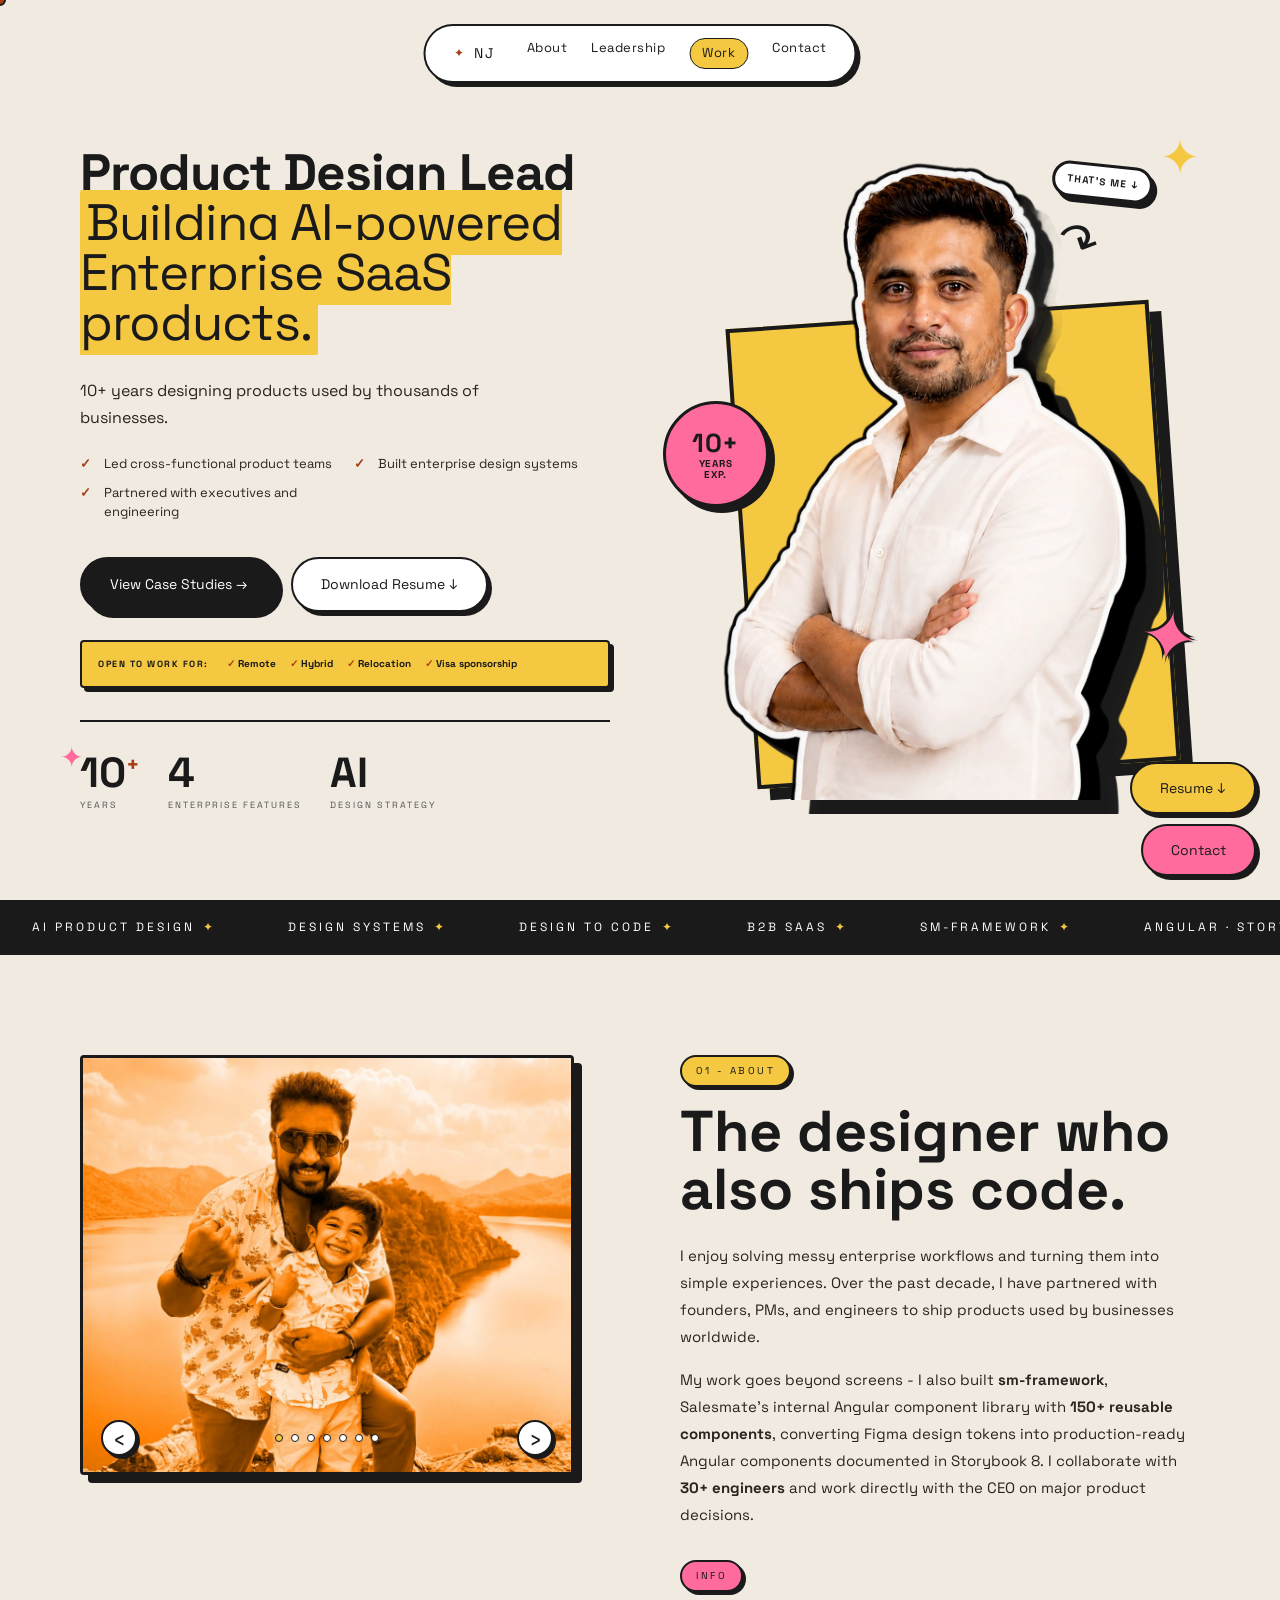
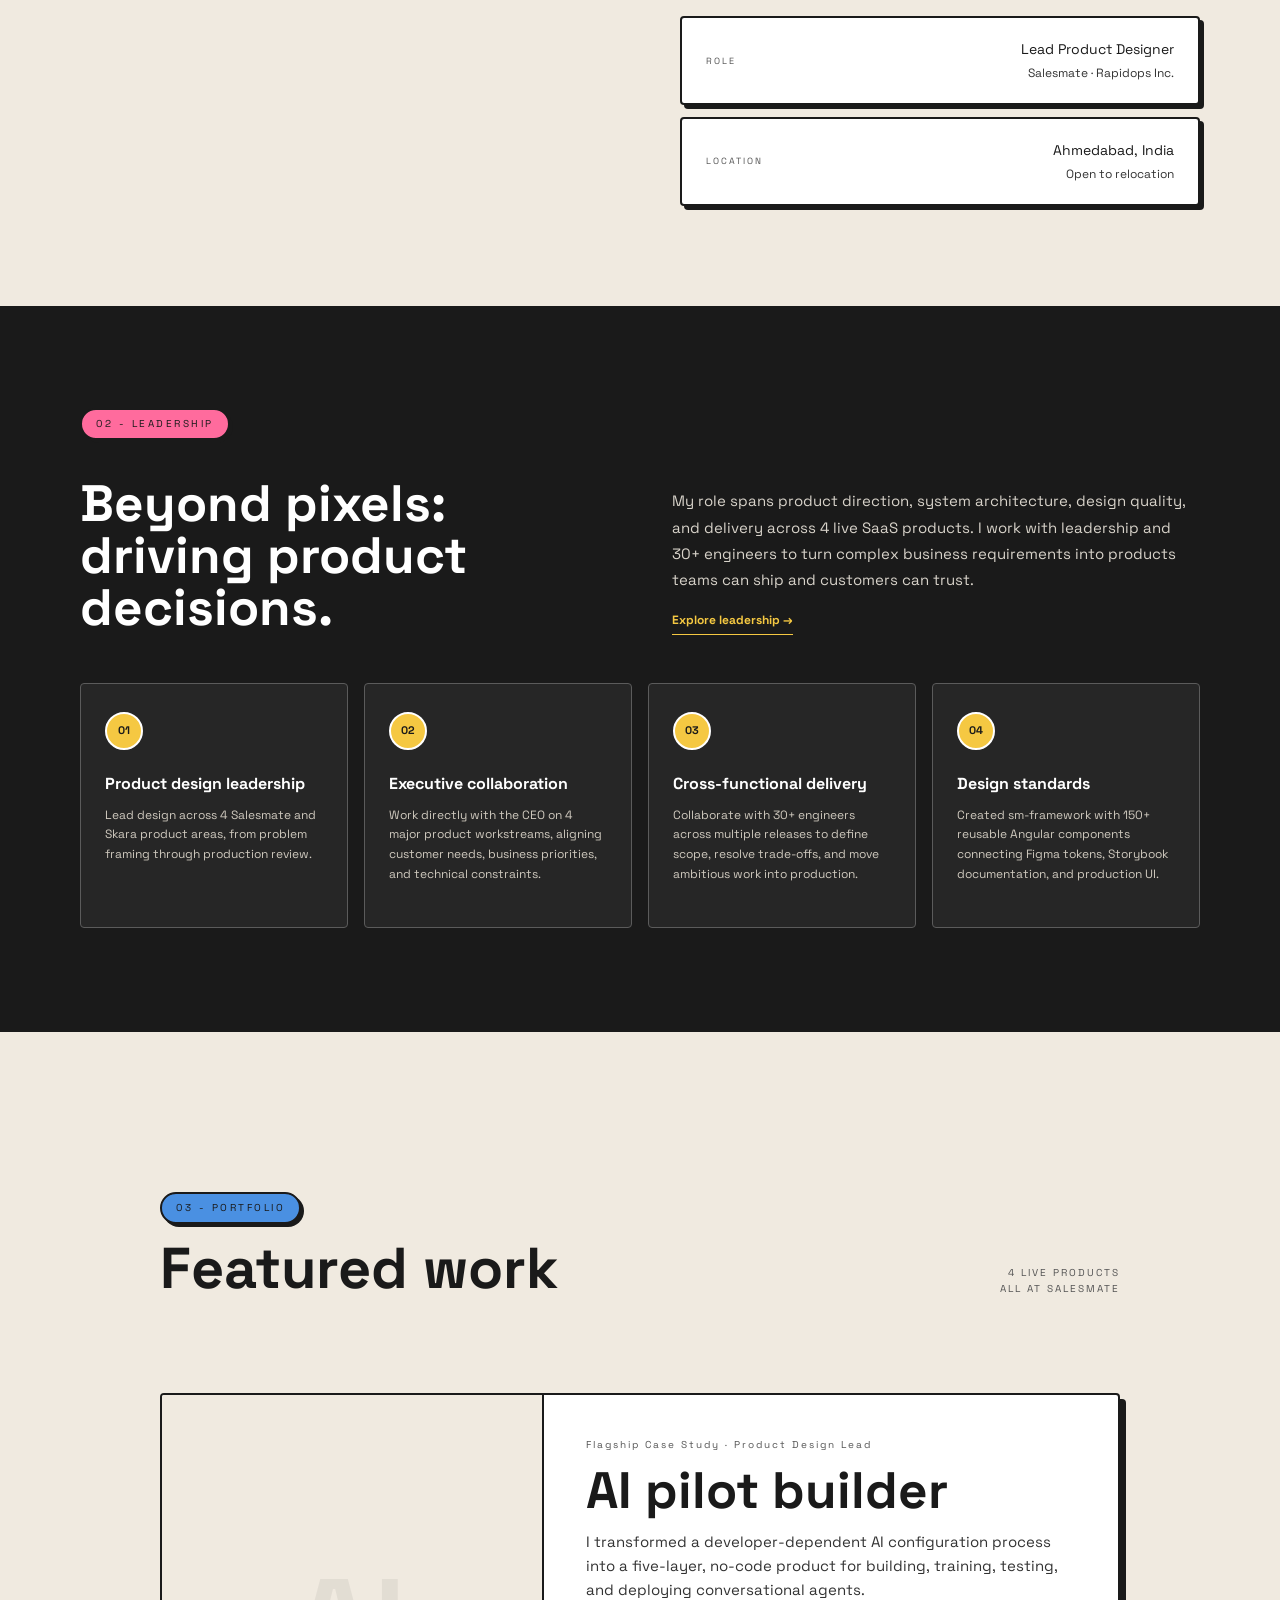
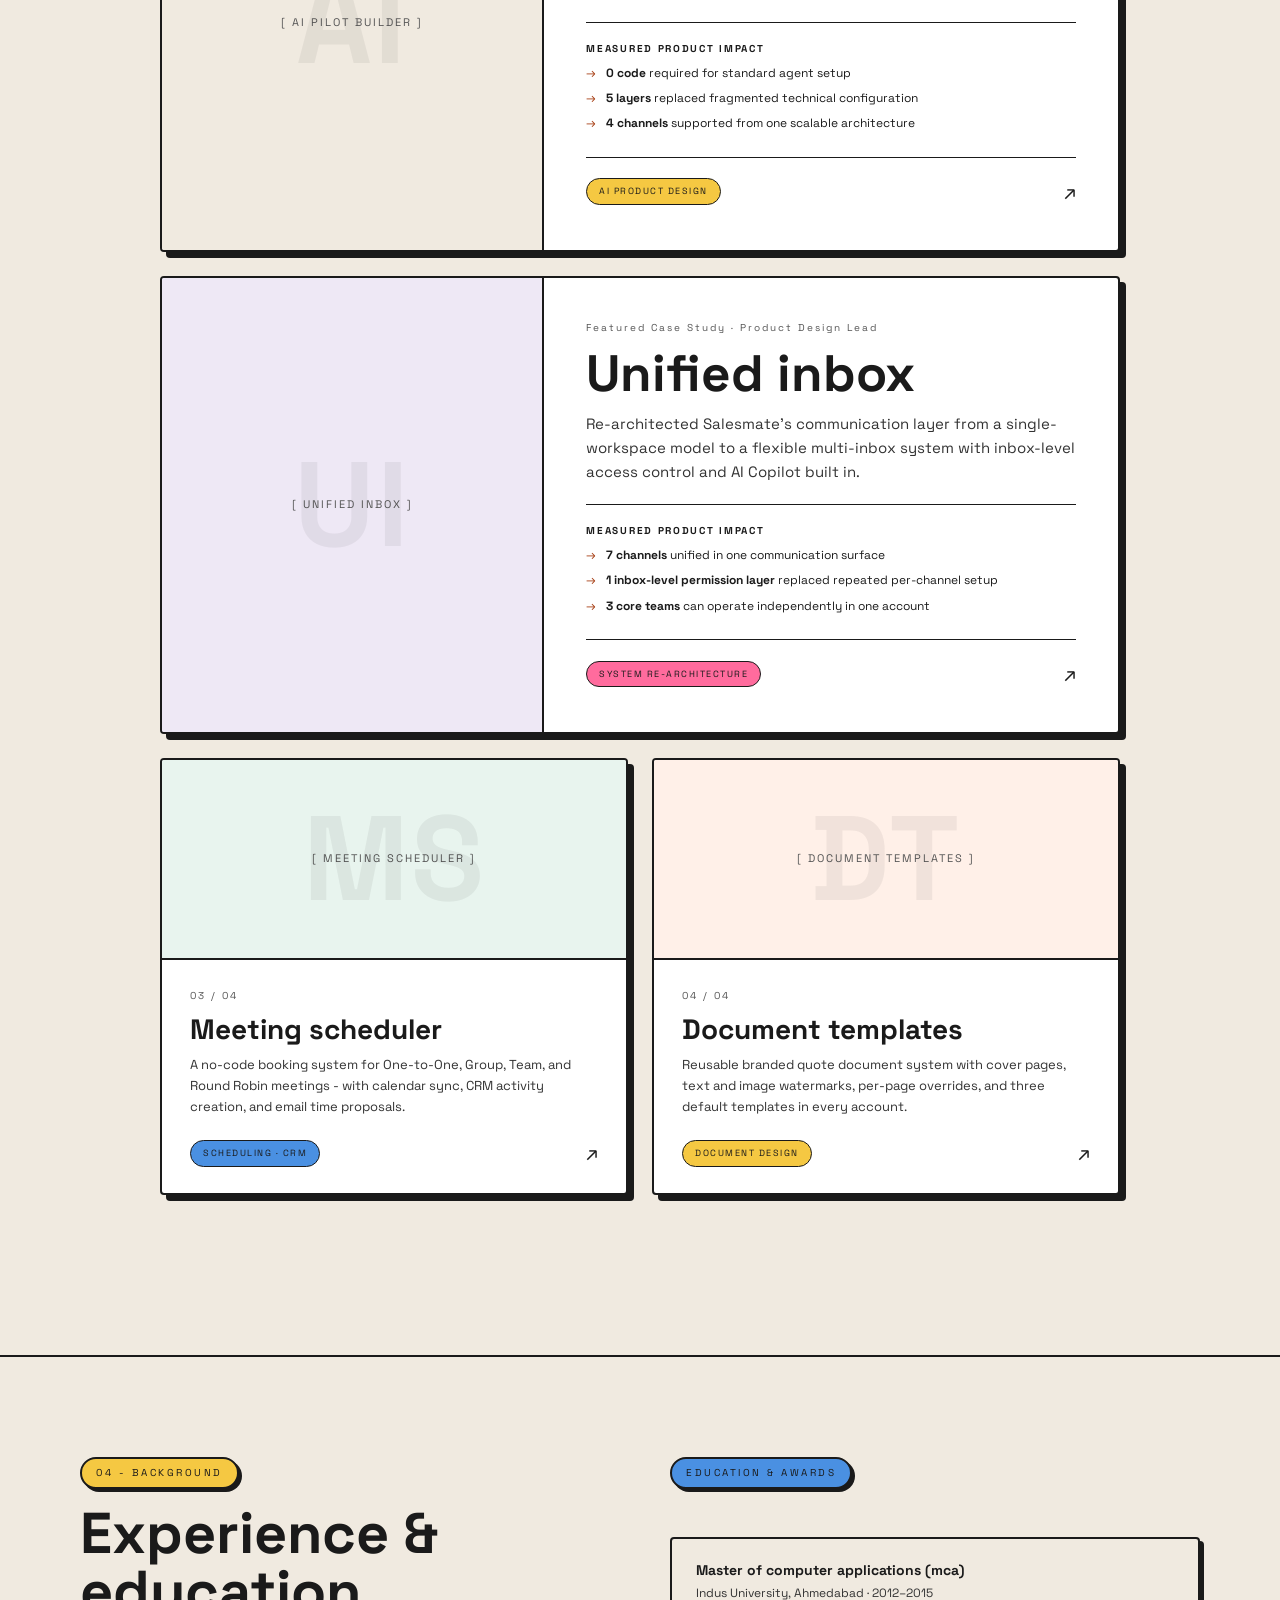
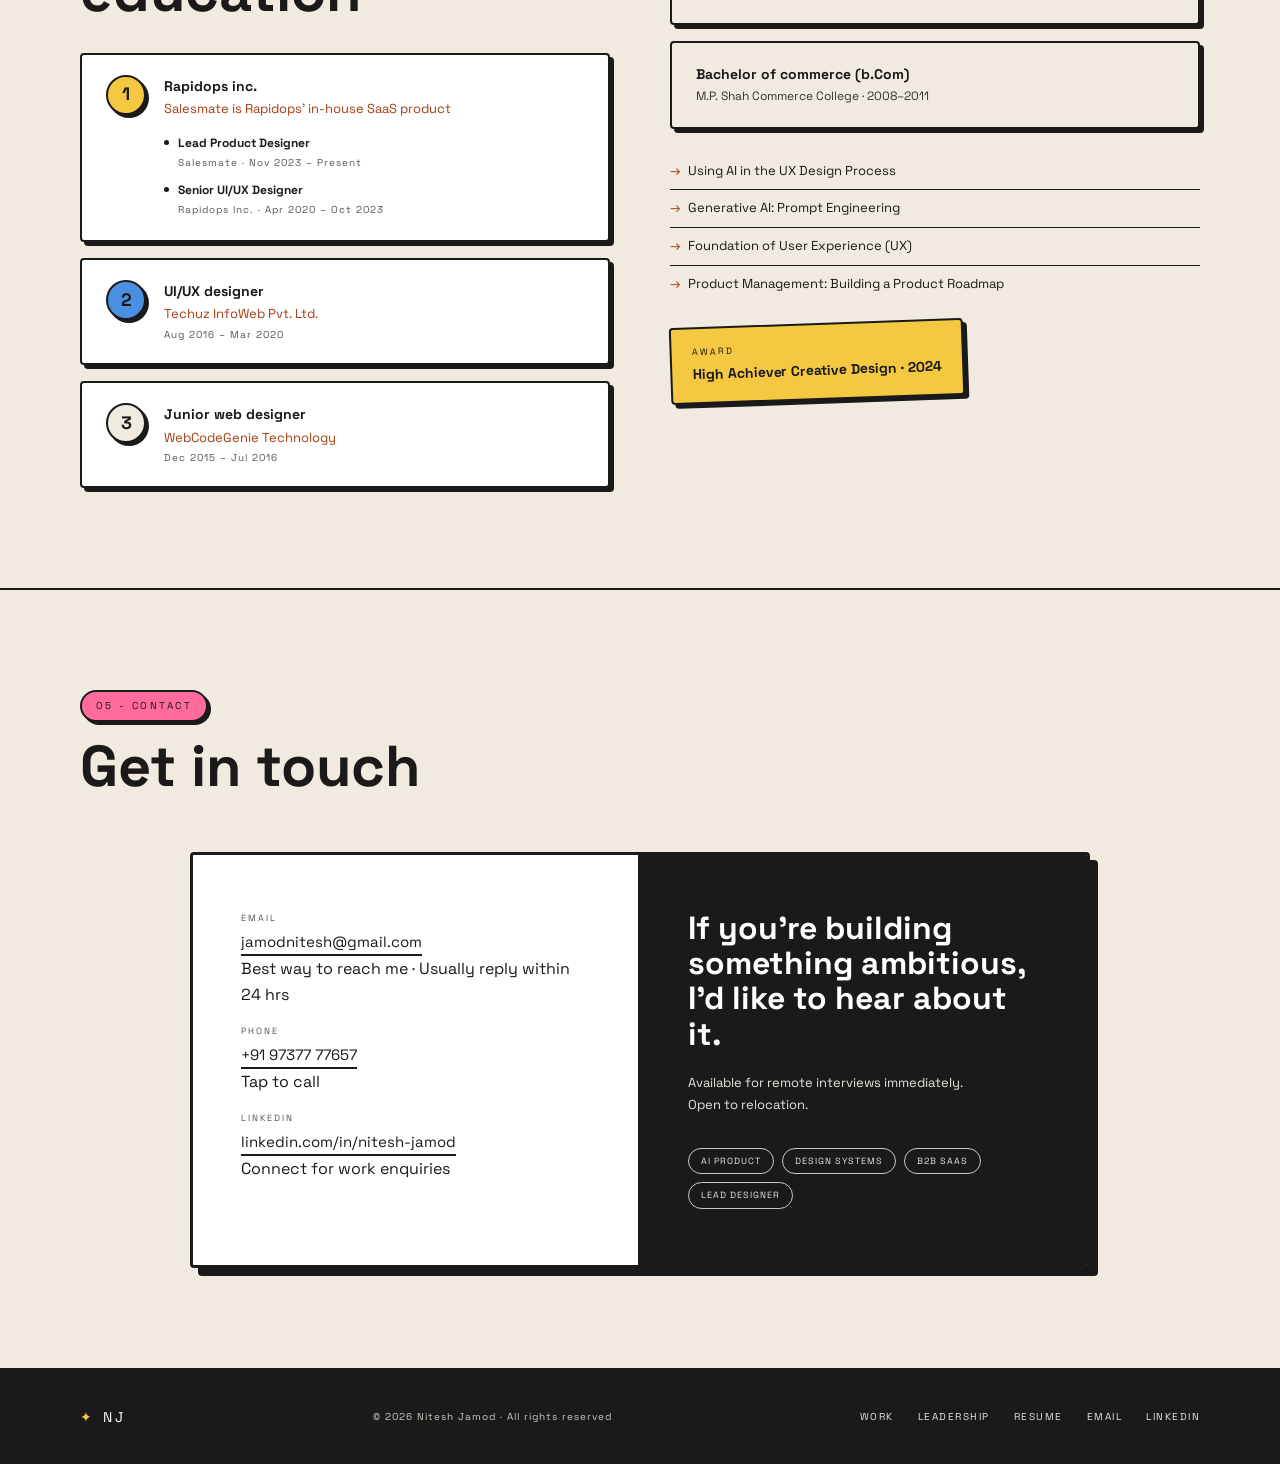
<file: index.html>
<!DOCTYPE html>
<html lang="en">
<head>
<meta charset="UTF-8">
<meta name="viewport" content="width=device-width, initial-scale=1.0">
<meta name="description" content="Nitesh Jamod — Lead Product Designer specialising in AI product design, design systems, and B2B SaaS. 10 years of experience. Open to relocation.">
<meta name="robots" content="index, follow">
<meta name="author" content="Nitesh Jamod">
<meta name="theme-color" content="#F0EAE0">

<meta property="og:title" content="Nitesh Jamod — Lead Product Designer">
<meta property="og:description" content="AI product design, design systems, and B2B SaaS. 10 years. Salesmate · Skara.">
<meta property="og:url" content="https://niteshjamod.com/">
<meta property="og:type" content="website">
<meta property="og:site_name" content="Nitesh Jamod Portfolio">
<meta property="og:locale" content="en_US">
<meta property="og:image" content="https://niteshjamod.com/assets/images/Nitesh_jamod_halfbody.webp">
<meta property="og:image:width" content="1200">
<meta property="og:image:height" content="630">

<meta name="twitter:card" content="summary_large_image">
<meta name="twitter:title" content="Nitesh Jamod — Lead Product Designer">
<meta name="twitter:description" content="AI product design, design systems, B2B SaaS. Based in Ahmedabad.">
<meta name="twitter:image" content="https://niteshjamod.com/assets/images/Nitesh_jamod_halfbody.webp">
<meta name="twitter:url" content="https://niteshjamod.com/">
<meta name="googlebot" content="index, follow, max-image-preview:large, max-snippet:-1, max-video-preview:-1">
<title>Nitesh Jamod — Lead Product Designer</title>
<link rel="icon" type="image/png" href="assets/images/NJ_fav_icon.png">
<link rel="canonical" href="https://niteshjamod.com/">
<link rel="preconnect" href="https://fonts.googleapis.com">
<link rel="preconnect" href="https://fonts.gstatic.com" crossorigin>
<link href="https://fonts.googleapis.com/css2?family=Space+Grotesk:wght@400;700&display=swap" rel="stylesheet">
<link rel="stylesheet" href="assets/css/styles.css?v=b128454">
</head>
<body>

<div class="cur" id="cur"></div>

<!-- NAV -->
<nav>
  <a href="#hero" class="nav-logo">NJ</a>
  <div class="nav-links">
    <a href="#about">About</a>
    <a href="leadership.html">Leadership</a>
    <a href="#projects" class="active">Work</a>
    <a href="#contact">Contact</a>
  </div>
</nav>

<div class="floating-actions" data-preserve-case aria-label="Quick actions" style="position:fixed;right:24px;bottom:24px;z-index:900;display:flex;flex-direction:column;align-items:flex-end;gap:10px;margin:0;padding:0">
  <a href="output/pdf/Nitesh-Jamod-CV2026.pdf" class="floating-action floating-action-resume" download style="display:inline-flex;align-items:center;justify-content:center;min-height:52px;padding:14px 28px;border:2px solid #1A1A1A;border-radius:99px;box-shadow:4px 4px 0 #1A1A1A;color:#1A1A1A;background:#F5C842;font-family:'Space Grotesk', sans-serif;font-size:14px;line-height:1;font-weight:400;letter-spacing:0;text-decoration:none;text-transform:none;white-space:nowrap">Resume ↓</a>
  <a href="#contact" class="floating-action floating-action-call" style="display:inline-flex;align-items:center;justify-content:center;min-height:52px;padding:14px 28px;border:2px solid #1A1A1A;border-radius:99px;box-shadow:4px 4px 0 #1A1A1A;color:#1A1A1A;background:#FF6B9D;font-family:'Space Grotesk', sans-serif;font-size:14px;line-height:1;font-weight:400;letter-spacing:0;text-decoration:none;text-transform:none;white-space:nowrap">Contact</a>
</div>

<!-- HERO -->
<section id="hero">
  <div class="hero-deco-star s1">✦</div>
  <div class="hero-deco-star s2">✦</div>

  <div class="hero-left">
    <h1 class="hero-title hero-title-recruiter" data-preserve-case>Product Design Lead<br><span class="hl-yellow">Building AI-powered Enterprise SaaS products.</span></h1>
    <p class="hero-body">
      10+ years designing products used by thousands of businesses.
    </p>
    <ul class="hero-proof" aria-label="Experience highlights">
      <li>Led cross-functional product teams</li>
      <li>Built enterprise design systems</li>
      <li>Partnered with executives and engineering</li>
    </ul>
    <div class="hero-ctas" data-preserve-case>
      <a href="#projects" class="btn-primary">View Case Studies →</a>
      <a href="output/pdf/Nitesh-Jamod-CV2026.pdf" class="btn-secondary" download>Download Resume ↓</a>
    </div>
    <div class="hero-availability" aria-label="Work authorization and availability">
      <strong>Open to work for:</strong>
      <span>✓ Remote</span><span>✓ Hybrid</span><span>✓ Relocation</span><span>✓ Visa sponsorship</span>
    </div>
    <div class="hero-stats">
      <div class="hstat"><div class="hstat-n">10<sup>+</sup></div><div class="hstat-l">Years</div></div>
      <div class="hstat"><div class="hstat-n">4</div><div class="hstat-l">Enterprise features</div></div>
      <div class="hstat"><div class="hstat-n">AI</div><div class="hstat-l">Design strategy</div></div>
    </div>
  </div>

  <div class="hero-right">
    <div class="photo-wrap">
      <div class="photo-arrow-label">That's me ↓</div>
      <div class="photo-arrow">↷</div>
      <div class="photo-frame" id="photo-frame">
        <img src="assets/images/Nitesh_jamod_halfbody.webp" alt="Nitesh Jamod" fetchpriority="high" decoding="async">
      </div>
      <div class="photo-badge"><strong>10+</strong>Years<br>Exp.</div>
    </div>
  </div>
</section>

<!-- TICKER -->
<div class="ticker">
  <div class="ticker-inner">
    <span class="ticker-item">AI PRODUCT DESIGN<span>✦</span></span>
    <span class="ticker-item">DESIGN SYSTEMS<span>✦</span></span>
    <span class="ticker-item">DESIGN TO CODE<span>✦</span></span>
    <span class="ticker-item">B2B SAAS<span>✦</span></span>
    <span class="ticker-item">SM-FRAMEWORK<span>✦</span></span>
    <span class="ticker-item">ANGULAR · STORYBOOK<span>✦</span></span>
    <span class="ticker-item">FIGMA<span>✦</span></span>
    <span class="ticker-item">10+ YEARS<span>✦</span></span>
    <span class="ticker-item">AI PRODUCT DESIGN<span>✦</span></span>
    <span class="ticker-item">DESIGN SYSTEMS<span>✦</span></span>
    <span class="ticker-item">DESIGN TO CODE<span>✦</span></span>
    <span class="ticker-item">B2B SAAS<span>✦</span></span>
    <span class="ticker-item">SM-FRAMEWORK<span>✦</span></span>
    <span class="ticker-item">ANGULAR · STORYBOOK<span>✦</span></span>
    <span class="ticker-item">FIGMA<span>✦</span></span>
    <span class="ticker-item">10+ YEARS<span>✦</span></span>
  </div>
</div>

<!-- ABOUT -->
<section id="about">
  <div class="about-photo-wrap about-carousel rv" aria-label="Nitesh Jamod photo carousel">
    <div class="about-carousel-track">
      <img src="assets/images/about-carousel/about-1.webp" width="494" height="420" alt="Nitesh Jamod about image 1" class="about-carousel-slide is-active" fetchpriority="high" decoding="async">
      <img src="assets/images/about-carousel/about-2.webp" width="494" height="420" alt="Nitesh Jamod about image 2" class="about-carousel-slide" loading="lazy" decoding="async">
      <img src="assets/images/about-carousel/about-3.webp" width="494" height="420" alt="Nitesh Jamod about image 3" class="about-carousel-slide" loading="lazy" decoding="async">
      <img src="assets/images/about-carousel/about-4.webp" width="494" height="420" alt="Nitesh Jamod about image 4" class="about-carousel-slide" loading="lazy" decoding="async">
      <img src="assets/images/about-carousel/about-5.webp" width="494" height="420" alt="Nitesh Jamod about image 5" class="about-carousel-slide" loading="lazy" decoding="async">
      <img src="assets/images/about-carousel/about-6.webp" width="494" height="420" alt="Nitesh Jamod about image 6" class="about-carousel-slide" loading="lazy" decoding="async">
      <img src="assets/images/about-carousel/about-7.webp" width="494" height="420" alt="Nitesh Jamod about image 7" class="about-carousel-slide" loading="lazy" decoding="async">
    </div>
    <div class="about-carousel-controls" aria-label="Carousel controls">
      <button type="button" class="about-carousel-btn" data-about-carousel="prev" aria-label="Previous image">‹</button>
      <div class="about-carousel-dots" aria-label="Carousel pagination"></div>
      <button type="button" class="about-carousel-btn" data-about-carousel="next" aria-label="Next image">›</button>
    </div>
  </div>
  <div class="about-right rv d2">
    <span class="s-label yellow">01 - About</span>
    <h2 class="s-title" style="margin-bottom:24px">The designer who also ships code.</h2>
    <p style="font-size:15px;color:#2A2420;line-height:1.8;margin-bottom:16px">
      I enjoy solving messy enterprise workflows and turning them into simple experiences. Over the past decade, I have partnered with founders, PMs, and engineers to ship products used by businesses worldwide.
    </p>
    <p style="font-size:15px;color:#2A2420;line-height:1.8;margin-bottom:32px">
      My work goes beyond screens - I also built <strong>sm-framework</strong>, Salesmate's internal Angular component library with <strong>150+ reusable components</strong>, converting Figma design tokens into production-ready Angular components documented in Storybook 8. I collaborate with <strong>30+ engineers</strong> and work directly with the CEO on major product decisions.
    </p>
    <span class="s-label pink" style="margin-bottom:24px">Info</span>
    <div style="display:flex;flex-direction:column;gap:12px">
      <div style="background:var(--white);border:2px solid var(--black);box-shadow:var(--shadow);padding:20px 24px;border-radius:4px;display:flex;justify-content:space-between;align-items:center;transition:transform .15s,box-shadow .15s" onmouseover="this.style.transform='translate(-2px,-2px)';this.style.boxShadow='6px 6px 0 #1A1A1A'" onmouseout="this.style.transform='';this.style.boxShadow='4px 4px 0 #1A1A1A'">
        <span style="font-family:'Space Grotesk', sans-serif;font-size:9px;letter-spacing:2px;text-transform:uppercase;color:#555">Role</span>
        <span style="font-size:14px;font-weight:400;text-align:right">Lead Product Designer<br><span style="font-weight:400;color:#333333;font-size:12px">Salesmate · Rapidops Inc.</span></span>
      </div>
      <div style="background:var(--white);border:2px solid var(--black);box-shadow:var(--shadow);padding:20px 24px;border-radius:4px;display:flex;justify-content:space-between;align-items:center;transition:transform .15s,box-shadow .15s" onmouseover="this.style.transform='translate(-2px,-2px)';this.style.boxShadow='6px 6px 0 #1A1A1A'" onmouseout="this.style.transform='';this.style.boxShadow='4px 4px 0 #1A1A1A'">
        <span style="font-family:'Space Grotesk', sans-serif;font-size:9px;letter-spacing:2px;text-transform:uppercase;color:#555">Location</span>
        <span style="font-size:14px;font-weight:400;text-align:right">Ahmedabad, India<br><span style="font-weight:400;color:#333333;font-size:12px">Open to relocation</span></span>
      </div>
    </div>
  </div>
</section>

<!-- LEADERSHIP -->
<section id="leadership">
  <div class="leadership-intro rv">
    <span class="s-label pink">02 - Leadership</span>
    <h2 class="s-title">Beyond pixels: driving product decisions.</h2>
    <div class="leadership-copy"><p>My role spans product direction, system architecture, design quality, and delivery across 4 live SaaS products. I work with leadership and 30+ engineers to turn complex business requirements into products teams can ship and customers can trust.</p><a href="leadership.html" class="leadership-page-link">Explore leadership →</a></div>
  </div>
  <div class="leadership-grid">
    <article class="leadership-card rv"><span>01</span><h3>Product Design Leadership</h3><p>Lead design across 4 Salesmate and Skara product areas, from problem framing through production review.</p></article>
    <article class="leadership-card rv d1"><span>02</span><h3>Executive Collaboration</h3><p>Work directly with the CEO on 4 major product workstreams, aligning customer needs, business priorities, and technical constraints.</p></article>
    <article class="leadership-card rv d2"><span>03</span><h3>Cross-functional Delivery</h3><p>Collaborate with 30+ engineers across multiple releases to define scope, resolve trade-offs, and move ambitious work into production.</p></article>
    <article class="leadership-card rv d3"><span>04</span><h3>Design Standards</h3><p>Created sm-framework with 150+ reusable Angular components connecting Figma tokens, Storybook documentation, and production UI.</p></article>
  </div>
</section>

<!-- PROJECTS -->
<section id="projects" style="border-top:2px solid var(--black)">
  <div style="padding:80px 80px 48px;max-width:1300px;margin:0 auto">
    <div class="section-header rv">
      <div>
        <span class="s-label blue">03 - Portfolio</span>
        <h2 class="s-title">Featured Work</h2>
      </div>
      <p style="font-family:'Space Grotesk', sans-serif;font-size:10px;letter-spacing:2px;text-transform:uppercase;color:#555;text-align:right">4 live products<br>All at Salesmate</p>
    </div>
  </div>
  <div class="proj-grid" style="padding:0 80px 80px;max-width:1300px;margin:0 auto">

    <a href="work/ai-pilot.html" class="proj-card proj-card-featured rv">
      <div class="proj-img">
        <div class="proj-img-bg">AI</div>
        <span>[ AI Pilot Builder ]</span>
      </div>
      <div class="proj-body">
        <div class="proj-num">Flagship Case Study · Product Design Lead</div>
        <div class="proj-title">AI Pilot Builder</div>
        <div class="proj-desc">I transformed a developer-dependent AI configuration process into a five-layer, no-code product for building, training, testing, and deploying conversational agents.</div>
        <div class="proj-impact"><strong>Measured product impact</strong><span><b>0 code</b> required for standard agent setup</span><span><b>5 layers</b> replaced fragmented technical configuration</span><span><b>4 channels</b> supported from one scalable architecture</span></div>
        <div class="proj-footer">
          <span class="proj-tag" style="background:var(--yellow)">AI Product Design</span>
          <span class="proj-arrow">↗</span>
        </div>
      </div>
    </a>

    <a href="work/unified-inbox.html" class="proj-card proj-card-featured rv d1">
      <div class="proj-img" style="background:#EEE8F5">
        <div class="proj-img-bg">UI</div>
        <span>[ Unified Inbox ]</span>
      </div>
      <div class="proj-body">
        <div class="proj-num">Featured Case Study · Product Design Lead</div>
        <div class="proj-title">Unified Inbox</div>
        <div class="proj-desc">Re-architected Salesmate's communication layer from a single-workspace model to a flexible multi-inbox system with inbox-level access control and AI Copilot built in.</div>
        <div class="proj-impact"><strong>Measured product impact</strong><span><b>7 channels</b> unified in one communication surface</span><span><b>1 inbox-level permission layer</b> replaced repeated per-channel setup</span><span><b>3 core teams</b> can operate independently in one account</span></div>
        <div class="proj-footer">
          <span class="proj-tag" style="background:var(--pink);color:var(--black)">System Re-architecture</span>
          <span class="proj-arrow">↗</span>
        </div>
      </div>
    </a>

    <a href="work/meeting-scheduler.html" class="proj-card rv">
      <div class="proj-img" style="background:#E8F4EE">
        <div class="proj-img-bg">MS</div>
        <span>[ Meeting Scheduler ]</span>
      </div>
      <div class="proj-body">
        <div class="proj-num">03 / 04</div>
        <div class="proj-title">Meeting Scheduler</div>
        <div class="proj-desc">A no-code booking system for One-to-One, Group, Team, and Round Robin meetings - with calendar sync, CRM activity creation, and email time proposals.</div>
        <div class="proj-footer">
          <span class="proj-tag" style="background:var(--blue);color:var(--black)">Scheduling · CRM</span>
          <span class="proj-arrow">↗</span>
        </div>
      </div>
    </a>

    <a href="work/document-templates.html" class="proj-card rv d1">
      <div class="proj-img" style="background:#FFF0E8">
        <div class="proj-img-bg">DT</div>
        <span>[ Document Templates ]</span>
      </div>
      <div class="proj-body">
        <div class="proj-num">04 / 04</div>
        <div class="proj-title">Document Templates</div>
        <div class="proj-desc">Reusable branded quote document system with cover pages, text and image watermarks, per-page overrides, and three default templates in every account.</div>
        <div class="proj-footer">
          <span class="proj-tag" style="background:var(--yellow)">Document Design</span>
          <span class="proj-arrow">↗</span>
        </div>
      </div>
    </a>

  </div>
</section>

<!-- BACKGROUND -->
<section id="background">
  <div class="bg-inner">
    <div class="rv">
      <span class="s-label yellow">04 - Background</span>
      <h2 class="s-title" style="margin-bottom:0">Experience & Education</h2>
      <div class="exp-items" style="margin-top:32px">
        <div class="exp-card exp-card-group rv">
          <div class="exp-badge" style="background:var(--yellow)">1</div>
          <div class="exp-body">
            <div class="exp-role">Rapidops Inc.</div>
            <div class="exp-co">Salesmate is Rapidops' in-house SaaS product</div>
            <div class="exp-track">
              <div class="exp-track-item">
                <div class="exp-track-role">Lead Product Designer</div>
                <div class="exp-dt">Salesmate · Nov 2023 – Present</div>
              </div>
              <div class="exp-track-item">
                <div class="exp-track-role">Senior UI/UX Designer</div>
                <div class="exp-dt">Rapidops Inc. · Apr 2020 – Oct 2023</div>
              </div>
            </div>
          </div>
        </div>
        <div class="exp-card rv d1"><div class="exp-badge" style="background:var(--blue)">2</div><div><div class="exp-role">UI/UX Designer</div><div class="exp-co">Techuz InfoWeb Pvt. Ltd.</div><div class="exp-dt">Aug 2016 – Mar 2020</div></div></div>
        <div class="exp-card rv d2"><div class="exp-badge" style="background:var(--cream)">3</div><div><div class="exp-role">Junior Web Designer</div><div class="exp-co">WebCodeGenie Technology</div><div class="exp-dt">Dec 2015 – Jul 2016</div></div></div>
      </div>
    </div>
    <div class="rv d2">
      <span class="s-label blue">Education & Awards</span>
      <div class="edu-items">
        <div class="edu-card"><div class="edu-deg">Master of Computer Applications (MCA)</div><div class="edu-sch">Indus University, Ahmedabad · 2012–2015</div></div>
        <div class="edu-card"><div class="edu-deg">Bachelor of Commerce (B.Com)</div><div class="edu-sch">M.P. Shah Commerce College · 2008–2011</div></div>
      </div>
      <ul class="cert-list" style="margin-top:24px">
        <li>Using AI in the UX Design Process</li>
        <li>Generative AI: Prompt Engineering</li>
        <li>Foundation of User Experience (UX)</li>
        <li>Product Management: Building a Product Roadmap</li>
      </ul>
      <div class="award-sticky">
        <div class="aw-label">Award</div>
        <div class="aw-val">High Achiever Creative Design · 2024</div>
      </div>
    </div>
  </div>
</section>

<!-- CONTACT -->
<section id="contact" style="border-top:2px solid var(--black)">
  <div style="max-width:1140px;margin:0 auto">
    <div class="rv"><span class="s-label pink">05 - Contact</span></div>
    <h2 class="s-title rv d1">GET IN TOUCH</h2>
    <div class="contact-card rv d2">
      <div class="contact-left">
        <div class="contact-links">
          <div class="ci-row">
            <div class="ci-l">EMAIL</div>
            <a href="mailto:jamodnitesh@gmail.com" class="ci-v">jamodnitesh@gmail.com</a>
            <div class="ci-note">Best way to reach me · Usually reply within 24 hrs</div>
          </div>
          <div class="ci-row">
            <div class="ci-l">PHONE</div>
            <a href="tel:+919737777657" class="ci-v">+91 97377 77657</a>
            <div class="ci-note">Tap to call</div>
          </div>
          <div class="ci-row">
            <div class="ci-l">LINKEDIN</div>
            <a href="https://linkedin.com/in/nitesh-jamod" target="_blank" class="ci-v">linkedin.com/in/nitesh-jamod</a>
            <div class="ci-note">Connect for work enquiries</div>
          </div>
        </div>
      </div>
      <div class="contact-right">
        <div class="contact-big">IF YOU'RE BUILDING<br>SOMETHING AMBITIOUS,<br>I'D LIKE TO HEAR ABOUT IT.</div>
        <div class="contact-body">Available for remote interviews immediately.<br>Open to relocation.</div>
        <div class="contact-tags">
          <span class="contact-tag">AI PRODUCT</span>
          <span class="contact-tag">DESIGN SYSTEMS</span>
          <span class="contact-tag">B2B SAAS</span>
          <span class="contact-tag">LEAD DESIGNER</span>
        </div>
      </div>
    </div>
  </div>
</section>

<footer>
  <a href="#hero" class="f-logo">NJ</a>
  <div class="f-copy">© 2026 Nitesh Jamod · All rights reserved</div>
  <div class="f-links">
    <a href="#projects">Work</a>
    <a href="leadership.html">Leadership</a>
    <a href="output/pdf/Nitesh-Jamod-CV2026.pdf" download>Resume</a>
    <a href="mailto:jamodnitesh@gmail.com">Email</a>
    <a href="https://linkedin.com/in/nitesh-jamod" target="_blank">LinkedIn</a>
  </div>
</footer>

<script src="assets/js/script.js?v=b128454"></script>
<script type="application/ld+json">
{
  "@context": "https://schema.org",
  "@type": "Person",
  "name": "Nitesh Jamod",
  "jobTitle": "Lead Product Designer",
  "url": "https://niteshjamod.com",
  "email": "jamodnitesh@gmail.com",
  "address": {
    "@type": "PostalAddress",
    "addressLocality": "Ahmedabad",
    "addressCountry": "IN"
  },
  "knowsAbout": [
    "AI Product Design",
    "Design Systems",
    "B2B SaaS",
    "UX Strategy",
    "Product Design"
  ],
  "sameAs": [
    "https://linkedin.com/in/nitesh-jamod"
  ]
}
</script>
<script type="application/ld+json">
{
  "@context": "https://schema.org",
  "@type": "WebSite",
  "name": "Nitesh Jamod Portfolio",
  "url": "https://niteshjamod.com/",
  "inLanguage": "en"
}
</script>
</body>
</html>
</file>
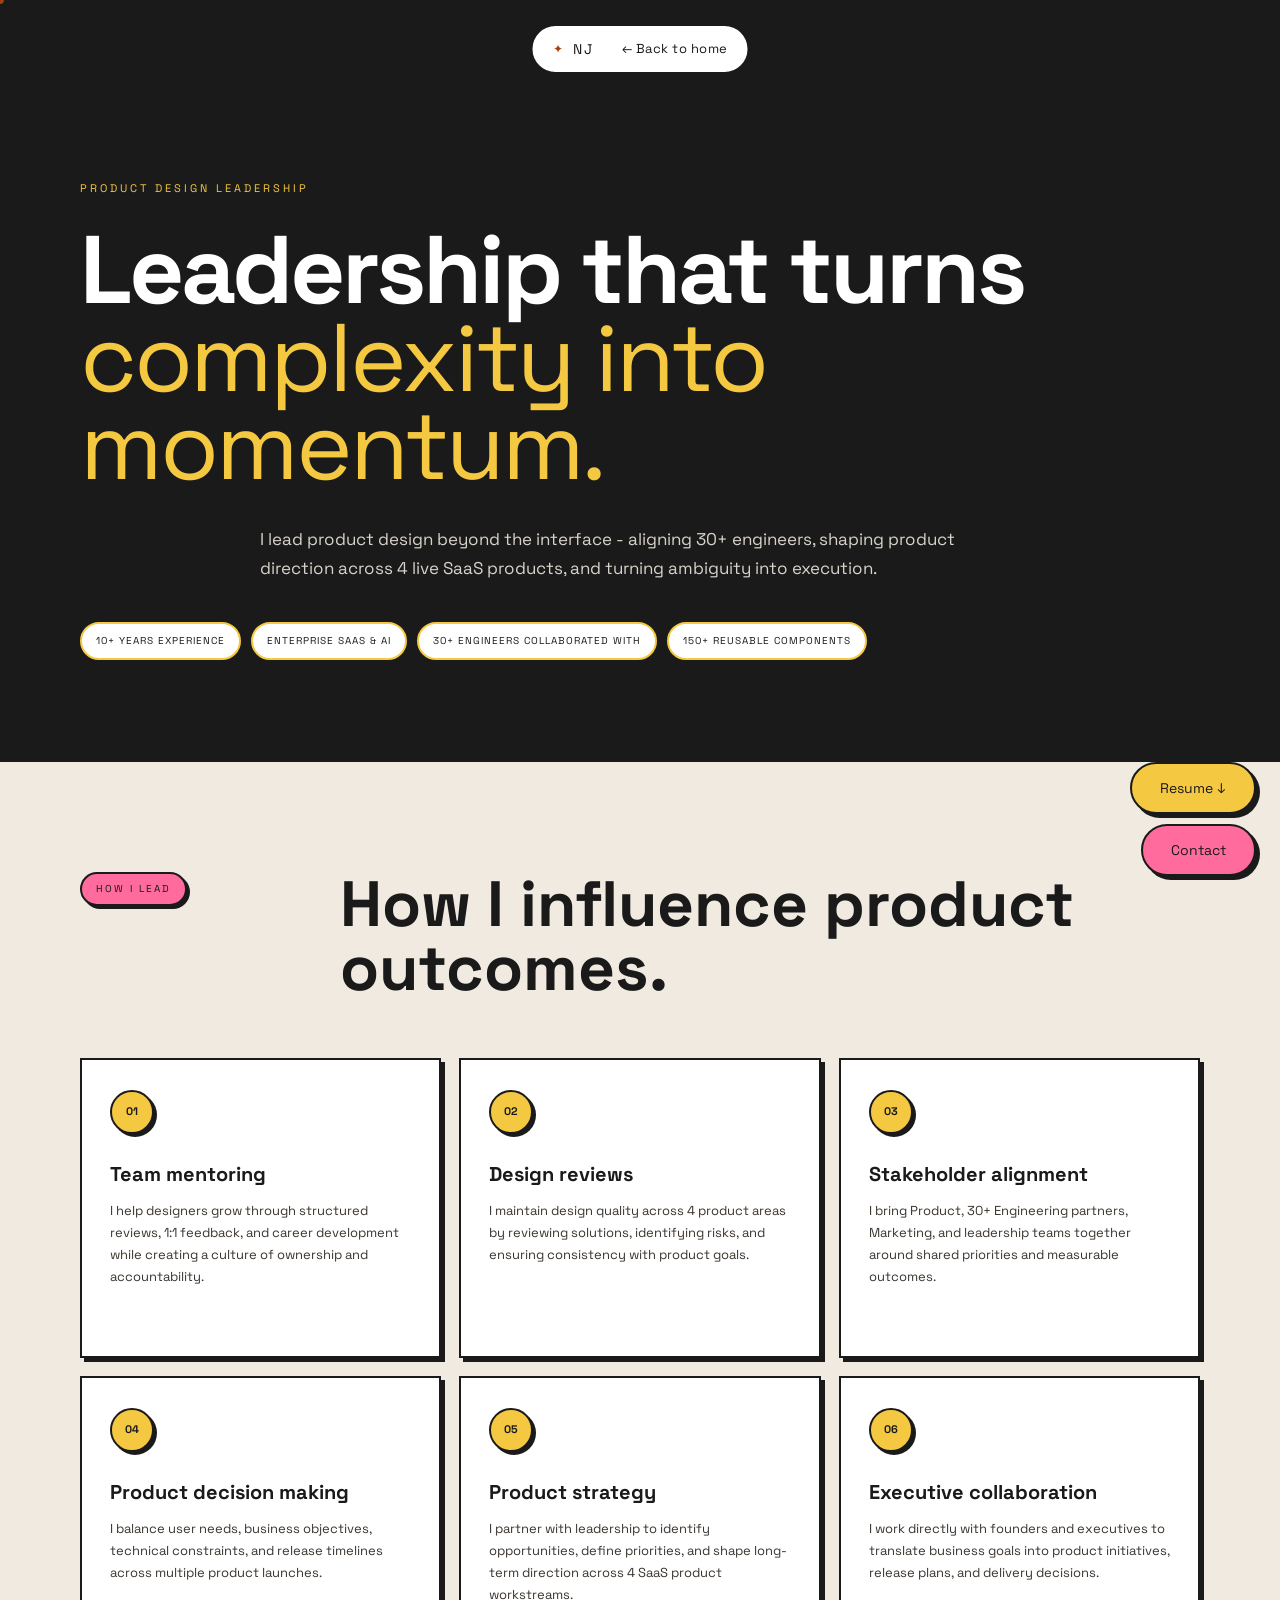
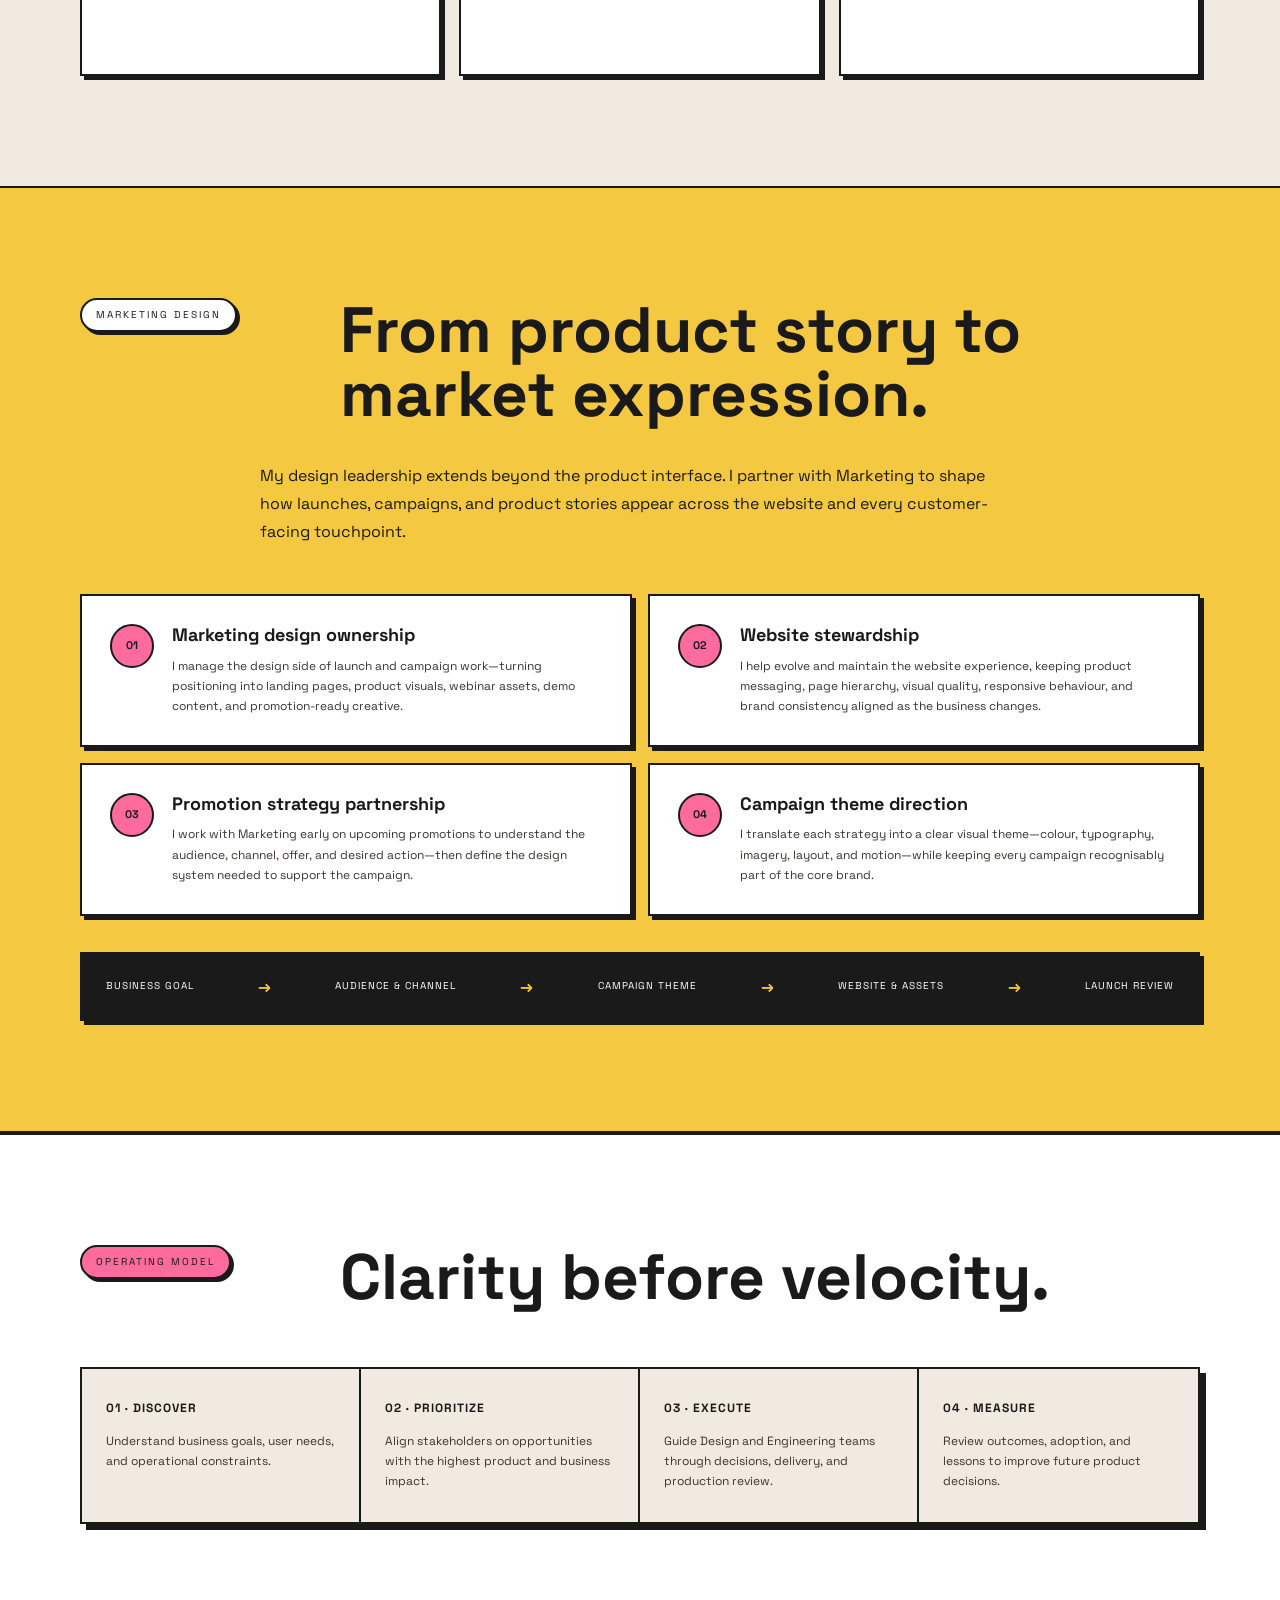
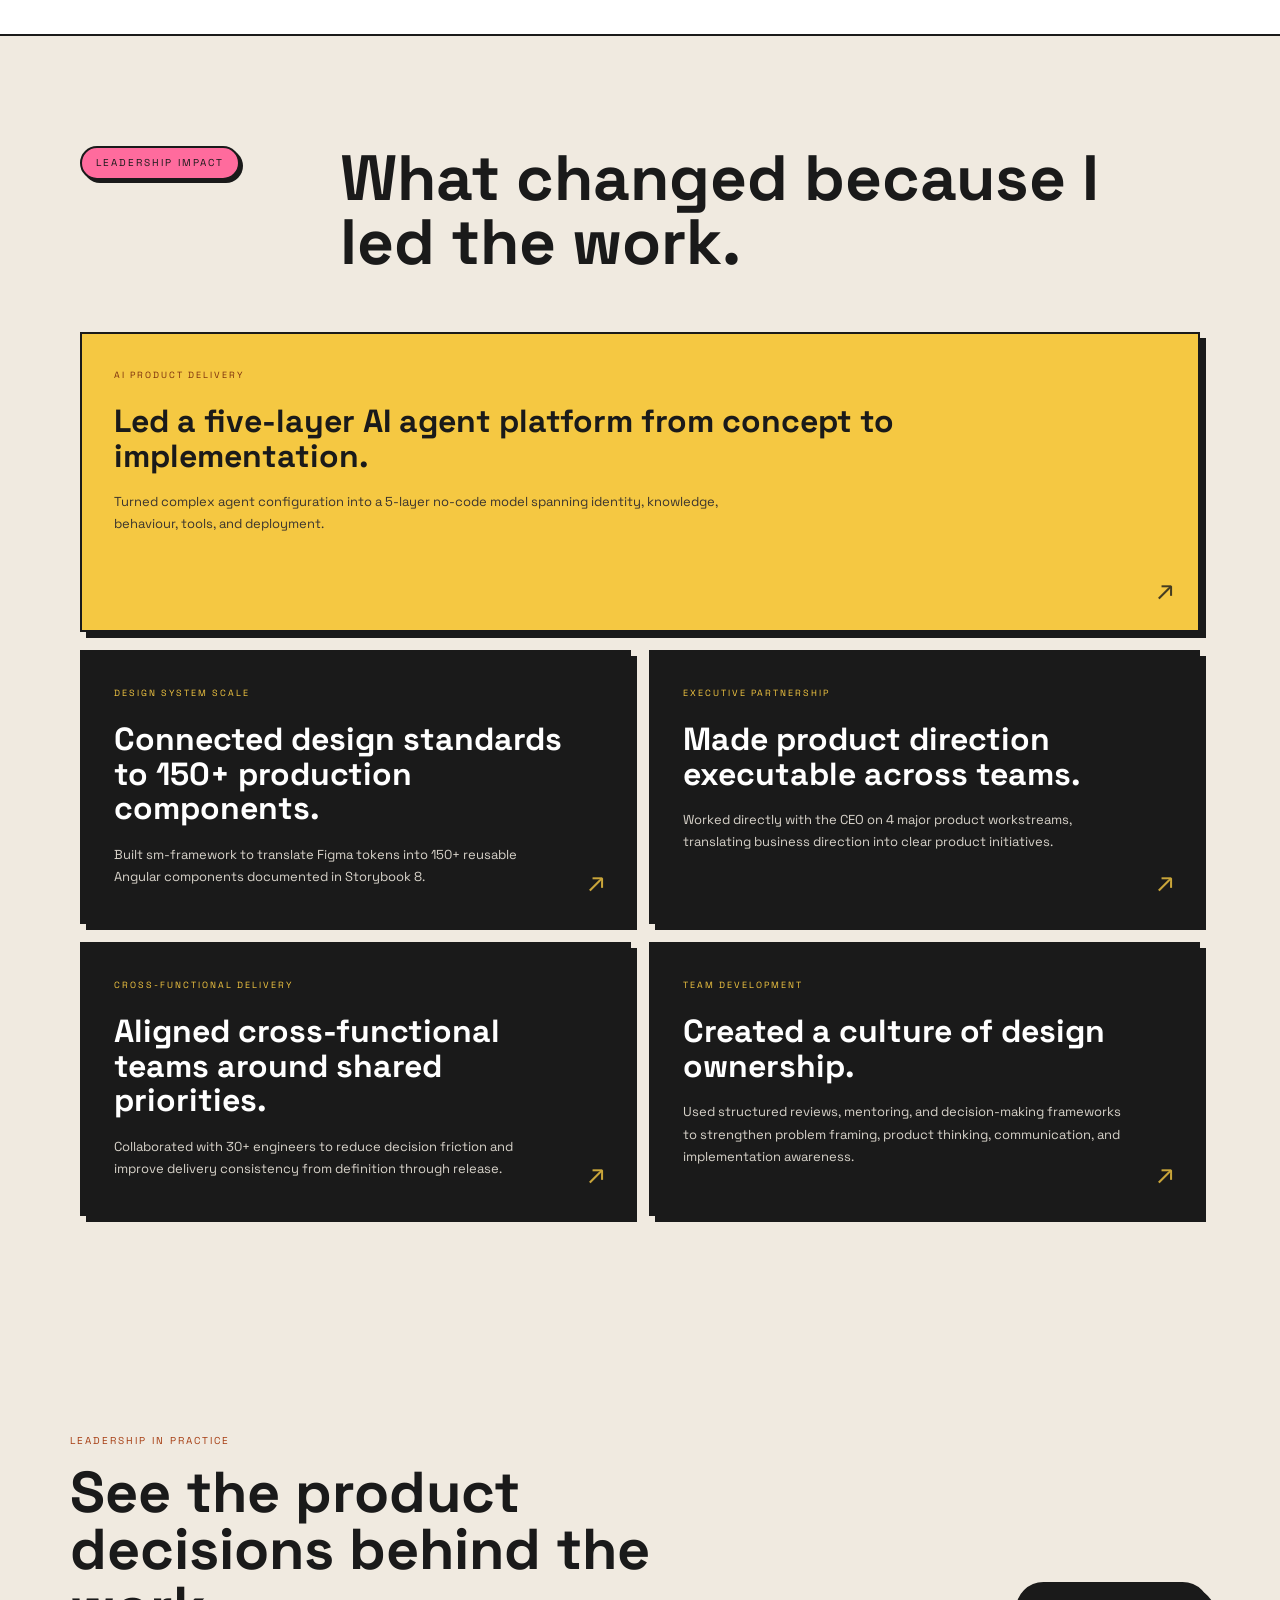
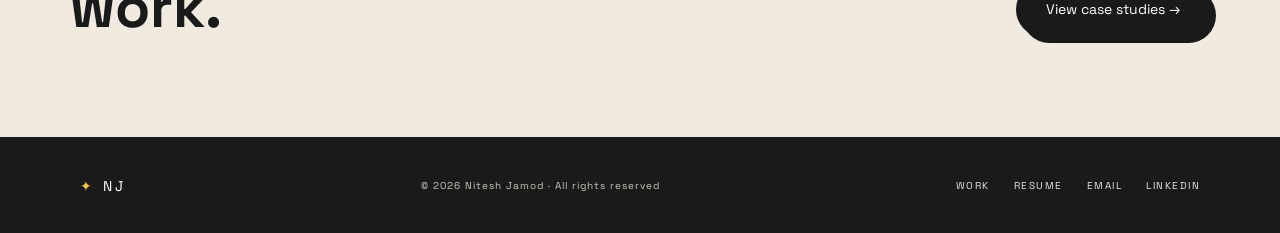
<file: leadership.html>
<!DOCTYPE html>
<html lang="en">
<head>
<meta charset="UTF-8">
<meta name="viewport" content="width=device-width, initial-scale=1.0">
<meta name="description" content="Leadership approach of Nitesh Jamod, Product Design Lead specialising in AI, enterprise SaaS, product strategy, mentoring, marketing design, and cross-functional delivery.">
<meta name="robots" content="index, follow">
<meta name="author" content="Nitesh Jamod">
<meta name="theme-color" content="#F0EAE0">
<meta property="og:title" content="Leadership — Nitesh Jamod">
<meta property="og:description" content="How I lead product design across AI, enterprise SaaS, design systems, and cross-functional delivery.">
<meta property="og:url" content="https://niteshjamod.com/leadership.html">
<meta property="og:type" content="website">
<meta property="og:image" content="https://niteshjamod.com/assets/images/Nitesh_jamod_halfbody.webp">
<title>Leadership — Nitesh Jamod</title>
<link rel="icon" type="image/png" href="assets/images/NJ_fav_icon.png">
<link rel="canonical" href="https://niteshjamod.com/leadership.html">
<link rel="preconnect" href="https://fonts.googleapis.com">
<link rel="preconnect" href="https://fonts.gstatic.com" crossorigin>
<link href="https://fonts.googleapis.com/css2?family=Space+Grotesk:wght@400;700&display=swap" rel="stylesheet">
<link rel="stylesheet" href="assets/css/styles.css?v=b128454">
</head>
<body id="leadership-page">

<div class="cur" id="cur"></div>

<nav class="leadership-nav leadership-nav-compact">
  <a href="index.html" class="nav-logo">NJ</a>
  <a href="index.html" class="leadership-back">← Back to home</a>
</nav>

<div class="floating-actions" data-preserve-case aria-label="Quick actions" style="position:fixed;right:24px;bottom:24px;z-index:900;display:flex;flex-direction:column;align-items:flex-end;gap:10px;margin:0;padding:0">
  <a href="output/pdf/Nitesh-Jamod-CV2026.pdf" class="floating-action floating-action-resume" download style="display:inline-flex;align-items:center;justify-content:center;min-height:52px;padding:14px 28px;border:2px solid #1A1A1A;border-radius:99px;box-shadow:4px 4px 0 #1A1A1A;color:#1A1A1A;background:#F5C842;font-family:'Space Grotesk', sans-serif;font-size:14px;line-height:1;font-weight:400;letter-spacing:0;text-decoration:none;text-transform:none;white-space:nowrap">Resume ↓</a>
  <a href="index.html#contact" class="floating-action floating-action-call" style="display:inline-flex;align-items:center;justify-content:center;min-height:52px;padding:14px 28px;border:2px solid #1A1A1A;border-radius:99px;box-shadow:4px 4px 0 #1A1A1A;color:#1A1A1A;background:#FF6B9D;font-family:'Space Grotesk', sans-serif;font-size:14px;line-height:1;font-weight:400;letter-spacing:0;text-decoration:none;text-transform:none;white-space:nowrap">Contact</a>
</div>

<main>
  <header class="leadership-page-hero">
    <div class="leadership-page-kicker">Product Design Leadership</div>
    <h1>Leadership that turns <span>complexity into momentum.</span></h1>
    <p>I lead product design beyond the interface - aligning 30+ engineers, shaping product direction across 4 live SaaS products, and turning ambiguity into execution.</p>
    <div class="leadership-page-proof">
      <span>10+ years experience</span>
      <span>Enterprise SaaS &amp; AI</span>
      <span>30+ engineers collaborated with</span>
      <span>150+ reusable components</span>
    </div>
  </header>

  <section class="leadership-principles" aria-labelledby="leadership-principles-title">
    <div class="leadership-section-head">
      <span>How I Lead</span>
      <h2 id="leadership-principles-title">How I influence product outcomes.</h2>
    </div>
    <div class="leadership-page-grid">
      <article class="leadership-page-card">
        <div class="leadership-page-card-number">01</div>
        <h3>Team Mentoring</h3>
        <p>I help designers grow through structured reviews, 1:1 feedback, and career development while creating a culture of ownership and accountability.</p>
      </article>
      <article class="leadership-page-card">
        <div class="leadership-page-card-number">02</div>
        <h3>Design Reviews</h3>
        <p>I maintain design quality across 4 product areas by reviewing solutions, identifying risks, and ensuring consistency with product goals.</p>
      </article>
      <article class="leadership-page-card">
        <div class="leadership-page-card-number">03</div>
        <h3>Stakeholder Alignment</h3>
        <p>I bring Product, 30+ Engineering partners, Marketing, and leadership teams together around shared priorities and measurable outcomes.</p>
      </article>
      <article class="leadership-page-card">
        <div class="leadership-page-card-number">04</div>
        <h3>Product Decision Making</h3>
        <p>I balance user needs, business objectives, technical constraints, and release timelines across multiple product launches.</p>
      </article>
      <article class="leadership-page-card">
        <div class="leadership-page-card-number">05</div>
        <h3>Product Strategy</h3>
        <p>I partner with leadership to identify opportunities, define priorities, and shape long-term direction across 4 SaaS product workstreams.</p>
      </article>
      <article class="leadership-page-card">
        <div class="leadership-page-card-number">06</div>
        <h3>Executive Collaboration</h3>
        <p>I work directly with founders and executives to translate business goals into product initiatives, release plans, and delivery decisions.</p>
      </article>
    </div>
  </section>

  <section id="marketing-leadership" class="leadership-marketing" aria-labelledby="marketing-leadership-title">
    <div class="leadership-section-head">
      <span>Marketing Design</span>
      <h2 id="marketing-leadership-title">From product story to market expression.</h2>
    </div>
    <p class="leadership-marketing-intro">My design leadership extends beyond the product interface. I partner with Marketing to shape how launches, campaigns, and product stories appear across the website and every customer-facing touchpoint.</p>
    <div class="leadership-marketing-grid">
      <article>
        <div class="leadership-marketing-icon">01</div>
        <h3>Marketing Design Ownership</h3>
        <p>I manage the design side of launch and campaign work—turning positioning into landing pages, product visuals, webinar assets, demo content, and promotion-ready creative.</p>
      </article>
      <article>
        <div class="leadership-marketing-icon">02</div>
        <h3>Website Stewardship</h3>
        <p>I help evolve and maintain the website experience, keeping product messaging, page hierarchy, visual quality, responsive behaviour, and brand consistency aligned as the business changes.</p>
      </article>
      <article>
        <div class="leadership-marketing-icon">03</div>
        <h3>Promotion Strategy Partnership</h3>
        <p>I work with Marketing early on upcoming promotions to understand the audience, channel, offer, and desired action—then define the design system needed to support the campaign.</p>
      </article>
      <article>
        <div class="leadership-marketing-icon">04</div>
        <h3>Campaign Theme Direction</h3>
        <p>I translate each strategy into a clear visual theme—colour, typography, imagery, layout, and motion—while keeping every campaign recognisably part of the core brand.</p>
      </article>
    </div>
    <div class="leadership-marketing-flow" aria-label="Marketing design collaboration process">
      <span>Business goal</span><b>→</b><span>Audience &amp; channel</span><b>→</b><span>Campaign theme</span><b>→</b><span>Website &amp; assets</span><b>→</b><span>Launch review</span>
    </div>
  </section>

  <section class="leadership-operating-model" aria-labelledby="operating-model-title">
    <div class="leadership-section-head">
      <span>Operating Model</span>
      <h2 id="operating-model-title">Clarity before velocity.</h2>
    </div>
    <div class="leadership-operating-steps">
      <div><strong>01 · Discover</strong><p>Understand business goals, user needs, and operational constraints.</p></div>
      <div><strong>02 · Prioritize</strong><p>Align stakeholders on opportunities with the highest product and business impact.</p></div>
      <div><strong>03 · Execute</strong><p>Guide Design and Engineering teams through decisions, delivery, and production review.</p></div>
      <div><strong>04 · Measure</strong><p>Review outcomes, adoption, and lessons to improve future product decisions.</p></div>
    </div>
  </section>

  <section class="leadership-impact" aria-labelledby="leadership-impact-title">
    <div class="leadership-section-head">
      <span>Leadership Impact</span>
      <h2 id="leadership-impact-title">What changed because I led the work.</h2>
    </div>
    <div class="leadership-impact-grid">
      <article>
        <span>AI product delivery</span>
        <h3>Led a five-layer AI agent platform from concept to implementation.</h3>
        <p>Turned complex agent configuration into a 5-layer no-code model spanning identity, knowledge, behaviour, tools, and deployment.</p>
      </article>
      <article>
        <span>Design system scale</span>
        <h3>Connected design standards to 150+ production components.</h3>
        <p>Built sm-framework to translate Figma tokens into 150+ reusable Angular components documented in Storybook 8.</p>
      </article>
      <article>
        <span>Executive partnership</span>
        <h3>Made product direction executable across teams.</h3>
        <p>Worked directly with the CEO on 4 major product workstreams, translating business direction into clear product initiatives.</p>
      </article>
      <article>
        <span>Cross-functional delivery</span>
        <h3>Aligned cross-functional teams around shared priorities.</h3>
        <p>Collaborated with 30+ engineers to reduce decision friction and improve delivery consistency from definition through release.</p>
      </article>
      <article>
        <span>Team development</span>
        <h3>Created a culture of design ownership.</h3>
        <p>Used structured reviews, mentoring, and decision-making frameworks to strengthen problem framing, product thinking, communication, and implementation awareness.</p>
      </article>
    </div>
  </section>

  <section class="leadership-page-cta">
    <div>
      <span>Leadership in practice</span>
      <h2>See the product decisions behind the work.</h2>
    </div>
    <a href="index.html#projects" class="btn-primary">View Case Studies →</a>
  </section>
</main>

<footer>
  <a href="index.html" class="f-logo">NJ</a>
  <div class="f-copy">© 2026 Nitesh Jamod · All rights reserved</div>
  <div class="f-links">
    <a href="index.html#projects">Work</a>
    <a href="output/pdf/Nitesh-Jamod-CV2026.pdf" download>Resume</a>
    <a href="mailto:jamodnitesh@gmail.com">Email</a>
    <a href="https://linkedin.com/in/nitesh-jamod" target="_blank">LinkedIn</a>
  </div>
</footer>

<script src="assets/js/script.js?v=b128454"></script>
</body>
</html>
</file>
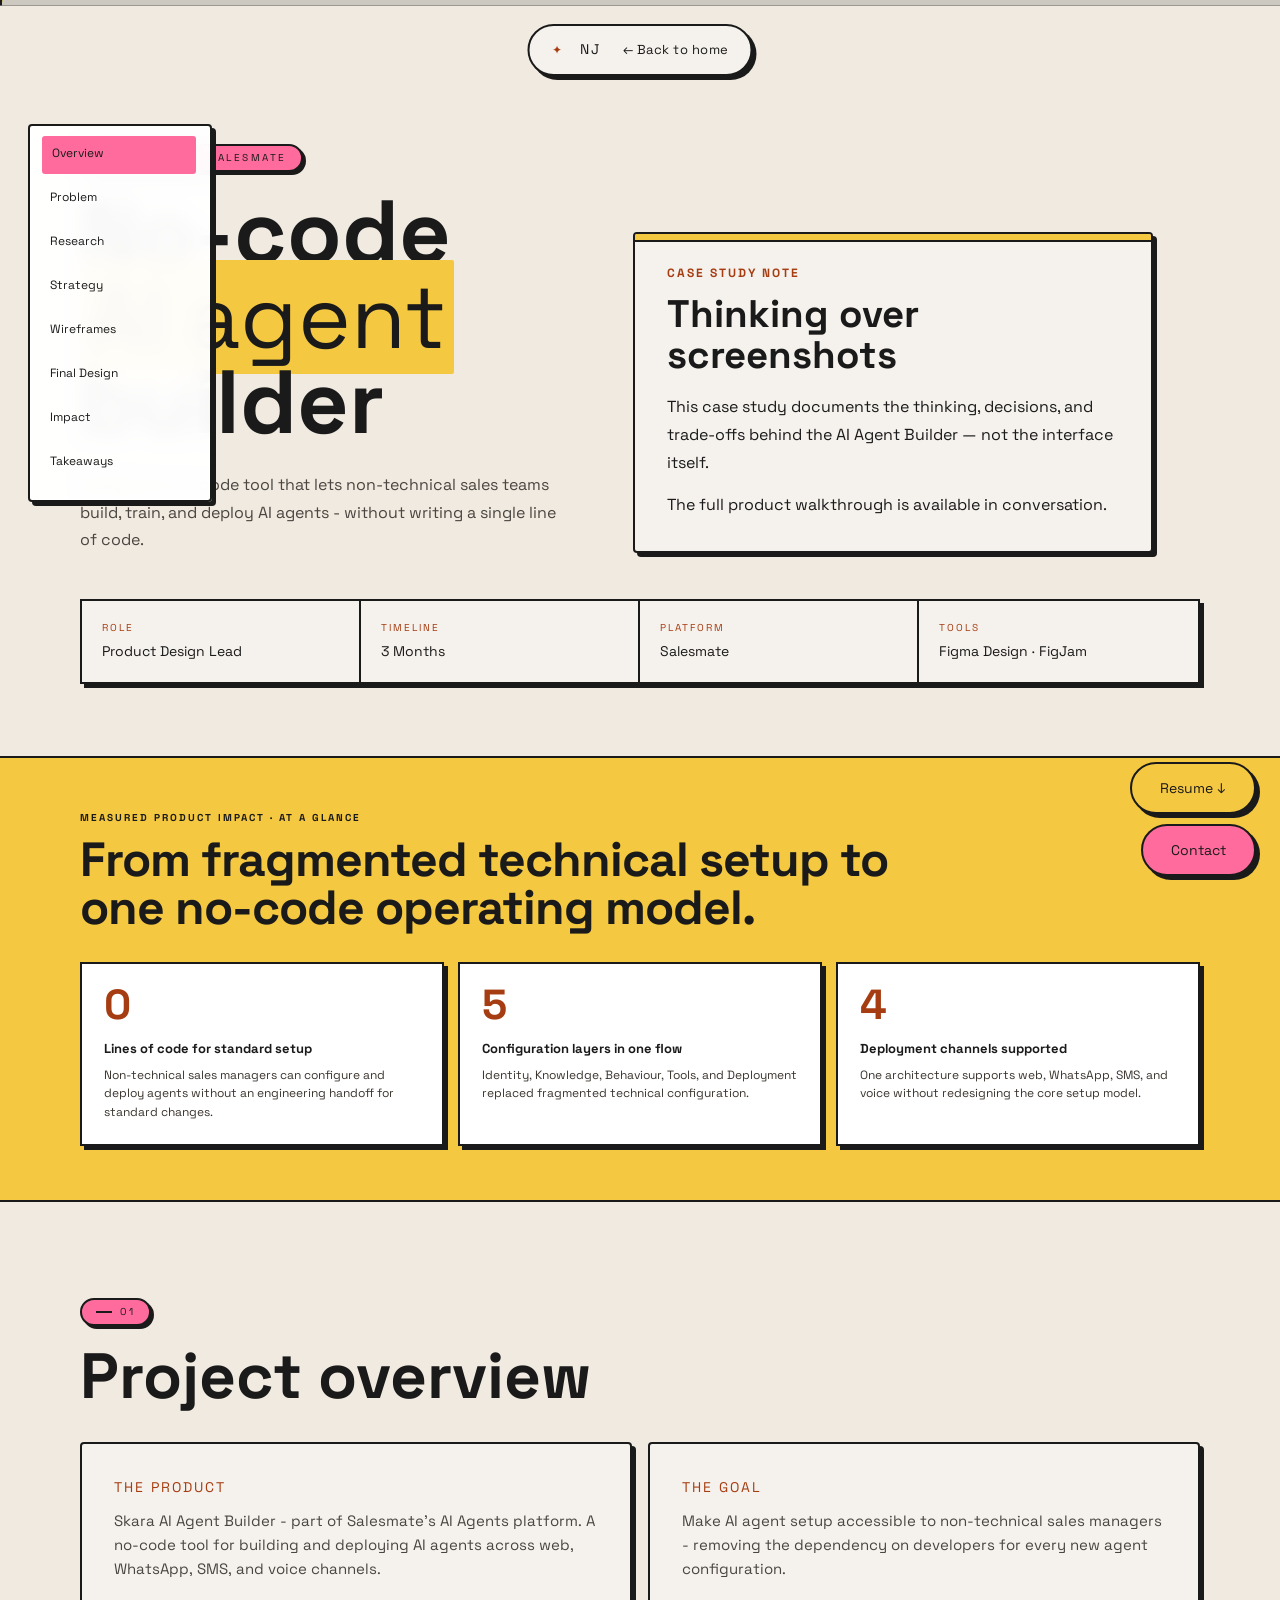
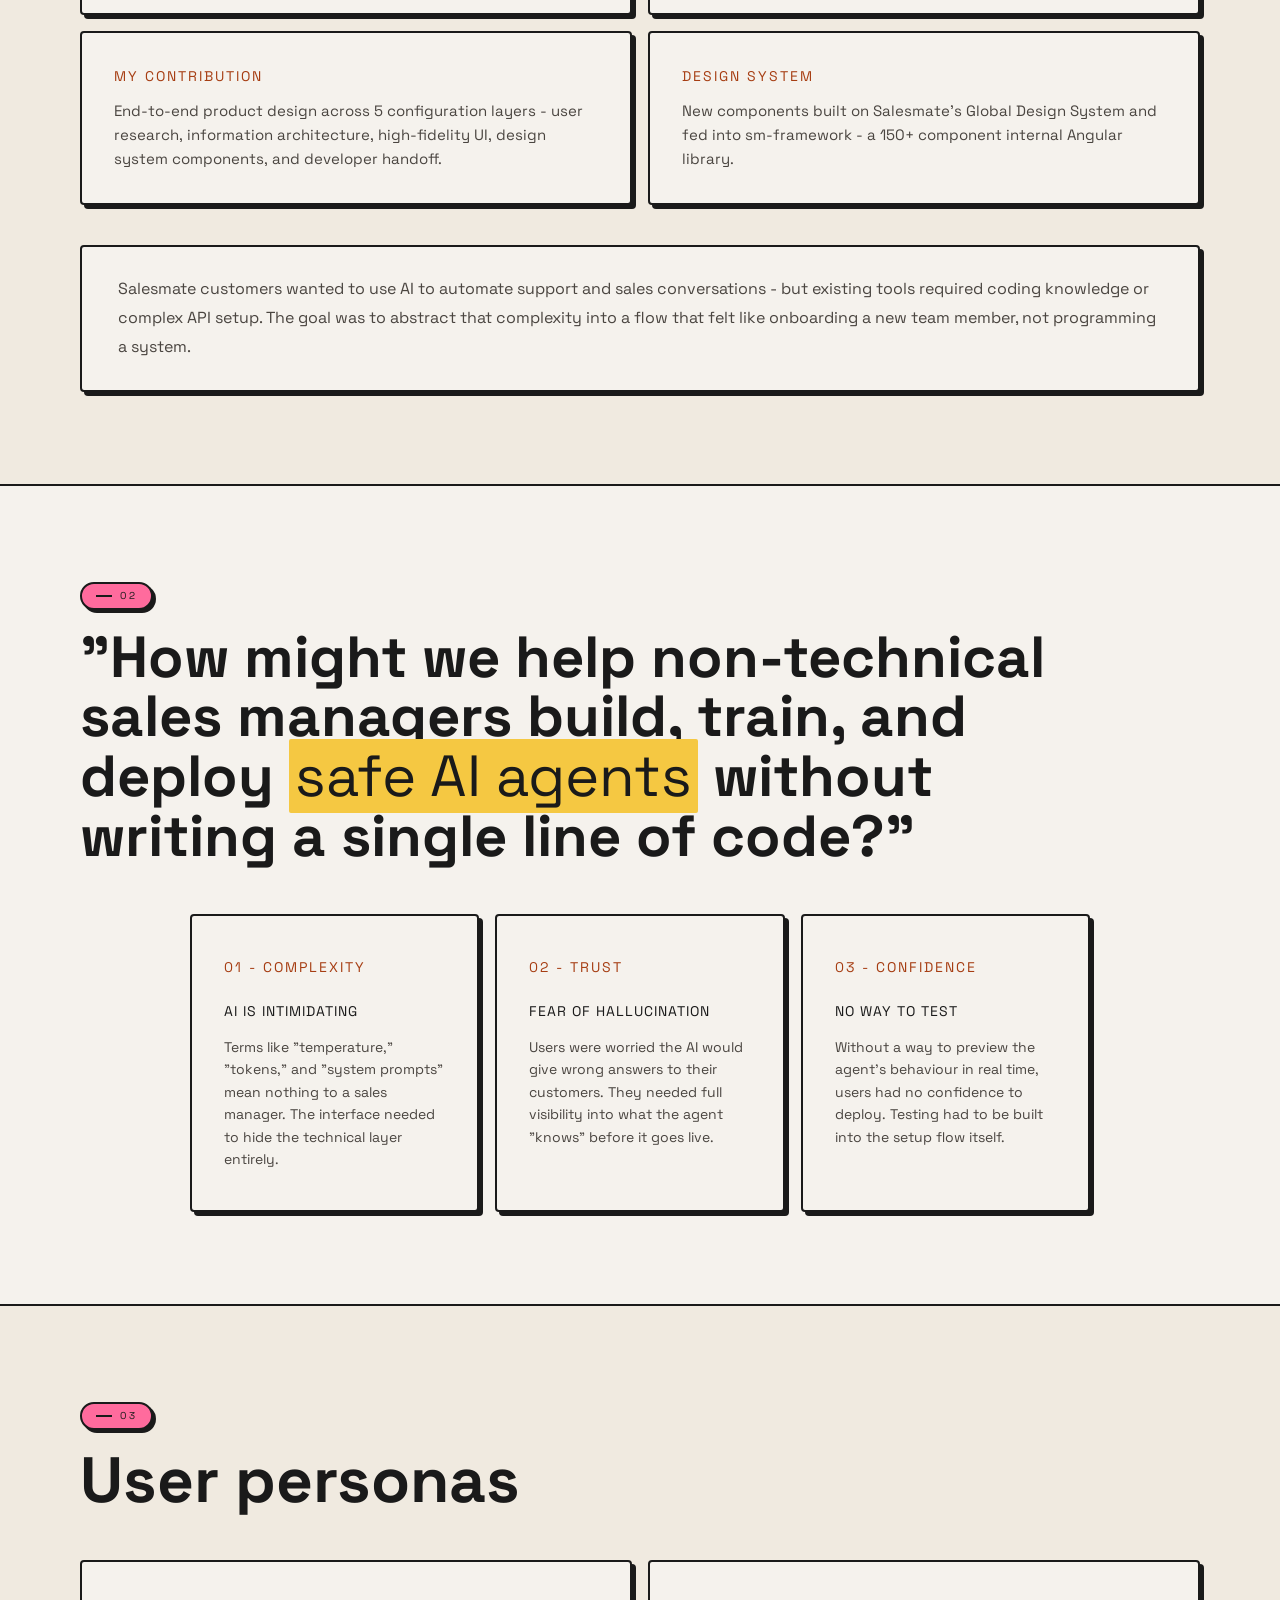
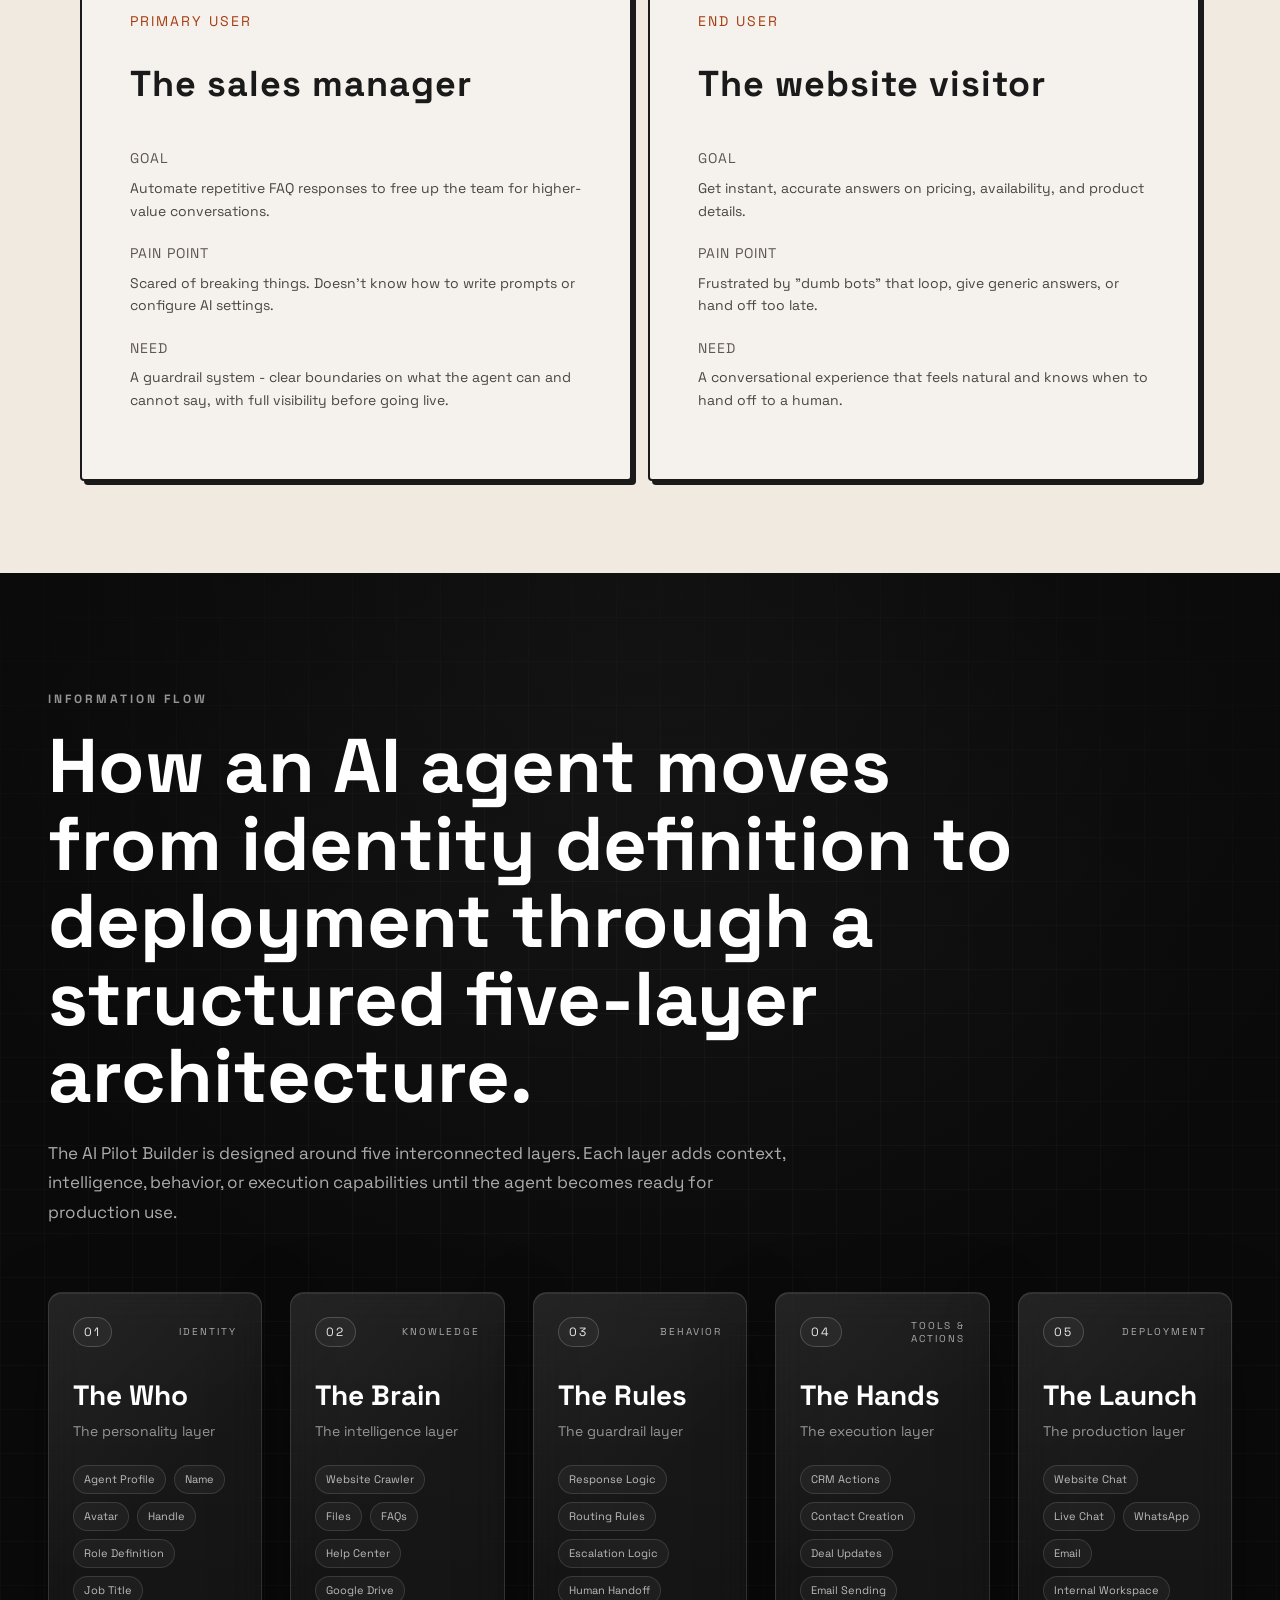
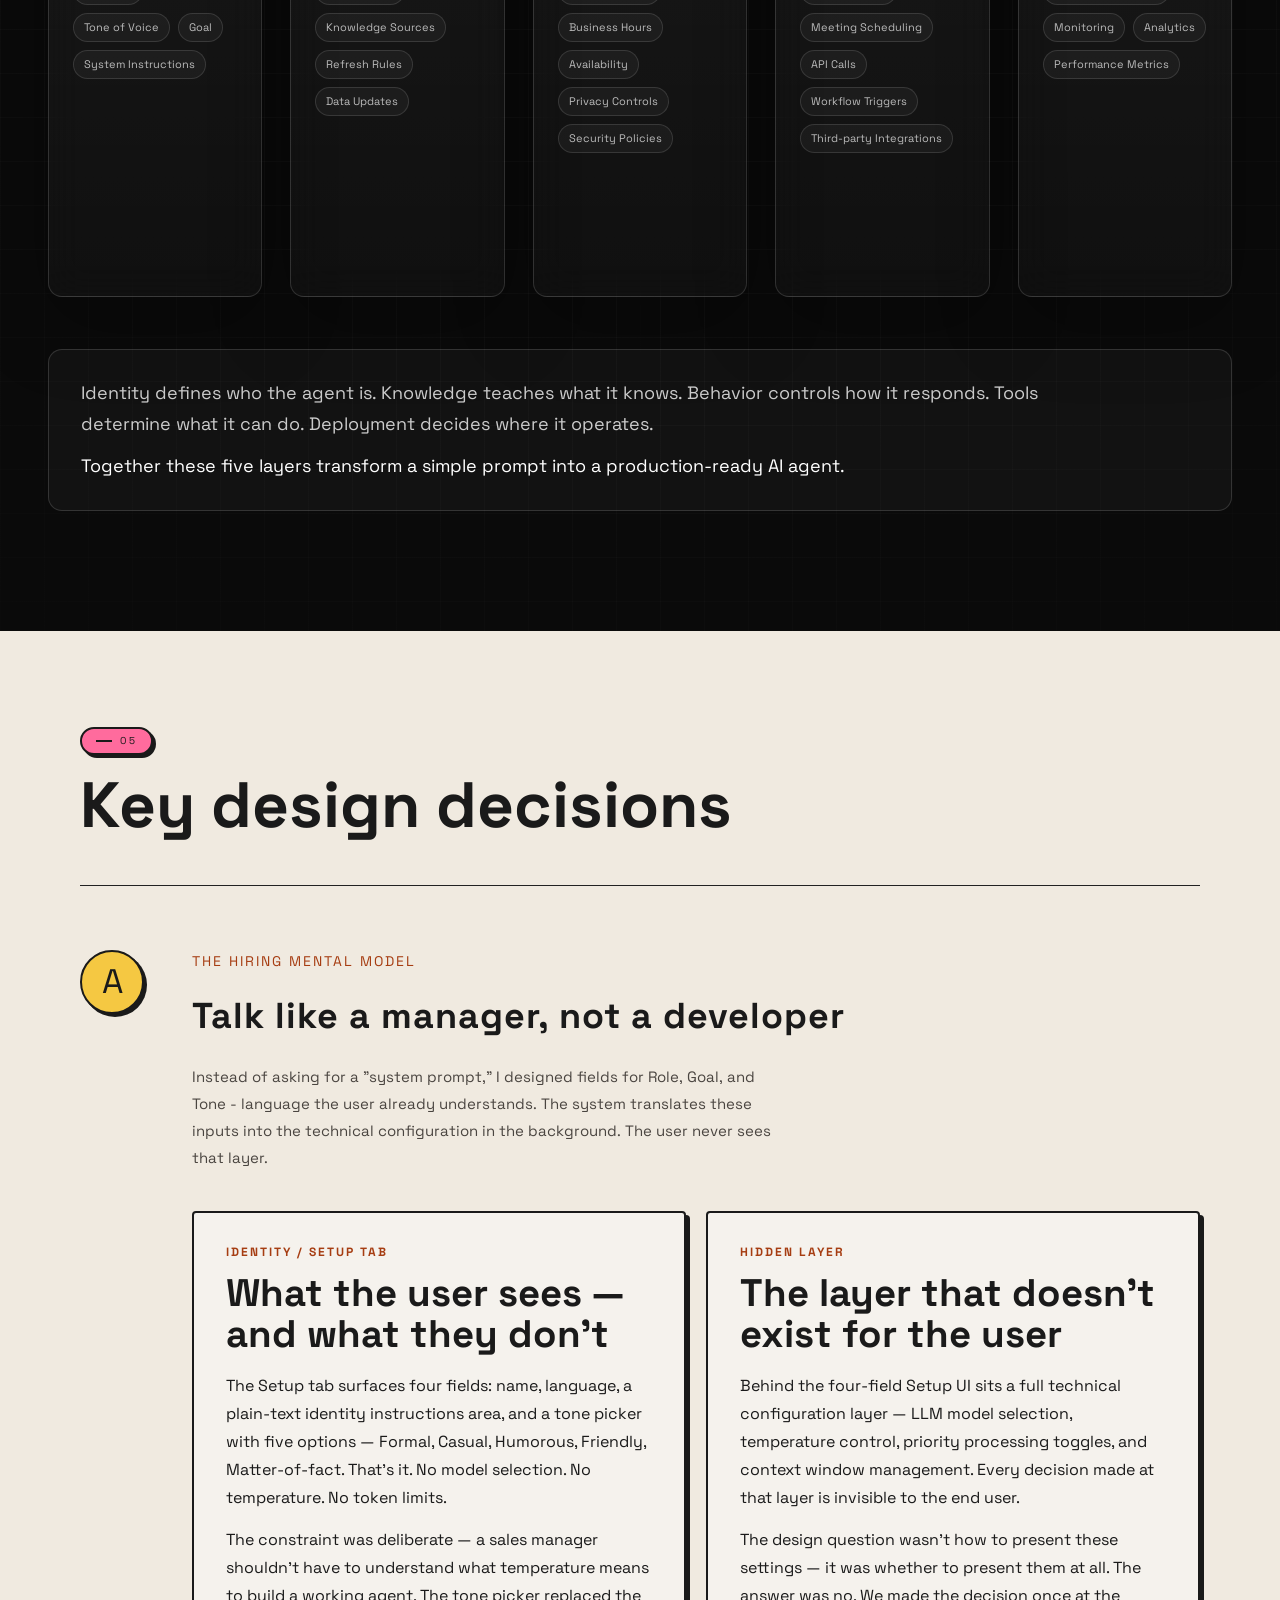
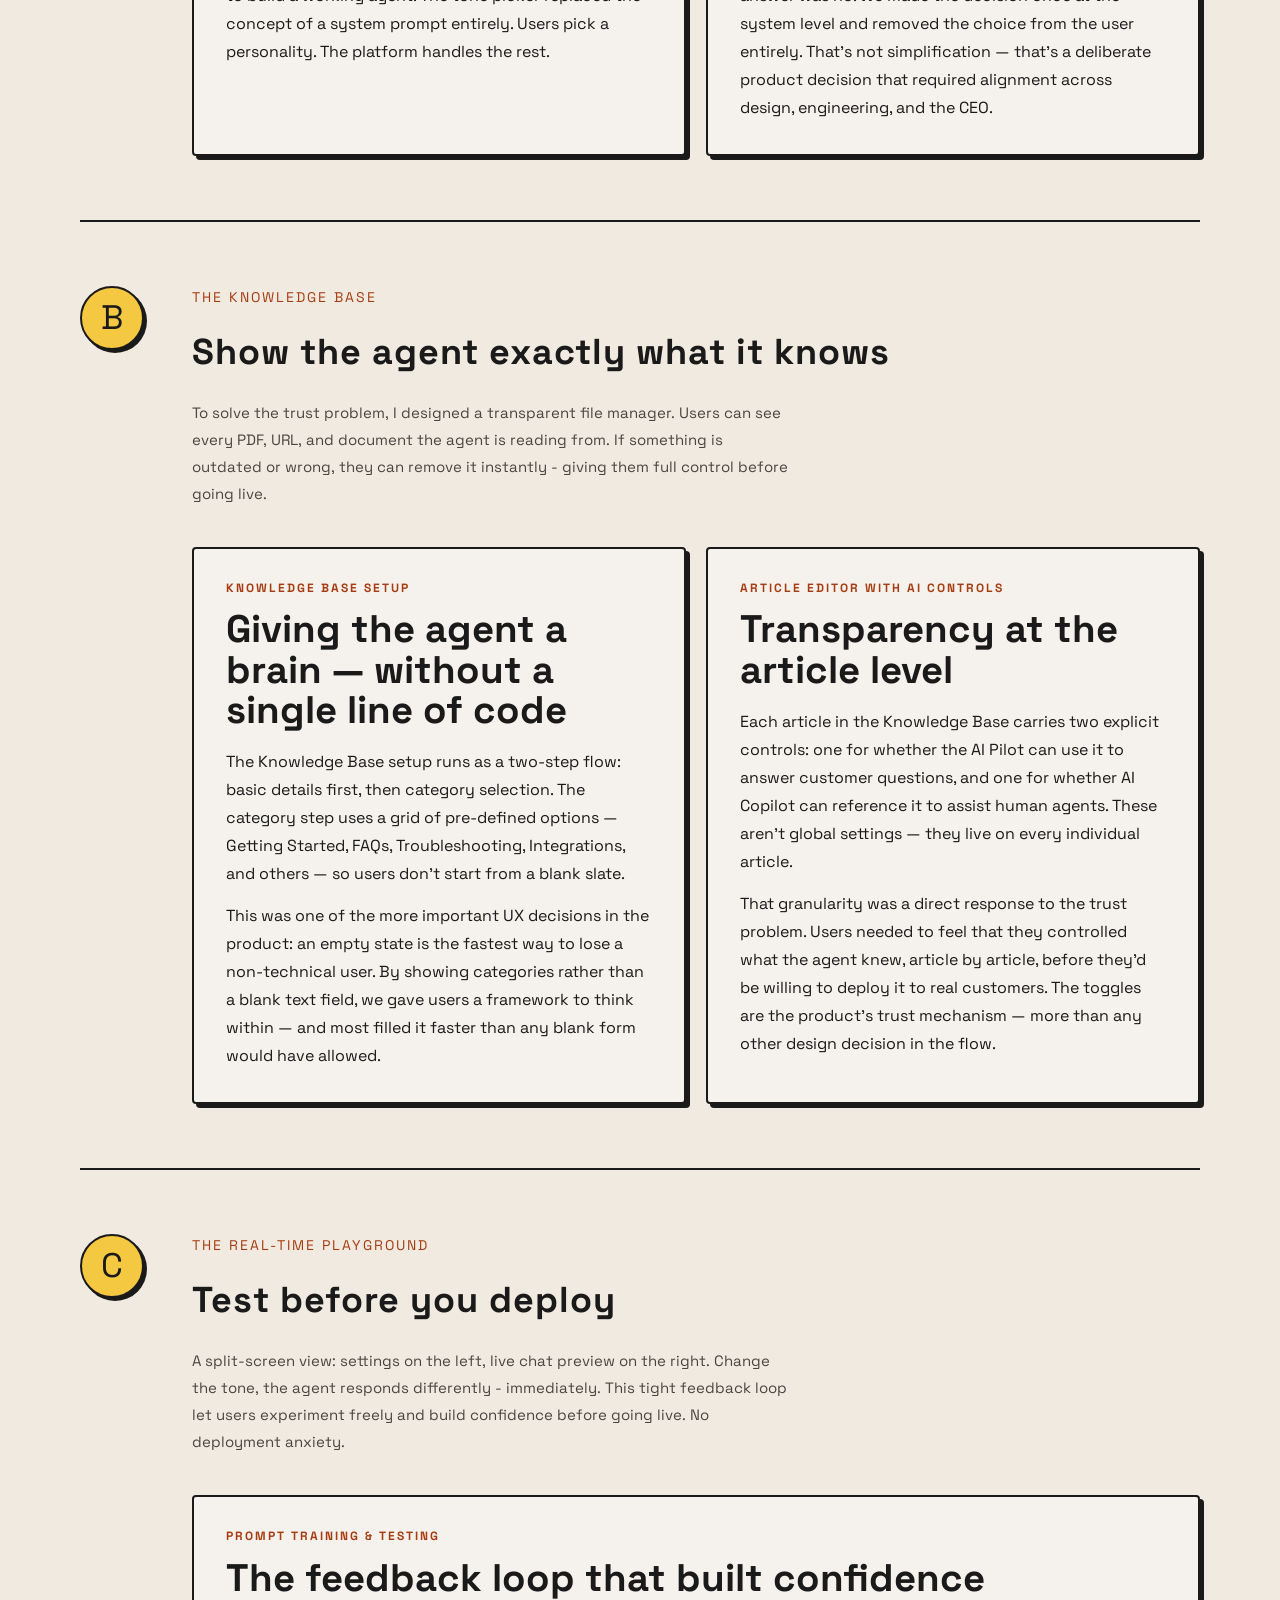
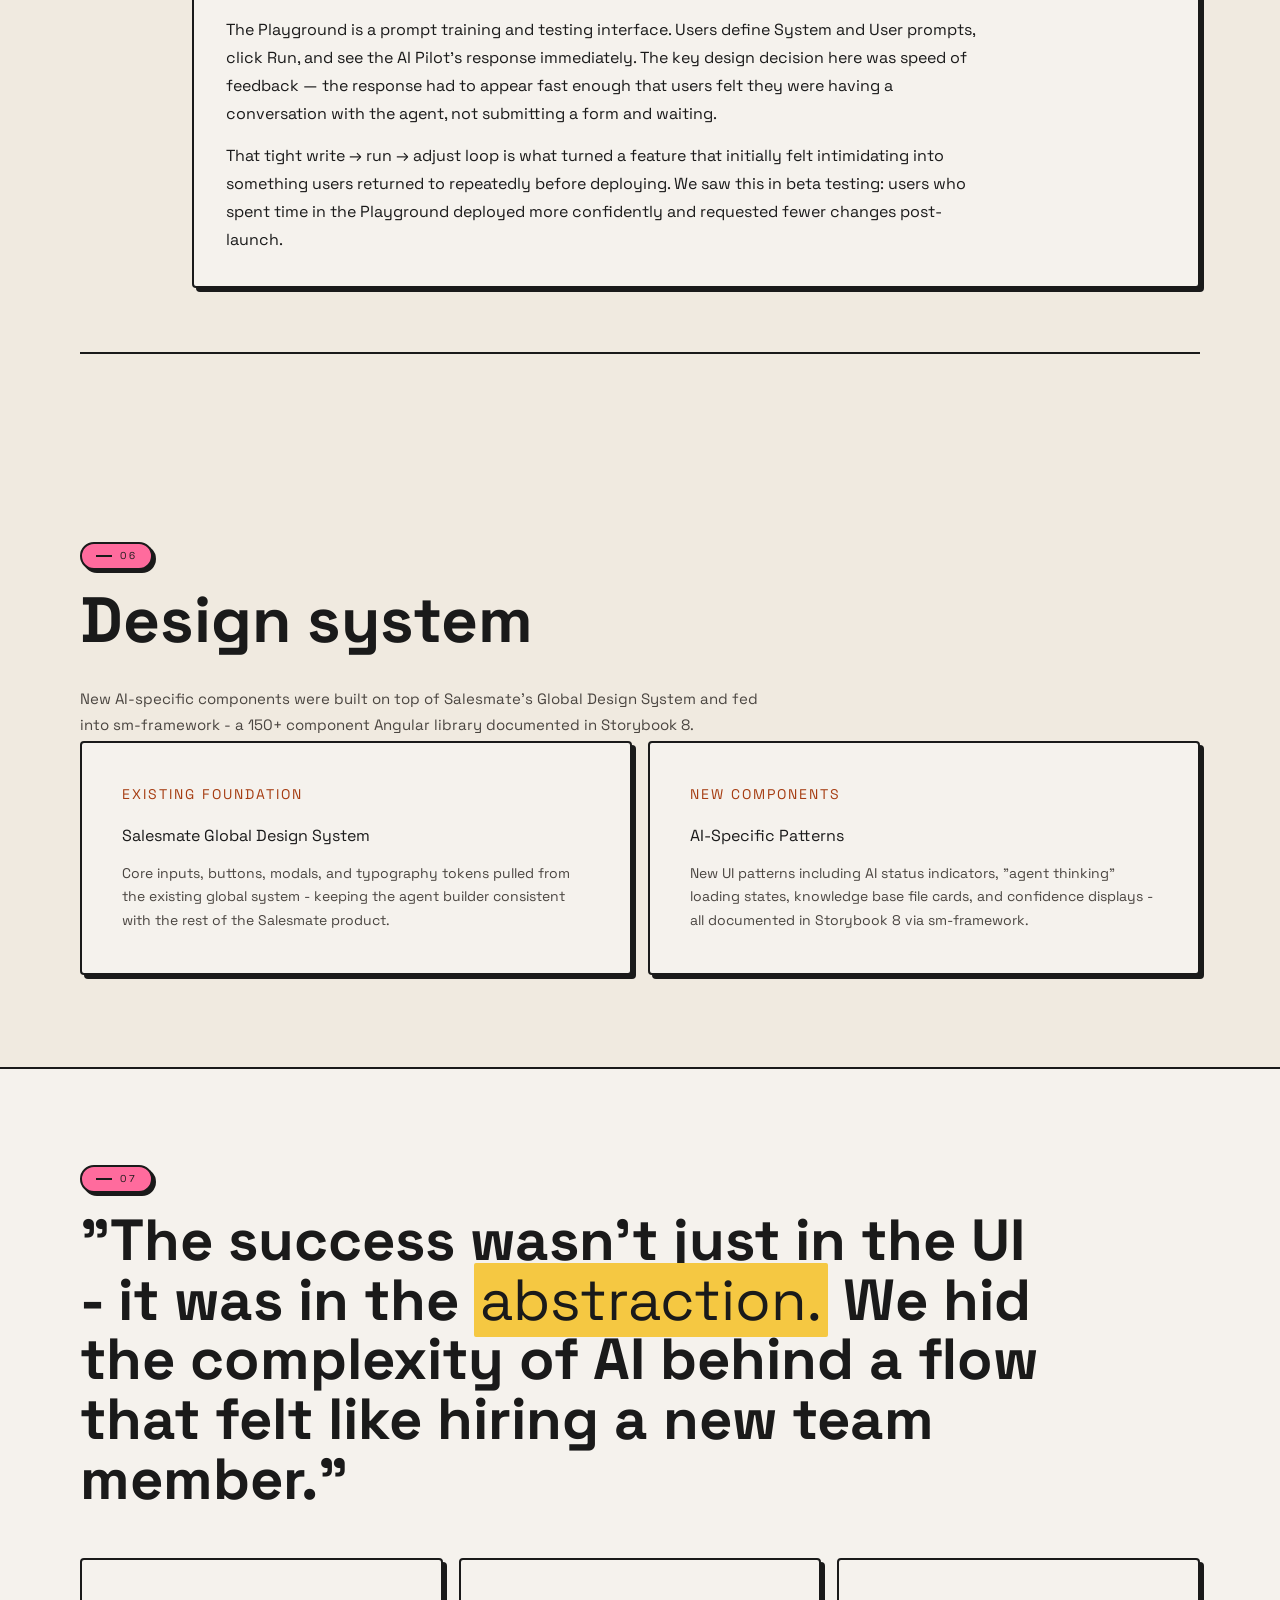
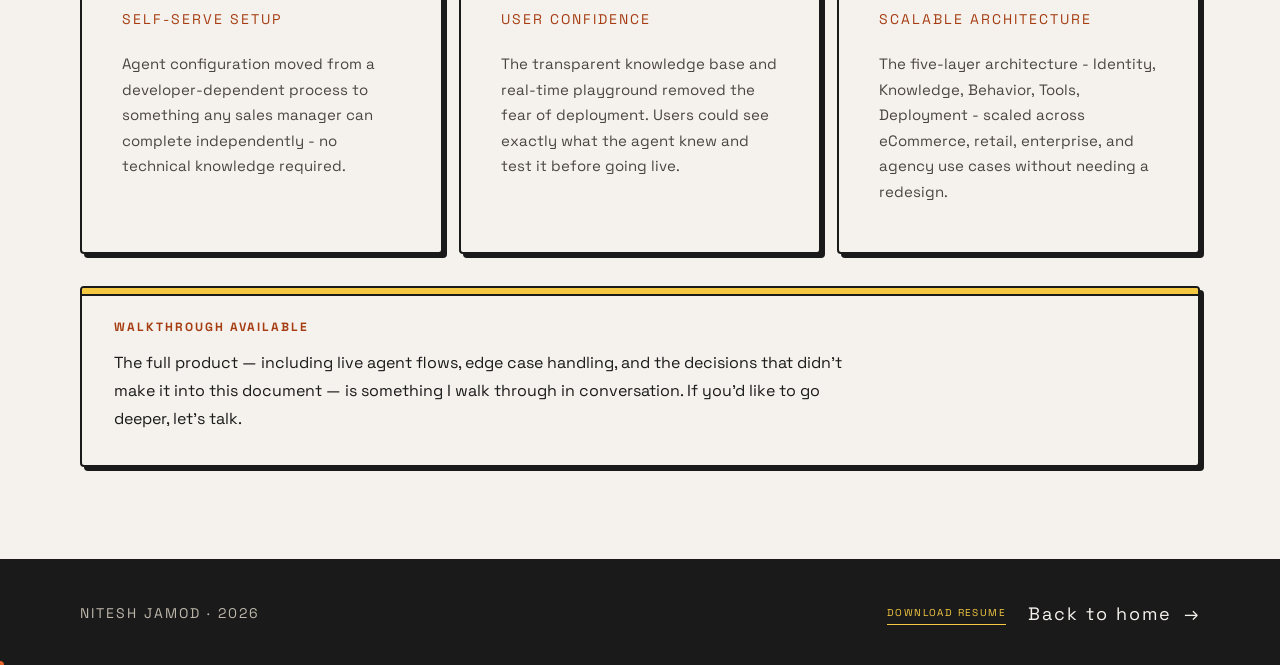
<file: work/ai-pilot.html>
<!DOCTYPE html>
<html lang="en">
<head>
<meta charset="UTF-8">
<meta name="viewport" content="width=device-width, initial-scale=1.0">
<meta name="description" content="AI Pilot Builder — Case study by Nitesh Jamod. Designing a five-layer no-code system for building and deploying AI agents at Salesmate.">
<meta name="theme-color" content="#F0EAE0">
<meta property="og:title" content="AI Pilot Builder — Nitesh Jamod">
<meta property="og:description" content="Five-layer no-code AI agent builder. Identity, Knowledge, Behaviour, Tools, Deployment. Shipped at Salesmate.">
<meta property="og:url" content="https://niteshjamod.com/work/ai-pilot.html">
<meta name="robots" content="index, follow">
<meta name="author" content="Nitesh Jamod">
<meta property="og:type" content="website">
<meta property="og:site_name" content="Nitesh Jamod Portfolio">
<meta property="og:locale" content="en_US">
<meta property="og:image" content="https://niteshjamod.com/assets/images/Nitesh_jamod_halfbody.webp">
<meta property="og:image:width" content="1200">
<meta property="og:image:height" content="630">
<meta name="twitter:card" content="summary_large_image">
<meta name="twitter:title" content="AI Pilot Builder · Nitesh Jamod">
<meta name="twitter:description" content="Five-layer no-code AI agent builder shipped at Salesmate.">
<meta name="twitter:image" content="https://niteshjamod.com/assets/images/Nitesh_jamod_halfbody.webp">
<meta name="twitter:url" content="https://niteshjamod.com/work/ai-pilot.html">
<meta name="googlebot" content="index, follow, max-image-preview:large, max-snippet:-1, max-video-preview:-1">
<title>AI Pilot Builder · Nitesh Jamod</title>
<link rel="icon" type="image/png" href="../assets/images/NJ_fav_icon.png">
<link rel="canonical" href="https://niteshjamod.com/work/ai-pilot.html">
<link rel="preconnect" href="https://fonts.googleapis.com">
<link rel="preconnect" href="https://fonts.gstatic.com" crossorigin>
<link href="https://fonts.googleapis.com/css2?family=Space+Grotesk:wght@400;700&display=swap" rel="stylesheet">
<link rel="stylesheet" href="../assets/css/styles.css?v=b128454">
<style>
@media (max-width: 900px) {
  body.page-ai-pilot-case-study-final .hero,
  body.page-ai-pilot-case-study-final section,
  body.page-ai-pilot-case-study-final .problem-statement,
  body.page-ai-pilot-case-study-final .outcome-section,
  body.page-ai-pilot-case-study-final footer {
    width: 100%;
    max-width: 100%;
    padding-left: 24px !important;
    padding-right: 24px !important;
    overflow-x: hidden;
  }

  body.page-ai-pilot-case-study-final .hero-top,
  body.page-ai-pilot-case-study-final .hero-left,
  body.page-ai-pilot-case-study-final .hero-right,
  body.page-ai-pilot-case-study-final .hero-subtitle,
  body.page-ai-pilot-case-study-final .walkthrough-card,
  body.page-ai-pilot-case-study-final .decision-block,
  body.page-ai-pilot-case-study-final .graphic-wrap,
  body.page-ai-pilot-case-study-final .hero-meta {
    width: 100% !important;
    max-width: calc(100vw - 48px) !important;
    min-width: 0 !important;
  }

  body.page-ai-pilot-case-study-final .hero-subtitle,
  body.page-ai-pilot-case-study-final .walkthrough-card p,
  body.page-ai-pilot-case-study-final .decision-block p {
    white-space: normal !important;
    overflow-wrap: break-word !important;
  }

  body.page-ai-pilot-case-study-final .decision-grid {
    grid-template-columns: 1fr !important;
  }
}

@media (max-width: 600px) {
  body.page-ai-pilot-case-study-final .hero-top,
  body.page-ai-pilot-case-study-final .hero-left,
  body.page-ai-pilot-case-study-final .hero-right,
  body.page-ai-pilot-case-study-final .hero-subtitle,
  body.page-ai-pilot-case-study-final .walkthrough-card,
  body.page-ai-pilot-case-study-final .decision-block,
  body.page-ai-pilot-case-study-final .graphic-wrap,
  body.page-ai-pilot-case-study-final .hero-meta {
    width: 342px !important;
    max-width: 342px !important;
  }
}
</style>
</head>
<body class="page-ai-pilot-case-study-final">
<div class="reading-progress" aria-hidden="true"><div class="reading-progress-bar"></div></div>
<aside class="case-side-nav" aria-label="Case study navigation">
  <a href="#overview">Overview</a>
  <a href="#problem">Problem</a>
  <a href="#research">Research</a>
  <a href="#strategy">Strategy</a>
  <a href="#wireframes">Wireframes</a>
  <a href="#final-design">Final Design</a>
  <a href="#impact">Impact</a>
  <a href="#takeaways">Takeaways</a>
</aside>

<nav>
  <a href="/" class="nav-logo">NJ</a>
  <a href="/" class="nav-back">← Back to home</a>
</nav>

<div class="floating-actions" data-preserve-case aria-label="Quick actions" style="position:fixed;right:24px;bottom:24px;z-index:900;display:flex;flex-direction:column;align-items:flex-end;gap:10px;margin:0;padding:0">
  <a href="../output/pdf/Nitesh-Jamod-CV2026.pdf" class="floating-action floating-action-resume" download style="display:inline-flex;align-items:center;justify-content:center;min-height:52px;padding:14px 28px;border:2px solid #1A1A1A;border-radius:99px;box-shadow:4px 4px 0 #1A1A1A;color:#1A1A1A;background:#F5C842;font-family:'Space Grotesk', sans-serif;font-size:14px;line-height:1;font-weight:400;letter-spacing:0;text-decoration:none;text-transform:none;white-space:nowrap">Resume ↓</a>
  <a href="../index.html#contact" class="floating-action floating-action-call" style="display:inline-flex;align-items:center;justify-content:center;min-height:52px;padding:14px 28px;border:2px solid #1A1A1A;border-radius:99px;box-shadow:4px 4px 0 #1A1A1A;color:#1A1A1A;background:#FF6B9D;font-family:'Space Grotesk', sans-serif;font-size:14px;line-height:1;font-weight:400;letter-spacing:0;text-decoration:none;text-transform:none;white-space:nowrap">Contact</a>
</div>

<!-- ════════════════════════════════════════════
     HERO
     ════════════════════════════════════════════ -->
<div class="hero">
  <div class="hero-bg"></div>
  <div class="hero-top">
    <div class="hero-left">
      <div class="hero-label">Portfolio · Salesmate</div>
      <h1 class="hero-title">No-Code<br><span>AI Agent</span><br>Builder</h1>
      <p class="hero-subtitle">Designing a no-code tool that lets non-technical sales teams build, train, and deploy AI agents - without writing a single line of code.</p>
    </div>

    <!-- HERO NOTE: NDA-safe product context -->
    <div class="hero-right ai-pilot-case-study-final-inline-01">
      <div class="walkthrough-card hero-walkthrough-card">
        <div class="walkthrough-kicker">Case Study Note</div>
        <div class="walkthrough-title">Thinking over screenshots</div>
        <p>This case study documents the thinking, decisions, and trade-offs behind the AI Agent Builder — not the interface itself.</p>
        <p>The full product walkthrough is available in conversation.</p>
      </div>
    </div>
  </div>

  <div class="hero-meta">
    <div class="meta-item"><div class="meta-label">Role</div><div class="meta-value">Product Design Lead</div></div>
    <div class="meta-item"><div class="meta-label">Timeline</div><div class="meta-value">3 Months</div></div>
    <div class="meta-item"><div class="meta-label">Platform</div><div class="meta-value">Salesmate</div></div>
    <div class="meta-item"><div class="meta-label">Tools</div><div class="meta-value">Figma Design · FigJam</div></div>
  </div>
</div>

<!-- BUSINESS IMPACT -->
<div class="case-impact-strip">
  <div class="case-impact-inner">
    <div class="case-impact-label">Measured product impact · At a glance</div>
    <h2>From fragmented technical setup to one no-code operating model.</h2>
    <div class="case-impact-grid">
      <div class="case-impact-item"><span class="case-impact-metric">0</span><strong>Lines of code for standard setup</strong><p>Non-technical sales managers can configure and deploy agents without an engineering handoff for standard changes.</p></div>
      <div class="case-impact-item"><span class="case-impact-metric">5</span><strong>Configuration layers in one flow</strong><p>Identity, Knowledge, Behaviour, Tools, and Deployment replaced fragmented technical configuration.</p></div>
      <div class="case-impact-item"><span class="case-impact-metric">4</span><strong>Deployment channels supported</strong><p>One architecture supports web, WhatsApp, SMS, and voice without redesigning the core setup model.</p></div>
    </div>
  </div>
</div>

<!-- 01. OVERVIEW -->
<section id="overview">
  <div class="section-number">01</div>
  <h2 class="section-title">Project Overview</h2>
  <div class="overview-grid">
    <div class="overview-cell"><div class="overview-cell-label">The Product</div><div class="overview-cell-value">Skara AI Agent Builder - part of Salesmate's AI Agents platform. A no-code tool for building and deploying AI agents across web, WhatsApp, SMS, and voice channels.</div></div>
    <div class="overview-cell"><div class="overview-cell-label">The Goal</div><div class="overview-cell-value">Make AI agent setup accessible to non-technical sales managers - removing the dependency on developers for every new agent configuration.</div></div>
    <div class="overview-cell"><div class="overview-cell-label">My Contribution</div><div class="overview-cell-value">End-to-end product design across 5 configuration layers - user research, information architecture, high-fidelity UI, design system components, and developer handoff.</div></div>
    <div class="overview-cell"><div class="overview-cell-label">Design System</div><div class="overview-cell-value">New components built on Salesmate's Global Design System and fed into sm-framework - a 150+ component internal Angular library.</div></div>
  </div>
  <div class="context-box"><p>Salesmate customers wanted to use AI to automate support and sales conversations - but existing tools required coding knowledge or complex API setup. The goal was to abstract that complexity into a flow that felt like onboarding a new team member, not programming a system.</p></div>
</section>

<!-- 02. PROBLEM -->
<div class="problem-statement" id="problem">
  <div class="ai-pilot-case-study-final-inline-03">
    <div class="section-number">02</div>
    <div class="problem-quote">"How might we help non-technical sales managers build, train, and deploy <span>safe AI agents</span> without writing a single line of code?"</div>
    <div class="challenges-grid">
      <div class="challenge-card"><div class="challenge-num">01 - COMPLEXITY</div><div class="challenge-title">AI is intimidating</div><div class="challenge-desc">Terms like "temperature," "tokens," and "system prompts" mean nothing to a sales manager. The interface needed to hide the technical layer entirely.</div></div>
      <div class="challenge-card"><div class="challenge-num">02 - TRUST</div><div class="challenge-title">Fear of hallucination</div><div class="challenge-desc">Users were worried the AI would give wrong answers to their customers. They needed full visibility into what the agent "knows" before it goes live.</div></div>
      <div class="challenge-card"><div class="challenge-num">03 - CONFIDENCE</div><div class="challenge-title">No way to test</div><div class="challenge-desc">Without a way to preview the agent's behaviour in real time, users had no confidence to deploy. Testing had to be built into the setup flow itself.</div></div>
    </div>
  </div>
</div>

<!-- 03. PERSONAS -->
<section class="ai-pilot-case-study-final-inline-04" id="research">
  <div class="section-number">03</div>
  <h2 class="section-title">User Personas</h2>
  <div class="personas-grid">
    <div class="persona-card">
      <div class="persona-type">Primary User</div>
      <div class="persona-name">The Sales Manager</div>
      <div class="persona-row"><div class="persona-row-label">Goal</div><div class="persona-row-value">Automate repetitive FAQ responses to free up the team for higher-value conversations.</div></div>
      <div class="persona-row"><div class="persona-row-label">Pain Point</div><div class="persona-row-value">Scared of breaking things. Doesn't know how to write prompts or configure AI settings.</div></div>
      <div class="persona-row"><div class="persona-row-label">Need</div><div class="persona-row-value">A guardrail system - clear boundaries on what the agent can and cannot say, with full visibility before going live.</div></div>
    </div>
    <div class="persona-card">
      <div class="persona-type">End User</div>
      <div class="persona-name">The Website Visitor</div>
      <div class="persona-row"><div class="persona-row-label">Goal</div><div class="persona-row-value">Get instant, accurate answers on pricing, availability, and product details.</div></div>
      <div class="persona-row"><div class="persona-row-label">Pain Point</div><div class="persona-row-value">Frustrated by "dumb bots" that loop, give generic answers, or hand off too late.</div></div>
      <div class="persona-row"><div class="persona-row-label">Need</div><div class="persona-row-value">A conversational experience that feels natural and knows when to hand off to a human.</div></div>
    </div>
  </div>
</section>

<!-- 04. FLOW -->
<section class="ai-info-flow-section flow-architecture" id="strategy" aria-labelledby="information-flow-title">
  <div class="flow-section-head">
    <div class="flow-eyebrow">INFORMATION FLOW</div>
    <h2 id="information-flow-title">How an AI Agent moves from identity definition to deployment through a structured five-layer architecture.</h2>
    <p>The AI Pilot Builder is designed around five interconnected layers. Each layer adds context, intelligence, behavior, or execution capabilities until the agent becomes ready for production use.</p>
  </div>

  <div class="flow-diagram" aria-label="Five-layer AI Agent architecture flow">
    <article class="flow-card" style="--i:0">
      <div class="flow-card-top">
        <span class="flow-num">01</span>
        <span class="flow-name">IDENTITY</span>
      </div>
      <div class="flow-subtitle">The Who</div>
      <p>The personality layer</p>
      <div class="flow-pills">
        <span>Agent Profile</span><span>Name</span><span>Avatar</span><span>Handle</span><span>Role Definition</span><span>Job Title</span><span>Tone of Voice</span><span>Goal</span><span>System Instructions</span>
      </div>
      <div class="flow-reveal">Defines who the agent is before it learns, responds, or takes action.</div>
    </article>

    <div class="flow-connector" aria-hidden="true" style="--i:1"><span></span></div>

    <article class="flow-card" style="--i:2">
      <div class="flow-card-top">
        <span class="flow-num">02</span>
        <span class="flow-name">KNOWLEDGE</span>
      </div>
      <div class="flow-subtitle">The Brain</div>
      <p>The intelligence layer</p>
      <div class="flow-pills">
        <span>Website Crawler</span><span>Files</span><span>FAQs</span><span>Help Center</span><span>Google Drive</span><span>Knowledge Sources</span><span>Refresh Rules</span><span>Data Updates</span>
      </div>
      <div class="flow-reveal">Controls what the agent can reference, trust, refresh, and use in conversation.</div>
    </article>

    <div class="flow-connector" aria-hidden="true" style="--i:3"><span></span></div>

    <article class="flow-card" style="--i:4">
      <div class="flow-card-top">
        <span class="flow-num">03</span>
        <span class="flow-name">BEHAVIOR</span>
      </div>
      <div class="flow-subtitle">The Rules</div>
      <p>The guardrail layer</p>
      <div class="flow-pills">
        <span>Response Logic</span><span>Routing Rules</span><span>Escalation Logic</span><span>Human Handoff</span><span>Business Hours</span><span>Availability</span><span>Privacy Controls</span><span>Security Policies</span>
      </div>
      <div class="flow-reveal">Shapes how the agent responds, when it stops, and when a human takes over.</div>
    </article>

    <div class="flow-connector" aria-hidden="true" style="--i:5"><span></span></div>

    <article class="flow-card" style="--i:6">
      <div class="flow-card-top">
        <span class="flow-num">04</span>
        <span class="flow-name">TOOLS &amp; ACTIONS</span>
      </div>
      <div class="flow-subtitle">The Hands</div>
      <p>The execution layer</p>
      <div class="flow-pills">
        <span>CRM Actions</span><span>Contact Creation</span><span>Deal Updates</span><span>Email Sending</span><span>Meeting Scheduling</span><span>API Calls</span><span>Workflow Triggers</span><span>Third-party Integrations</span>
      </div>
      <div class="flow-reveal">Turns the agent from a responder into a system actor with controlled capabilities.</div>
    </article>

    <div class="flow-connector" aria-hidden="true" style="--i:7"><span></span></div>

    <article class="flow-card" style="--i:8">
      <div class="flow-card-top">
        <span class="flow-num">05</span>
        <span class="flow-name">DEPLOYMENT</span>
      </div>
      <div class="flow-subtitle">The Launch</div>
      <p>The production layer</p>
      <div class="flow-pills">
        <span>Website Chat</span><span>Live Chat</span><span>WhatsApp</span><span>Email</span><span>Internal Workspace</span><span>Monitoring</span><span>Analytics</span><span>Performance Metrics</span>
      </div>
      <div class="flow-reveal">Decides where the agent operates and how teams monitor production performance.</div>
    </article>
  </div>

  <div class="flow-summary">
    <p>Identity defines who the agent is. Knowledge teaches what it knows. Behavior controls how it responds. Tools determine what it can do. Deployment decides where it operates.</p>
    <p>Together these five layers transform a simple prompt into a production-ready AI agent.</p>
  </div>
</section>

<!-- 05. SOLUTIONS -->
<section class="ai-pilot-case-study-final-inline-09" id="wireframes">
  <div class="section-number">05</div>
  <h2 class="section-title">Key Design Decisions</h2>
  <div class="solutions-list">

    <!-- Solution A -->
    <div class="solution-item">
      <div class="solution-letter">A</div>
      <div class="solution-content">
        <div class="solution-tag">The Hiring Mental Model</div>
        <div class="solution-title">Talk Like a Manager, Not a Developer</div>
        <div class="solution-desc">Instead of asking for a "system prompt," I designed fields for Role, Goal, and Tone - language the user already understands. The system translates these inputs into the technical configuration in the background. The user never sees that layer.</div>

        <div class="decision-grid">
          <div class="decision-block">
            <div class="decision-label">Identity / Setup Tab</div>
            <h3>What the user sees — and what they don't</h3>
            <p>The Setup tab surfaces four fields: name, language, a plain-text identity instructions area, and a tone picker with five options — Formal, Casual, Humorous, Friendly, Matter-of-fact. That's it. No model selection. No temperature. No token limits.</p>
            <p>The constraint was deliberate — a sales manager shouldn't have to understand what temperature means to build a working agent. The tone picker replaced the concept of a system prompt entirely. Users pick a personality. The platform handles the rest.</p>
          </div>
          <div class="decision-block">
            <div class="decision-label">Hidden Layer</div>
            <h3>The layer that doesn't exist for the user</h3>
            <p>Behind the four-field Setup UI sits a full technical configuration layer — LLM model selection, temperature control, priority processing toggles, and context window management. Every decision made at that layer is invisible to the end user.</p>
            <p>The design question wasn't how to present these settings — it was whether to present them at all. The answer was no. We made the decision once at the system level and removed the choice from the user entirely. That's not simplification — that's a deliberate product decision that required alignment across design, engineering, and the CEO.</p>
          </div>
        </div>
      </div>
    </div>

    <!-- Solution B -->
    <div class="solution-item">
      <div class="solution-letter">B</div>
      <div class="solution-content">
        <div class="solution-tag">The Knowledge Base</div>
        <div class="solution-title">Show the Agent Exactly What It Knows</div>
        <div class="solution-desc">To solve the trust problem, I designed a transparent file manager. Users can see every PDF, URL, and document the agent is reading from. If something is outdated or wrong, they can remove it instantly - giving them full control before going live.</div>

        <div class="decision-grid">
          <div class="decision-block">
            <div class="decision-label">Knowledge Base Setup</div>
            <h3>Giving the agent a brain — without a single line of code</h3>
            <p>The Knowledge Base setup runs as a two-step flow: basic details first, then category selection. The category step uses a grid of pre-defined options — Getting Started, FAQs, Troubleshooting, Integrations, and others — so users don't start from a blank slate.</p>
            <p>This was one of the more important UX decisions in the product: an empty state is the fastest way to lose a non-technical user. By showing categories rather than a blank text field, we gave users a framework to think within — and most filled it faster than any blank form would have allowed.</p>
          </div>
          <div class="decision-block">
            <div class="decision-label">Article Editor with AI Controls</div>
            <h3>Transparency at the article level</h3>
            <p>Each article in the Knowledge Base carries two explicit controls: one for whether the AI Pilot can use it to answer customer questions, and one for whether AI Copilot can reference it to assist human agents. These aren't global settings — they live on every individual article.</p>
            <p>That granularity was a direct response to the trust problem. Users needed to feel that they controlled what the agent knew, article by article, before they'd be willing to deploy it to real customers. The toggles are the product's trust mechanism — more than any other design decision in the flow.</p>
          </div>
        </div>
      </div>
    </div>

    <!-- Solution C -->
    <div class="solution-item">
      <div class="solution-letter">C</div>
      <div class="solution-content">
        <div class="solution-tag">The Real-Time Playground</div>
        <div class="solution-title">Test Before You Deploy</div>
        <div class="solution-desc">A split-screen view: settings on the left, live chat preview on the right. Change the tone, the agent responds differently - immediately. This tight feedback loop let users experiment freely and build confidence before going live. No deployment anxiety.</div>

        <div class="decision-block">
          <div class="decision-label">Prompt Training & Testing</div>
          <h3>The feedback loop that built confidence</h3>
          <p>The Playground is a prompt training and testing interface. Users define System and User prompts, click Run, and see the AI Pilot's response immediately. The key design decision here was speed of feedback — the response had to appear fast enough that users felt they were having a conversation with the agent, not submitting a form and waiting.</p>
          <p>That tight write → run → adjust loop is what turned a feature that initially felt intimidating into something users returned to repeatedly before deploying. We saw this in beta testing: users who spent time in the Playground deployed more confidently and requested fewer changes post-launch.</p>
        </div>
      </div>
    </div>

  </div>
</section>

<!-- 06. DESIGN SYSTEM -->
<section class="ai-pilot-case-study-final-inline-18" id="final-design">
  <div class="section-number">06</div>
  <h2 class="section-title">Design System</h2>
  <p class="section-body">New AI-specific components were built on top of Salesmate's Global Design System and fed into sm-framework - a 150+ component Angular library documented in Storybook 8.</p>

  <div class="ds-grid ai-pilot-case-study-final-inline-21">
    <div class="ds-card"><div class="ds-card-label">Existing Foundation</div><div class="ds-card-title">Salesmate Global Design System</div><div class="ds-card-desc">Core inputs, buttons, modals, and typography tokens pulled from the existing global system - keeping the agent builder consistent with the rest of the Salesmate product.</div></div>
    <div class="ds-card"><div class="ds-card-label">New Components</div><div class="ds-card-title">AI-Specific Patterns</div><div class="ds-card-desc">New UI patterns including AI status indicators, "agent thinking" loading states, knowledge base file cards, and confidence displays - all documented in Storybook 8 via sm-framework.</div></div>
  </div>
</section>

<!-- 07. OUTCOME -->
<div class="outcome-section" id="impact">
  <div class="outcome-inner">
    <div class="section-number">07</div>
    <div class="outcome-quote">"The success wasn't just in the UI - it was in the <span>abstraction.</span> We hid the complexity of AI behind a flow that felt like hiring a new team member."</div>
    <div class="outcome-cards">
      <div class="outcome-card"><div class="outcome-card-label">Self-Serve Setup</div><div class="outcome-card-text">Agent configuration moved from a developer-dependent process to something any sales manager can complete independently - no technical knowledge required.</div></div>
      <div class="outcome-card"><div class="outcome-card-label">User Confidence</div><div class="outcome-card-text">The transparent knowledge base and real-time playground removed the fear of deployment. Users could see exactly what the agent knew and test it before going live.</div></div>
      <div class="outcome-card"><div class="outcome-card-label">Scalable Architecture</div><div class="outcome-card-text">The five-layer architecture - Identity, Knowledge, Behavior, Tools, Deployment - scaled across eCommerce, retail, enterprise, and agency use cases without needing a redesign.</div></div>
    </div>
    <div class="walkthrough-card outcome-walkthrough-card">
      <div class="walkthrough-kicker">Walkthrough Available</div>
      <p>The full product — including live agent flows, edge case handling, and the decisions that didn't make it into this document — is something I walk through in conversation. If you'd like to go deeper, let's talk.</p>
    </div>
  </div>
</div>

<footer id="takeaways">
  <div class="footer-label">Nitesh Jamod · 2026</div>
  <div class="case-footer-links"><a href="../output/pdf/Nitesh-Jamod-CV2026.pdf" class="case-footer-resume" download>Download Resume</a><a href="/" class="footer-next">Back to home <span>→</span></a></div>
</footer>

<script src="../assets/js/script.js?v=b128454"></script>
</body>
</html>
</file>
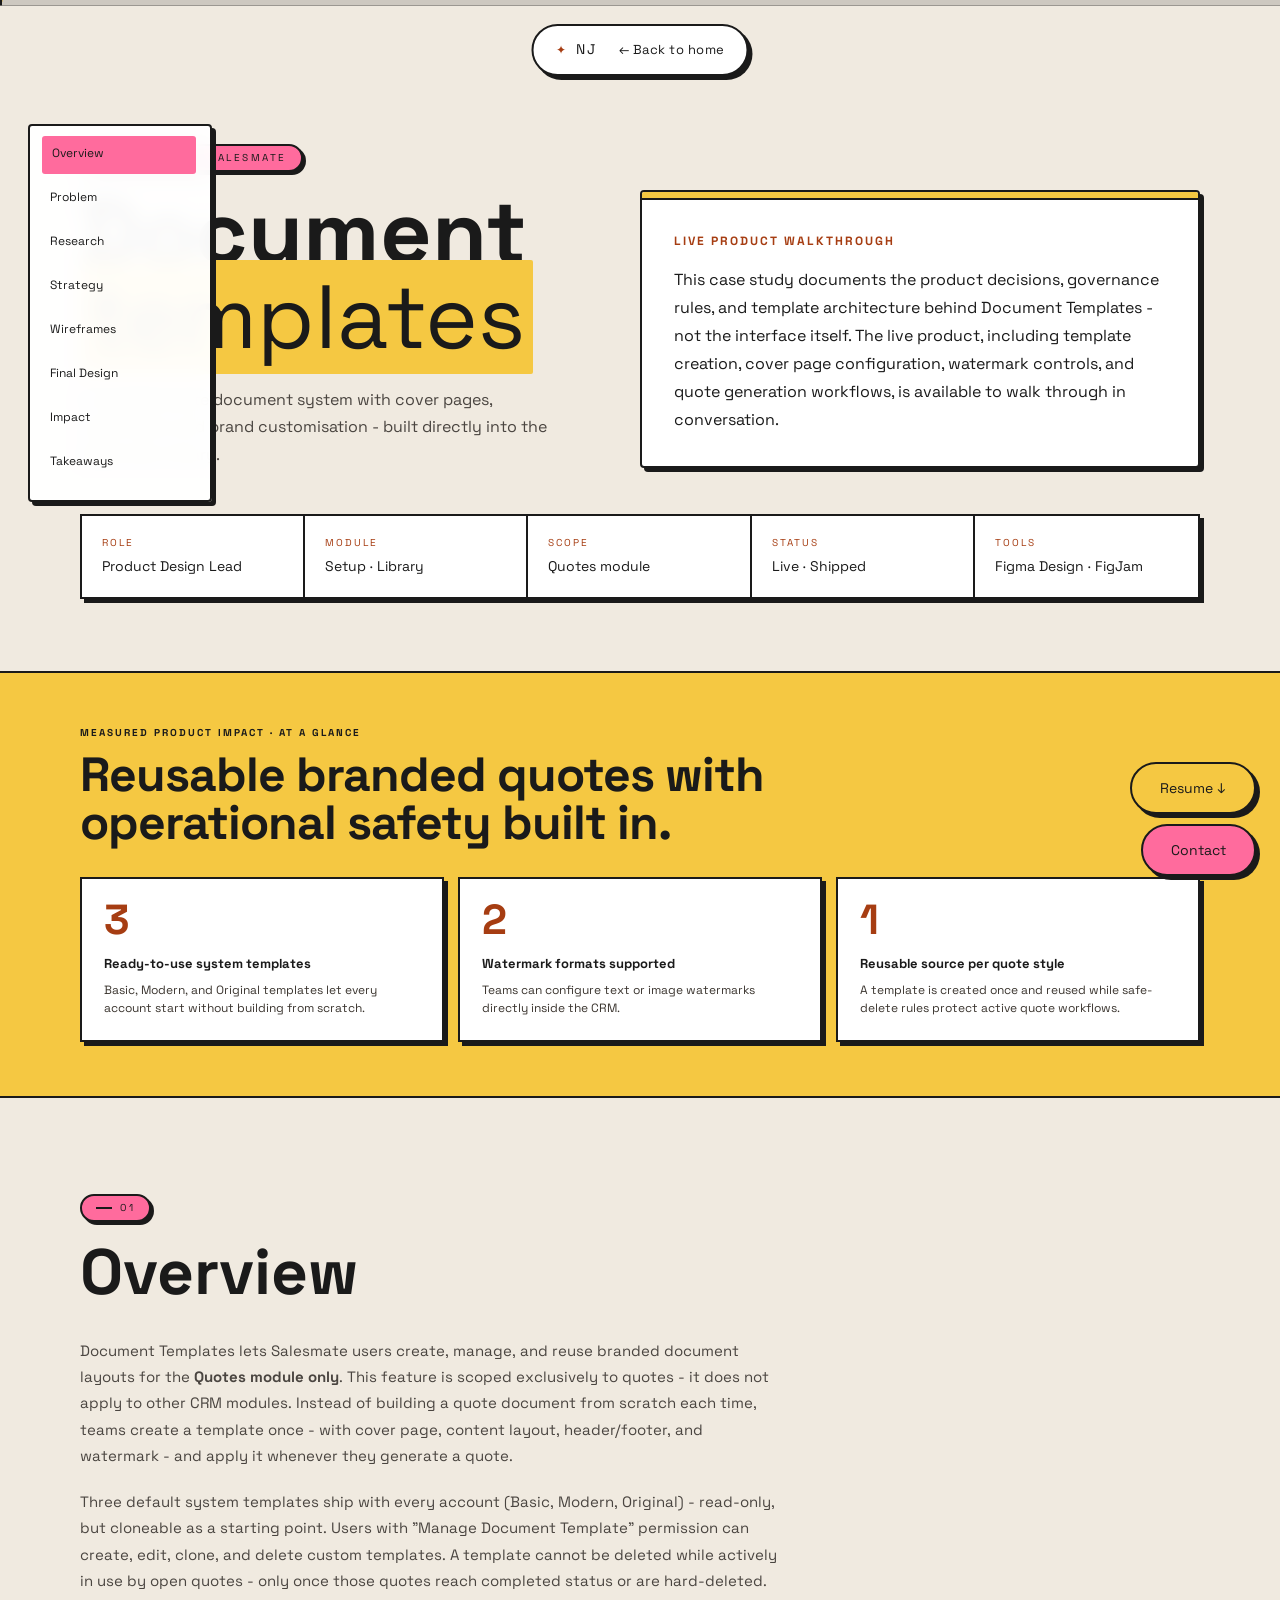
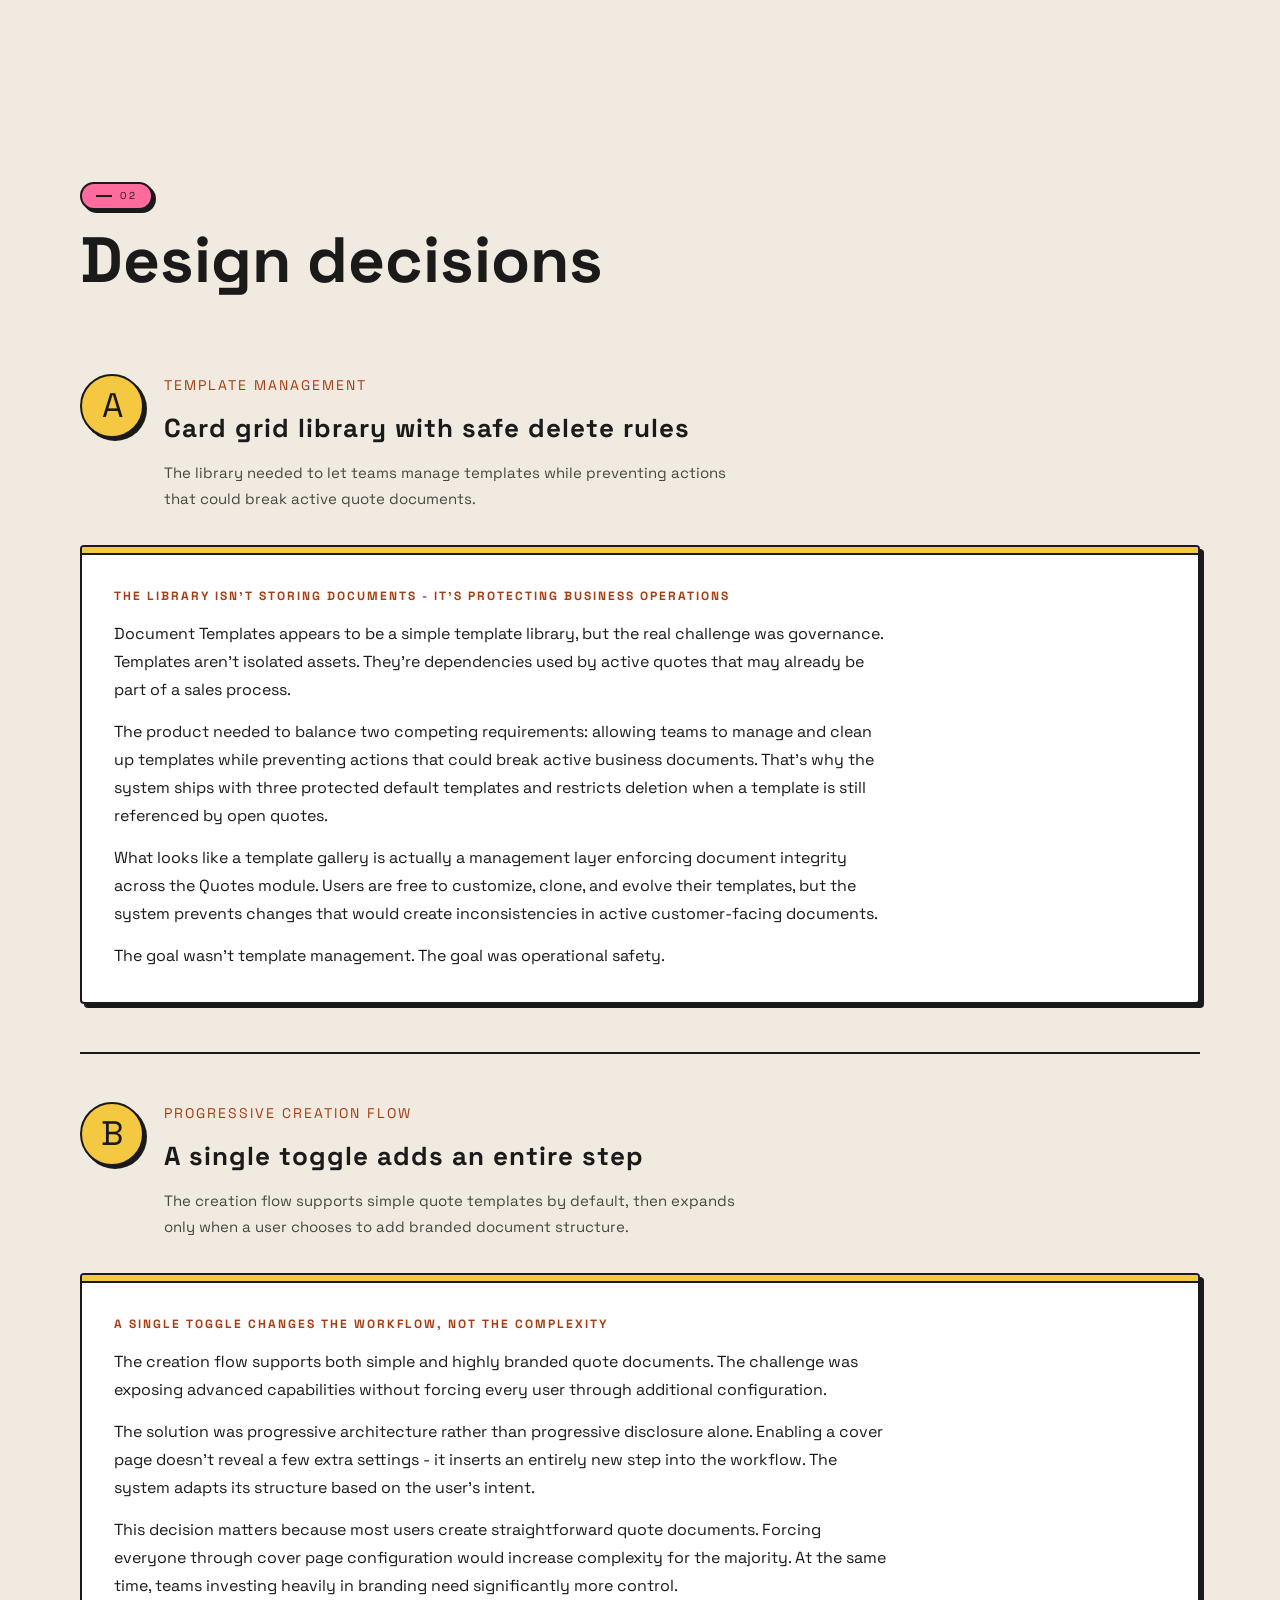
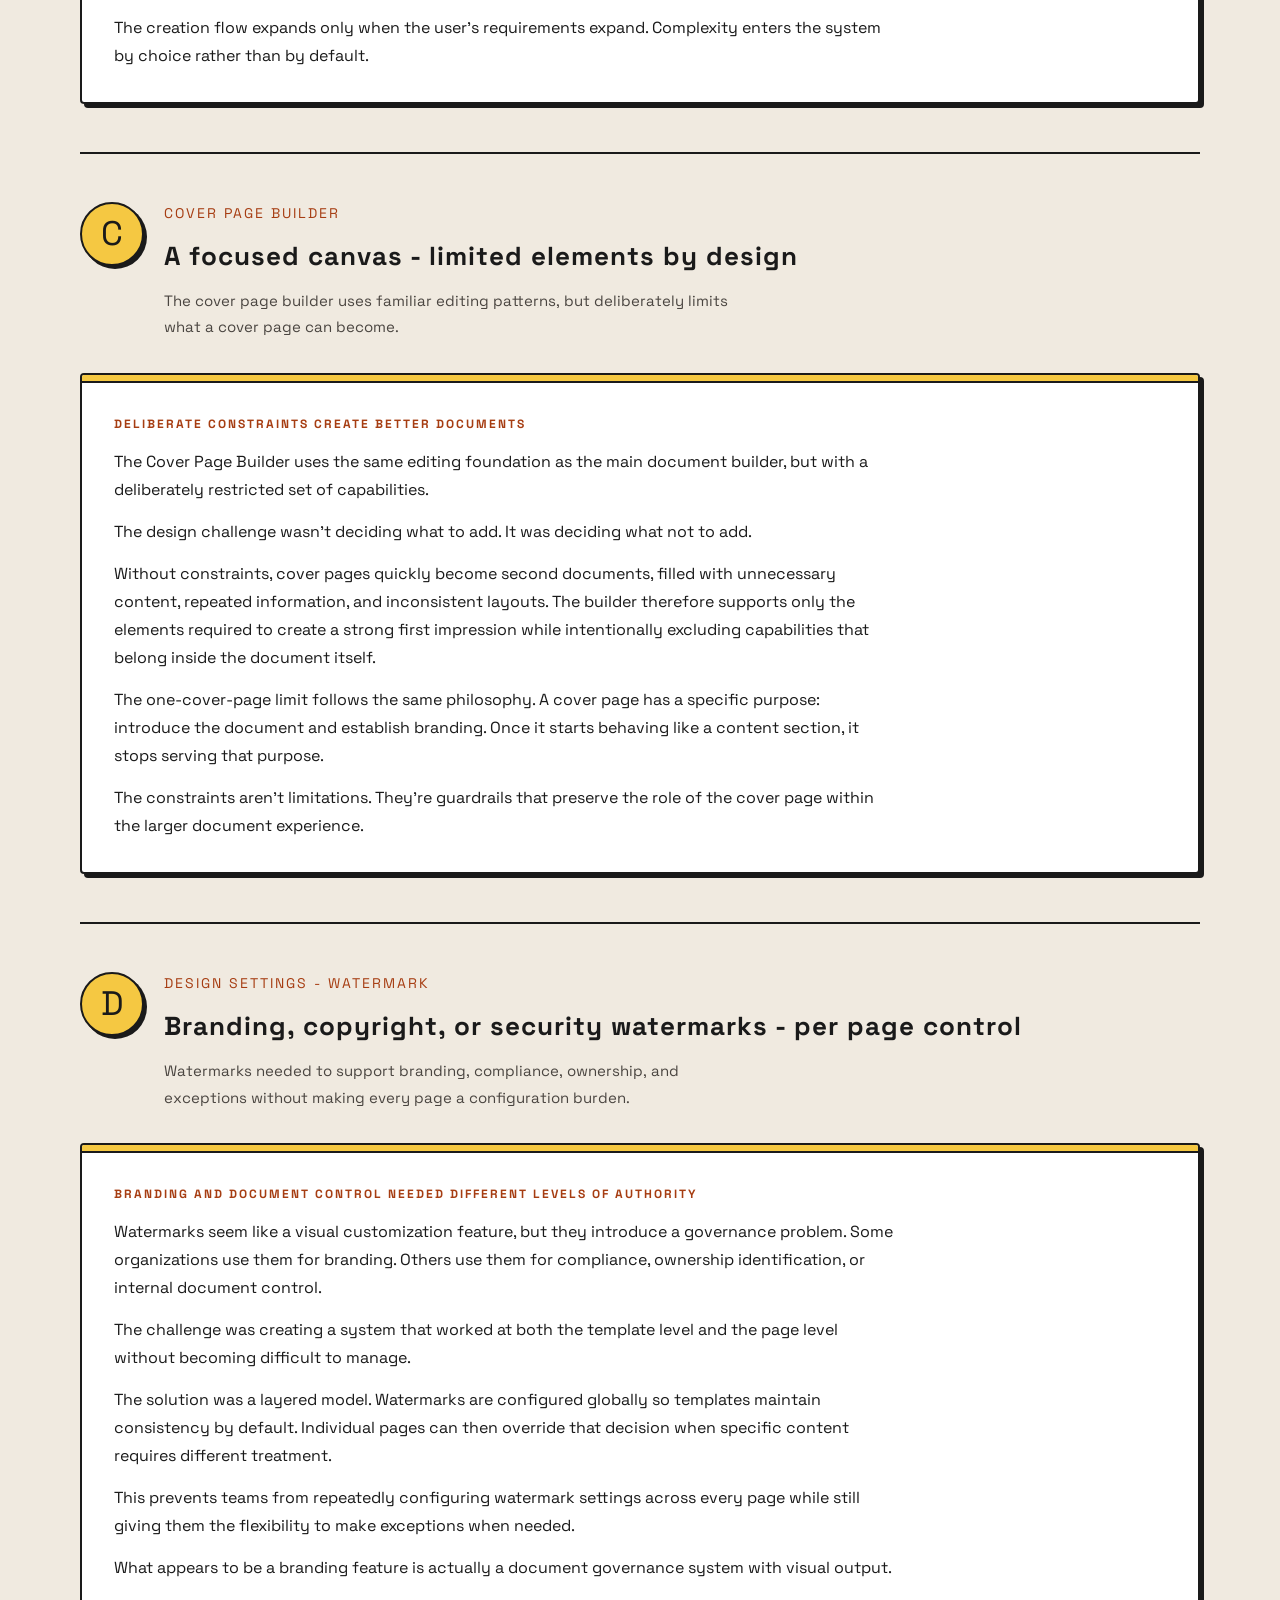
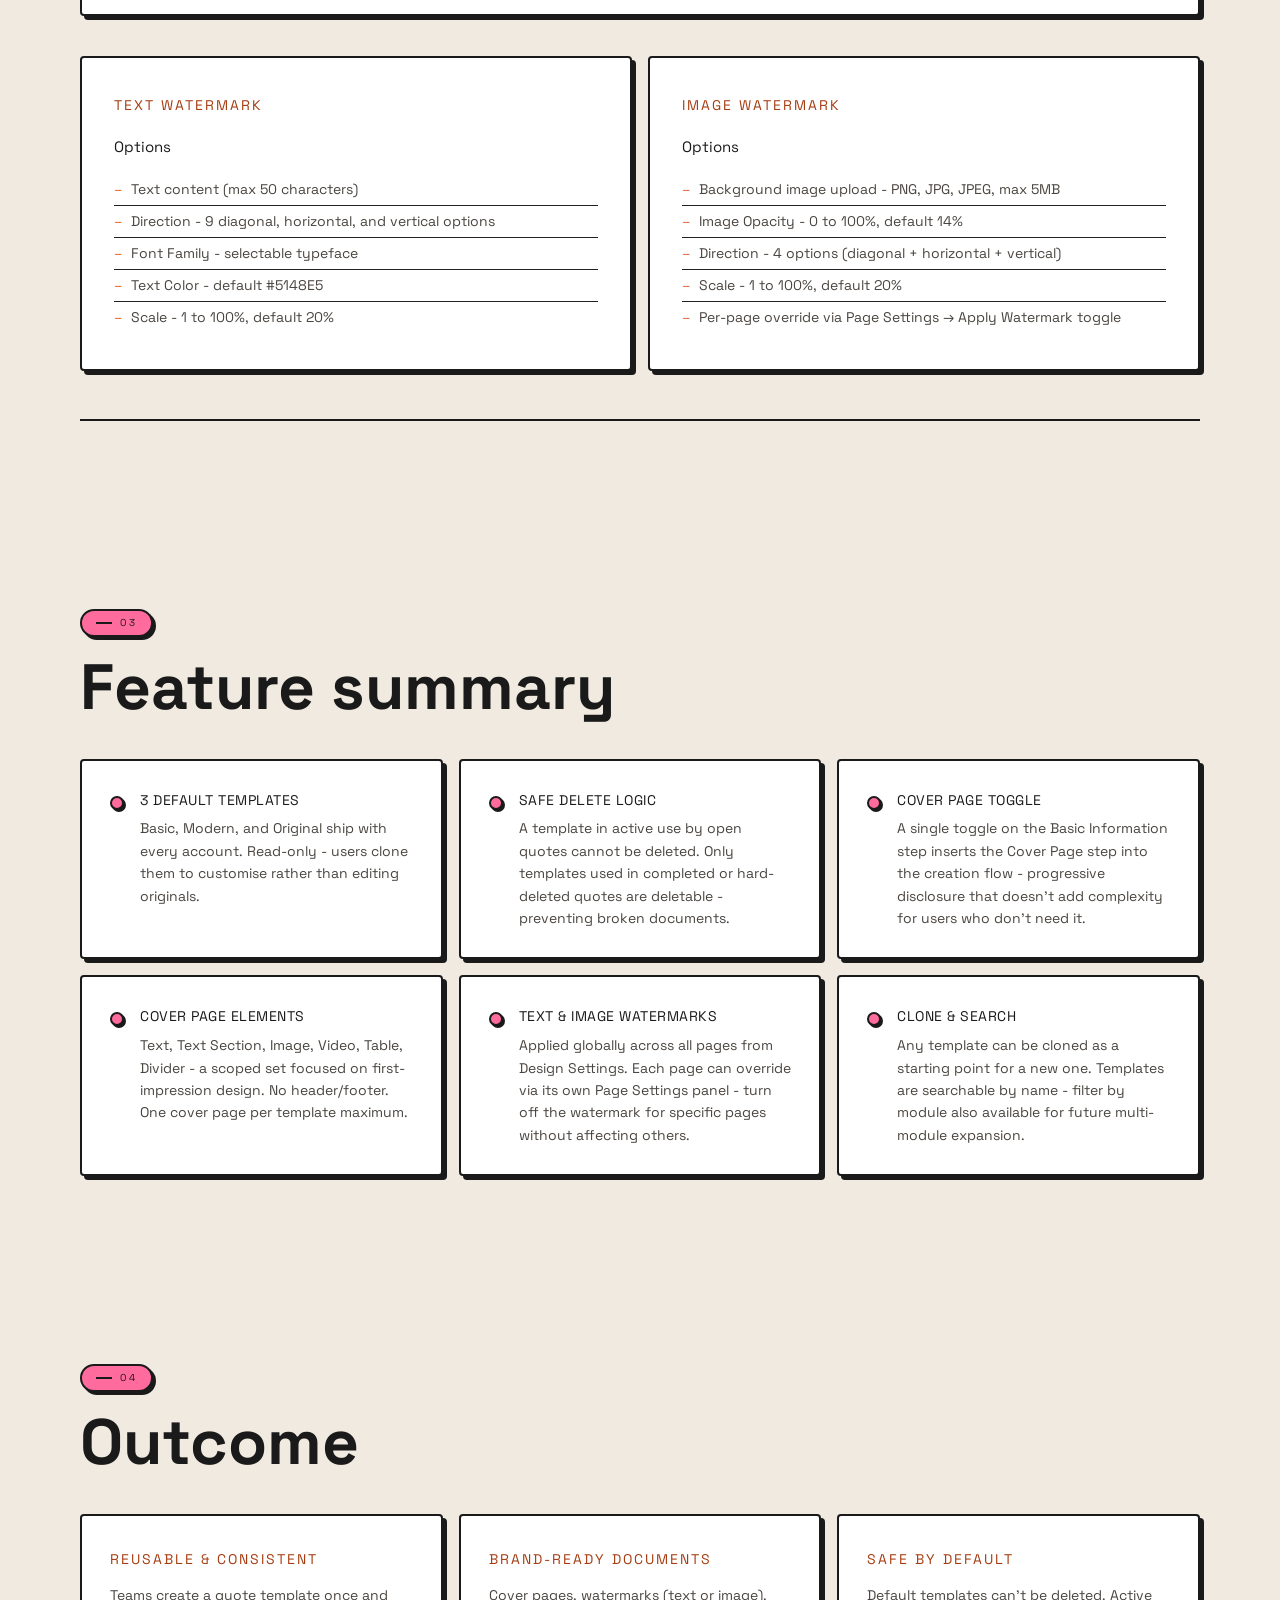
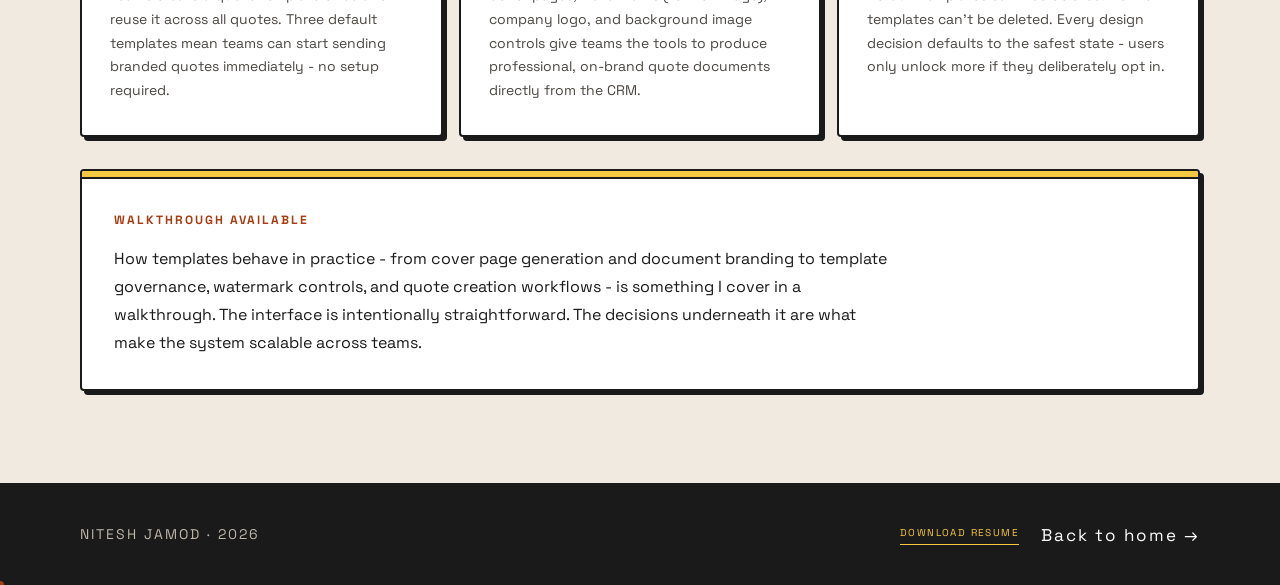
<file: work/document-templates.html>
<!DOCTYPE html>
<html lang="en">
<head>
<meta charset="UTF-8">
<meta name="viewport" content="width=device-width, initial-scale=1.0">
<meta name="description" content="Document Templates — Case study by Nitesh Jamod. Reusable branded quote document system with cover pages and watermarks at Salesmate.">
<meta name="theme-color" content="#F0EAE0">
<meta property="og:title" content="Document Templates — Nitesh Jamod">
<meta property="og:description" content="Reusable branded quote documents with cover pages, watermarks, and three default templates shipping with every account.">
<meta property="og:url" content="https://niteshjamod.com/work/document-templates.html">
<meta name="robots" content="index, follow">
<meta name="author" content="Nitesh Jamod">
<meta property="og:type" content="website">
<meta property="og:site_name" content="Nitesh Jamod Portfolio">
<meta property="og:locale" content="en_US">
<meta property="og:image" content="https://niteshjamod.com/assets/images/Nitesh_jamod_halfbody.webp">
<meta property="og:image:width" content="1200">
<meta property="og:image:height" content="630">
<meta name="twitter:card" content="summary_large_image">
<meta name="twitter:title" content="Document Templates · Nitesh Jamod">
<meta name="twitter:description" content="Reusable branded quote docs with cover pages, watermarks, and default templates.">
<meta name="twitter:image" content="https://niteshjamod.com/assets/images/Nitesh_jamod_halfbody.webp">
<meta name="twitter:url" content="https://niteshjamod.com/work/document-templates.html">
<meta name="googlebot" content="index, follow, max-image-preview:large, max-snippet:-1, max-video-preview:-1">
<title>Document Templates · Nitesh Jamod</title>
<link rel="icon" type="image/png" href="../assets/images/NJ_fav_icon.png">
<link rel="canonical" href="https://niteshjamod.com/work/document-templates.html">
<link rel="preconnect" href="https://fonts.googleapis.com">
<link rel="preconnect" href="https://fonts.gstatic.com" crossorigin>
<link href="https://fonts.googleapis.com/css2?family=Space+Grotesk:wght@400;700&display=swap" rel="stylesheet">
<link rel="stylesheet" href="../assets/css/styles.css?v=b128454">
</head>
<body class="page-document-templates-case-study">
<div class="reading-progress" aria-hidden="true"><div class="reading-progress-bar"></div></div>
<aside class="case-side-nav" aria-label="Case study navigation">
  <a href="#overview">Overview</a>
  <a href="#problem">Problem</a>
  <a href="#research">Research</a>
  <a href="#strategy">Strategy</a>
  <a href="#wireframes">Wireframes</a>
  <a href="#final-design">Final Design</a>
  <a href="#impact">Impact</a>
  <a href="#takeaways">Takeaways</a>
</aside>

<nav>
  <a href="/" class="nl">NJ</a>
  <a href="/" class="nb">← Back to home</a>
</nav>

<div class="floating-actions" data-preserve-case aria-label="Quick actions" style="position:fixed;right:24px;bottom:24px;z-index:900;display:flex;flex-direction:column;align-items:flex-end;gap:10px;margin:0;padding:0">
  <a href="../output/pdf/Nitesh-Jamod-CV2026.pdf" class="floating-action floating-action-resume" download style="display:inline-flex;align-items:center;justify-content:center;min-height:52px;padding:14px 28px;border:2px solid #1A1A1A;border-radius:99px;box-shadow:4px 4px 0 #1A1A1A;color:#1A1A1A;background:#F5C842;font-family:'Space Grotesk', sans-serif;font-size:14px;line-height:1;font-weight:400;letter-spacing:0;text-decoration:none;text-transform:none;white-space:nowrap">Resume ↓</a>
  <a href="../index.html#contact" class="floating-action floating-action-call" style="display:inline-flex;align-items:center;justify-content:center;min-height:52px;padding:14px 28px;border:2px solid #1A1A1A;border-radius:99px;box-shadow:4px 4px 0 #1A1A1A;color:#1A1A1A;background:#FF6B9D;font-family:'Space Grotesk', sans-serif;font-size:14px;line-height:1;font-weight:400;letter-spacing:0;text-decoration:none;text-transform:none;white-space:nowrap">Contact</a>
</div>

<!-- HERO -->
<div class="hero">
  <div class="hbg"></div>
  <div class="htop">
    <div>
      <div class="hl">Portfolio · Salesmate</div>
      <h1>Document<br><span>Templates</span></h1>
      <p class="hsub">A reusable quote document system with cover pages, watermarks, and brand customisation - built directly into the Salesmate Library.</p>
    </div>
    <div class="hero-right">
      <div class="document-walkthrough-card">
        <div class="document-walkthrough-label">Live product walkthrough</div>
        <p>This case study documents the product decisions, governance rules, and template architecture behind Document Templates - not the interface itself. The live product, including template creation, cover page configuration, watermark controls, and quote generation workflows, is available to walk through in conversation.</p>
      </div>
    </div>
  </div>
  <div class="hm">
    <div><div class="ml">Role</div><div class="mv">Product Design Lead</div></div>
    <div><div class="ml">Module</div><div class="mv">Setup · Library</div></div>
    <div><div class="ml">Scope</div><div class="mv">Quotes module</div></div>
    <div><div class="ml">Status</div><div class="mv">Live · Shipped</div></div>
    <div><div class="ml">Tools</div><div class="mv">Figma Design · FigJam</div></div>
  </div>
</div>

<!-- BUSINESS IMPACT -->
<div class="case-impact-strip">
  <div class="case-impact-inner">
    <div class="case-impact-label">Measured product impact · At a glance</div>
    <h2>Reusable branded quotes with operational safety built in.</h2>
    <div class="case-impact-grid">
      <div class="case-impact-item"><span class="case-impact-metric">3</span><strong>Ready-to-use system templates</strong><p>Basic, Modern, and Original templates let every account start without building from scratch.</p></div>
      <div class="case-impact-item"><span class="case-impact-metric">2</span><strong>Watermark formats supported</strong><p>Teams can configure text or image watermarks directly inside the CRM.</p></div>
      <div class="case-impact-item"><span class="case-impact-metric">1</span><strong>Reusable source per quote style</strong><p>A template is created once and reused while safe-delete rules protect active quote workflows.</p></div>
    </div>
  </div>
</div>

<!-- 01 OVERVIEW -->
<section id="overview">
  <div class="sn">01</div>
  <h2>Overview</h2>
  <p class="sb">Document Templates lets Salesmate users create, manage, and reuse branded document layouts for the <strong>Quotes module only</strong>. This feature is scoped exclusively to quotes - it does not apply to other CRM modules. Instead of building a quote document from scratch each time, teams create a template once - with cover page, content layout, header/footer, and watermark - and apply it whenever they generate a quote.</p>
  <p class="sb document-templates-case-study-inline-01">Three default system templates ship with every account (Basic, Modern, Original) - read-only, but cloneable as a starting point. Users with "Manage Document Template" permission can create, edit, clone, and delete custom templates. A template cannot be deleted while actively in use by open quotes - only once those quotes reach completed status or are hard-deleted.</p>
</section>

<!-- 02 DESIGN DECISIONS -->
<section class="document-templates-case-study-inline-02" id="problem">
  <div class="sn">02</div>
  <h2>Design Decisions</h2>

  <!-- A: Library -->
  <div class="dec">
    <div class="dec-hdr">
      <div class="dec-ltr">A</div>
      <div>
        <div class="dec-tag">Template Management</div>
        <div class="dec-title">Card Grid Library with Safe Delete Rules</div>
        <div class="dec-desc">The library needed to let teams manage templates while preventing actions that could break active quote documents.</div>
      </div>
    </div>
    <div class="document-decision-note">
      <div class="document-decision-note-label">The library isn't storing documents - it's protecting business operations</div>
      <p>Document Templates appears to be a simple template library, but the real challenge was governance. Templates aren't isolated assets. They're dependencies used by active quotes that may already be part of a sales process.</p>
      <p>The product needed to balance two competing requirements: allowing teams to manage and clean up templates while preventing actions that could break active business documents. That's why the system ships with three protected default templates and restricts deletion when a template is still referenced by open quotes.</p>
      <p>What looks like a template gallery is actually a management layer enforcing document integrity across the Quotes module. Users are free to customize, clone, and evolve their templates, but the system prevents changes that would create inconsistencies in active customer-facing documents.</p>
      <p>The goal wasn't template management. The goal was operational safety.</p>
    </div>
  </div>

  <span class="case-anchor" id="research"></span>
  <!-- B: Creation Flow -->
  <div class="dec">
    <div class="dec-hdr">
      <div class="dec-ltr">B</div>
      <div>
        <div class="dec-tag">Progressive Creation Flow</div>
        <div class="dec-title">A Single Toggle Adds an Entire Step</div>
        <div class="dec-desc">The creation flow supports simple quote templates by default, then expands only when a user chooses to add branded document structure.</div>
      </div>
    </div>
    <div class="document-decision-note">
      <div class="document-decision-note-label">A single toggle changes the workflow, not the complexity</div>
      <p>The creation flow supports both simple and highly branded quote documents. The challenge was exposing advanced capabilities without forcing every user through additional configuration.</p>
      <p>The solution was progressive architecture rather than progressive disclosure alone. Enabling a cover page doesn't reveal a few extra settings - it inserts an entirely new step into the workflow. The system adapts its structure based on the user's intent.</p>
      <p>This decision matters because most users create straightforward quote documents. Forcing everyone through cover page configuration would increase complexity for the majority. At the same time, teams investing heavily in branding need significantly more control.</p>
      <p>The creation flow expands only when the user's requirements expand. Complexity enters the system by choice rather than by default.</p>
    </div>
  </div>

  <span class="case-anchor" id="strategy"></span>
  <!-- C: Cover Page Builder -->
  <div class="dec">
    <div class="dec-hdr">
      <div class="dec-ltr">C</div>
      <div>
        <div class="dec-tag">Cover Page Builder</div>
        <div class="dec-title">A Focused Canvas - Limited Elements by Design</div>
        <div class="dec-desc">The cover page builder uses familiar editing patterns, but deliberately limits what a cover page can become.</div>
      </div>
    </div>
    <div class="document-decision-note">
      <div class="document-decision-note-label">Deliberate constraints create better documents</div>
      <p>The Cover Page Builder uses the same editing foundation as the main document builder, but with a deliberately restricted set of capabilities.</p>
      <p>The design challenge wasn't deciding what to add. It was deciding what not to add.</p>
      <p>Without constraints, cover pages quickly become second documents, filled with unnecessary content, repeated information, and inconsistent layouts. The builder therefore supports only the elements required to create a strong first impression while intentionally excluding capabilities that belong inside the document itself.</p>
      <p>The one-cover-page limit follows the same philosophy. A cover page has a specific purpose: introduce the document and establish branding. Once it starts behaving like a content section, it stops serving that purpose.</p>
      <p>The constraints aren't limitations. They're guardrails that preserve the role of the cover page within the larger document experience.</p>
    </div>
  </div>

  <span class="case-anchor" id="wireframes"></span>
  <!-- D: Watermark -->
  <div class="dec">
    <div class="dec-hdr">
      <div class="dec-ltr">D</div>
      <div>
        <div class="dec-tag">Design Settings - Watermark</div>
        <div class="dec-title">Branding, Copyright, or Security Watermarks - Per Page Control</div>
        <div class="dec-desc">Watermarks needed to support branding, compliance, ownership, and exceptions without making every page a configuration burden.</div>
      </div>
    </div>
    <div class="document-decision-note">
      <div class="document-decision-note-label">Branding and document control needed different levels of authority</div>
      <p>Watermarks seem like a visual customization feature, but they introduce a governance problem. Some organizations use them for branding. Others use them for compliance, ownership identification, or internal document control.</p>
      <p>The challenge was creating a system that worked at both the template level and the page level without becoming difficult to manage.</p>
      <p>The solution was a layered model. Watermarks are configured globally so templates maintain consistency by default. Individual pages can then override that decision when specific content requires different treatment.</p>
      <p>This prevents teams from repeatedly configuring watermark settings across every page while still giving them the flexibility to make exceptions when needed.</p>
      <p>What appears to be a branding feature is actually a document governance system with visual output.</p>
    </div>
    <div class="wm-grid">
      <div class="wm-card">
        <div class="wm-label">Text Watermark</div>
        <div class="wm-title">Options</div>
        <ul class="wm-list">
          <li>Text content (max 50 characters)</li>
          <li>Direction - 9 diagonal, horizontal, and vertical options</li>
          <li>Font Family - selectable typeface</li>
          <li>Text Color - default #5148E5</li>
          <li>Scale - 1 to 100%, default 20%</li>
        </ul>
      </div>
      <div class="wm-card">
        <div class="wm-label">Image Watermark</div>
        <div class="wm-title">Options</div>
        <ul class="wm-list">
          <li>Background image upload - PNG, JPG, JPEG, max 5MB</li>
          <li>Image Opacity - 0 to 100%, default 14%</li>
          <li>Direction - 4 options (diagonal + horizontal + vertical)</li>
          <li>Scale - 1 to 100%, default 20%</li>
          <li>Per-page override via Page Settings → Apply Watermark toggle</li>
        </ul>
      </div>
    </div>
  </div>

</section>

<!-- 03 FEATURE SUMMARY -->
<section class="document-templates-case-study-inline-03" id="final-design">
  <div class="sn">03</div>
  <h2>Feature Summary</h2>
  <div class="feat-grid">
    <div class="feat">
      <div class="fdot"></div>
      <div><div class="ft">3 Default Templates</div>
      <div class="fd">Basic, Modern, and Original ship with every account. Read-only - users clone them to customise rather than editing originals.</div></div>
    </div>
    <div class="feat">
      <div class="fdot"></div>
      <div><div class="ft">Safe Delete Logic</div>
      <div class="fd">A template in active use by open quotes cannot be deleted. Only templates used in completed or hard-deleted quotes are deletable - preventing broken documents.</div></div>
    </div>
    <div class="feat">
      <div class="fdot"></div>
      <div><div class="ft">Cover Page Toggle</div>
      <div class="fd">A single toggle on the Basic Information step inserts the Cover Page step into the creation flow - progressive disclosure that doesn't add complexity for users who don't need it.</div></div>
    </div>
    <div class="feat">
      <div class="fdot"></div>
      <div><div class="ft">Cover Page Elements</div>
      <div class="fd">Text, Text Section, Image, Video, Table, Divider - a scoped set focused on first-impression design. No header/footer. One cover page per template maximum.</div></div>
    </div>
    <div class="feat">
      <div class="fdot"></div>
      <div><div class="ft">Text & Image Watermarks</div>
      <div class="fd">Applied globally across all pages from Design Settings. Each page can override via its own Page Settings panel - turn off the watermark for specific pages without affecting others.</div></div>
    </div>
    <div class="feat">
      <div class="fdot"></div>
      <div><div class="ft">Clone & Search</div>
      <div class="fd">Any template can be cloned as a starting point for a new one. Templates are searchable by name - filter by module also available for future multi-module expansion.</div></div>
    </div>
  </div>
</section>

<!-- 04 OUTCOME -->
<section class="document-templates-case-study-inline-04" id="impact">
  <div class="sn">04</div>
  <h2>Outcome</h2>
  <div class="oc-cards">
    <div class="oc-card">
      <div class="oc-label">Reusable & Consistent</div>
      <div class="oc-text">Teams create a quote template once and reuse it across all quotes. Three default templates mean teams can start sending branded quotes immediately - no setup required.</div>
    </div>
    <div class="oc-card">
      <div class="oc-label">Brand-Ready Documents</div>
      <div class="oc-text">Cover pages, watermarks (text or image), company logo, and background image controls give teams the tools to produce professional, on-brand quote documents directly from the CRM.</div>
    </div>
    <div class="oc-card">
      <div class="oc-label">Safe by Default</div>
      <div class="oc-text">Default templates can't be deleted. Active templates can't be deleted. Every design decision defaults to the safest state - users only unlock more if they deliberately opt in.</div>
    </div>
  </div>
  <div class="document-walkthrough-card outcome-walkthrough-card">
    <div class="document-walkthrough-label">Walkthrough available</div>
    <p>How templates behave in practice - from cover page generation and document branding to template governance, watermark controls, and quote creation workflows - is something I cover in a walkthrough. The interface is intentionally straightforward. The decisions underneath it are what make the system scalable across teams.</p>
  </div>
</section>

<footer id="takeaways">
  <div class="fl">Nitesh Jamod · 2026</div>
  <div class="case-footer-links"><a href="../output/pdf/Nitesh-Jamod-CV2026.pdf" class="case-footer-resume" download>Download Resume</a><a href="/" class="fn">Back to home →</a></div>
</footer>

<script src="../assets/js/script.js?v=b128454"></script>
</body>
</html>
</file>
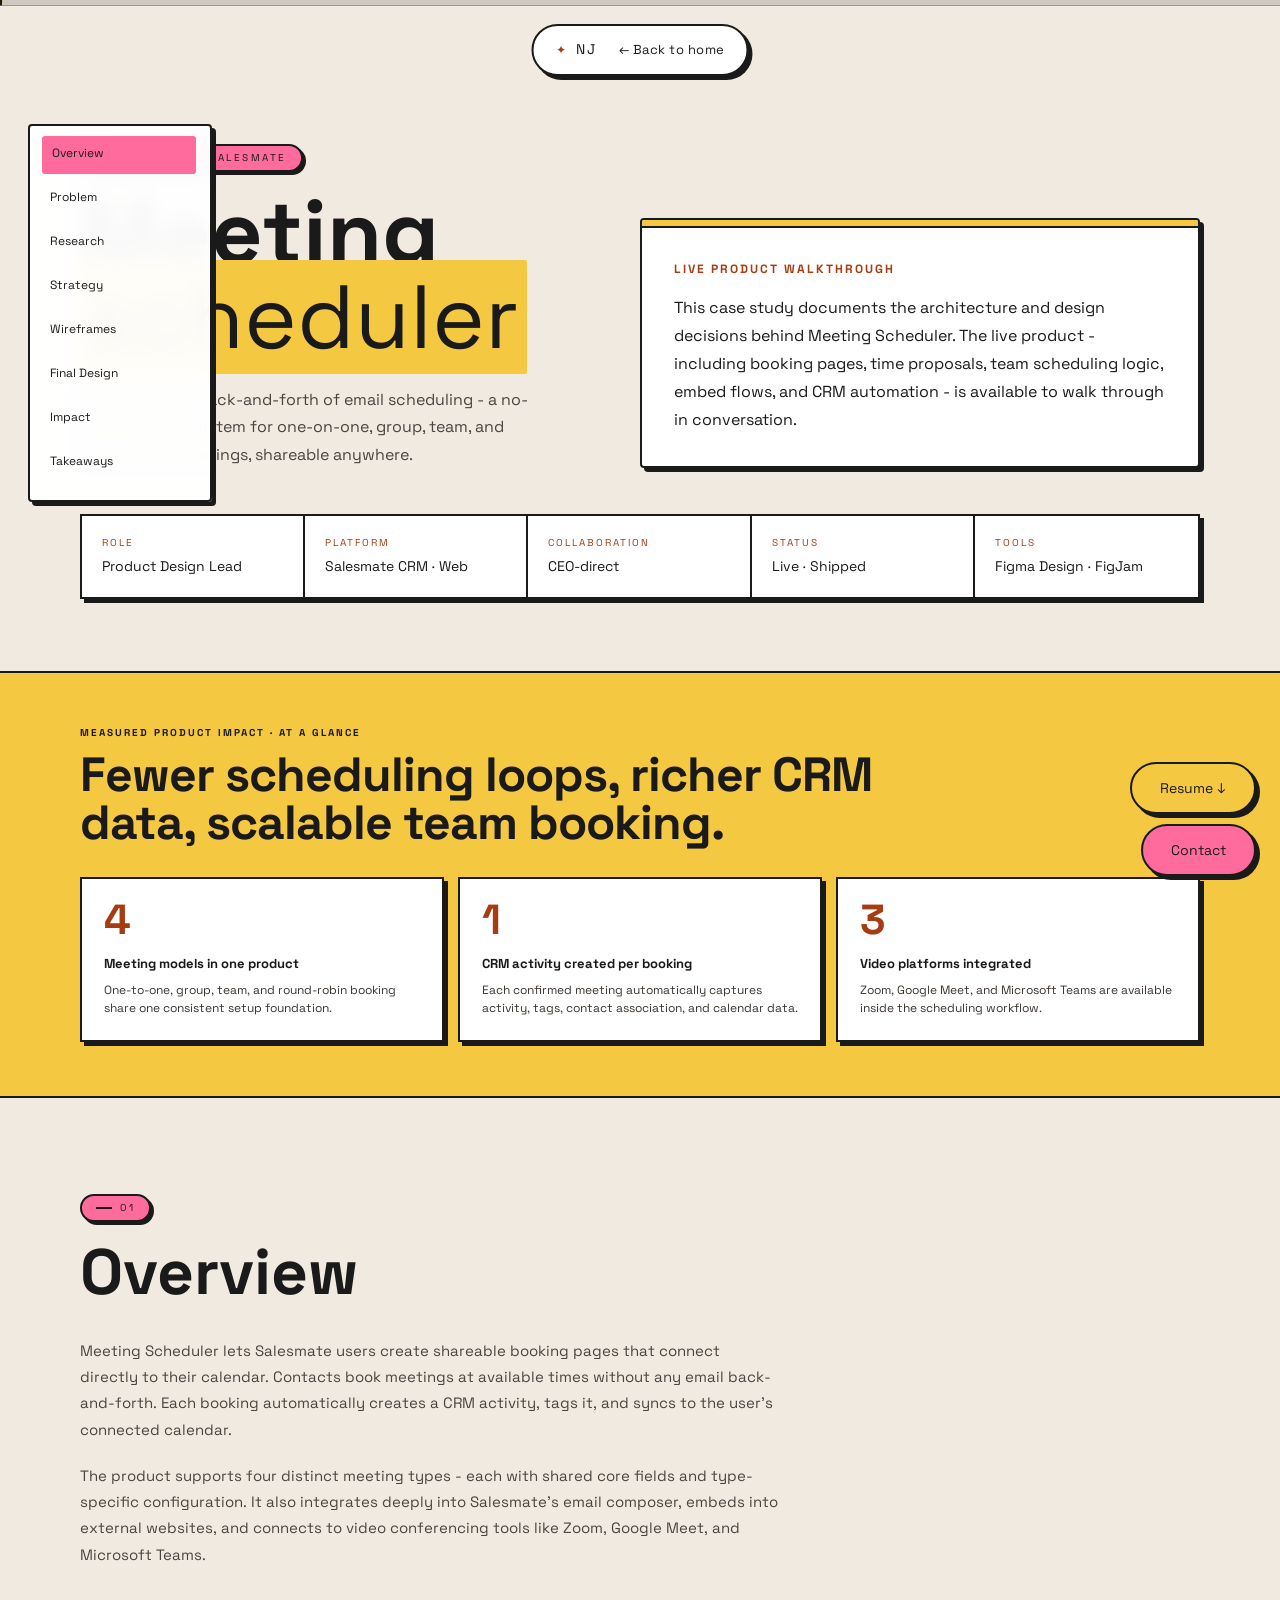
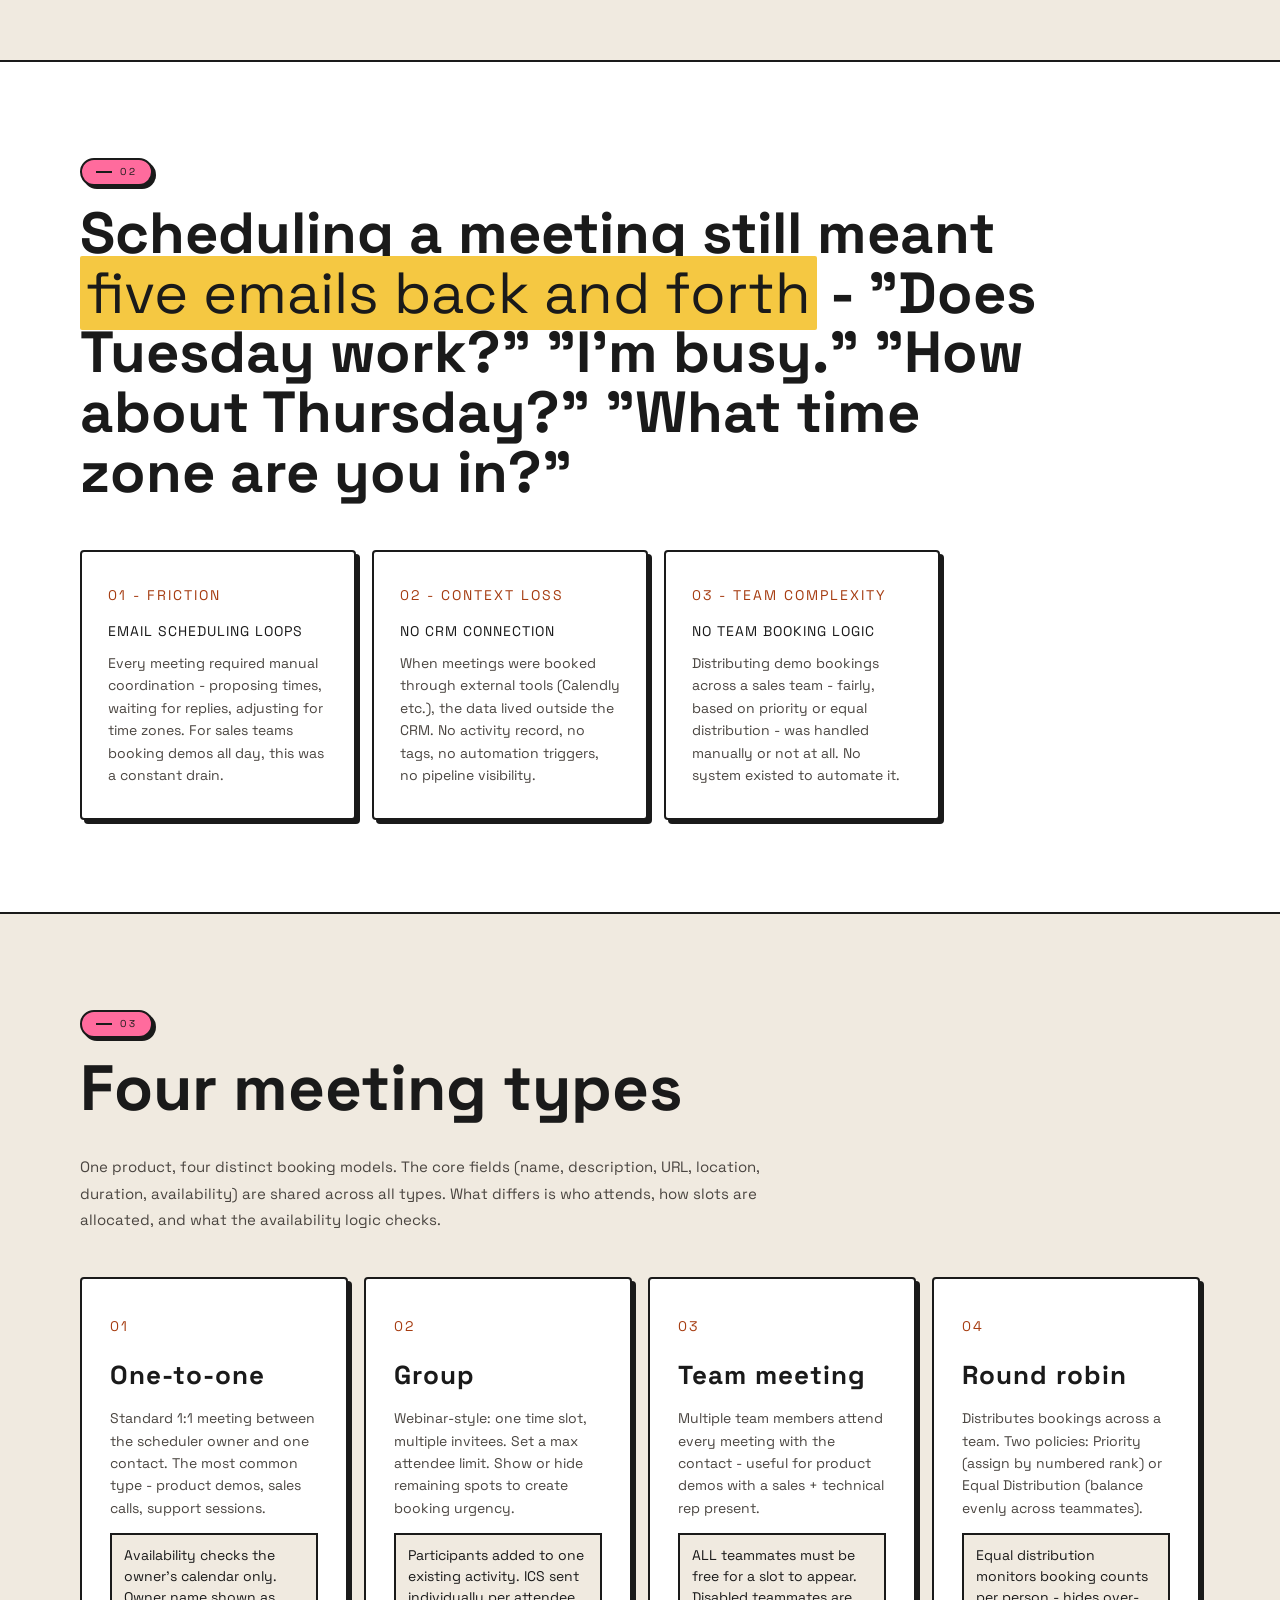
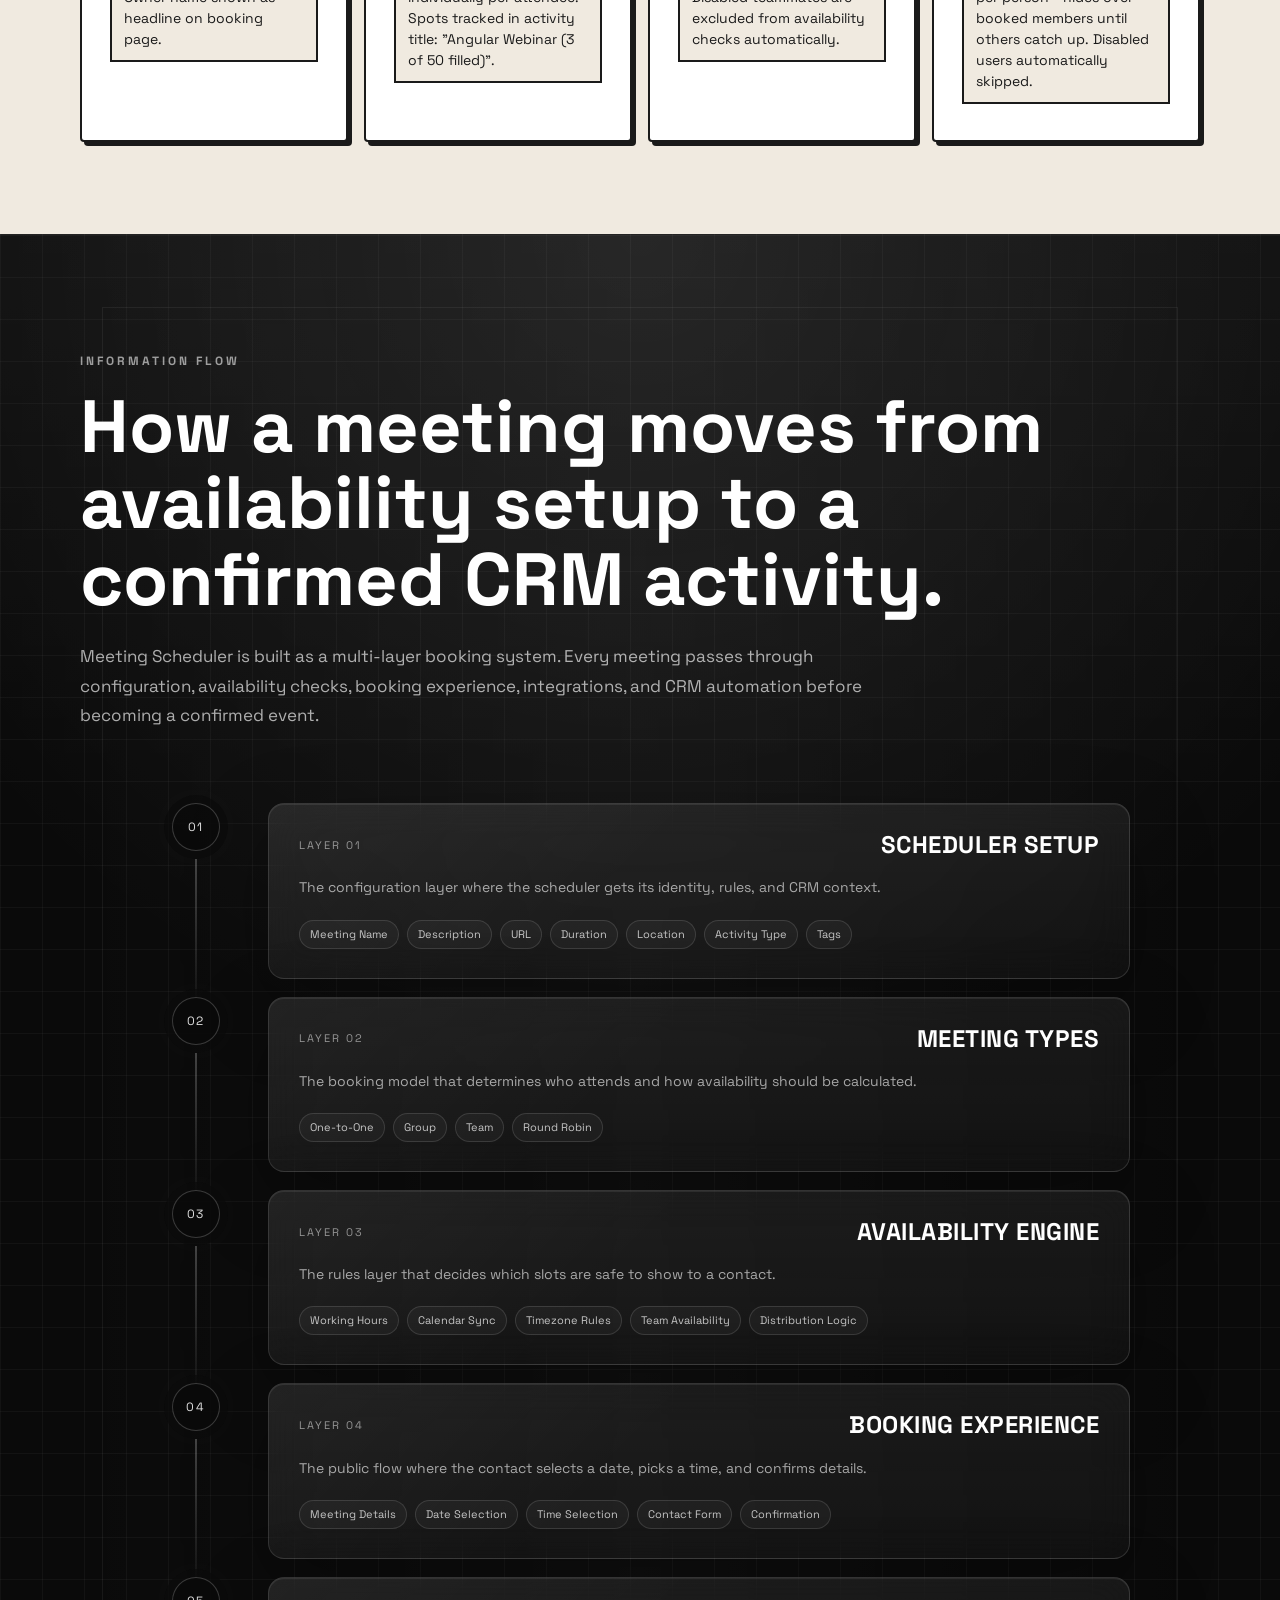
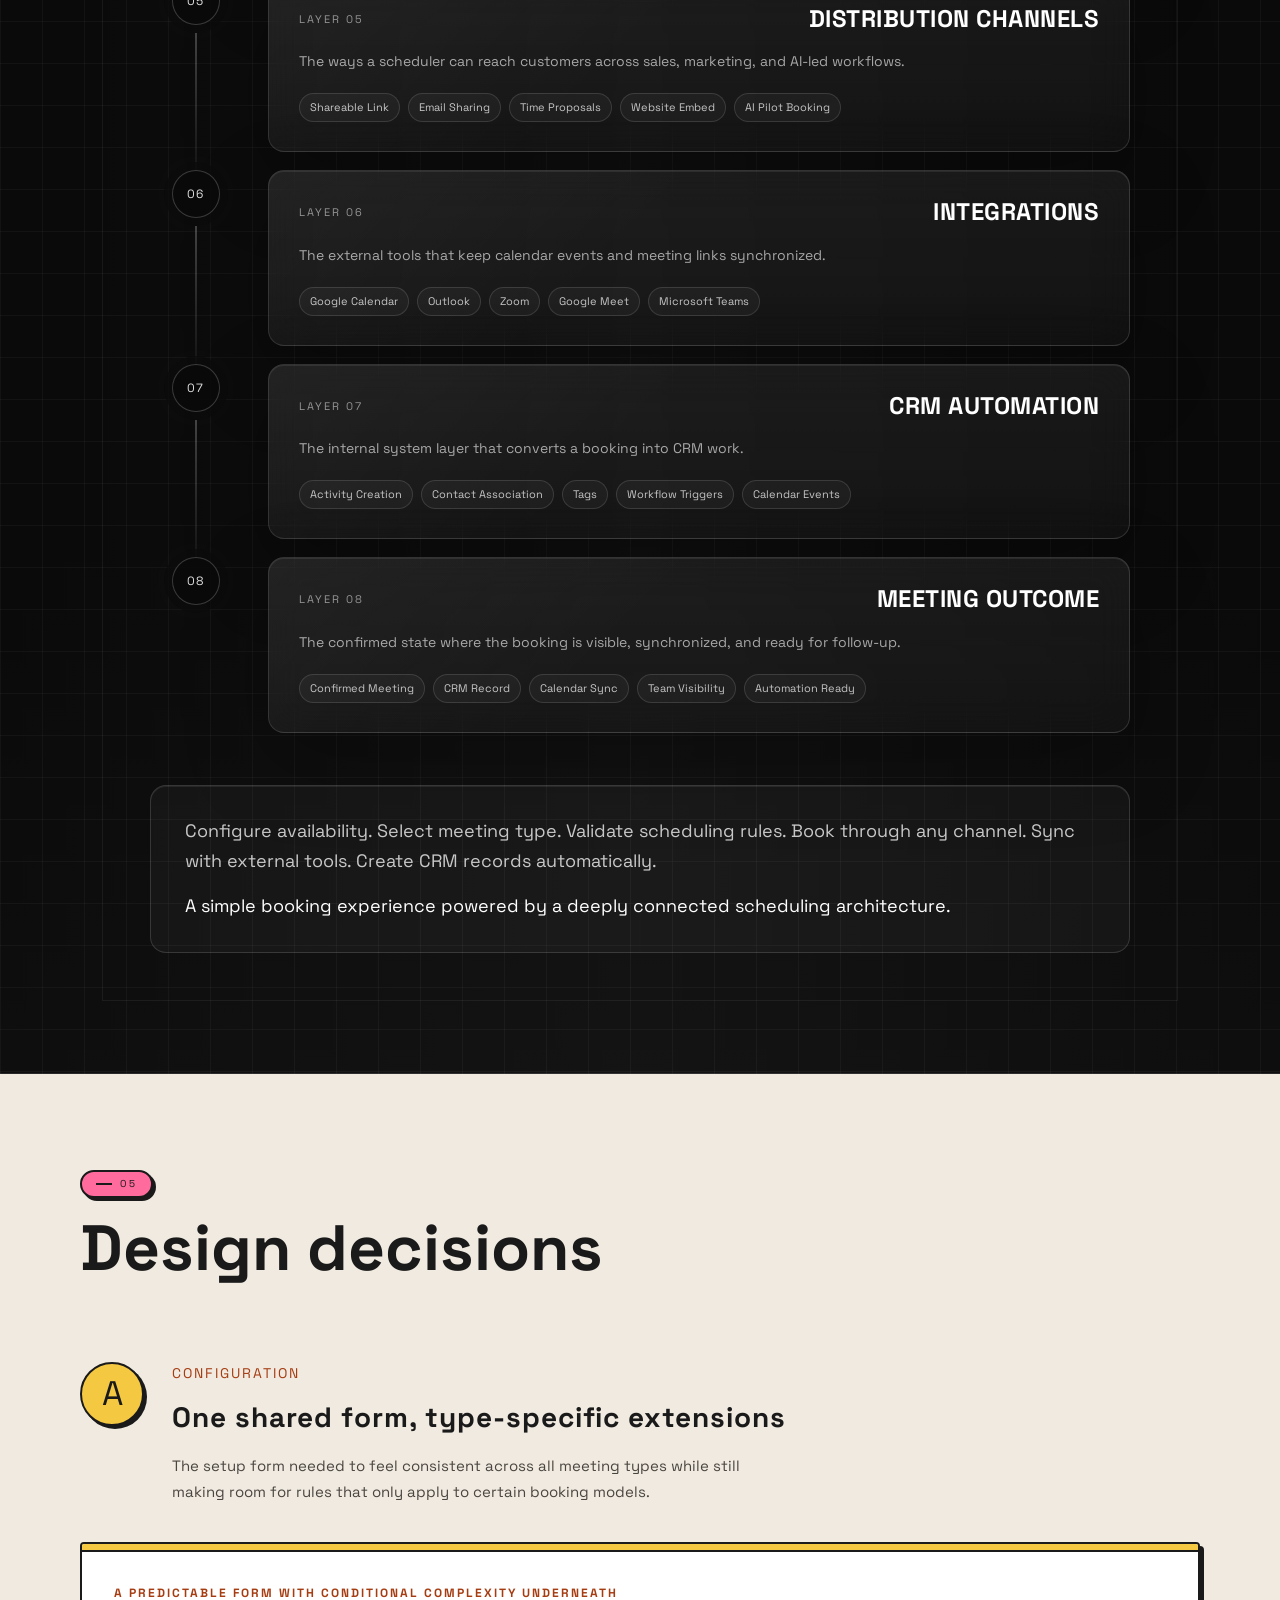
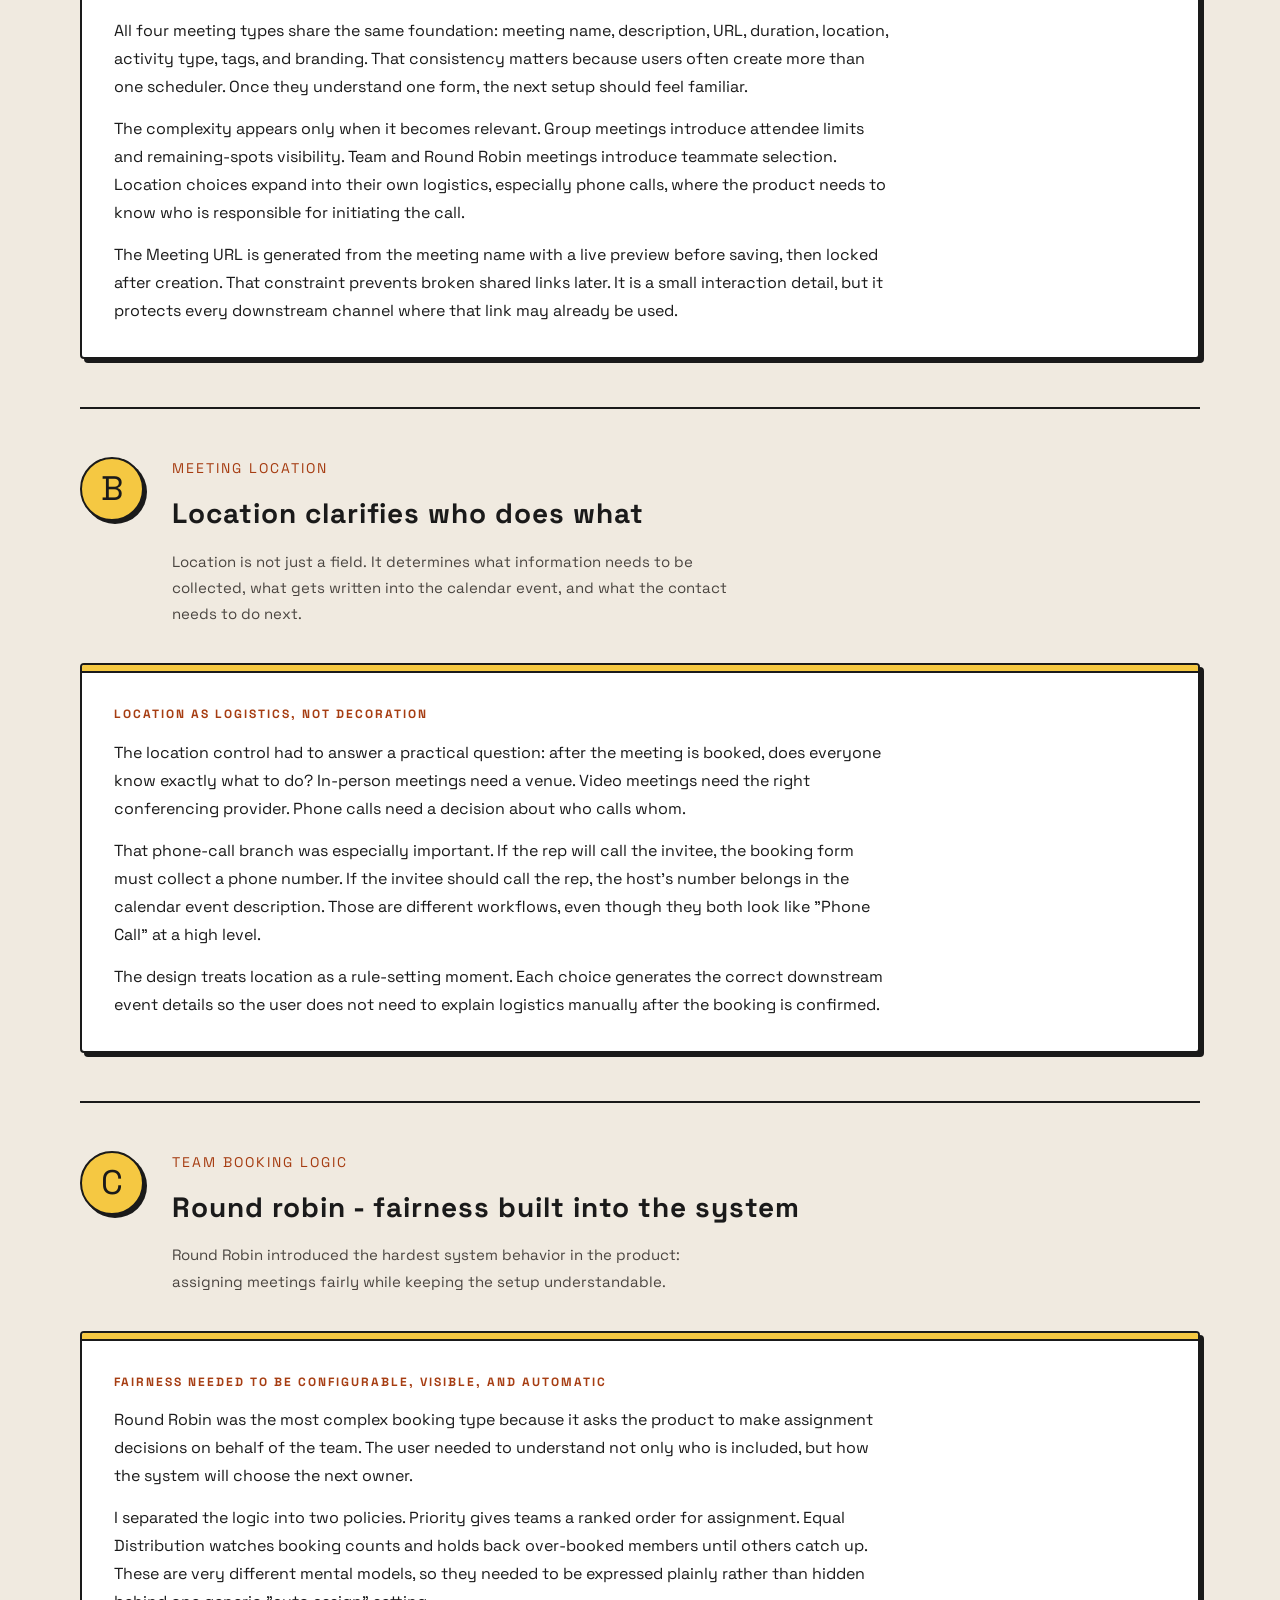
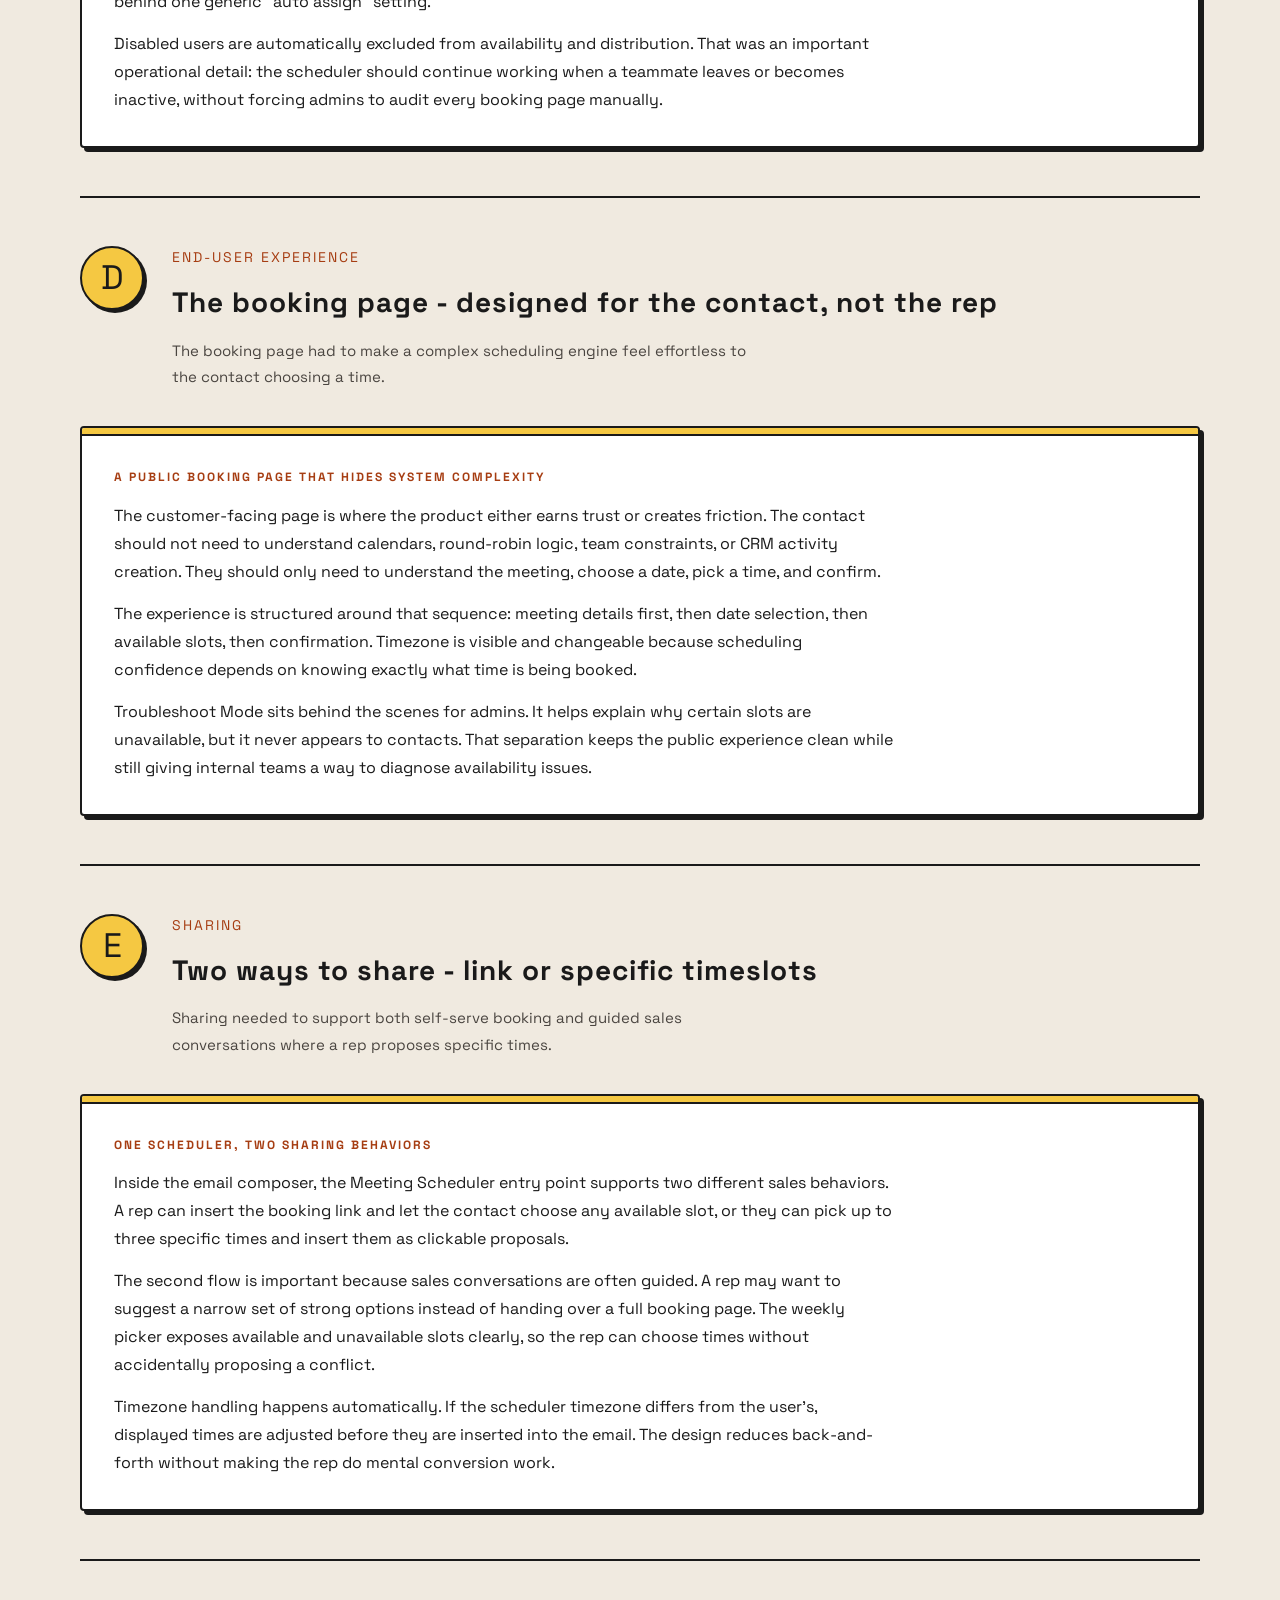
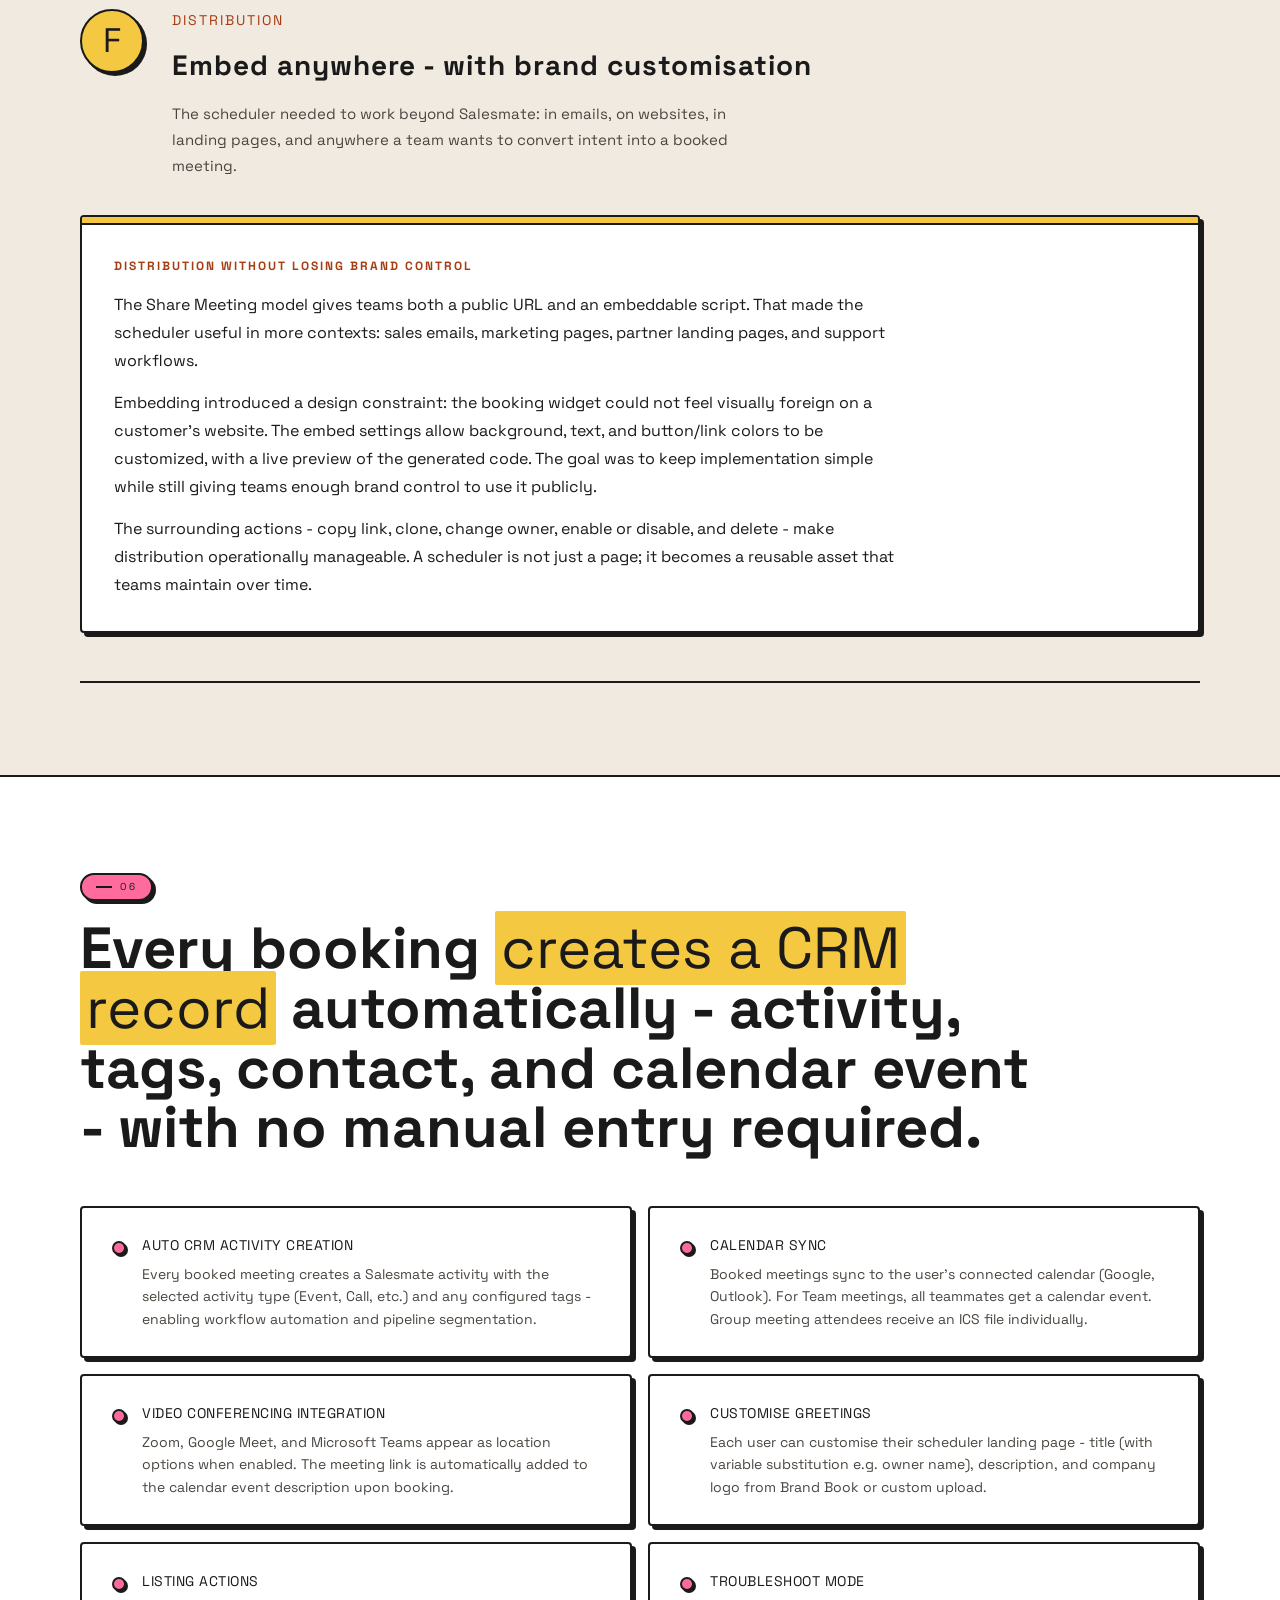
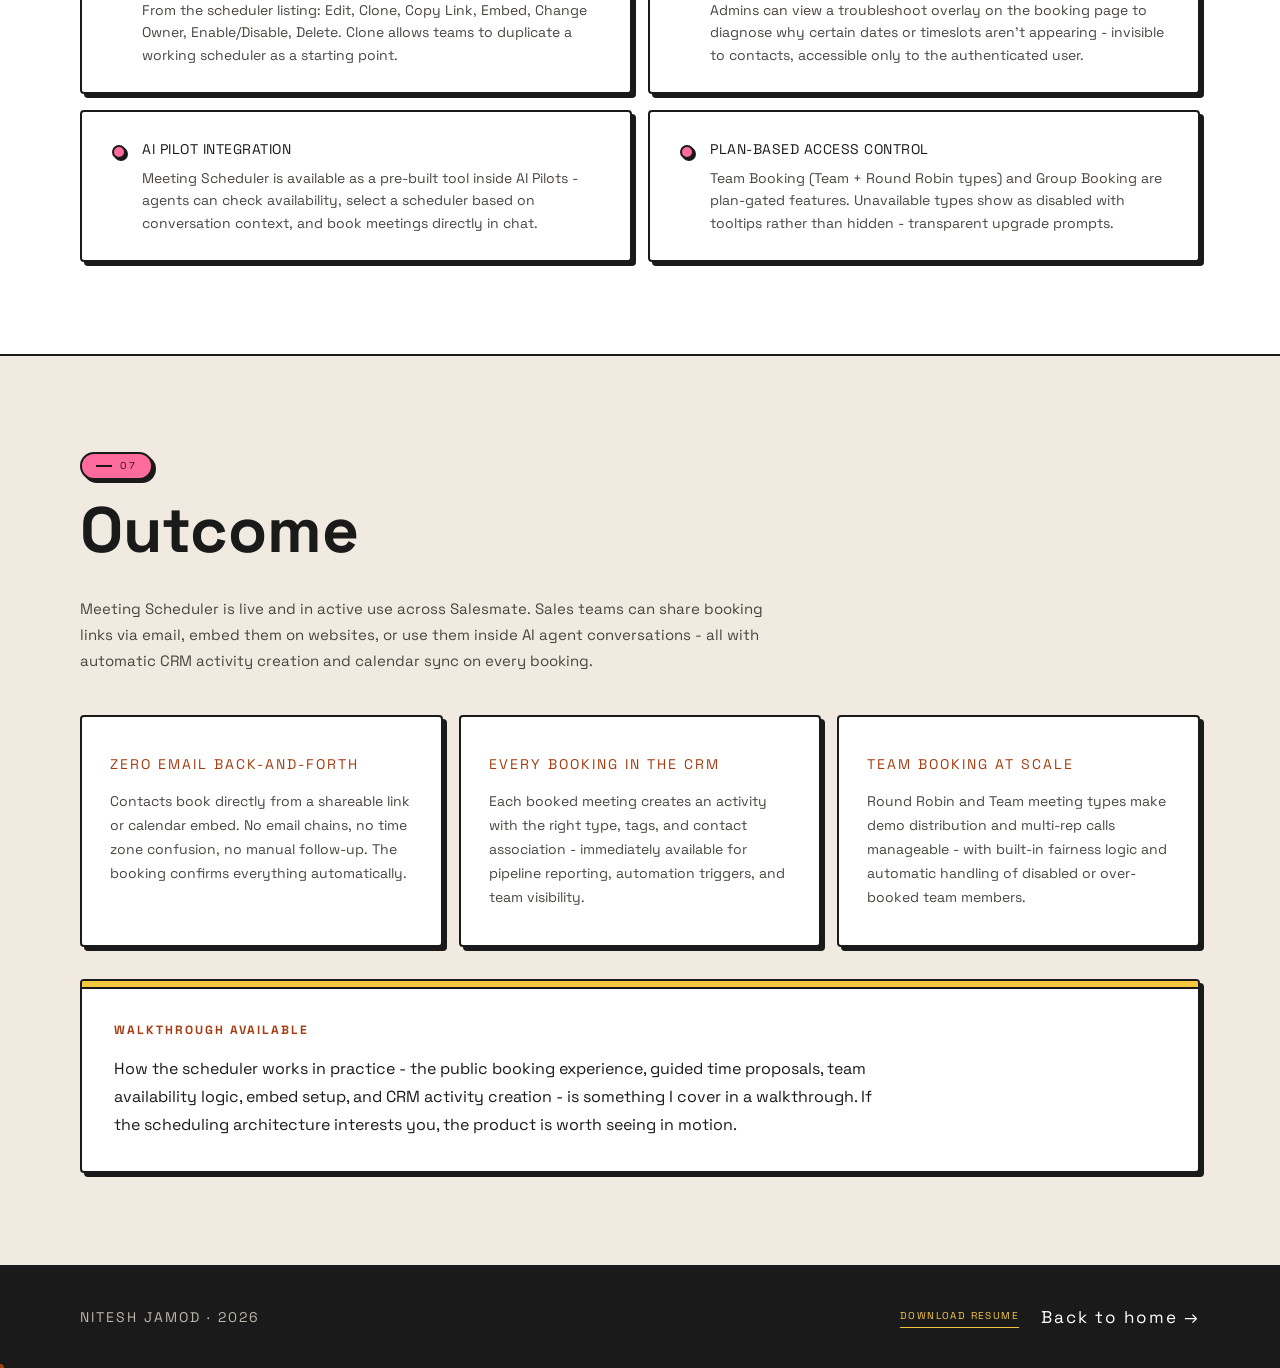
<file: work/meeting-scheduler.html>
<!DOCTYPE html>
<html lang="en">
<head>
<meta charset="UTF-8">
<meta name="viewport" content="width=device-width, initial-scale=1.0">
<meta name="description" content="Meeting Scheduler — Case study by Nitesh Jamod. No-code booking system for four meeting types with CRM sync and calendar integration.">
<meta name="theme-color" content="#F0EAE0">
<meta property="og:title" content="Meeting Scheduler — Nitesh Jamod">
<meta property="og:description" content="No-code booking for One-to-One, Group, Team, and Round Robin meetings with automatic CRM activity creation.">
<meta property="og:url" content="https://niteshjamod.com/work/meeting-scheduler.html">
<meta name="robots" content="index, follow">
<meta name="author" content="Nitesh Jamod">
<meta property="og:type" content="website">
<meta property="og:site_name" content="Nitesh Jamod Portfolio">
<meta property="og:locale" content="en_US">
<meta property="og:image" content="https://niteshjamod.com/assets/images/Nitesh_jamod_halfbody.webp">
<meta property="og:image:width" content="1200">
<meta property="og:image:height" content="630">
<meta name="twitter:card" content="summary_large_image">
<meta name="twitter:title" content="Meeting Scheduler · Nitesh Jamod">
<meta name="twitter:description" content="No-code booking for four meeting types with CRM and calendar sync.">
<meta name="twitter:image" content="https://niteshjamod.com/assets/images/Nitesh_jamod_halfbody.webp">
<meta name="twitter:url" content="https://niteshjamod.com/work/meeting-scheduler.html">
<meta name="googlebot" content="index, follow, max-image-preview:large, max-snippet:-1, max-video-preview:-1">
<title>Meeting Scheduler · Nitesh Jamod</title>
<link rel="icon" type="image/png" href="../assets/images/NJ_fav_icon.png">
<link rel="canonical" href="https://niteshjamod.com/work/meeting-scheduler.html">
<link rel="preconnect" href="https://fonts.googleapis.com">
<link rel="preconnect" href="https://fonts.gstatic.com" crossorigin>
<link href="https://fonts.googleapis.com/css2?family=Space+Grotesk:wght@400;700&display=swap" rel="stylesheet">
<link rel="stylesheet" href="../assets/css/styles.css?v=b128454">
</head>
<body class="page-meeting-scheduler-case-study">
<div class="reading-progress" aria-hidden="true"><div class="reading-progress-bar"></div></div>
<aside class="case-side-nav" aria-label="Case study navigation">
  <a href="#overview">Overview</a>
  <a href="#problem">Problem</a>
  <a href="#research">Research</a>
  <a href="#strategy">Strategy</a>
  <a href="#wireframes">Wireframes</a>
  <a href="#final-design">Final Design</a>
  <a href="#impact">Impact</a>
  <a href="#takeaways">Takeaways</a>
</aside>

<nav>
  <a href="/" class="nl">NJ</a>
  <a href="/" class="nb">← Back to home</a>
</nav>

<div class="floating-actions" data-preserve-case aria-label="Quick actions" style="position:fixed;right:24px;bottom:24px;z-index:900;display:flex;flex-direction:column;align-items:flex-end;gap:10px;margin:0;padding:0">
  <a href="../output/pdf/Nitesh-Jamod-CV2026.pdf" class="floating-action floating-action-resume" download style="display:inline-flex;align-items:center;justify-content:center;min-height:52px;padding:14px 28px;border:2px solid #1A1A1A;border-radius:99px;box-shadow:4px 4px 0 #1A1A1A;color:#1A1A1A;background:#F5C842;font-family:'Space Grotesk', sans-serif;font-size:14px;line-height:1;font-weight:400;letter-spacing:0;text-decoration:none;text-transform:none;white-space:nowrap">Resume ↓</a>
  <a href="../index.html#contact" class="floating-action floating-action-call" style="display:inline-flex;align-items:center;justify-content:center;min-height:52px;padding:14px 28px;border:2px solid #1A1A1A;border-radius:99px;box-shadow:4px 4px 0 #1A1A1A;color:#1A1A1A;background:#FF6B9D;font-family:'Space Grotesk', sans-serif;font-size:14px;line-height:1;font-weight:400;letter-spacing:0;text-decoration:none;text-transform:none;white-space:nowrap">Contact</a>
</div>

<!-- HERO -->
<div class="hero">
  <div class="hbg"></div>
  <div class="htop">
    <div>
      <div class="hl">Portfolio · Salesmate</div>
      <h1>Meeting<br><span>Scheduler</span></h1>
      <p class="hsub">Eliminating the back-and-forth of email scheduling - a no-code booking system for one-on-one, group, team, and round-robin meetings, shareable anywhere.</p>
    </div>
    <div class="hero-right">
      <div class="meeting-walkthrough-card">
        <div class="meeting-walkthrough-label">Live product walkthrough</div>
        <p>This case study documents the architecture and design decisions behind Meeting Scheduler. The live product - including booking pages, time proposals, team scheduling logic, embed flows, and CRM automation - is available to walk through in conversation.</p>
      </div>
    </div>
  </div>
  <div class="hm">
    <div><div class="ml">Role</div><div class="mv">Product Design Lead</div></div>
    <div><div class="ml">Platform</div><div class="mv">Salesmate CRM · Web</div></div>
    <div><div class="ml">Collaboration</div><div class="mv">CEO-direct</div></div>
    <div><div class="ml">Status</div><div class="mv">Live · Shipped</div></div>
    <div><div class="ml">Tools</div><div class="mv">Figma Design · FigJam</div></div>
  </div>
</div>

<!-- BUSINESS IMPACT -->
<div class="case-impact-strip">
  <div class="case-impact-inner">
    <div class="case-impact-label">Measured product impact · At a glance</div>
    <h2>Fewer scheduling loops, richer CRM data, scalable team booking.</h2>
    <div class="case-impact-grid">
      <div class="case-impact-item"><span class="case-impact-metric">4</span><strong>Meeting models in one product</strong><p>One-to-one, group, team, and round-robin booking share one consistent setup foundation.</p></div>
      <div class="case-impact-item"><span class="case-impact-metric">1</span><strong>CRM activity created per booking</strong><p>Each confirmed meeting automatically captures activity, tags, contact association, and calendar data.</p></div>
      <div class="case-impact-item"><span class="case-impact-metric">3</span><strong>Video platforms integrated</strong><p>Zoom, Google Meet, and Microsoft Teams are available inside the scheduling workflow.</p></div>
    </div>
  </div>
</div>

<!-- 01 OVERVIEW -->
<section id="overview">
  <div class="sn">01</div>
  <h2>Overview</h2>
  <p class="sb">Meeting Scheduler lets Salesmate users create shareable booking pages that connect directly to their calendar. Contacts book meetings at available times without any email back-and-forth. Each booking automatically creates a CRM activity, tags it, and syncs to the user's connected calendar.</p>
  <p class="sb meeting-scheduler-case-study-inline-01">The product supports four distinct meeting types - each with shared core fields and type-specific configuration. It also integrates deeply into Salesmate's email composer, embeds into external websites, and connects to video conferencing tools like Zoom, Google Meet, and Microsoft Teams.</p>
</section>

<!-- 02 THE PROBLEM -->
<div class="band" id="problem">
  <div class="bi">
    <div class="sn">02</div>
    <div class="bq">Scheduling a meeting still meant <span>five emails back and forth</span> - "Does Tuesday work?" "I'm busy." "How about Thursday?" "What time zone are you in?"</div>
    <div class="pg">
      <div class="pc">
        <div class="pn">01 - FRICTION</div>
        <div class="pt">Email scheduling loops</div>
        <div class="pd">Every meeting required manual coordination - proposing times, waiting for replies, adjusting for time zones. For sales teams booking demos all day, this was a constant drain.</div>
      </div>
      <div class="pc">
        <div class="pn">02 - CONTEXT LOSS</div>
        <div class="pt">No CRM connection</div>
        <div class="pd">When meetings were booked through external tools (Calendly etc.), the data lived outside the CRM. No activity record, no tags, no automation triggers, no pipeline visibility.</div>
      </div>
      <div class="pc">
        <div class="pn">03 - TEAM COMPLEXITY</div>
        <div class="pt">No team booking logic</div>
        <div class="pd">Distributing demo bookings across a sales team - fairly, based on priority or equal distribution - was handled manually or not at all. No system existed to automate it.</div>
      </div>
    </div>
  </div>
</div>

<!-- 03 MEETING TYPES -->
<section id="research">
  <div class="sn">03</div>
  <h2>Four Meeting Types</h2>
  <p class="sb">One product, four distinct booking models. The core fields (name, description, URL, location, duration, availability) are shared across all types. What differs is who attends, how slots are allocated, and what the availability logic checks.</p>
  <div class="types">
    <div class="type">
      <div class="type-num">01</div>
      <div class="type-title">One-to-One</div>
      <div class="type-desc">Standard 1:1 meeting between the scheduler owner and one contact. The most common type - product demos, sales calls, support sessions.</div>
      <div class="type-rule">Availability checks the owner's calendar only. Owner name shown as headline on booking page.</div>
    </div>
    <div class="type">
      <div class="type-num">02</div>
      <div class="type-title">Group</div>
      <div class="type-desc">Webinar-style: one time slot, multiple invitees. Set a max attendee limit. Show or hide remaining spots to create booking urgency.</div>
      <div class="type-rule">Participants added to one existing activity. ICS sent individually per attendee. Spots tracked in activity title: "Angular Webinar (3 of 50 filled)".</div>
    </div>
    <div class="type">
      <div class="type-num">03</div>
      <div class="type-title">Team Meeting</div>
      <div class="type-desc">Multiple team members attend every meeting with the contact - useful for product demos with a sales + technical rep present.</div>
      <div class="type-rule">ALL teammates must be free for a slot to appear. Disabled teammates are excluded from availability checks automatically.</div>
    </div>
    <div class="type">
      <div class="type-num">04</div>
      <div class="type-title">Round Robin</div>
      <div class="type-desc">Distributes bookings across a team. Two policies: Priority (assign by numbered rank) or Equal Distribution (balance evenly across teammates).</div>
      <div class="type-rule">Equal distribution monitors booking counts per person - hides over-booked members until others catch up. Disabled users automatically skipped.</div>
    </div>
  </div>
</section>

<!-- 04 INFORMATION FLOW -->
<section class="meeting-flow-section flow-architecture" id="strategy" aria-labelledby="meeting-flow-title">
  <div class="meeting-flow-head">
    <div class="meeting-flow-kicker">INFORMATION FLOW</div>
    <h2 id="meeting-flow-title">How a meeting moves from availability setup to a confirmed CRM activity.</h2>
    <p>Meeting Scheduler is built as a multi-layer booking system. Every meeting passes through configuration, availability checks, booking experience, integrations, and CRM automation before becoming a confirmed event.</p>
  </div>

  <div class="meeting-flow-stack" aria-label="Meeting Scheduler layered booking architecture">
    <article class="meeting-flow-row" style="--i:0">
      <div class="meeting-flow-rail"><span>01</span></div>
      <div class="meeting-flow-card" tabindex="0">
        <div class="meeting-flow-card-top">
          <span>Layer 01</span>
          <strong>SCHEDULER SETUP</strong>
        </div>
        <p>The configuration layer where the scheduler gets its identity, rules, and CRM context.</p>
        <div class="meeting-flow-pills">
          <span>Meeting Name</span><span>Description</span><span>URL</span><span>Duration</span><span>Location</span><span>Activity Type</span><span>Tags</span>
        </div>
        <div class="meeting-flow-reveal">Setup defines what the booking page represents, where the meeting happens, and how the resulting activity should be classified in CRM.</div>
      </div>
    </article>

    <article class="meeting-flow-row" style="--i:1">
      <div class="meeting-flow-rail"><span>02</span></div>
      <div class="meeting-flow-card" tabindex="0">
        <div class="meeting-flow-card-top">
          <span>Layer 02</span>
          <strong>MEETING TYPES</strong>
        </div>
        <p>The booking model that determines who attends and how availability should be calculated.</p>
        <div class="meeting-flow-pills">
          <span>One-to-One</span><span>Group</span><span>Team</span><span>Round Robin</span>
        </div>
        <div class="meeting-flow-reveal">Each type shares the same foundation but changes the scheduling logic: single owner, multiple attendees, all teammates, or distributed ownership.</div>
      </div>
    </article>

    <article class="meeting-flow-row" style="--i:2">
      <div class="meeting-flow-rail"><span>03</span></div>
      <div class="meeting-flow-card" tabindex="0">
        <div class="meeting-flow-card-top">
          <span>Layer 03</span>
          <strong>AVAILABILITY ENGINE</strong>
        </div>
        <p>The rules layer that decides which slots are safe to show to a contact.</p>
        <div class="meeting-flow-pills">
          <span>Working Hours</span><span>Calendar Sync</span><span>Timezone Rules</span><span>Team Availability</span><span>Distribution Logic</span>
        </div>
        <div class="meeting-flow-reveal">The engine filters busy calendars, timezone differences, team constraints, and fairness rules before a time slot appears on the booking page.</div>
      </div>
    </article>

    <article class="meeting-flow-row" style="--i:3">
      <div class="meeting-flow-rail"><span>04</span></div>
      <div class="meeting-flow-card" tabindex="0">
        <div class="meeting-flow-card-top">
          <span>Layer 04</span>
          <strong>BOOKING EXPERIENCE</strong>
        </div>
        <p>The public flow where the contact selects a date, picks a time, and confirms details.</p>
        <div class="meeting-flow-pills">
          <span>Meeting Details</span><span>Date Selection</span><span>Time Selection</span><span>Contact Form</span><span>Confirmation</span>
        </div>
        <div class="meeting-flow-reveal">The customer-facing experience compresses complex scheduling logic into a simple sequence: understand, choose, provide details, confirm.</div>
      </div>
    </article>

    <article class="meeting-flow-row" style="--i:4">
      <div class="meeting-flow-rail"><span>05</span></div>
      <div class="meeting-flow-card" tabindex="0">
        <div class="meeting-flow-card-top">
          <span>Layer 05</span>
          <strong>DISTRIBUTION CHANNELS</strong>
        </div>
        <p>The ways a scheduler can reach customers across sales, marketing, and AI-led workflows.</p>
        <div class="meeting-flow-pills">
          <span>Shareable Link</span><span>Email Sharing</span><span>Time Proposals</span><span>Website Embed</span><span>AI Pilot Booking</span>
        </div>
        <div class="meeting-flow-reveal">A meeting can be booked from a direct link, email composer, proposed slots, an embedded page, or an AI Pilot conversation.</div>
      </div>
    </article>

    <article class="meeting-flow-row" style="--i:5">
      <div class="meeting-flow-rail"><span>06</span></div>
      <div class="meeting-flow-card" tabindex="0">
        <div class="meeting-flow-card-top">
          <span>Layer 06</span>
          <strong>INTEGRATIONS</strong>
        </div>
        <p>The external tools that keep calendar events and meeting links synchronized.</p>
        <div class="meeting-flow-pills">
          <span>Google Calendar</span><span>Outlook</span><span>Zoom</span><span>Google Meet</span><span>Microsoft Teams</span>
        </div>
        <div class="meeting-flow-reveal">Calendar and video integrations turn the selected slot into a real event with the right conferencing details attached automatically.</div>
      </div>
    </article>

    <article class="meeting-flow-row" style="--i:6">
      <div class="meeting-flow-rail"><span>07</span></div>
      <div class="meeting-flow-card" tabindex="0">
        <div class="meeting-flow-card-top">
          <span>Layer 07</span>
          <strong>CRM AUTOMATION</strong>
        </div>
        <p>The internal system layer that converts a booking into CRM work.</p>
        <div class="meeting-flow-pills">
          <span>Activity Creation</span><span>Contact Association</span><span>Tags</span><span>Workflow Triggers</span><span>Calendar Events</span>
        </div>
        <div class="meeting-flow-reveal">Once booked, the meeting becomes a Salesmate activity with the right contact, tags, owner, activity type, and automation hooks.</div>
      </div>
    </article>

    <article class="meeting-flow-row" style="--i:7">
      <div class="meeting-flow-rail"><span>08</span></div>
      <div class="meeting-flow-card" tabindex="0">
        <div class="meeting-flow-card-top">
          <span>Layer 08</span>
          <strong>MEETING OUTCOME</strong>
        </div>
        <p>The confirmed state where the booking is visible, synchronized, and ready for follow-up.</p>
        <div class="meeting-flow-pills">
          <span>Confirmed Meeting</span><span>CRM Record</span><span>Calendar Sync</span><span>Team Visibility</span><span>Automation Ready</span>
        </div>
        <div class="meeting-flow-reveal">The final outcome is not just a calendar invite. It is a CRM-native event that can be tracked, reported on, and used in workflows.</div>
      </div>
    </article>
  </div>

  <div class="meeting-flow-summary">
    <p>Configure availability. Select meeting type. Validate scheduling rules. Book through any channel. Sync with external tools. Create CRM records automatically.</p>
    <p>A simple booking experience powered by a deeply connected scheduling architecture.</p>
  </div>
</section>

<!-- 05 DESIGN DECISIONS -->
<section class="meeting-scheduler-case-study-inline-02" id="wireframes">
  <div class="sn">05</div>
  <h2>Design Decisions</h2>

  <!-- A: Core form -->
  <div class="dec">
    <div class="dec-hdr">
      <div class="dec-ltr">A</div>
      <div>
        <div class="dec-tag">Configuration</div>
        <div class="dec-title">One Shared Form, Type-Specific Extensions</div>
        <div class="dec-desc">The setup form needed to feel consistent across all meeting types while still making room for rules that only apply to certain booking models.</div>
      </div>
    </div>
    <div class="meeting-decision-note">
      <div class="meeting-decision-note-label">A predictable form with conditional complexity underneath</div>
      <p>All four meeting types share the same foundation: meeting name, description, URL, duration, location, activity type, tags, and branding. That consistency matters because users often create more than one scheduler. Once they understand one form, the next setup should feel familiar.</p>
      <p>The complexity appears only when it becomes relevant. Group meetings introduce attendee limits and remaining-spots visibility. Team and Round Robin meetings introduce teammate selection. Location choices expand into their own logistics, especially phone calls, where the product needs to know who is responsible for initiating the call.</p>
      <p>The Meeting URL is generated from the meeting name with a live preview before saving, then locked after creation. That constraint prevents broken shared links later. It is a small interaction detail, but it protects every downstream channel where that link may already be used.</p>
    </div>
  </div>

  <!-- B: Location -->
  <div class="dec">
    <div class="dec-hdr">
      <div class="dec-ltr">B</div>
      <div>
        <div class="dec-tag">Meeting Location</div>
        <div class="dec-title">Location Clarifies Who Does What</div>
        <div class="dec-desc">Location is not just a field. It determines what information needs to be collected, what gets written into the calendar event, and what the contact needs to do next.</div>
      </div>
    </div>
    <div class="meeting-decision-note">
      <div class="meeting-decision-note-label">Location as logistics, not decoration</div>
      <p>The location control had to answer a practical question: after the meeting is booked, does everyone know exactly what to do? In-person meetings need a venue. Video meetings need the right conferencing provider. Phone calls need a decision about who calls whom.</p>
      <p>That phone-call branch was especially important. If the rep will call the invitee, the booking form must collect a phone number. If the invitee should call the rep, the host's number belongs in the calendar event description. Those are different workflows, even though they both look like "Phone Call" at a high level.</p>
      <p>The design treats location as a rule-setting moment. Each choice generates the correct downstream event details so the user does not need to explain logistics manually after the booking is confirmed.</p>
    </div>
  </div>

  <!-- C: Round Robin -->
  <div class="dec">
    <div class="dec-hdr">
      <div class="dec-ltr">C</div>
      <div>
        <div class="dec-tag">Team Booking Logic</div>
        <div class="dec-title">Round Robin - Fairness Built Into the System</div>
        <div class="dec-desc">Round Robin introduced the hardest system behavior in the product: assigning meetings fairly while keeping the setup understandable.</div>
      </div>
    </div>
    <div class="meeting-decision-note">
      <div class="meeting-decision-note-label">Fairness needed to be configurable, visible, and automatic</div>
      <p>Round Robin was the most complex booking type because it asks the product to make assignment decisions on behalf of the team. The user needed to understand not only who is included, but how the system will choose the next owner.</p>
      <p>I separated the logic into two policies. Priority gives teams a ranked order for assignment. Equal Distribution watches booking counts and holds back over-booked members until others catch up. These are very different mental models, so they needed to be expressed plainly rather than hidden behind one generic "auto assign" setting.</p>
      <p>Disabled users are automatically excluded from availability and distribution. That was an important operational detail: the scheduler should continue working when a teammate leaves or becomes inactive, without forcing admins to audit every booking page manually.</p>
    </div>
  </div>

  <!-- D: Booking page -->
  <div class="dec">
    <div class="dec-hdr">
      <div class="dec-ltr">D</div>
      <div>
        <div class="dec-tag">End-User Experience</div>
        <div class="dec-title">The Booking Page - Designed for the Contact, Not the Rep</div>
        <div class="dec-desc">The booking page had to make a complex scheduling engine feel effortless to the contact choosing a time.</div>
      </div>
    </div>
    <div class="meeting-decision-note">
      <div class="meeting-decision-note-label">A public booking page that hides system complexity</div>
      <p>The customer-facing page is where the product either earns trust or creates friction. The contact should not need to understand calendars, round-robin logic, team constraints, or CRM activity creation. They should only need to understand the meeting, choose a date, pick a time, and confirm.</p>
      <p>The experience is structured around that sequence: meeting details first, then date selection, then available slots, then confirmation. Timezone is visible and changeable because scheduling confidence depends on knowing exactly what time is being booked.</p>
      <p>Troubleshoot Mode sits behind the scenes for admins. It helps explain why certain slots are unavailable, but it never appears to contacts. That separation keeps the public experience clean while still giving internal teams a way to diagnose availability issues.</p>
    </div>
  </div>

  <!-- E: Email sharing -->
  <div class="dec">
    <div class="dec-hdr">
      <div class="dec-ltr">E</div>
      <div>
        <div class="dec-tag">Sharing</div>
        <div class="dec-title">Two Ways to Share - Link or Specific Timeslots</div>
        <div class="dec-desc">Sharing needed to support both self-serve booking and guided sales conversations where a rep proposes specific times.</div>
      </div>
    </div>
    <div class="meeting-decision-note">
      <div class="meeting-decision-note-label">One scheduler, two sharing behaviors</div>
      <p>Inside the email composer, the Meeting Scheduler entry point supports two different sales behaviors. A rep can insert the booking link and let the contact choose any available slot, or they can pick up to three specific times and insert them as clickable proposals.</p>
      <p>The second flow is important because sales conversations are often guided. A rep may want to suggest a narrow set of strong options instead of handing over a full booking page. The weekly picker exposes available and unavailable slots clearly, so the rep can choose times without accidentally proposing a conflict.</p>
      <p>Timezone handling happens automatically. If the scheduler timezone differs from the user's, displayed times are adjusted before they are inserted into the email. The design reduces back-and-forth without making the rep do mental conversion work.</p>
    </div>
  </div>

  <!-- F: Embed -->
  <div class="dec">
    <div class="dec-hdr">
      <div class="dec-ltr">F</div>
      <div>
        <div class="dec-tag">Distribution</div>
        <div class="dec-title">Embed Anywhere - With Brand Customisation</div>
        <div class="dec-desc">The scheduler needed to work beyond Salesmate: in emails, on websites, in landing pages, and anywhere a team wants to convert intent into a booked meeting.</div>
      </div>
    </div>
    <div class="meeting-decision-note">
      <div class="meeting-decision-note-label">Distribution without losing brand control</div>
      <p>The Share Meeting model gives teams both a public URL and an embeddable script. That made the scheduler useful in more contexts: sales emails, marketing pages, partner landing pages, and support workflows.</p>
      <p>Embedding introduced a design constraint: the booking widget could not feel visually foreign on a customer's website. The embed settings allow background, text, and button/link colors to be customized, with a live preview of the generated code. The goal was to keep implementation simple while still giving teams enough brand control to use it publicly.</p>
      <p>The surrounding actions - copy link, clone, change owner, enable or disable, and delete - make distribution operationally manageable. A scheduler is not just a page; it becomes a reusable asset that teams maintain over time.</p>
    </div>
  </div>

</section>

<!-- 06 FEATURE DEPTH -->
<div class="band" id="final-design">
  <div class="bi">
    <div class="sn">06</div>
    <div class="bq">Every booking <span>creates a CRM record</span> automatically - activity, tags, contact, and calendar event - with no manual entry required.</div>
    <div class="feat-grid">
      <div class="feat">
        <div class="fdot"></div>
        <div><div class="ft">Auto CRM Activity Creation</div>
        <div class="fd">Every booked meeting creates a Salesmate activity with the selected activity type (Event, Call, etc.) and any configured tags - enabling workflow automation and pipeline segmentation.</div></div>
      </div>
      <div class="feat">
        <div class="fdot"></div>
        <div><div class="ft">Calendar Sync</div>
        <div class="fd">Booked meetings sync to the user's connected calendar (Google, Outlook). For Team meetings, all teammates get a calendar event. Group meeting attendees receive an ICS file individually.</div></div>
      </div>
      <div class="feat">
        <div class="fdot"></div>
        <div><div class="ft">Video Conferencing Integration</div>
        <div class="fd">Zoom, Google Meet, and Microsoft Teams appear as location options when enabled. The meeting link is automatically added to the calendar event description upon booking.</div></div>
      </div>
      <div class="feat">
        <div class="fdot"></div>
        <div><div class="ft">Customise Greetings</div>
        <div class="fd">Each user can customise their scheduler landing page - title (with variable substitution e.g. owner name), description, and company logo from Brand Book or custom upload.</div></div>
      </div>
      <div class="feat">
        <div class="fdot"></div>
        <div><div class="ft">Listing Actions</div>
        <div class="fd">From the scheduler listing: Edit, Clone, Copy Link, Embed, Change Owner, Enable/Disable, Delete. Clone allows teams to duplicate a working scheduler as a starting point.</div></div>
      </div>
      <div class="feat">
        <div class="fdot"></div>
        <div><div class="ft">Troubleshoot Mode</div>
        <div class="fd">Admins can view a troubleshoot overlay on the booking page to diagnose why certain dates or timeslots aren't appearing - invisible to contacts, accessible only to the authenticated user.</div></div>
      </div>
      <div class="feat">
        <div class="fdot"></div>
        <div><div class="ft">AI Pilot Integration</div>
        <div class="fd">Meeting Scheduler is available as a pre-built tool inside AI Pilots - agents can check availability, select a scheduler based on conversation context, and book meetings directly in chat.</div></div>
      </div>
      <div class="feat">
        <div class="fdot"></div>
        <div><div class="ft">Plan-Based Access Control</div>
        <div class="fd">Team Booking (Team + Round Robin types) and Group Booking are plan-gated features. Unavailable types show as disabled with tooltips rather than hidden - transparent upgrade prompts.</div></div>
      </div>
    </div>
  </div>
</div>

<!-- 07 OUTCOME -->
<section id="impact">
  <div class="sn">07</div>
  <h2>Outcome</h2>
  <p class="sb meeting-scheduler-case-study-inline-03">Meeting Scheduler is live and in active use across Salesmate. Sales teams can share booking links via email, embed them on websites, or use them inside AI agent conversations - all with automatic CRM activity creation and calendar sync on every booking.</p>
  <div class="oc-cards">
    <div class="oc-card">
      <div class="oc-label">Zero Email Back-and-Forth</div>
      <div class="oc-text">Contacts book directly from a shareable link or calendar embed. No email chains, no time zone confusion, no manual follow-up. The booking confirms everything automatically.</div>
    </div>
    <div class="oc-card">
      <div class="oc-label">Every Booking in the CRM</div>
      <div class="oc-text">Each booked meeting creates an activity with the right type, tags, and contact association - immediately available for pipeline reporting, automation triggers, and team visibility.</div>
    </div>
    <div class="oc-card">
      <div class="oc-label">Team Booking at Scale</div>
      <div class="oc-text">Round Robin and Team meeting types make demo distribution and multi-rep calls manageable - with built-in fairness logic and automatic handling of disabled or over-booked team members.</div>
    </div>
  </div>
  <div class="meeting-walkthrough-card outcome-walkthrough-card">
    <div class="meeting-walkthrough-label">Walkthrough available</div>
    <p>How the scheduler works in practice - the public booking experience, guided time proposals, team availability logic, embed setup, and CRM activity creation - is something I cover in a walkthrough. If the scheduling architecture interests you, the product is worth seeing in motion.</p>
  </div>
</section>

<footer id="takeaways">
  <div class="fl">Nitesh Jamod · 2026</div>
  <div class="case-footer-links"><a href="../output/pdf/Nitesh-Jamod-CV2026.pdf" class="case-footer-resume" download>Download Resume</a><a href="/" class="fn">Back to home →</a></div>
</footer>

<script src="../assets/js/script.js?v=b128454"></script>
</body>
</html>
</file>
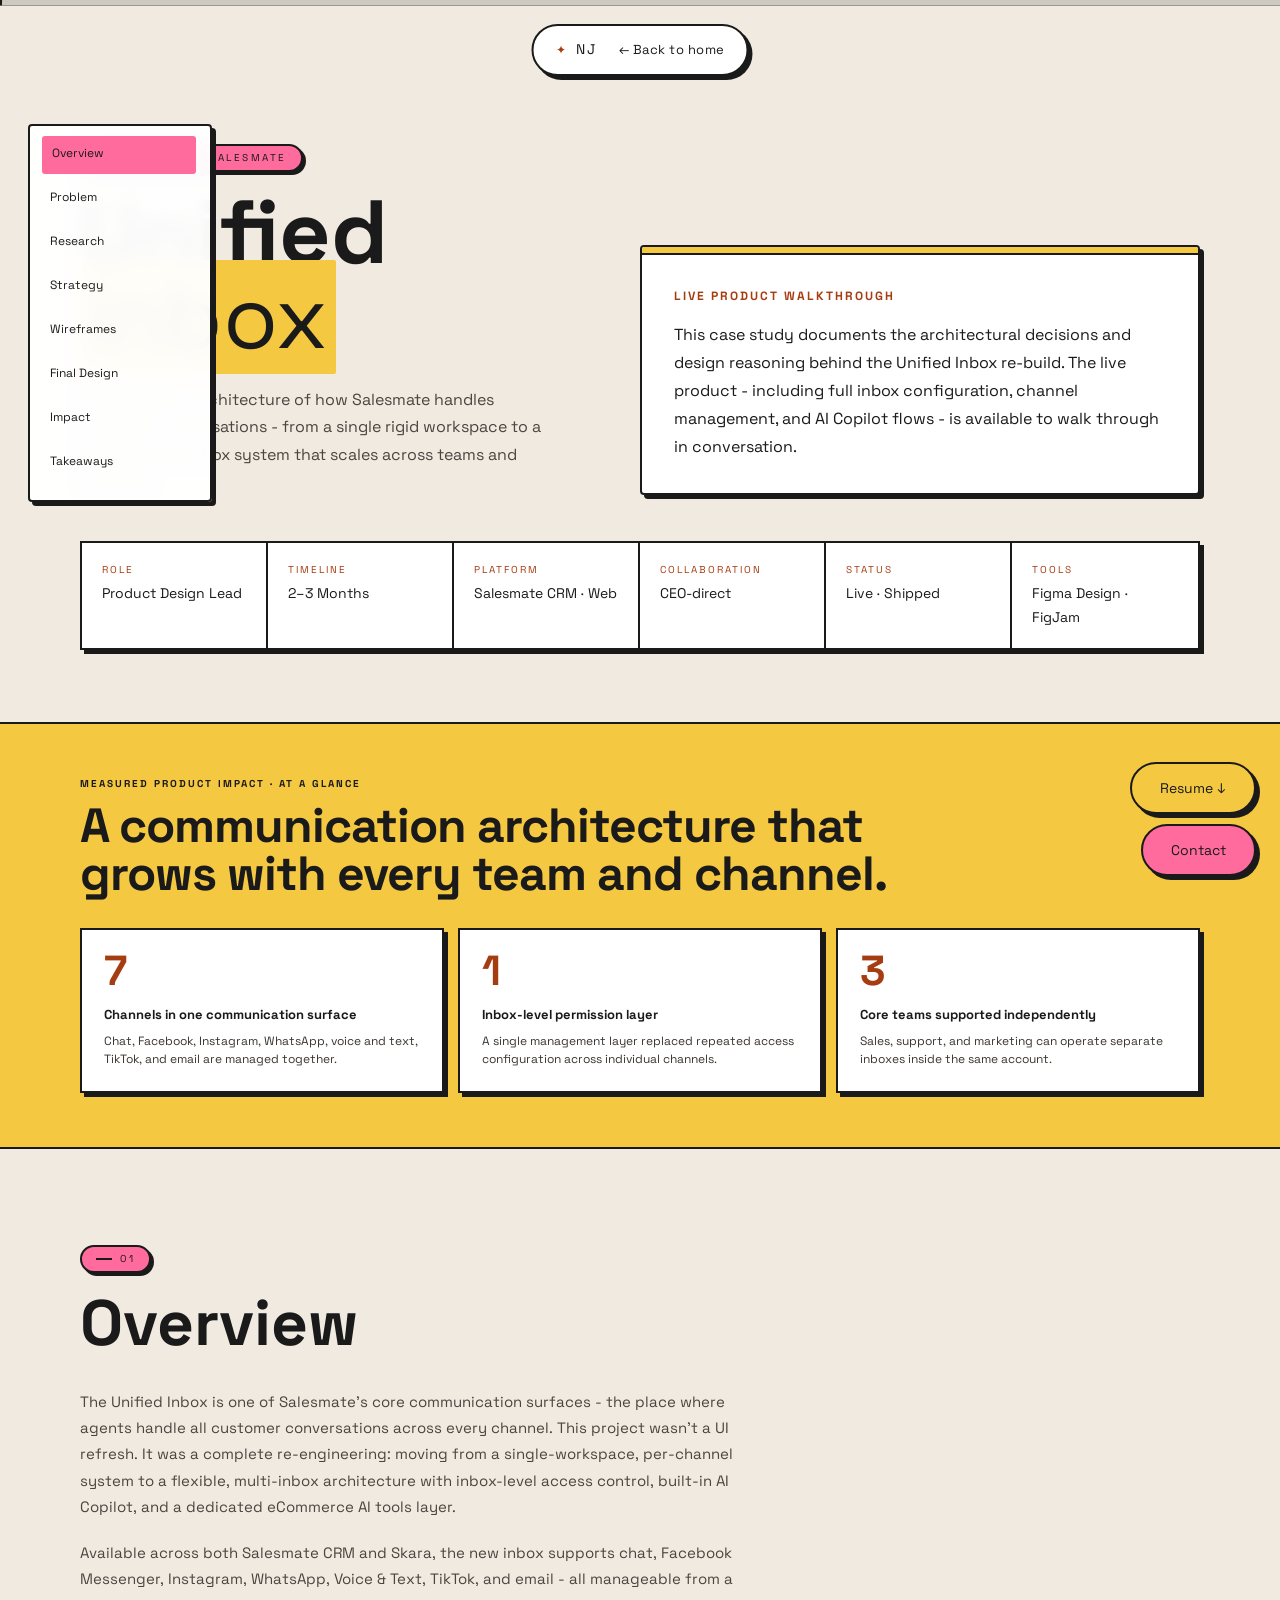
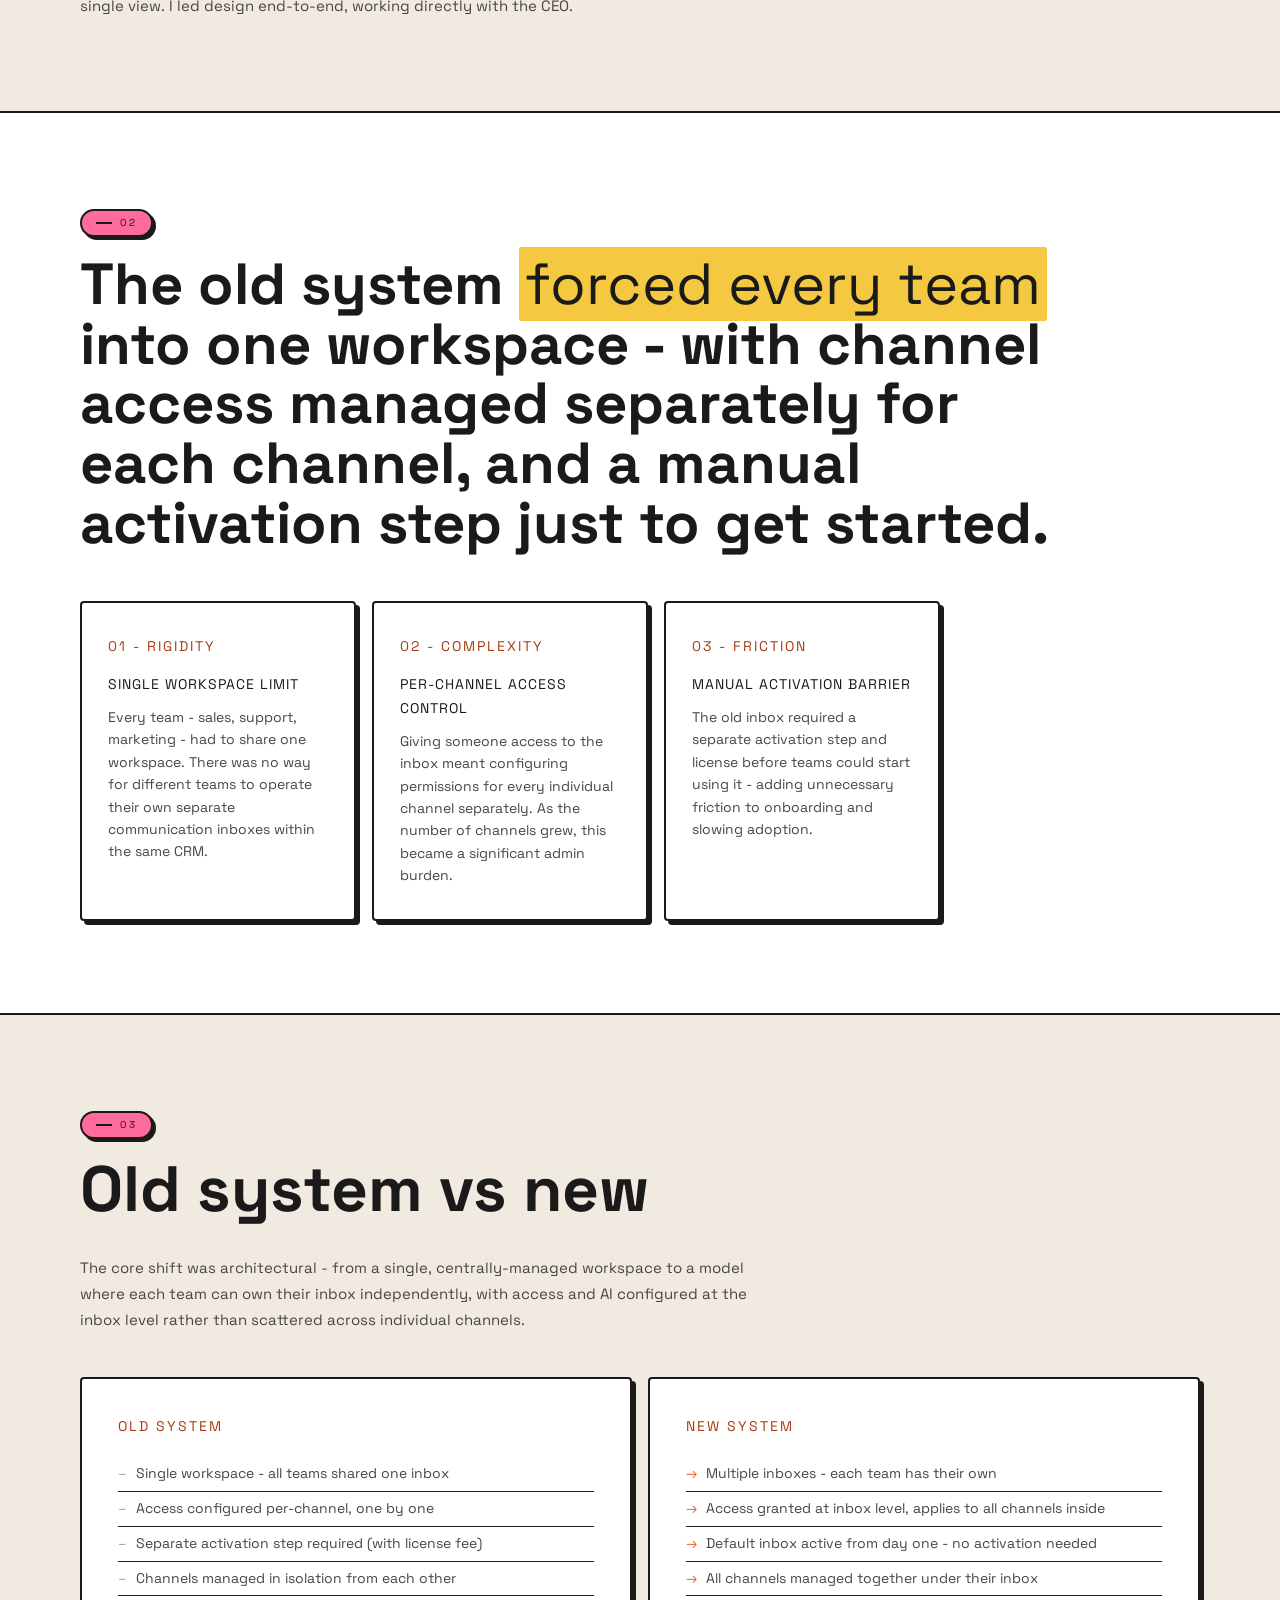
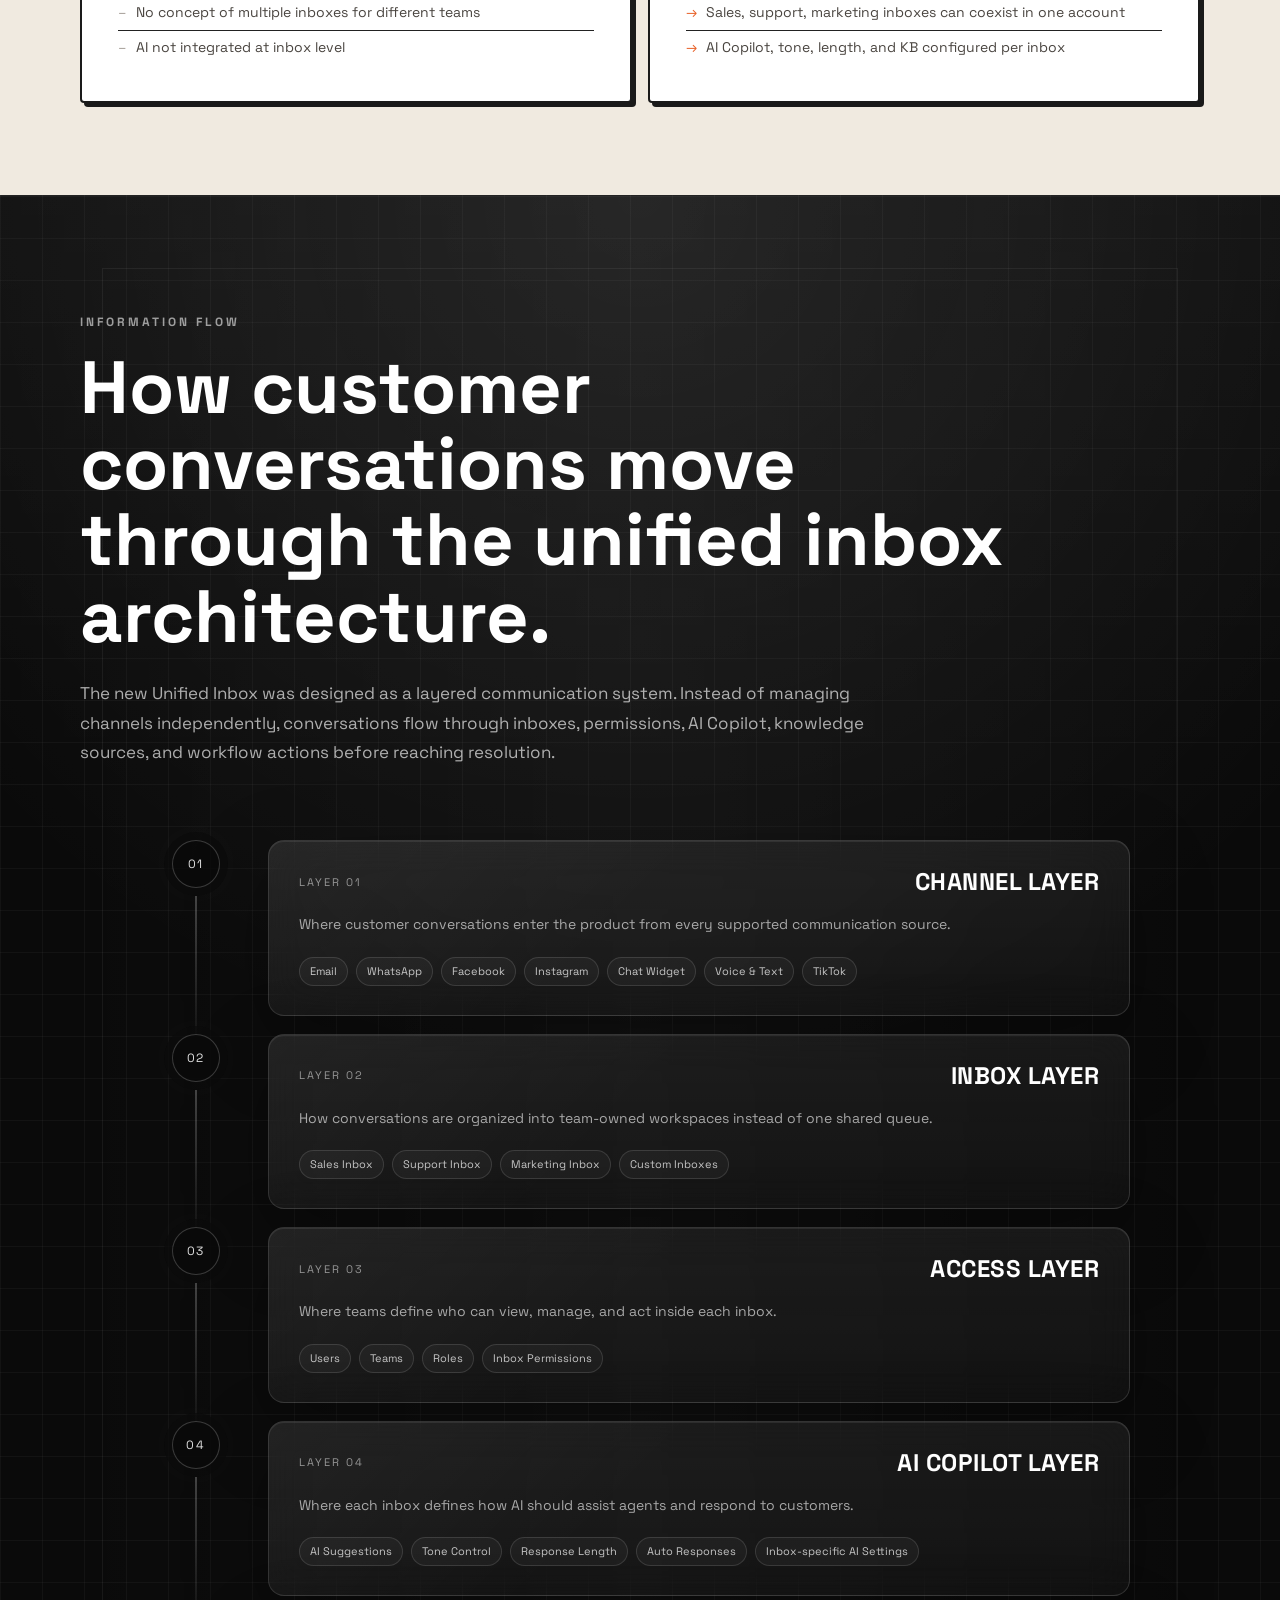
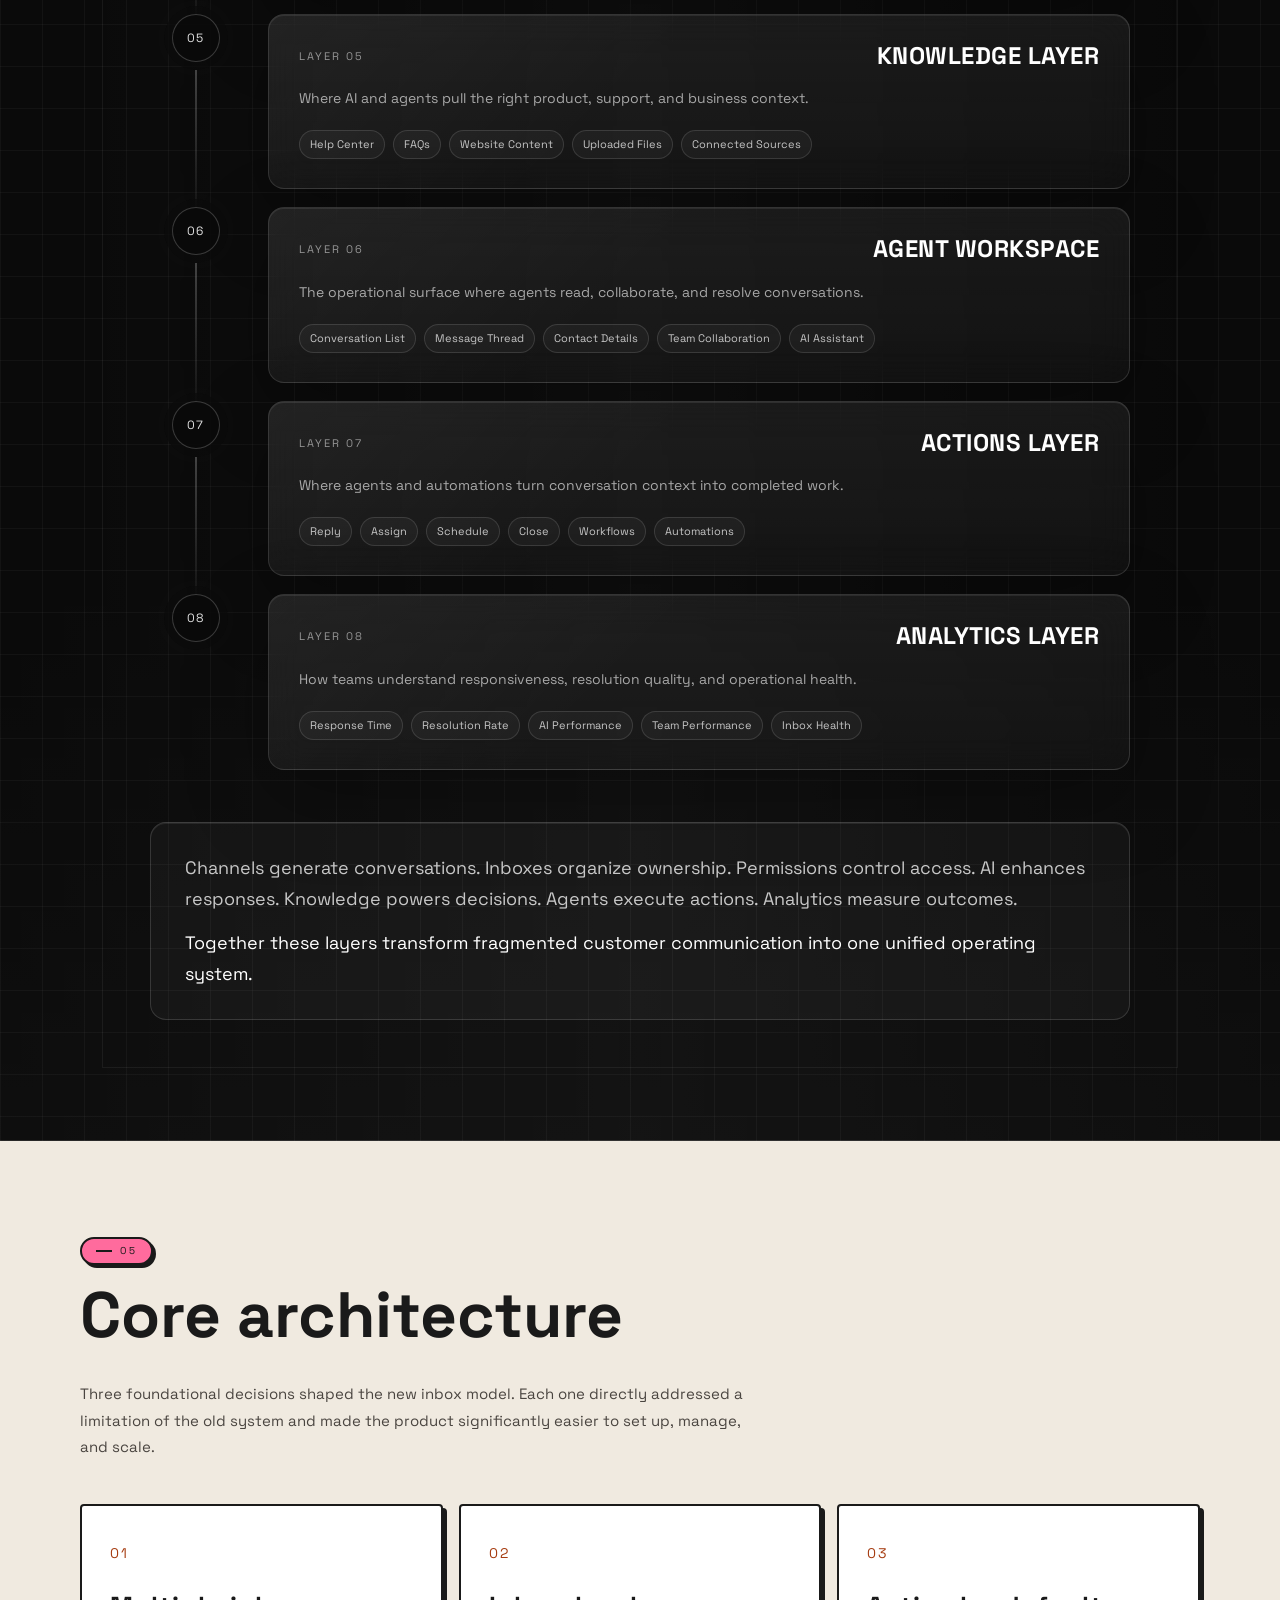
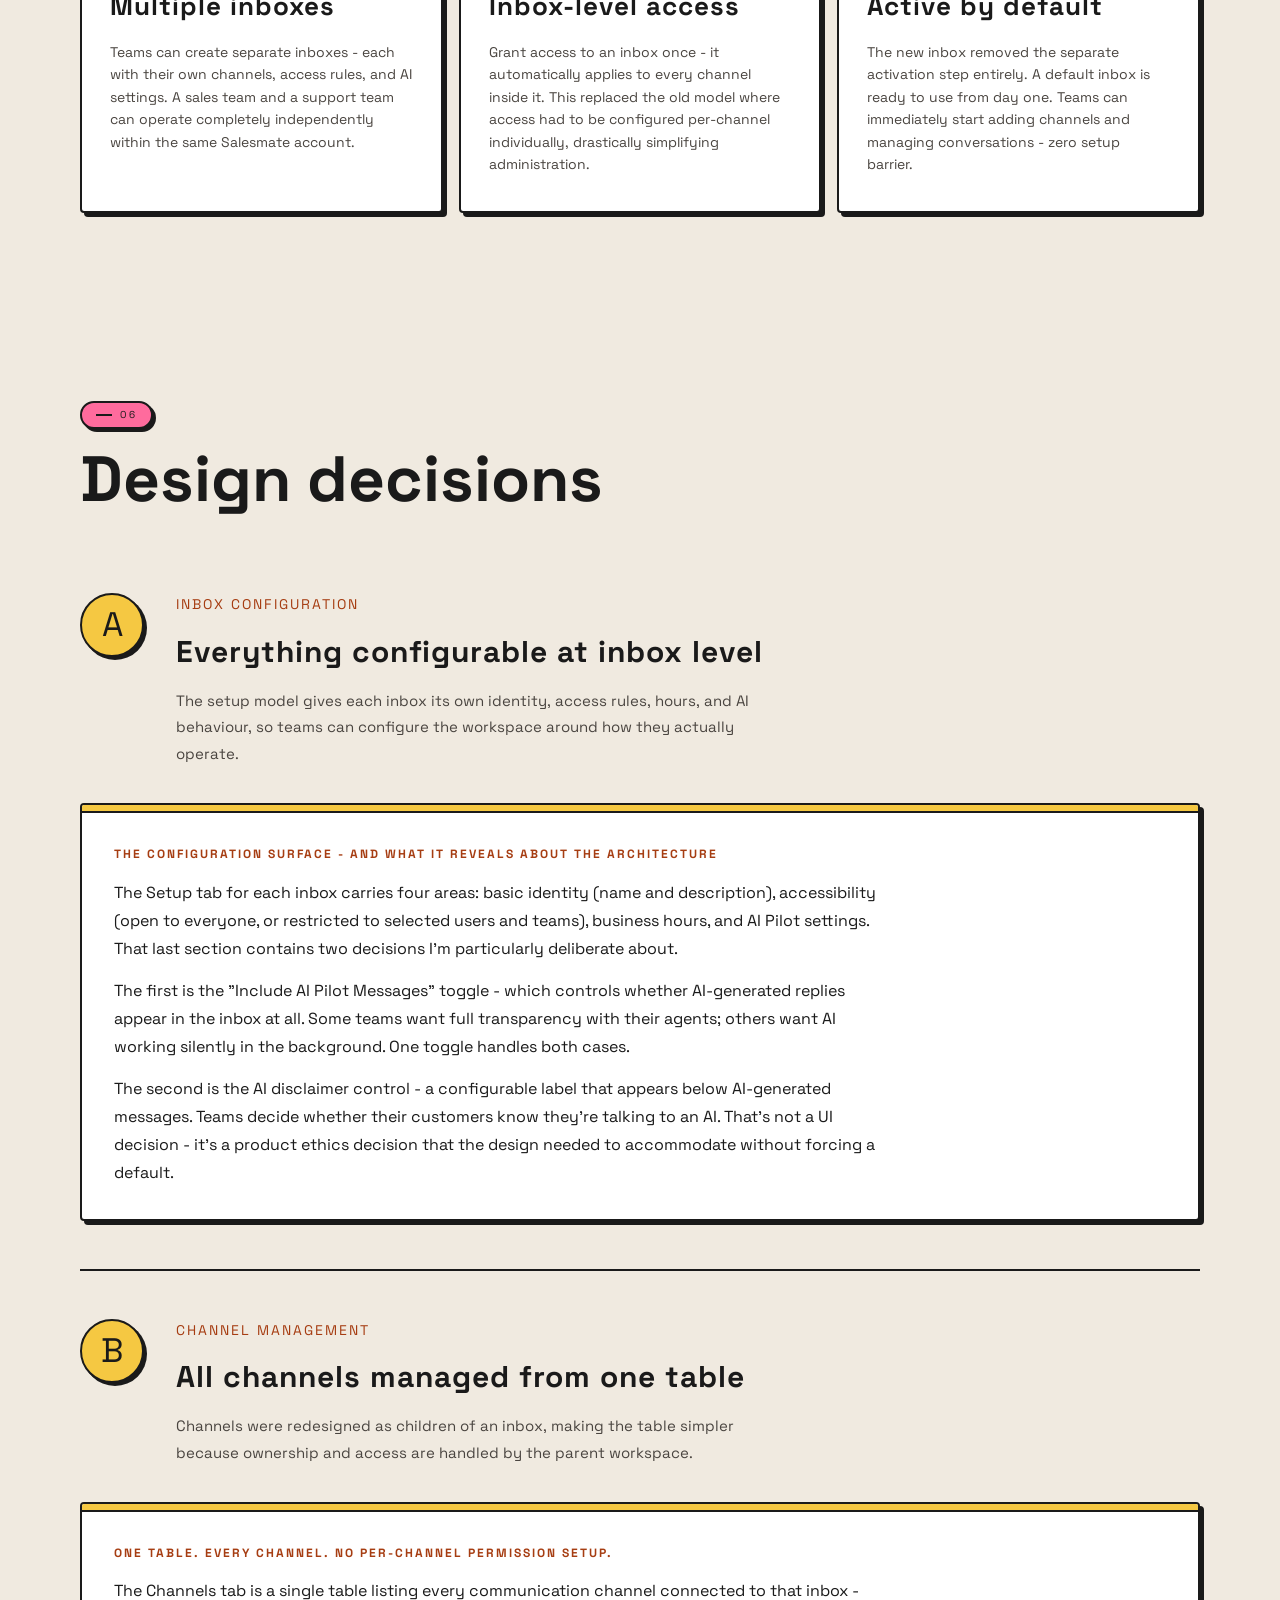
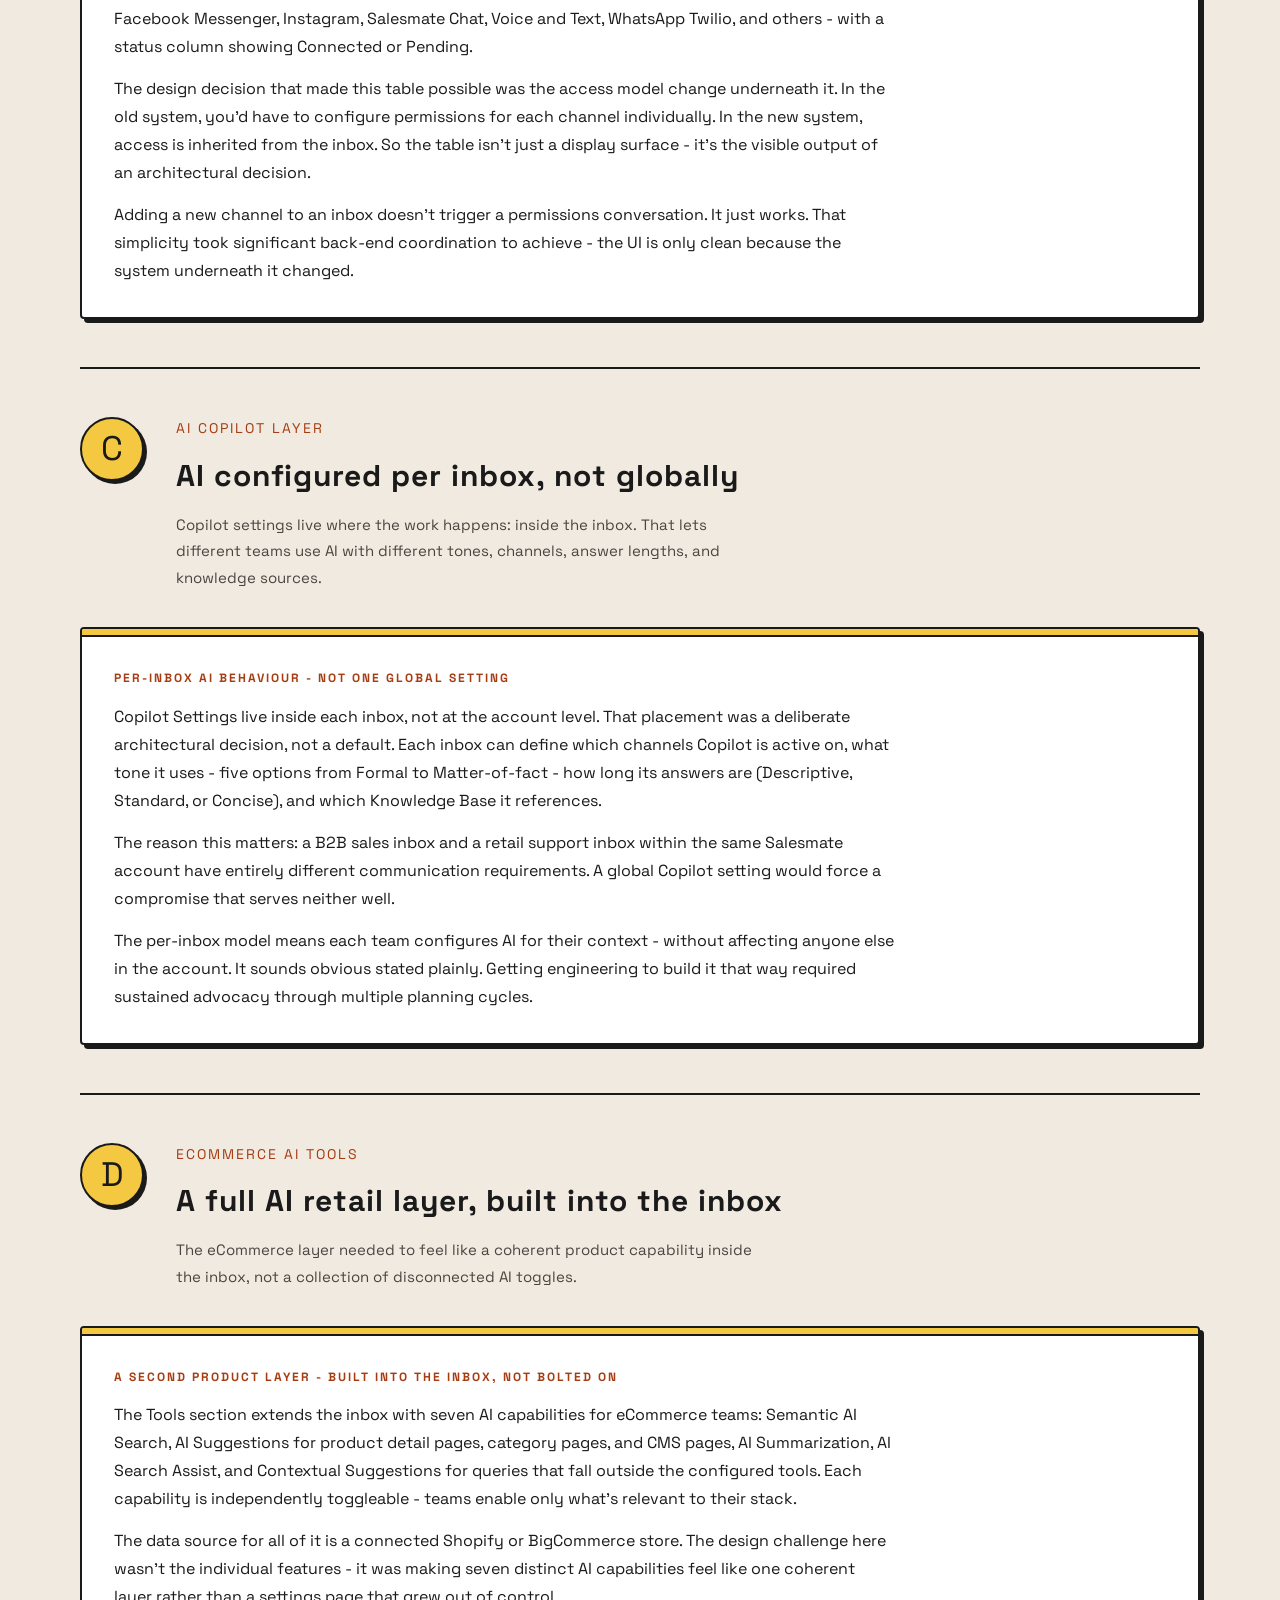
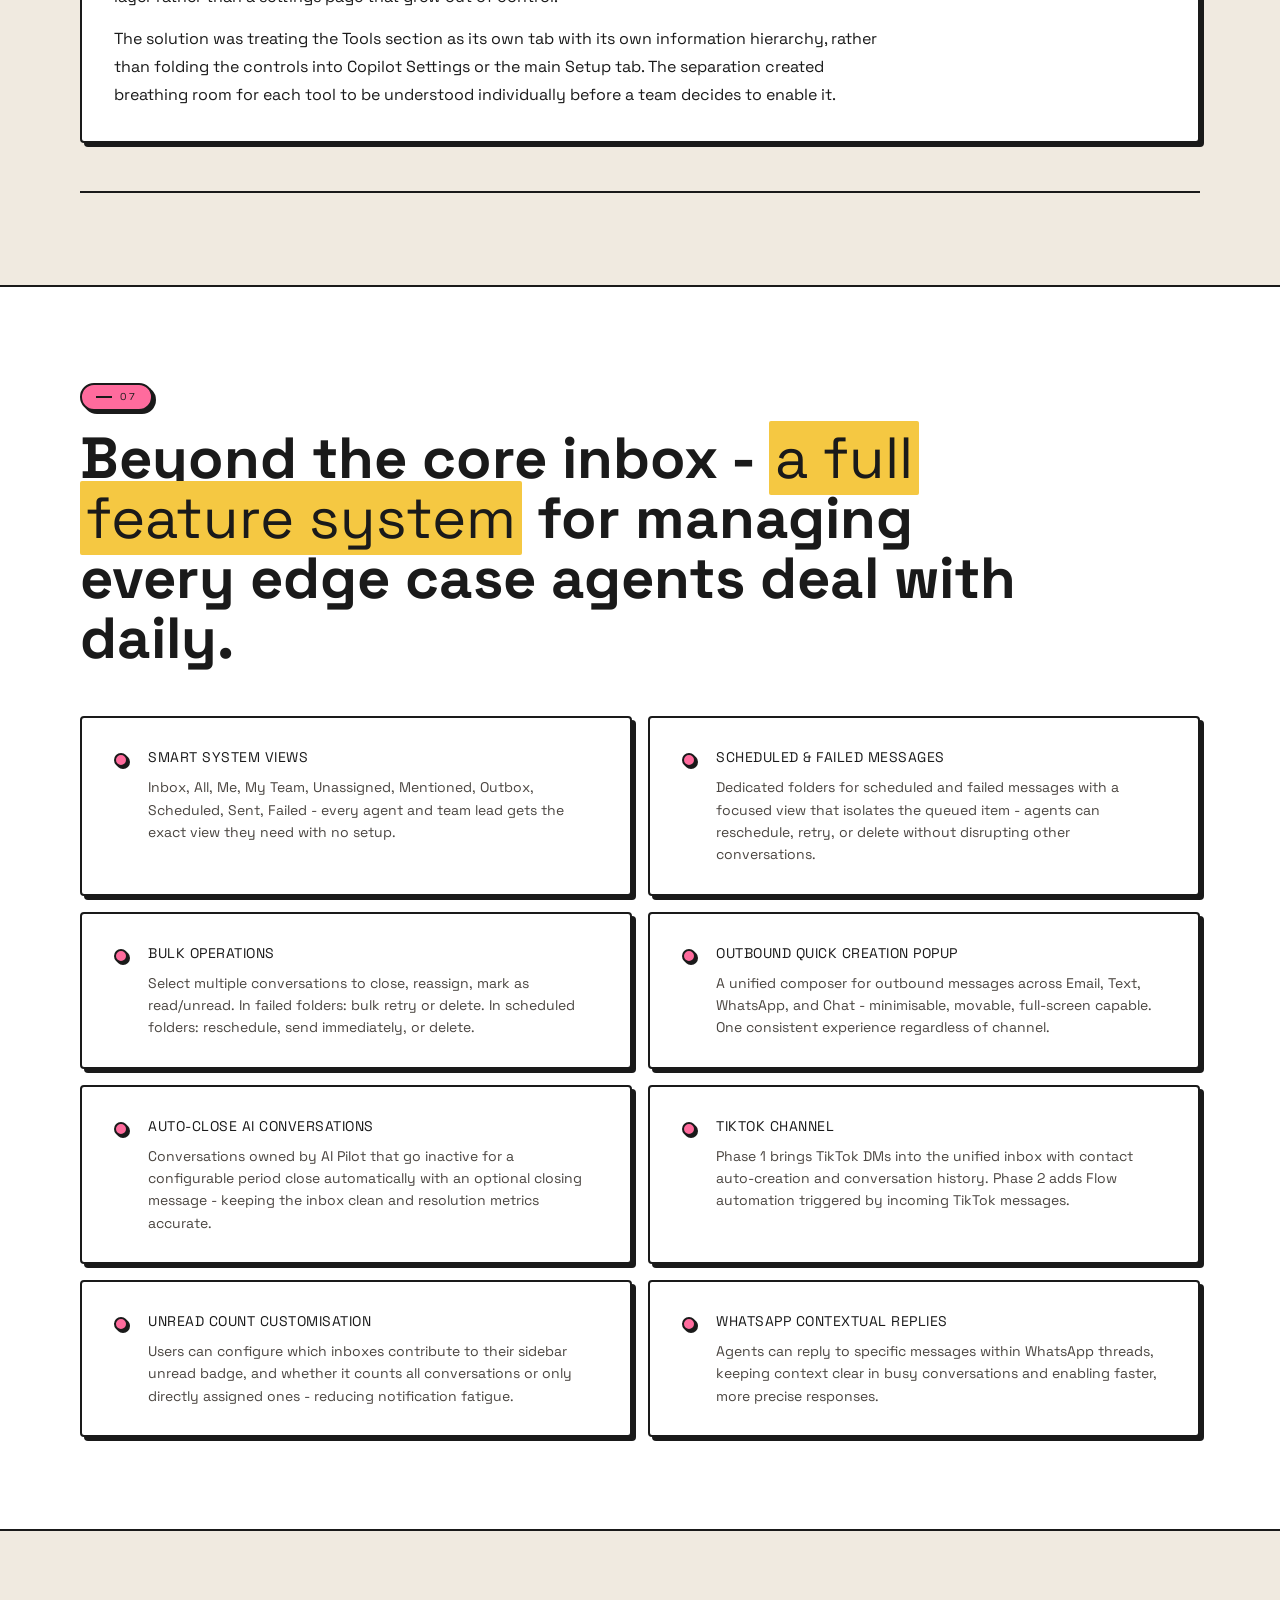
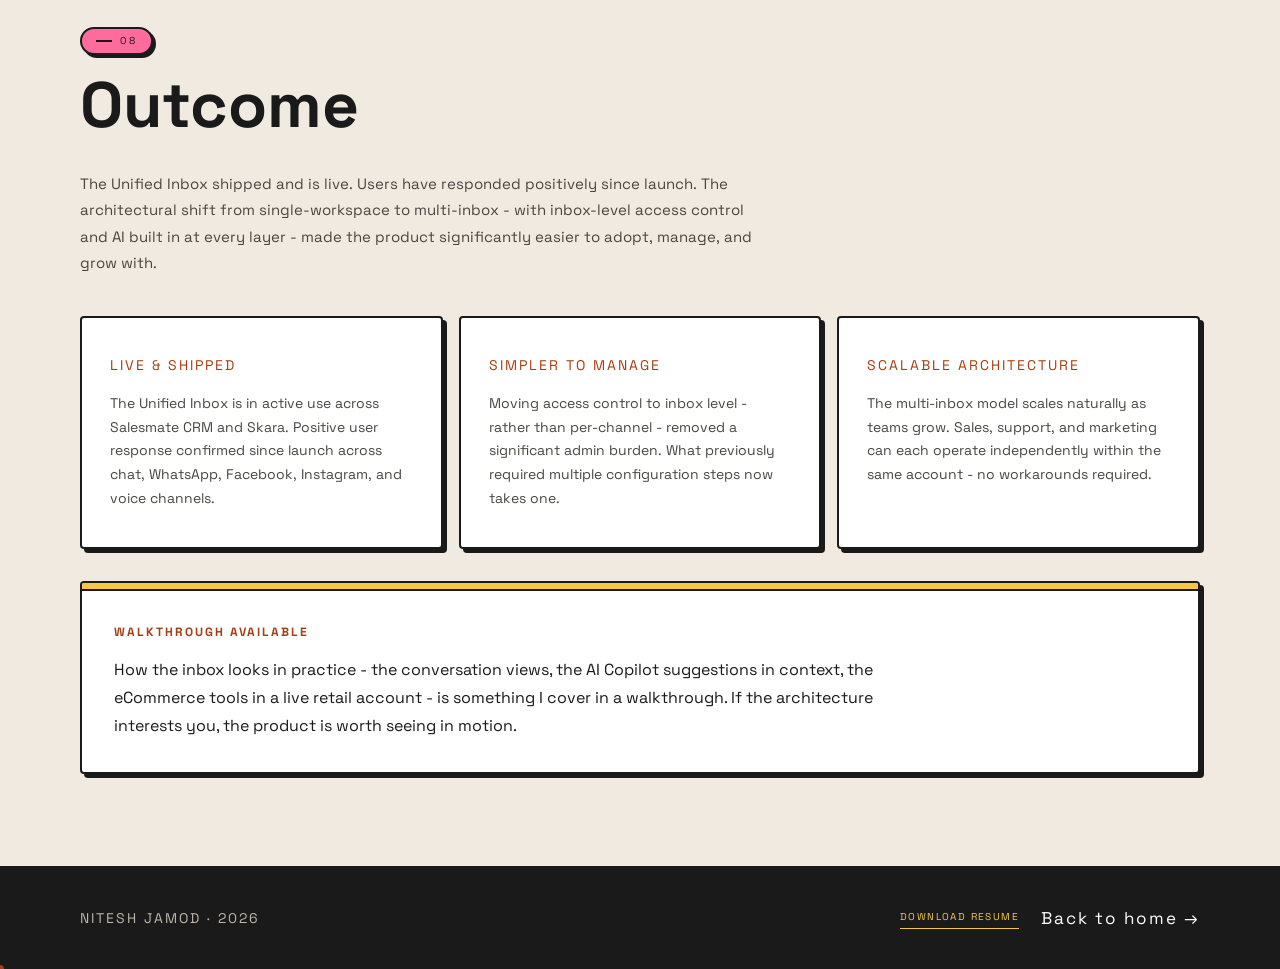
<file: work/unified-inbox.html>
<!DOCTYPE html>
<html lang="en">
<head>
<meta charset="UTF-8">
<meta name="viewport" content="width=device-width, initial-scale=1.0">
<meta name="description" content="Unified Inbox — Case study by Nitesh Jamod. Re-architecting Salesmate's communication layer from a single workspace to a flexible multi-inbox system.">
<meta name="theme-color" content="#F0EAE0">
<meta property="og:title" content="Unified Inbox — Nitesh Jamod">
<meta property="og:description" content="Complete re-architecture from single workspace to multi-inbox system with AI Copilot built in at every layer.">
<meta property="og:url" content="https://niteshjamod.com/work/unified-inbox.html">
<meta name="robots" content="index, follow">
<meta name="author" content="Nitesh Jamod">
<meta property="og:type" content="website">
<meta property="og:site_name" content="Nitesh Jamod Portfolio">
<meta property="og:locale" content="en_US">
<meta property="og:image" content="https://niteshjamod.com/assets/images/Nitesh_jamod_halfbody.webp">
<meta property="og:image:width" content="1200">
<meta property="og:image:height" content="630">
<meta name="twitter:card" content="summary_large_image">
<meta name="twitter:title" content="Unified Inbox · Nitesh Jamod">
<meta name="twitter:description" content="Multi-inbox architecture with AI Copilot integrated at every layer.">
<meta name="twitter:image" content="https://niteshjamod.com/assets/images/Nitesh_jamod_halfbody.webp">
<meta name="twitter:url" content="https://niteshjamod.com/work/unified-inbox.html">
<meta name="googlebot" content="index, follow, max-image-preview:large, max-snippet:-1, max-video-preview:-1">
<title>Unified Inbox · Nitesh Jamod</title>
<link rel="icon" type="image/png" href="../assets/images/NJ_fav_icon.png">
<link rel="canonical" href="https://niteshjamod.com/work/unified-inbox.html">
<link rel="preconnect" href="https://fonts.googleapis.com">
<link rel="preconnect" href="https://fonts.gstatic.com" crossorigin>
<link href="https://fonts.googleapis.com/css2?family=Space+Grotesk:wght@400;700&display=swap" rel="stylesheet">
<link rel="stylesheet" href="../assets/css/styles.css?v=b128454">
</head>
<body class="page-unified-inbox-v2">
<div class="reading-progress" aria-hidden="true"><div class="reading-progress-bar"></div></div>
<aside class="case-side-nav" aria-label="Case study navigation">
  <a href="#overview">Overview</a>
  <a href="#problem">Problem</a>
  <a href="#research">Research</a>
  <a href="#strategy">Strategy</a>
  <a href="#wireframes">Wireframes</a>
  <a href="#final-design">Final Design</a>
  <a href="#impact">Impact</a>
  <a href="#takeaways">Takeaways</a>
</aside>

<nav>
  <a href="/" class="nl">NJ</a>
  <a href="/" class="nb">← Back to home</a>
</nav>

<div class="floating-actions" data-preserve-case aria-label="Quick actions" style="position:fixed;right:24px;bottom:24px;z-index:900;display:flex;flex-direction:column;align-items:flex-end;gap:10px;margin:0;padding:0">
  <a href="../output/pdf/Nitesh-Jamod-CV2026.pdf" class="floating-action floating-action-resume" download style="display:inline-flex;align-items:center;justify-content:center;min-height:52px;padding:14px 28px;border:2px solid #1A1A1A;border-radius:99px;box-shadow:4px 4px 0 #1A1A1A;color:#1A1A1A;background:#F5C842;font-family:'Space Grotesk', sans-serif;font-size:14px;line-height:1;font-weight:400;letter-spacing:0;text-decoration:none;text-transform:none;white-space:nowrap">Resume ↓</a>
  <a href="../index.html#contact" class="floating-action floating-action-call" style="display:inline-flex;align-items:center;justify-content:center;min-height:52px;padding:14px 28px;border:2px solid #1A1A1A;border-radius:99px;box-shadow:4px 4px 0 #1A1A1A;color:#1A1A1A;background:#FF6B9D;font-family:'Space Grotesk', sans-serif;font-size:14px;line-height:1;font-weight:400;letter-spacing:0;text-decoration:none;text-transform:none;white-space:nowrap">Contact</a>
</div>

<!-- HERO -->
<div class="hero">
  <div class="hero-bg"></div>
  <div class="hero-top">
    <div>
      <div class="hl">Portfolio · Salesmate</div>
      <h1>Unified<br><span>Inbox</span></h1>
      <p class="hsub">A complete re-architecture of how Salesmate handles customer conversations - from a single rigid workspace to a flexible, multi-inbox system that scales across teams and channels.</p>
    </div>
    <div class="hero-right">
      <div class="case-walkthrough-card">
        <div class="case-walkthrough-label">Live product walkthrough</div>
        <p>This case study documents the architectural decisions and design reasoning behind the Unified Inbox re-build. The live product - including full inbox configuration, channel management, and AI Copilot flows - is available to walk through in conversation.</p>
      </div>
    </div>
  </div>
  <div class="hm">
    <div><div class="ml">Role</div><div class="mv">Product Design Lead</div></div>
    <div><div class="ml">Timeline</div><div class="mv">2–3 Months</div></div>
    <div><div class="ml">Platform</div><div class="mv">Salesmate CRM · Web</div></div>
    <div><div class="ml">Collaboration</div><div class="mv">CEO-direct</div></div>
    <div><div class="ml">Status</div><div class="mv">Live · Shipped</div></div>
    <div><div class="ml">Tools</div><div class="mv">Figma Design · FigJam</div></div>
  </div>
</div>

<!-- BUSINESS IMPACT -->
<div class="case-impact-strip">
  <div class="case-impact-inner">
    <div class="case-impact-label">Measured product impact · At a glance</div>
    <h2>A communication architecture that grows with every team and channel.</h2>
    <div class="case-impact-grid">
      <div class="case-impact-item"><span class="case-impact-metric">7</span><strong>Channels in one communication surface</strong><p>Chat, Facebook, Instagram, WhatsApp, voice and text, TikTok, and email are managed together.</p></div>
      <div class="case-impact-item"><span class="case-impact-metric">1</span><strong>Inbox-level permission layer</strong><p>A single management layer replaced repeated access configuration across individual channels.</p></div>
      <div class="case-impact-item"><span class="case-impact-metric">3</span><strong>Core teams supported independently</strong><p>Sales, support, and marketing can operate separate inboxes inside the same account.</p></div>
    </div>
  </div>
</div>

<!-- 01 OVERVIEW -->
<section id="overview">
  <div class="sn">01</div>
  <h2>Overview</h2>
  <p class="sb">The Unified Inbox is one of Salesmate's core communication surfaces - the place where agents handle all customer conversations across every channel. This project wasn't a UI refresh. It was a complete re-engineering: moving from a single-workspace, per-channel system to a flexible, multi-inbox architecture with inbox-level access control, built-in AI Copilot, and a dedicated eCommerce AI tools layer.</p>
  <p class="sb unified-inbox-v2-inline-01">Available across both Salesmate CRM and Skara, the new inbox supports chat, Facebook Messenger, Instagram, WhatsApp, Voice & Text, TikTok, and email - all manageable from a single view. I led design end-to-end, working directly with the CEO.</p>
</section>

<!-- 02 PROBLEM -->
<div class="band" id="problem">
  <div class="bi">
    <div class="sn">02</div>
    <div class="bq">The old system <span>forced every team</span> into one workspace - with channel access managed separately for each channel, and a manual activation step just to get started.</div>
    <div class="pg">
      <div class="pc">
        <div class="pn">01 - RIGIDITY</div>
        <div class="pt">Single workspace limit</div>
        <div class="pd">Every team - sales, support, marketing - had to share one workspace. There was no way for different teams to operate their own separate communication inboxes within the same CRM.</div>
      </div>
      <div class="pc">
        <div class="pn">02 - COMPLEXITY</div>
        <div class="pt">Per-channel access control</div>
        <div class="pd">Giving someone access to the inbox meant configuring permissions for every individual channel separately. As the number of channels grew, this became a significant admin burden.</div>
      </div>
      <div class="pc">
        <div class="pn">03 - FRICTION</div>
        <div class="pt">Manual activation barrier</div>
        <div class="pd">The old inbox required a separate activation step and license before teams could start using it - adding unnecessary friction to onboarding and slowing adoption.</div>
      </div>
    </div>
  </div>
</div>

<!-- 03 OLD vs NEW -->
<section id="research">
  <div class="sn">03</div>
  <h2>Old System vs New</h2>
  <p class="sb">The core shift was architectural - from a single, centrally-managed workspace to a model where each team can own their inbox independently, with access and AI configured at the inbox level rather than scattered across individual channels.</p>
  <div class="ev-grid">
    <div class="ev-card">
      <div class="ev-label old">Old System</div>
      <ul class="ev-list old">
        <li>Single workspace - all teams shared one inbox</li>
        <li>Access configured per-channel, one by one</li>
        <li>Separate activation step required (with license fee)</li>
        <li>Channels managed in isolation from each other</li>
        <li>No concept of multiple inboxes for different teams</li>
        <li>AI not integrated at inbox level</li>
      </ul>
    </div>
    <div class="ev-card">
      <div class="ev-label new">New System</div>
      <ul class="ev-list new">
        <li>Multiple inboxes - each team has their own</li>
        <li>Access granted at inbox level, applies to all channels inside</li>
        <li>Default inbox active from day one - no activation needed</li>
        <li>All channels managed together under their inbox</li>
        <li>Sales, support, marketing inboxes can coexist in one account</li>
        <li>AI Copilot, tone, length, and KB configured per inbox</li>
      </ul>
    </div>
  </div>
</section>

<!-- 04 INFORMATION FLOW -->
<section class="unified-flow-section flow-architecture" id="strategy" aria-labelledby="unified-flow-title">
  <div class="unified-flow-head">
    <div class="unified-flow-kicker">INFORMATION FLOW</div>
    <h2 id="unified-flow-title">How customer conversations move through the Unified Inbox architecture.</h2>
    <p>The new Unified Inbox was designed as a layered communication system. Instead of managing channels independently, conversations flow through inboxes, permissions, AI Copilot, knowledge sources, and workflow actions before reaching resolution.</p>
  </div>

  <div class="unified-flow-stack" aria-label="Unified Inbox layered communication architecture">
    <article class="unified-flow-row" style="--i:0">
      <div class="unified-flow-rail"><span>01</span></div>
      <div class="unified-flow-card" tabindex="0">
        <div class="unified-flow-card-top">
          <span>Layer 01</span>
          <strong>CHANNEL LAYER</strong>
        </div>
        <p>Where customer conversations enter the product from every supported communication source.</p>
        <div class="unified-flow-pills">
          <span>Email</span><span>WhatsApp</span><span>Facebook</span><span>Instagram</span><span>Chat Widget</span><span>Voice & Text</span><span>TikTok</span>
        </div>
        <div class="unified-flow-reveal">The system normalizes channel-specific messages into one conversation model before ownership, access, and response logic are applied.</div>
      </div>
    </article>

    <article class="unified-flow-row" style="--i:1">
      <div class="unified-flow-rail"><span>02</span></div>
      <div class="unified-flow-card" tabindex="0">
        <div class="unified-flow-card-top">
          <span>Layer 02</span>
          <strong>INBOX LAYER</strong>
        </div>
        <p>How conversations are organized into team-owned workspaces instead of one shared queue.</p>
        <div class="unified-flow-pills">
          <span>Sales Inbox</span><span>Support Inbox</span><span>Marketing Inbox</span><span>Custom Inboxes</span>
        </div>
        <div class="unified-flow-reveal">Each inbox becomes a container for channels, rules, AI settings, access control, and team-specific operating habits.</div>
      </div>
    </article>

    <article class="unified-flow-row" style="--i:2">
      <div class="unified-flow-rail"><span>03</span></div>
      <div class="unified-flow-card" tabindex="0">
        <div class="unified-flow-card-top">
          <span>Layer 03</span>
          <strong>ACCESS LAYER</strong>
        </div>
        <p>Where teams define who can view, manage, and act inside each inbox.</p>
        <div class="unified-flow-pills">
          <span>Users</span><span>Teams</span><span>Roles</span><span>Inbox Permissions</span>
        </div>
        <div class="unified-flow-reveal">Access is managed once at inbox level, removing the old administrative burden of configuring permissions channel by channel.</div>
      </div>
    </article>

    <article class="unified-flow-row" style="--i:3">
      <div class="unified-flow-rail"><span>04</span></div>
      <div class="unified-flow-card" tabindex="0">
        <div class="unified-flow-card-top">
          <span>Layer 04</span>
          <strong>AI COPILOT LAYER</strong>
        </div>
        <p>Where each inbox defines how AI should assist agents and respond to customers.</p>
        <div class="unified-flow-pills">
          <span>AI Suggestions</span><span>Tone Control</span><span>Response Length</span><span>Auto Responses</span><span>Inbox-specific AI Settings</span>
        </div>
        <div class="unified-flow-reveal">AI behavior can adapt by inbox, letting a formal sales team and a friendly support team operate differently inside one account.</div>
      </div>
    </article>

    <article class="unified-flow-row" style="--i:4">
      <div class="unified-flow-rail"><span>05</span></div>
      <div class="unified-flow-card" tabindex="0">
        <div class="unified-flow-card-top">
          <span>Layer 05</span>
          <strong>KNOWLEDGE LAYER</strong>
        </div>
        <p>Where AI and agents pull the right product, support, and business context.</p>
        <div class="unified-flow-pills">
          <span>Help Center</span><span>FAQs</span><span>Website Content</span><span>Uploaded Files</span><span>Connected Sources</span>
        </div>
        <div class="unified-flow-reveal">Knowledge sources give Copilot and agents a shared source of truth, reducing inconsistent answers across channels.</div>
      </div>
    </article>

    <article class="unified-flow-row" style="--i:5">
      <div class="unified-flow-rail"><span>06</span></div>
      <div class="unified-flow-card" tabindex="0">
        <div class="unified-flow-card-top">
          <span>Layer 06</span>
          <strong>AGENT WORKSPACE</strong>
        </div>
        <p>The operational surface where agents read, collaborate, and resolve conversations.</p>
        <div class="unified-flow-pills">
          <span>Conversation List</span><span>Message Thread</span><span>Contact Details</span><span>Team Collaboration</span><span>AI Assistant</span>
        </div>
        <div class="unified-flow-reveal">The workspace combines conversation context, customer data, team visibility, and AI assistance into a single working view.</div>
      </div>
    </article>

    <article class="unified-flow-row" style="--i:6">
      <div class="unified-flow-rail"><span>07</span></div>
      <div class="unified-flow-card" tabindex="0">
        <div class="unified-flow-card-top">
          <span>Layer 07</span>
          <strong>ACTIONS LAYER</strong>
        </div>
        <p>Where agents and automations turn conversation context into completed work.</p>
        <div class="unified-flow-pills">
          <span>Reply</span><span>Assign</span><span>Schedule</span><span>Close</span><span>Workflows</span><span>Automations</span>
        </div>
        <div class="unified-flow-reveal">Actions make the inbox more than a message viewer: agents can move work forward without leaving the communication flow.</div>
      </div>
    </article>

    <article class="unified-flow-row" style="--i:7">
      <div class="unified-flow-rail"><span>08</span></div>
      <div class="unified-flow-card" tabindex="0">
        <div class="unified-flow-card-top">
          <span>Layer 08</span>
          <strong>ANALYTICS LAYER</strong>
        </div>
        <p>How teams understand responsiveness, resolution quality, and operational health.</p>
        <div class="unified-flow-pills">
          <span>Response Time</span><span>Resolution Rate</span><span>AI Performance</span><span>Team Performance</span><span>Inbox Health</span>
        </div>
        <div class="unified-flow-reveal">Analytics close the loop by showing whether the inbox architecture is improving service speed, team focus, and AI usefulness.</div>
      </div>
    </article>
  </div>

  <div class="unified-flow-summary">
    <p>Channels generate conversations. Inboxes organize ownership. Permissions control access. AI enhances responses. Knowledge powers decisions. Agents execute actions. Analytics measure outcomes.</p>
    <p>Together these layers transform fragmented customer communication into one unified operating system.</p>
  </div>
</section>

<!-- 05 ARCHITECTURE -->
<section class="unified-inbox-v2-inline-02">
  <div class="sn">05</div>
  <h2>Core Architecture</h2>
  <p class="sb">Three foundational decisions shaped the new inbox model. Each one directly addressed a limitation of the old system and made the product significantly easier to set up, manage, and scale.</p>
  <div class="arch-grid">
    <div class="arch-card">
      <div class="arch-num">01</div>
      <div class="arch-title">Multiple Inboxes</div>
      <div class="arch-desc">Teams can create separate inboxes - each with their own channels, access rules, and AI settings. A sales team and a support team can operate completely independently within the same Salesmate account.</div>
    </div>
    <div class="arch-card">
      <div class="arch-num">02</div>
      <div class="arch-title">Inbox-Level Access</div>
      <div class="arch-desc">Grant access to an inbox once - it automatically applies to every channel inside it. This replaced the old model where access had to be configured per-channel individually, drastically simplifying administration.</div>
    </div>
    <div class="arch-card">
      <div class="arch-num">03</div>
      <div class="arch-title">Active by Default</div>
      <div class="arch-desc">The new inbox removed the separate activation step entirely. A default inbox is ready to use from day one. Teams can immediately start adding channels and managing conversations - zero setup barrier.</div>
    </div>
  </div>
</section>

<!-- 06 DESIGN DECISIONS -->
<section class="unified-inbox-v2-inline-03" id="wireframes">
  <div class="sn">06</div>
  <h2>Design Decisions</h2>

  <!-- A -->
  <div class="dec">
    <div class="dec-hdr">
      <div class="dec-ltr">A</div>
      <div>
        <div class="dec-tag">Inbox Configuration</div>
        <div class="dec-title">Everything Configurable at Inbox Level</div>
        <div class="dec-desc">The setup model gives each inbox its own identity, access rules, hours, and AI behaviour, so teams can configure the workspace around how they actually operate.</div>
      </div>
    </div>
    <div class="case-decision-note">
      <div class="case-decision-note-label">The configuration surface - and what it reveals about the architecture</div>
      <p>The Setup tab for each inbox carries four areas: basic identity (name and description), accessibility (open to everyone, or restricted to selected users and teams), business hours, and AI Pilot settings. That last section contains two decisions I'm particularly deliberate about.</p>
      <p>The first is the "Include AI Pilot Messages" toggle - which controls whether AI-generated replies appear in the inbox at all. Some teams want full transparency with their agents; others want AI working silently in the background. One toggle handles both cases.</p>
      <p>The second is the AI disclaimer control - a configurable label that appears below AI-generated messages. Teams decide whether their customers know they're talking to an AI. That's not a UI decision - it's a product ethics decision that the design needed to accommodate without forcing a default.</p>
    </div>
  </div>

  <!-- B -->
  <div class="dec">
    <div class="dec-hdr">
      <div class="dec-ltr">B</div>
      <div>
        <div class="dec-tag">Channel Management</div>
        <div class="dec-title">All Channels Managed From One Table</div>
        <div class="dec-desc">Channels were redesigned as children of an inbox, making the table simpler because ownership and access are handled by the parent workspace.</div>
      </div>
    </div>
    <div class="case-decision-note">
      <div class="case-decision-note-label">One table. Every channel. No per-channel permission setup.</div>
      <p>The Channels tab is a single table listing every communication channel connected to that inbox - Facebook Messenger, Instagram, Salesmate Chat, Voice and Text, WhatsApp Twilio, and others - with a status column showing Connected or Pending.</p>
      <p>The design decision that made this table possible was the access model change underneath it. In the old system, you'd have to configure permissions for each channel individually. In the new system, access is inherited from the inbox. So the table isn't just a display surface - it's the visible output of an architectural decision.</p>
      <p>Adding a new channel to an inbox doesn't trigger a permissions conversation. It just works. That simplicity took significant back-end coordination to achieve - the UI is only clean because the system underneath it changed.</p>
    </div>
  </div>

  <!-- C -->
  <div class="dec">
    <div class="dec-hdr">
      <div class="dec-ltr">C</div>
      <div>
        <div class="dec-tag">AI Copilot Layer</div>
        <div class="dec-title">AI Configured Per Inbox, Not Globally</div>
        <div class="dec-desc">Copilot settings live where the work happens: inside the inbox. That lets different teams use AI with different tones, channels, answer lengths, and knowledge sources.</div>
      </div>
    </div>
    <div class="case-decision-note">
      <div class="case-decision-note-label">Per-inbox AI behaviour - not one global setting</div>
      <p>Copilot Settings live inside each inbox, not at the account level. That placement was a deliberate architectural decision, not a default. Each inbox can define which channels Copilot is active on, what tone it uses - five options from Formal to Matter-of-fact - how long its answers are (Descriptive, Standard, or Concise), and which Knowledge Base it references.</p>
      <p>The reason this matters: a B2B sales inbox and a retail support inbox within the same Salesmate account have entirely different communication requirements. A global Copilot setting would force a compromise that serves neither well.</p>
      <p>The per-inbox model means each team configures AI for their context - without affecting anyone else in the account. It sounds obvious stated plainly. Getting engineering to build it that way required sustained advocacy through multiple planning cycles.</p>
    </div>
  </div>

  <!-- D -->
  <div class="dec">
    <div class="dec-hdr">
      <div class="dec-ltr">D</div>
      <div>
        <div class="dec-tag">eCommerce AI Tools</div>
        <div class="dec-title">A Full AI Retail Layer, Built Into the Inbox</div>
        <div class="dec-desc">The eCommerce layer needed to feel like a coherent product capability inside the inbox, not a collection of disconnected AI toggles.</div>
      </div>
    </div>
    <div class="case-decision-note">
      <div class="case-decision-note-label">A second product layer - built into the inbox, not bolted on</div>
      <p>The Tools section extends the inbox with seven AI capabilities for eCommerce teams: Semantic AI Search, AI Suggestions for product detail pages, category pages, and CMS pages, AI Summarization, AI Search Assist, and Contextual Suggestions for queries that fall outside the configured tools. Each capability is independently toggleable - teams enable only what's relevant to their stack.</p>
      <p>The data source for all of it is a connected Shopify or BigCommerce store. The design challenge here wasn't the individual features - it was making seven distinct AI capabilities feel like one coherent layer rather than a settings page that grew out of control.</p>
      <p>The solution was treating the Tools section as its own tab with its own information hierarchy, rather than folding the controls into Copilot Settings or the main Setup tab. The separation created breathing room for each tool to be understood individually before a team decides to enable it.</p>
    </div>
  </div>

</section>

<!-- 07 FEATURE DEPTH -->
<div class="band" id="final-design">
  <div class="bi">
    <div class="sn">07</div>
    <div class="bq">Beyond the core inbox - <span>a full feature system</span> for managing every edge case agents deal with daily.</div>
    <div class="feat-list">
      <div class="feat-item">
        <div class="feat-dot"></div>
        <div>
          <div class="feat-title">Smart System Views</div>
          <div class="feat-desc">Inbox, All, Me, My Team, Unassigned, Mentioned, Outbox, Scheduled, Sent, Failed - every agent and team lead gets the exact view they need with no setup.</div>
        </div>
      </div>
      <div class="feat-item">
        <div class="feat-dot"></div>
        <div>
          <div class="feat-title">Scheduled & Failed Messages</div>
          <div class="feat-desc">Dedicated folders for scheduled and failed messages with a focused view that isolates the queued item - agents can reschedule, retry, or delete without disrupting other conversations.</div>
        </div>
      </div>
      <div class="feat-item">
        <div class="feat-dot"></div>
        <div>
          <div class="feat-title">Bulk Operations</div>
          <div class="feat-desc">Select multiple conversations to close, reassign, mark as read/unread. In failed folders: bulk retry or delete. In scheduled folders: reschedule, send immediately, or delete.</div>
        </div>
      </div>
      <div class="feat-item">
        <div class="feat-dot"></div>
        <div>
          <div class="feat-title">Outbound Quick Creation Popup</div>
          <div class="feat-desc">A unified composer for outbound messages across Email, Text, WhatsApp, and Chat - minimisable, movable, full-screen capable. One consistent experience regardless of channel.</div>
        </div>
      </div>
      <div class="feat-item">
        <div class="feat-dot"></div>
        <div>
          <div class="feat-title">Auto-Close AI Conversations</div>
          <div class="feat-desc">Conversations owned by AI Pilot that go inactive for a configurable period close automatically with an optional closing message - keeping the inbox clean and resolution metrics accurate.</div>
        </div>
      </div>
      <div class="feat-item">
        <div class="feat-dot"></div>
        <div>
          <div class="feat-title">TikTok Channel</div>
          <div class="feat-desc">Phase 1 brings TikTok DMs into the unified inbox with contact auto-creation and conversation history. Phase 2 adds Flow automation triggered by incoming TikTok messages.</div>
        </div>
      </div>
      <div class="feat-item">
        <div class="feat-dot"></div>
        <div>
          <div class="feat-title">Unread Count Customisation</div>
          <div class="feat-desc">Users can configure which inboxes contribute to their sidebar unread badge, and whether it counts all conversations or only directly assigned ones - reducing notification fatigue.</div>
        </div>
      </div>
      <div class="feat-item">
        <div class="feat-dot"></div>
        <div>
          <div class="feat-title">WhatsApp Contextual Replies</div>
          <div class="feat-desc">Agents can reply to specific messages within WhatsApp threads, keeping context clear in busy conversations and enabling faster, more precise responses.</div>
        </div>
      </div>
    </div>
  </div>
</div>

<!-- 08 OUTCOME -->
<section id="impact">
  <div class="sn">08</div>
  <h2>Outcome</h2>
  <p class="sb unified-inbox-v2-inline-04">The Unified Inbox shipped and is live. Users have responded positively since launch. The architectural shift from single-workspace to multi-inbox - with inbox-level access control and AI built in at every layer - made the product significantly easier to adopt, manage, and grow with.</p>
  <div class="oc-cards">
    <div class="oc-card">
      <div class="oc-label">Live & Shipped</div>
      <div class="oc-text">The Unified Inbox is in active use across Salesmate CRM and Skara. Positive user response confirmed since launch across chat, WhatsApp, Facebook, Instagram, and voice channels.</div>
    </div>
    <div class="oc-card">
      <div class="oc-label">Simpler to Manage</div>
      <div class="oc-text">Moving access control to inbox level - rather than per-channel - removed a significant admin burden. What previously required multiple configuration steps now takes one.</div>
    </div>
    <div class="oc-card">
      <div class="oc-label">Scalable Architecture</div>
      <div class="oc-text">The multi-inbox model scales naturally as teams grow. Sales, support, and marketing can each operate independently within the same account - no workarounds required.</div>
    </div>
  </div>
  <div class="case-walkthrough-card outcome-walkthrough-card">
    <div class="case-walkthrough-label">Walkthrough available</div>
    <p>How the inbox looks in practice - the conversation views, the AI Copilot suggestions in context, the eCommerce tools in a live retail account - is something I cover in a walkthrough. If the architecture interests you, the product is worth seeing in motion.</p>
  </div>
</section>

<footer id="takeaways">
  <div class="fl">Nitesh Jamod · 2026</div>
  <div class="case-footer-links"><a href="../output/pdf/Nitesh-Jamod-CV2026.pdf" class="case-footer-resume" download>Download Resume</a><a href="/" class="fn">Back to home →</a></div>
</footer>

<script src="../assets/js/script.js?v=b128454"></script>
</body>
</html>
</file>
<file: assets/css/styles.css>
/* ── TOKENS ─────────────────────── */
:root {
  --cream:  #F0EAE0;
  --white:  #FFFFFF;
  --black:  #1A1A1A;
  --yellow: #F5C842;
  --pink:   #FF6B9D;
  --blue:   #4A90E2;
  --orange: #A63D12;
  --green:  #3ECF8E;
  --purple: #9B5DE5;
  --shadow: 4px 4px 0px var(--black);
  --shadow-lg: 6px 6px 0px var(--black);
  --shadow-xl: 8px 8px 0px var(--black);
  --border: 2px solid var(--black);
  --radius: 4px;
}
*,*::before,*::after { box-sizing:border-box; margin:0; padding:0; }
html { scroll-behavior:smooth; }
body {
  background: var(--cream);
  color: var(--black);
  font-family: 'Space Grotesk', sans-serif;
  font-weight: 400;
  line-height: 1.6;
  overflow-x: hidden;
  cursor: none;
}

body:not([class]) section {
  scroll-margin-top:110px;
}

img.img-fluid {
  display: block;
  width: 100%;
}

body.page-ai-pilot-case-study-final,
body.page-document-templates-case-study,
body.page-meeting-scheduler-case-study,
body.page-unified-inbox-v2 {
  cursor: auto;
}

/* ── READING PROGRESS ────────────── */
.reading-progress {
  position:fixed;
  top:0;
  left:0;
  right:0;
  height:6px;
  z-index:10000;
  background:rgba(26,26,26,.16);
  border-bottom:1px solid rgba(26,26,26,.28);
  pointer-events:none;
}
.reading-progress-bar {
  width:0;
  height:100%;
  background:var(--pink);
  border-right:2px solid var(--black);
  box-shadow:0 1px 0 rgba(0,0,0,.34);
  transform-origin:left center;
  transition:width .08s linear;
}
.case-side-nav {
  position:fixed;
  top:124px;
  left:28px;
  z-index:220;
  width:184px;
  display:flex;
  flex-direction:column;
  gap:6px;
  padding-right:16px;
  padding-bottom:18px;
  padding-left:10px;
  padding-top:10px;
  background:rgba(255,255,255,.96);
  border:2px solid var(--black);
  border-radius:4px;
  box-shadow:var(--shadow);
  backdrop-filter:blur(10px);
}
.case-side-nav a {
  position:relative;
  display:block;
  min-height:38px;
  padding-right:14px;
  padding-bottom:11px;
  padding-left:10px;
  padding-top:10px;
  border-radius:3px;
  color:var(--black);
  font-size:12px;
  line-height:1.25;
  text-decoration:none;
  transition:background .15s, color .15s, transform .15s;
}
.case-side-nav a:hover,
.case-side-nav a.is-active {
  background:var(--pink);
  color:var(--black);
  transform:translateX(2px);
  padding-left:10px;
  padding-top:10px;
}
.case-anchor {
  display:block;
  position:relative;
  top:-132px;
  visibility:hidden;
}

@media (max-width: 1200px) {
  .case-side-nav {
    display:none;
  }
}

/* ── CURSOR ─────────────────────── */
.cur { position:fixed; z-index:9999; pointer-events:none; width:12px; height:12px; background:var(--orange); border:2px solid var(--black); border-radius:50%; transform:translate(-50%,-50%); transition:width .15s, height .15s, background .15s; }
.cur.big { width:40px; height:40px; background:rgba(232,98,42,.15); }
.cur-trail { position:fixed; z-index:9998; pointer-events:none; width:6px; height:6px; background:var(--yellow); border-radius:50%; transform:translate(-50%,-50%); opacity:.6; }

/* ── NAV ─────────────────────────── */
nav {
  position:fixed; top:24px; left:50%; transform:translateX(-50%);
  z-index:200;
  display:flex; align-items:center; gap:32px;
  background:var(--white); border:var(--border);
  box-shadow:var(--shadow);
  padding:12px 28px; border-radius:99px;
  white-space:nowrap;
}
.nav-logo { font-family:'Space Grotesk', sans-serif; font-weight:400; font-size:14px; letter-spacing:2px; color:var(--black); text-decoration:none; display:flex; align-items:center; gap:8px; }
.nav-logo::before { content:'✦'; color:var(--orange); font-size:12px; }
.nav-links { display:flex; gap:24px; }
.nav-links a { font-size:13px; font-weight:400; color:var(--black); text-decoration:none; letter-spacing:.5px; transition:color .15s; }
.nav-links a:hover { color:var(--orange); }
.nav-links a.active { background:var(--yellow); padding:4px 12px; border-radius:99px; border:1.5px solid var(--black); }
.nav-hire { font-size:13px; font-weight:400; background:var(--black); color:var(--white); padding:8px 20px; border-radius:99px; text-decoration:none; border:2px solid var(--black); transition:transform .15s, box-shadow .15s; box-shadow:var(--shadow); }
.nav-hire:hover { transform:translate(-2px,-2px); box-shadow:var(--shadow-lg); }
.nav-hire:active { transform:translate(2px,2px); box-shadow:none; }
.floating-actions {
  position:fixed;
  right:24px;
  bottom:24px;
  z-index:900;
  display:flex;
  flex-direction:column;
  align-items:flex-end;
  gap:10px;
}
.floating-action {
  display:inline-flex;
  align-items:center;
  justify-content:center;
  min-height:52px;
  padding:14px 28px;
  border:2px solid var(--black);
  border-radius:99px;
  box-shadow:var(--shadow);
  color:var(--black);
  font-family:'Space Grotesk', sans-serif;
  font-size:14px;
  line-height:1;
  font-weight:400;
  letter-spacing:0;
  text-decoration:none;
  text-transform:none;
  white-space:nowrap;
  transition:transform .15s, box-shadow .15s;
}
.floating-action:hover {
  transform:translate(-2px,-2px);
  box-shadow:var(--shadow-lg);
}
.floating-action-resume {
  background:var(--yellow);
}
.floating-action-call {
  background:var(--pink);
}

/* ── HERO ─────────────────────────── */
#hero {
  min-height:100vh; padding:140px 80px 80px;
  display:grid; grid-template-columns:1fr 1fr;
  gap:60px; align-items:center;
  position:relative;
}
.hero-deco-star { position:absolute; font-size:48px; color:var(--yellow); animation:spin 8s linear infinite; }
.hero-deco-star.s1 { top:120px; right:80px; }
.hero-deco-star.s2 { bottom:120px; left:60px; font-size:28px; color:var(--pink); animation-direction:reverse; }

.hero-eyebrow {
  display:inline-flex; align-items:center; gap:8px;
  font-family:'Space Grotesk', sans-serif; font-size:11px;
  letter-spacing:3px; text-transform:uppercase;
  background:var(--pink); color:var(--white);
  padding:6px 14px; border-radius:99px;
  border:2px solid var(--black); box-shadow:var(--shadow);
  margin-bottom:28px;
}
.hero-title {
  font-family:'Space Grotesk', sans-serif;
  font-size:clamp(52px,6vw,88px);
  font-weight:700; font-style:italic;
  line-height:.95; letter-spacing:-1px;
  margin-bottom:28px;
}
.hero-title .line2 { display:block; }
.hero-title .hl-yellow { background:var(--yellow); padding:0 6px; display:inline; border-radius:2px; }
.hero-title .hl-under {
  position:relative; display:inline-block;
  text-decoration:none;
}
.hero-title .hl-under::after {
  content:'';
  position:absolute; bottom:-4px; left:0; right:0;
  height:6px; background:var(--orange);
  border-radius:2px;
}
.hero-body { font-size:16px; color:#2A2420; max-width:440px; line-height:1.7; margin-bottom:24px; }
.hero-body strong { color:var(--black); font-weight:400; }
.hero-title-recruiter { max-width:720px; font-size:clamp(44px,4vw,60px); font-style:normal; line-height:.98; }
.hero-proof { list-style:none !important; display:grid; grid-template-columns:1fr 1fr; gap:10px 18px; max-width:650px; margin:0 0 36px !important; padding:0 !important; }
.hero-proof li { position:relative; padding-left:24px; font-size:13px; line-height:1.45; color:#2A2420; }
.hero-proof li::before { content:'✓'; position:absolute; left:0; top:0; font-weight:700; color:var(--orange); }
.hero-ctas { display:flex; gap:14px; align-items:center; flex-wrap:wrap; margin-top:0; }
.btn-primary {
  font-size:14px; font-weight:400;
  background:var(--black); color:var(--white);
  padding:14px 28px; border-radius:99px;
  border:2px solid var(--black); text-decoration:none;
  box-shadow:var(--shadow-lg);
  transition:transform .15s, box-shadow .15s;
  display:inline-flex; align-items:center; gap:8px;
}
.btn-primary:hover { transform:translate(-2px,-2px); box-shadow:var(--shadow-xl); }
.btn-primary:active { transform:translate(2px,2px); box-shadow:none; }
.btn-secondary {
  font-size:14px; font-weight:400;
  background:var(--white); color:var(--black);
  padding:14px 28px; border-radius:99px;
  border:2px solid var(--black); text-decoration:none;
  box-shadow:var(--shadow);
  transition:transform .15s, box-shadow .15s;
}
.btn-secondary:hover { transform:translate(-2px,-2px); box-shadow:var(--shadow-lg); }
.btn-secondary:active { transform:translate(2px,2px); box-shadow:none; }
.btn-text { color:var(--black); font-size:13px; font-weight:700; text-decoration:none; border-bottom:2px solid var(--black); padding:8px 2px 4px; }
.btn-text:hover { color:var(--orange); border-color:var(--orange); }
.hero-stats { display:flex; gap:28px; margin-top:32px; padding-top:30px; border-top:2px solid var(--black); }
.hstat-n { font-family:'Space Grotesk', sans-serif; font-size:42px; font-weight:700; line-height:1; }
.hstat-n sup { font-size:22px; color:var(--orange); }
.hstat-l { font-family:'Space Grotesk', sans-serif; font-size:9px; letter-spacing:2px; text-transform:uppercase; color:#555; margin-top:4px; }

/* ── PHOTO FRAME ─────────────────── */
.hero-right { position:relative; display:flex; justify-content:center; align-items:center; }
.photo-wrap {
  position:relative;
  width:clamp(390px, 36vw, 550px);
  height:clamp(540px, 50vw, 720px);
  padding:0;
  isolation:isolate;
  animation:float 4s ease-in-out infinite;
}
.photo-wrap::before {
  content:'';
  position:absolute;
  left:8%;
  right:0;
  bottom:4%;
  height:72%;
  background:var(--yellow);
  border:4px solid var(--black);
  box-shadow:12px 12px 0 var(--black);
  transform:rotate(-4deg);
  z-index:-2;
}
.photo-wrap::after {
  content:'✦';
  position:absolute;
  right:-34px;
  bottom:20%;
  color:var(--pink);
  font-size:70px;
  line-height:1;
  text-shadow:
    3px 0 0 var(--black),
    -3px 0 0 var(--black),
    0 3px 0 var(--black),
    0 -3px 0 var(--black);
  transform:rotate(10deg);
  z-index:3;
}
.photo-frame {
  width:100%;
  height:100%;
  border:0;
  background:transparent;
  padding:0;
  overflow:visible;
  position:relative;
  transition:transform .2s ease;
  z-index:1;
}
.photo-frame::before {
  display:none;
}
.photo-frame::after { display:none; }
.photo-frame img {
  width:100%;
  height:100%;
  object-fit:contain;
  object-position:center bottom;
  display:block;
  border:0;
  background:transparent;
  filter:drop-shadow(18px 14px 0 var(--black));
  position:relative;
  z-index:1;
}
.photo-frame:hover { transform:translate(-2px,-2px); }
.photo-tag {
  position:absolute;
  top:-48px;
  left:14px;
  background:var(--yellow);
  border:3px solid var(--black);
  box-shadow:6px 6px 0 var(--black);
  padding:9px 16px;
  border-radius:999px;
  transform:rotate(-8deg);
  font-family:'Space Grotesk', sans-serif;
  font-size:11px;
  font-weight:700;
  letter-spacing:1.2px;
  text-transform:uppercase;
  white-space:nowrap;
}
.photo-badge {
  position:absolute;
  top:46%;
  left:-42px;
  background:var(--pink);
  border:3px solid var(--black);
  box-shadow:6px 6px 0 var(--black);
  width:106px;
  height:106px;
  border-radius:50%;
  display:flex;
  flex-direction:column;
  align-items:center;
  justify-content:center;
  transform:translateY(-50%);
  font-family:'Space Grotesk', sans-serif;
  font-size:10px;
  text-transform:uppercase;
  letter-spacing:.8px;
  color:var(--black);
  font-weight:700;
  line-height:1.1;
  text-align:center;
  z-index:4;
}
.photo-badge strong { font-size:26px; font-family:'Space Grotesk', sans-serif; display:block; }
.photo-arrow {
  position:absolute;
  top:42px;
  right:72px;
  font-size:48px;
  color:var(--black);
  transform:rotate(18deg);
  font-family:'Space Grotesk', sans-serif; font-style:italic;
}
.photo-arrow-label {
  position:absolute;
  top:4px;
  right:12px;
  background:var(--white);
  border:3px solid var(--black);
  box-shadow:5px 5px 0 var(--black);
  border-radius:999px;
  padding:7px 12px;
  font-family:'Space Grotesk', sans-serif;
  font-size:10px;
  letter-spacing:1px;
  text-transform:uppercase;
  font-weight:700;
  color:var(--black);
  transform:rotate(6deg);
  white-space:nowrap;
}

/* ── TICKER ──────────────────────── */
.ticker {
  background:var(--black); color:var(--white);
  padding:16px 0; overflow:hidden;
  border-top:2px solid var(--black);
  border-bottom:2px solid var(--black);
}
.ticker-inner { display:flex; gap:0; animation:ticker 25s linear infinite; width:max-content; }
.ticker-item { white-space:nowrap; padding:0 32px; font-family:'Space Grotesk', sans-serif; font-size:12px; letter-spacing:3px; text-transform:uppercase; }
.ticker-item span { color:var(--yellow); margin:0 8px; }

/* ── WORK AUTHORIZATION ──────────── */
.work-authorization { background:var(--yellow); border-top:2px solid var(--black); border-bottom:2px solid var(--black); padding:24px 80px; }
.work-authorization-inner { max-width:1140px; margin:0 auto; display:flex; align-items:center; justify-content:space-between; gap:28px; }
.work-authorization strong { font-size:12px; letter-spacing:2px; text-transform:uppercase; white-space:nowrap; }
.work-authorization-options { display:flex; flex-wrap:wrap; justify-content:flex-end; gap:10px; }
.work-authorization-options span { background:var(--white); border:1.5px solid var(--black); border-radius:99px; box-shadow:2px 2px 0 var(--black); padding:8px 14px; font-size:11px; font-weight:700; white-space:nowrap; }
.hero-availability { max-width:650px; margin-top:28px; padding:14px 16px; display:flex; align-items:center; flex-wrap:wrap; gap:8px 14px; background:var(--yellow); border:2px solid var(--black); box-shadow:var(--shadow); border-radius:4px; }
.hero-availability strong { font-size:9px; letter-spacing:1.5px; text-transform:uppercase; margin-right:4px; }
.hero-availability span { font-size:10px; font-weight:700; white-space:nowrap; }
.hero-availability span::first-letter { color:var(--orange); }

/* ── AVAILABILITY ─────────────────── */
.availability-strip { max-width:none !important; margin:0 !important; padding:38px 80px !important; background:var(--yellow); border-bottom:2px solid var(--black); display:flex; align-items:center; justify-content:center; text-align:center; }
.availability-strip > div:first-child { max-width:690px; }
.availability-kicker { display:block; font-size:9px; letter-spacing:2px; text-transform:uppercase; margin-bottom:7px; }
.availability-strip h2 { font-size:clamp(20px,2.4vw,32px); line-height:1.12; }
.availability-locations { display:flex; flex-wrap:wrap; justify-content:flex-end; gap:8px; max-width:440px; }
.availability-locations span { background:var(--white); border:1.5px solid var(--black); border-radius:99px; padding:7px 12px; font-size:10px; letter-spacing:1px; text-transform:uppercase; box-shadow:2px 2px 0 var(--black); }

/* ── ABOUT ───────────────────────── */
#about { padding:100px 80px; max-width:1300px; margin:0 auto; display:grid; grid-template-columns:1fr 1fr; gap:80px; align-items:start; }
.about-photo-wrap {
  position:relative;
  width:min(100%, 494px);
  max-width:494px;
  aspect-ratio:494 / 420;
  overflow:hidden;
  background:var(--white);
  border:3px solid var(--black);
  box-shadow:var(--shadow-xl);
  border-radius:var(--radius);
  transform:rotate(-1deg);
}
.about-carousel-track { position:absolute; inset:0; }
.about-carousel-slide {
  position:absolute;
  inset:0;
  width:100%;
  height:100%;
  object-fit:cover;
  opacity:0;
  transition:opacity .75s ease-in-out;
}
.about-carousel-slide.is-active { opacity:1; }
.about-carousel-controls {
  position:absolute;
  left:18px;
  right:18px;
  bottom:16px;
  z-index:3;
  display:flex;
  align-items:center;
  justify-content:space-between;
  gap:14px;
}
.about-carousel-btn {
  width:36px;
  height:36px;
  border:2px solid var(--black);
  border-radius:50%;
  background:var(--white);
  color:var(--black);
  box-shadow:3px 3px 0 var(--black);
  font-size:24px;
  line-height:1;
  display:grid;
  place-items:center;
  cursor:pointer;
  transition:transform .15s, box-shadow .15s;
}
.about-carousel-btn:hover { transform:translate(-1px,-1px); box-shadow:4px 4px 0 var(--black); }
.about-carousel-dots { display:flex; align-items:center; justify-content:center; gap:8px; }
.about-carousel-dot {
  width:8px;
  height:8px;
  border:1.5px solid var(--black);
  border-radius:50%;
  background:var(--white);
  padding:0;
  cursor:pointer;
}
.about-carousel-dot.is-active { background:var(--yellow); }

/* ── LEADERSHIP ──────────────────── */
#leadership { max-width:none; padding:100px 80px; background:var(--black); color:var(--white); border-top:2px solid var(--black); border-bottom:2px solid var(--black); }
.leadership-intro { max-width:1140px; margin:0 auto 48px; display:grid; grid-template-columns:minmax(460px,1fr) 1fr; gap:22px 64px; align-items:end; }
.leadership-intro .s-label { grid-column:1 / -1; color:var(--black); justify-self:start; }
.leadership-intro .s-title { max-width:720px; font-size:clamp(42px,4vw,58px); line-height:1.02; }
.leadership-intro p { color:#D8D3CA; font-size:15px; line-height:1.75; max-width:600px; }
.leadership-copy { max-width:600px; }
.leadership-page-link { display:inline-block; color:var(--yellow); font-size:12px; font-weight:700; text-decoration:none; border-bottom:1.5px solid var(--yellow); margin-top:18px; padding-bottom:3px; }
.leadership-grid { max-width:1140px; margin:0 auto; display:grid; grid-template-columns:repeat(4,1fr); gap:16px; }
.leadership-card { background:#262626; border:1.5px solid #5B5B5B; border-radius:4px; padding:28px 24px; min-height:245px; }
.leadership-card > span { display:inline-grid; place-items:center; width:38px; height:38px; border-radius:50%; background:var(--yellow); color:var(--black); border:2px solid var(--white); font-size:11px; font-weight:700; margin-bottom:24px; }
.leadership-card h3 { font-size:16px; line-height:1.25; margin-bottom:12px; }
.leadership-card p { color:#CFC9BE; font-size:12px; line-height:1.65; }


/* ── PROJECTS ────────────────────── */
#projects { padding:80px; }
.section-header { display:flex; justify-content:space-between; align-items:flex-end; margin-bottom:48px; }
.proj-grid { display:grid; grid-template-columns:1fr 1fr; gap:24px; max-width:1140px; margin:0 auto; }
.proj-card {
  background:var(--white); border:2px solid var(--black);
  box-shadow:var(--shadow-lg); border-radius:var(--radius);
  text-decoration:none; color:var(--black);
  overflow:hidden; transition:transform .2s, box-shadow .2s;
  display:block;
}
.proj-card:hover { transform:translate(-3px,-3px); box-shadow:8px 8px 0px var(--black); }
.proj-card:active { transform:translate(2px,2px); box-shadow:none; }
.proj-img {
  height:200px; background:var(--cream);
  border-bottom:2px solid var(--black);
  display:flex; align-items:center; justify-content:center;
  font-family:'Space Grotesk', sans-serif; font-size:11px;
  letter-spacing:2px; text-transform:uppercase; color:#555;
  position:relative; overflow:hidden;
}
.proj-img-bg { position:absolute; inset:0; opacity:.06; font-family:'Space Grotesk', sans-serif; font-size:120px; font-weight:700; display:flex; align-items:center; justify-content:center; color:var(--black); }
.proj-body { padding:28px 28px 24px; }
.proj-num { font-family:'Space Grotesk', sans-serif; font-size:10px; letter-spacing:2px; color:#555; margin-bottom:10px; }
.proj-title { font-family:'Space Grotesk', sans-serif; font-size:28px; font-weight:700; font-style:italic; line-height:1.1; margin-bottom:10px; }
.proj-desc { font-size:13px; color:#333333; line-height:1.6; margin-bottom:20px; }
.proj-footer { display:flex; justify-content:space-between; align-items:center; }
.proj-tag { font-family:'Space Grotesk', sans-serif; font-size:9px; letter-spacing:1.5px; text-transform:uppercase; padding:5px 12px; border-radius:99px; border:1.5px solid var(--black); font-weight:400; }
.proj-arrow { font-size:20px; color:var(--black); transition:transform .2s; }
.proj-card:hover .proj-arrow { transform:translate(3px,-3px); }
.proj-card-featured { grid-column:1 / -1; display:grid; grid-template-columns:.8fr 1.2fr; }
.proj-card-featured .proj-img { height:auto; min-height:420px; border-bottom:0; border-right:2px solid var(--black); }
.proj-card-featured .proj-body { padding:42px; display:flex; flex-direction:column; justify-content:center; }
.proj-card-featured .proj-title { font-size:clamp(34px,4vw,52px); }
.proj-card-featured .proj-desc { font-size:15px; max-width:680px; }
.proj-impact { display:grid; gap:8px; padding:18px 0 24px; margin-bottom:18px; border-top:1.5px solid var(--black); border-bottom:1.5px solid var(--black); }
.proj-impact strong { font-size:10px; letter-spacing:1.7px; text-transform:uppercase; }
.proj-impact span { position:relative; padding-left:20px; font-size:12px; line-height:1.45; }
.proj-impact span::before { content:'→'; position:absolute; left:0; color:var(--orange); }
.proj-impact b { font-weight:700; color:var(--black); }

/* ── SKILLS ─────────────────────── */
#skills { padding:100px 80px; background:var(--white); border-top:2px solid var(--black); border-bottom:2px solid var(--black); }
.skills-inner { max-width:1140px; margin:0 auto; }
.skills-grid { display:grid; grid-template-columns:repeat(3,1fr); gap:20px; margin-top:56px; }
.sk-card {
  background:var(--cream); border:2px solid var(--black);
  box-shadow:var(--shadow); border-radius:var(--radius);
  padding:32px 28px; transition:transform .2s, box-shadow .2s;
}
.sk-card:hover { transform:translate(-2px,-2px); box-shadow:var(--shadow-lg); }
.sk-icon { width:48px; height:48px; border-radius:50%; border:2px solid var(--black); display:flex; align-items:center; justify-content:center; font-size:22px; margin-bottom:18px; box-shadow:3px 3px 0px var(--black); }
.sk-num { font-family:'Space Grotesk', sans-serif; font-size:9px; letter-spacing:2px; color:#555; margin-bottom:8px; }
.sk-title { font-family:'Space Grotesk', sans-serif; font-size:15px; font-weight:700; text-transform:uppercase; letter-spacing:.5px; margin-bottom:10px; }
.sk-desc { font-size:13px; color:#333333; line-height:1.6; margin-bottom:16px; }
.sk-tags { display:flex; flex-wrap:wrap; gap:6px; }
.sk-tag { font-family:'Space Grotesk', sans-serif; font-size:9px; letter-spacing:1px; text-transform:uppercase; padding:4px 10px; border:1.5px solid var(--black); border-radius:99px; background:var(--white); }

/* ── PROCESS ─────────────────────── */
#process { padding:100px 80px; max-width:1300px; margin:0 auto; }
.proc-steps { display:grid; grid-template-columns:repeat(4,1fr); gap:0; margin-top:56px; position:relative; }
.proc-connector { position:absolute; top:50px; left:12.5%; right:12.5%; height:2px; background:var(--black); z-index:0; }
.proc-step { padding:0 16px; position:relative; z-index:1; }
.proc-step:first-child { padding-left:0; }
.proc-step:last-child { padding-right:0; }
.proc-card {
  background:var(--white); border:2px solid var(--black);
  box-shadow:var(--shadow); border-radius:var(--radius);
  padding:28px 24px; transition:transform .2s, box-shadow .2s;
  text-align:center;
}
.proc-card:hover { transform:translate(-2px,-2px); box-shadow:var(--shadow-lg); }
.proc-num-circle {
  width:48px; height:48px; border-radius:50%;
  border:2px solid var(--black); display:flex; align-items:center;
  justify-content:center; margin:0 auto 16px;
  font-family:'Space Grotesk', sans-serif; font-size:22px; font-weight:700;
  box-shadow:3px 3px 0px var(--black);
}
.proc-title { font-size:14px; font-weight:700; text-transform:uppercase; letter-spacing:.5px; margin-bottom:8px; }
.proc-desc { font-size:12px; color:#333333; line-height:1.5; }

/* ── EXPERIENCE ──────────────────── */
#background { padding:100px 80px; border-top:2px solid var(--black); }
.bg-inner { max-width:1140px; margin:0 auto; display:grid; grid-template-columns:1fr 1fr; gap:60px; }
.exp-items { display:flex; flex-direction:column; gap:16px; margin-top:32px; }
.exp-card {
  background:var(--white); border:2px solid var(--black);
  box-shadow:var(--shadow); border-radius:var(--radius);
  padding:20px 24px; display:flex; gap:18px; align-items:flex-start;
  transition:transform .15s, box-shadow .15s;
}
.exp-card:hover { transform:translate(-2px,-2px); box-shadow:var(--shadow-lg); }
.exp-badge { width:40px; height:40px; border-radius:50%; border:2px solid var(--black); flex-shrink:0; display:flex; align-items:center; justify-content:center; font-family:'Space Grotesk', sans-serif; font-weight:700; font-size:18px; box-shadow:3px 3px 0 var(--black); }
.exp-body { min-width:0; }
.exp-role { font-size:14px; font-weight:400; margin-bottom:2px; }
.exp-co { font-size:13px; color:var(--orange); margin-bottom:2px; }
.exp-dt { font-family:'Space Grotesk', sans-serif; font-size:10px; letter-spacing:1px; color:#555; }
.exp-card-group { padding-bottom:22px; }
.exp-track { margin-top:14px; display:grid; gap:10px; }
.exp-track-item { position:relative; padding-left:14px; }
.exp-track-item::before {
  content:""; position:absolute; left:0; top:6px;
  width:5px; height:5px; border-radius:50%; background:var(--black);
}
.exp-track-role { font-size:12px; font-weight:700; margin-bottom:2px; }

.edu-items { margin-top:32px; display:flex; flex-direction:column; gap:16px; }
.edu-card { background:var(--cream); border:2px solid var(--black); box-shadow:var(--shadow); border-radius:var(--radius); padding:20px 24px; }
.edu-deg { font-size:14px; font-weight:400; margin-bottom:2px; }
.edu-sch { font-size:12px; color:#333333; }
.cert-list { list-style:none; margin-top:20px; }
.cert-list li { font-size:13px; padding:8px 0; border-bottom:1.5px solid var(--black); display:flex; gap:8px; align-items:flex-start; }
.cert-list li:last-child { border-bottom:none; }
.cert-list li::before { content:'→'; color:var(--orange); flex-shrink:0; font-weight:400; }
.award-sticky {
  background:var(--yellow); border:2px solid var(--black);
  box-shadow:var(--shadow); padding:16px 20px;
  border-radius:4px; transform:rotate(-2deg);
  margin-top:20px; display:inline-block;
}
.award-sticky .aw-label { font-family:'Space Grotesk', sans-serif; font-size:9px; letter-spacing:2px; text-transform:uppercase; margin-bottom:4px; }
.award-sticky .aw-val { font-size:14px; font-weight:700; }

/* ── CONTACT ─────────────────────── */
#contact { padding:100px 80px; }
.contact-card {
  max-width:900px; margin:56px auto 0;
  background:var(--white); border:3px solid var(--black);
  box-shadow:var(--shadow-xl); border-radius:var(--radius);
  display:grid; grid-template-columns:1fr 1fr; overflow:hidden;
}
.contact-left { padding:56px 48px; border-right:2px solid var(--black); }
.contact-heading { font-family:'Space Grotesk', sans-serif; font-size:clamp(28px,3vw,42px); font-weight:700; font-style:italic; line-height:1.1; margin-bottom:16px; }
.contact-sub { font-size:14px; color:#333333; line-height:1.7; margin-bottom:32px; }
.contact-links { display:flex; flex-direction:column; gap:16px; }
.ci-l { font-family:'Space Grotesk', sans-serif; font-size:9px; letter-spacing:2px; text-transform:uppercase; color:#555; margin-bottom:4px; }
.ci-v { font-size:15px; font-weight:400; color:var(--black); text-decoration:none; border-bottom:2px solid var(--black); display:inline-block; transition:color .15s; }
.ci-v:hover { color:var(--orange); }
.contact-right { padding:56px 48px; background:var(--black); }
.contact-big { font-family:'Space Grotesk', sans-serif; font-size:clamp(24px,2.5vw,36px); font-weight:700; font-style:italic; color:var(--white); line-height:1.1; margin-bottom:20px; }
.contact-big .hl { color:var(--yellow); }
.contact-body { font-size:13px; color:#E8E4DC; line-height:1.7; margin-bottom:32px; }
.contact-tags { display:flex; flex-wrap:wrap; gap:8px; }
.contact-tag { font-family:'Space Grotesk', sans-serif; font-size:9px; letter-spacing:1px; text-transform:uppercase; border:1.5px solid #CFC9BE; padding:5px 12px; border-radius:99px; color:#E8E4DC; }

/* ── FOOTER ──────────────────────── */
footer { background:var(--black); padding:36px 80px; display:flex; justify-content:space-between; align-items:center; border-top:2px solid var(--black); }
.f-logo { font-family:'Space Grotesk', sans-serif; font-size:14px; letter-spacing:3px; color:var(--white); text-decoration:none; display:flex; align-items:center; gap:8px; font-weight:400; }
.f-logo::before { content:'✦'; color:var(--yellow); }
.f-copy { font-family:'Space Grotesk', sans-serif; font-size:10px; color:#CFC9BE; letter-spacing:1px; }
.f-links { display:flex; gap:24px; }
.f-links a { font-family:'Space Grotesk', sans-serif; font-size:10px; letter-spacing:1.5px; text-transform:uppercase; color:#E8E4DC; text-decoration:none; transition:color .15s; }
.f-links a:hover { color:var(--yellow); }
.nav-resume { background:var(--black); color:var(--white) !important; padding:7px 13px; border-radius:99px; }
.sticky-resume { position:fixed; right:24px; bottom:24px; z-index:300; background:var(--yellow); color:var(--black); border:2px solid var(--black); box-shadow:4px 4px 0 var(--black); border-radius:99px; padding:11px 18px; text-decoration:none; font-size:11px; font-weight:700; letter-spacing:1px; text-transform:uppercase; }
.sticky-resume:hover { transform:translate(-2px,-2px); box-shadow:6px 6px 0 var(--black); }

/* ── CASE STUDY IMPACT SUMMARY ───── */
.case-impact-strip { background:#F5C842; color:#1A1A1A; border-top:2px solid #1A1A1A; border-bottom:2px solid #1A1A1A; padding:54px 80px; }
.case-impact-inner { max-width:1140px; margin:0 auto; }
.case-impact-label { font-size:10px; letter-spacing:2px; text-transform:uppercase; margin-bottom:12px; font-weight:700; }
.case-impact-inner h2 { font-family:'Space Grotesk',sans-serif; font-size:clamp(30px,4vw,48px); line-height:1; margin:0 0 30px; }
.case-impact-grid { display:grid; grid-template-columns:repeat(3,1fr); gap:14px; }
.case-impact-item { background:#fff; border:2px solid #1A1A1A; box-shadow:4px 4px 0 #1A1A1A; padding:22px; }
.case-impact-item strong { display:block; font-size:13px; line-height:1.25; margin-bottom:8px; }
.case-impact-item p { margin:0; font-size:12px; line-height:1.55; color:#3A342E; }
.case-nav-resume { color:#1A1A1A; background:#F5C842; border:1.5px solid #1A1A1A; border-radius:99px; padding:8px 14px; font-family:'Space Grotesk',sans-serif; font-size:10px; font-weight:700; letter-spacing:1.3px; text-transform:uppercase; text-decoration:none; box-shadow:2px 2px 0 #1A1A1A; }
.case-nav-resume:hover { transform:translate(-1px,-1px); box-shadow:3px 3px 0 #1A1A1A; }
.case-footer-links { display:flex; align-items:center; gap:22px; }
.case-footer-resume { color:#F5C842; font-family:'Space Grotesk',sans-serif; font-size:10px; letter-spacing:1.4px; text-transform:uppercase; text-decoration:none; border-bottom:1px solid #F5C842; padding-bottom:3px; }

/* ── SECTION LABEL ───────────────── */
.s-label { display:inline-flex; align-items:center; font-family:'Space Grotesk', sans-serif; font-size:10px; letter-spacing:2.5px; text-transform:uppercase; font-weight:400; padding:6px 14px; border-radius:99px; border:2px solid var(--black); box-shadow:3px 3px 0 var(--black); margin-bottom:16px; }
.s-label.yellow { background:var(--yellow); }
.s-label.pink { background:var(--pink); color:var(--black); }
.s-label.blue { background:var(--blue); color:var(--black); }
.s-title { font-family:'Space Grotesk', sans-serif; font-size:clamp(36px,4.5vw,64px); font-weight:700; font-style:italic; line-height:1; }
.s-sub { font-size:15px; color:#333333; max-width:520px; line-height:1.7; margin-top:12px; }

/* ── ANIMATIONS ───────────────────── */
@keyframes float { 0%,100%{transform:translateY(0)} 50%{transform:translateY(-10px)} }
@keyframes spin { to{transform:rotate(360deg)} }
@keyframes ticker { from{transform:translateX(0)} to{transform:translateX(-50%)} }
@keyframes stampIn { 0%{opacity:0;transform:scale(1.08) rotate(-1deg)} 60%{transform:scale(.97) rotate(.3deg)} 100%{opacity:1;transform:scale(1) rotate(0deg)} }
@keyframes slideUp { from{opacity:0;transform:translateY(32px)} to{opacity:1;transform:translateY(0)} }
@keyframes wobble { 0%,100%{transform:rotate(2deg)} 25%{transform:rotate(3.5deg)} 75%{transform:rotate(.5deg)} }

.rv { opacity:0; transform:translateY(24px); transition:opacity .6s cubic-bezier(.34,1.56,.64,1), transform .6s cubic-bezier(.34,1.56,.64,1); }
.rv.in { opacity:1; transform:translateY(0); }
.rv.d1{transition-delay:.1s}.rv.d2{transition-delay:.2s}.rv.d3{transition-delay:.3s}.rv.d4{transition-delay:.4s}

/* ── RESPONSIVE ────────────────────── */
@media(max-width:900px){
  nav{padding:10px 20px;top:16px}
  #hero,#about,#skills,#process,#background,#contact,#projects,footer{padding-left:24px;padding-right:24px}
  #hero,#about,.bg-inner,.contact-card{grid-template-columns:1fr;gap:40px}
  .proj-grid,.skills-grid,.proc-steps{grid-template-columns:1fr}
  .photo-wrap{width:min(340px, 86vw);height:auto;aspect-ratio:3 / 4}
}

/* ── HOMEPAGE RESPONSIVE REFINEMENTS ─────────── */
@media(max-width:1100px){
  body:not([class]) nav {
    gap:22px;
    padding:10px 22px;
  }

  body:not([class]) .nav-links {
    gap:16px;
  }

  body:not([class]) .nav-links a[href="#about"],
  body:not([class]) .nav-links a[href="#contact"] { display:none; }

  body:not([class]) #hero {
    padding:128px 48px 72px;
    gap:42px;
  }

  body:not([class]) .hero-title {
    font-size:clamp(52px,7vw,72px);
  }

  body:not([class]) .photo-wrap {
    width:min(360px,36vw);
    height:auto;
    aspect-ratio:1;
  }

  body:not([class]) #about,
  body:not([class]) #skills,
  body:not([class]) #process,
  body:not([class]) #background,
  body:not([class]) #contact {
    padding-left:48px;
    padding-right:48px;
  }

  body:not([class]) #projects {
    padding:0;
  }

  body:not([class]) #projects > div:first-child {
    padding:72px 48px 40px !important;
  }

  body:not([class]) #projects .proj-grid {
    padding:0 48px 72px !important;
  }

  body:not([class]) .skills-grid {
    grid-template-columns:repeat(2, minmax(0, 1fr));
  }

  body:not([class]) .proc-steps {
    grid-template-columns:repeat(2, minmax(0, 1fr));
    gap:20px;
  }

  body:not([class]) .proc-connector {
    display:none;
  }

  body:not([class]) .proc-step {
    padding:0;
  }
}

@media(max-width:900px){
  body:not([class]) {
    cursor:auto;
    overflow-x:hidden;
  }

  body:not([class]) .cur,
  body:not([class]) .cur-trail {
    display:none;
  }

  body:not([class]) nav {
    left:50%;
    right:auto;
    top:14px;
    transform:translateX(-50%);
    width:max-content;
    max-width:calc(100vw - 32px);
    justify-content:center;
    flex-wrap:nowrap;
    gap:14px;
    padding:10px 14px;
    border-radius:99px;
  }

  body:not([class]) .nav-links {
    display:flex;
    width:auto;
    justify-content:flex-start;
    gap:12px;
    padding-top:0;
    border-top:0;
  }

  body:not([class]) #hero {
    min-height:auto;
    grid-template-columns:1fr;
    gap:48px;
    padding:112px 24px 64px;
    overflow:hidden;
  }

  body:not([class]) .hero-left,
  body:not([class]) .hero-right {
    min-width:0;
    max-width:100%;
  }

  body:not([class]) .hero-deco-star {
    display:none;
  }

  body:not([class]) .hero-eyebrow {
    max-width:100%;
    white-space:normal;
    line-height:1.4;
    letter-spacing:1.8px;
    font-size:10px;
    margin-bottom:22px;
  }

  body:not([class]) .hero-title {
    font-size:clamp(46px,12vw,68px);
    letter-spacing:0;
    margin-bottom:22px;
  }

  body:not([class]) .hero-title-recruiter { font-size:clamp(42px,10vw,56px); }

  body:not([class]) .hero-body {
    max-width:100%;
    font-size:15px;
    overflow-wrap:break-word;
  }

  body:not([class]) .hero-proof { grid-template-columns:1fr; margin-top:-8px; }

  .work-authorization { padding:24px; }
  .work-authorization-inner { align-items:flex-start; flex-direction:column; gap:16px; }
  .work-authorization-options { justify-content:flex-start; }

  body:not([class]) .hero-ctas {
    align-items:stretch;
    width:100%;
    max-width:100%;
  }

  body:not([class]) .btn-primary,
  body:not([class]) .btn-secondary {
    justify-content:center;
    min-height:48px;
    padding:12px 20px;
    width:100%;
    box-sizing:border-box;
  }

  body:not([class]) .hero-stats {
    display:grid;
    grid-template-columns:repeat(3, minmax(0, 1fr));
    gap:14px;
    margin-top:36px;
    padding-top:28px;
  }

  .availability-strip { padding:34px 24px !important; flex-direction:column; align-items:flex-start; gap:24px; }
  .availability-locations { justify-content:flex-start; }
  #leadership { padding:72px 24px; }
  .leadership-intro { grid-template-columns:1fr; gap:18px; }
  .leadership-grid { grid-template-columns:1fr 1fr; }
  .leadership-card { min-height:0; }
  .proj-card-featured { grid-template-columns:1fr; }
  .proj-card-featured .proj-img { min-height:240px; border-right:0; border-bottom:2px solid var(--black); }
  .proj-card-featured .proj-body { padding:28px; }
  .case-impact-strip { padding:44px 24px; }
  .case-impact-grid { grid-template-columns:1fr; }
  .case-nav-resume { padding:7px 10px; font-size:9px; }
  .case-footer-links { align-items:flex-end; flex-direction:column; gap:12px; }

  body:not([class]) .hstat-n {
    font-size:34px;
  }

  body:not([class]) .photo-wrap {
    width:min(330px,80vw);
    height:auto;
    aspect-ratio:1851 / 2747;
    margin:0 auto;
  }

  body:not([class]) .photo-wrap::before {
    left:12%;
    right:4%;
    bottom:8%;
    height:68%;
    border-width:3px;
    box-shadow:7px 7px 0 var(--black);
  }

  body:not([class]) .photo-wrap::after {
    right:2px;
    bottom:18%;
    font-size:50px;
  }

  body:not([class]) .photo-arrow {
    display:none;
  }

  body:not([class]) .photo-frame {
    padding:0;
  }

  body:not([class]) .photo-frame::before {
    top:38px;
    right:18px;
    width:72px;
    height:54px;
    background-size:22px 22px;
  }

  body:not([class]) .photo-frame img {
    object-position:center bottom;
    filter:drop-shadow(11px 9px 0 var(--black));
  }

  body:not([class]) .photo-tag {
    top:-42px;
    left:0;
    transform:rotate(-7deg);
    max-width:none;
    white-space:nowrap;
    font-size:10px;
    padding:7px 12px;
    border-width:2px;
  }

  body:not([class]) .photo-badge {
    left:-12px;
    top:48%;
    width:84px;
    height:84px;
    border-width:2px;
  }

  body:not([class]) .photo-badge strong {
    font-size:22px;
  }

  body:not([class]) .photo-arrow-label {
    top:0;
    right:10px;
    font-size:9px;
    padding:6px 10px;
    border-width:2px;
  }

  body:not([class]) .ticker {
    padding:12px 0;
  }

  body:not([class]) .ticker-item {
    padding:0 20px;
    font-size:10px;
    letter-spacing:2px;
  }

  body:not([class]) #about,
  body:not([class]) #skills,
  body:not([class]) #process,
  body:not([class]) #background,
  body:not([class]) #contact {
    padding:72px 24px;
  }

  body:not([class]) #about,
  body:not([class]) .bg-inner,
  body:not([class]) .contact-card {
    grid-template-columns:1fr;
    gap:36px;
  }

  body:not([class]) .about-photo-wrap {
    width:min(100%, 520px);
    justify-self:center;
  }

  body:not([class]) .section-header {
    display:block;
    margin-bottom:32px;
  }

  body:not([class]) .section-header p {
    margin-top:14px;
    text-align:left !important;
  }

  body:not([class]) #projects {
    padding:0;
  }

  body:not([class]) #projects > div:first-child {
    padding:72px 24px 32px !important;
  }

  body:not([class]) #projects .proj-grid {
    grid-template-columns:1fr;
    gap:20px;
    padding:0 24px 72px !important;
  }

  body:not([class]) .proj-img {
    height:170px;
  }

  body:not([class]) .proj-body {
    padding:24px 22px 22px;
  }

  body:not([class]) .proj-title {
    font-size:26px;
  }

  body:not([class]) .skills-grid {
    grid-template-columns:1fr;
    gap:18px;
    margin-top:40px;
  }

  body:not([class]) .sk-card {
    padding:26px 22px;
  }

  body:not([class]) .proc-steps {
    grid-template-columns:1fr;
    gap:18px;
    margin-top:40px;
  }

  body:not([class]) .proc-card {
    text-align:left;
    padding:24px 22px;
  }

  body:not([class]) .proc-num-circle {
    margin:0 0 16px;
  }

  body:not([class]) .contact-card {
    margin-top:40px;
    box-shadow:6px 6px 0 var(--black);
  }

  body:not([class]) .contact-left {
    border-right:0;
    border-bottom:2px solid var(--black);
  }

  body:not([class]) .contact-left,
  body:not([class]) .contact-right {
    padding:36px 28px;
  }

  body:not([class]) .ci-v {
    max-width:100%;
    overflow-wrap:anywhere;
  }

  body:not([class]) footer {
    flex-direction:column;
    align-items:flex-start;
    gap:18px;
    padding:32px 24px;
  }

  body:not([class]) .f-links {
    flex-wrap:wrap;
    gap:16px;
  }
}

@media(max-width:600px){
  .leadership-grid { grid-template-columns:1fr; }
  .sticky-resume { right:14px; bottom:14px; padding:9px 14px; }
}

@media(max-width:520px){
  body:not([class]) .nav-logo {
    font-size:13px;
  }

  body:not([class]) .nav-links {
    gap:8px;
  }

  body:not([class]) .nav-links a {
    font-size:12px;
  }

  body:not([class]) .nav-links a.active {
    padding:3px 8px;
  }

  body:not([class]) #hero {
    padding:104px 18px 56px;
  }

  body:not([class]) .hero-left,
  body:not([class]) .hero-body,
  body:not([class]) .hero-ctas {
    width:100%;
    max-width:min(320px, calc(100vw - 56px));
  }

  body:not([class]) .hero-title {
    font-size:clamp(40px,13vw,54px);
    line-height:1.05;
  }

  body:not([class]) .hero-title .hl-yellow {
    display:inline-block;
    line-height:1;
    padding:0 4px 4px;
  }

  body:not([class]) .hero-ctas {
    flex-direction:column;
  }

  body:not([class]) .photo-wrap {
    width:min(282px,72vw);
  }

  body:not([class]) .photo-badge {
    left:-6px;
    width:76px;
    height:76px;
    font-size:9px;
  }

  body:not([class]) .photo-badge strong {
    font-size:20px;
  }

  body:not([class]) .photo-arrow-label {
    right:18px;
  }

  body:not([class]) .hero-stats {
    grid-template-columns:repeat(3, minmax(0, 1fr));
    gap:12px;
  }

  body:not([class]) .hstat {
    display:block;
  }

  body:not([class]) .hstat-l {
    text-align:left;
    font-size:8px;
    letter-spacing:1.6px;
  }

  body:not([class]) #about,
  body:not([class]) #skills,
  body:not([class]) #process,
  body:not([class]) #background,
  body:not([class]) #contact {
    padding:64px 18px;
  }

  body:not([class]) #projects > div:first-child {
    padding:64px 18px 28px !important;
  }

  body:not([class]) #projects .proj-grid {
    padding:0 18px 64px !important;
  }

  body:not([class]) .s-title {
    font-size:clamp(34px,11vw,46px);
  }

  body:not([class]) .s-label {
    max-width:100%;
    white-space:normal;
    line-height:1.35;
  }

  body:not([class]) .proj-footer {
    align-items:flex-start;
    gap:14px;
  }

  body:not([class]) .proj-tag {
    white-space:normal;
    line-height:1.35;
  }

  body:not([class]) .exp-card {
    padding:18px;
  }

  body:not([class]) .about-carousel-controls {
    left:14px;
    right:14px;
    bottom:12px;
  }

  body:not([class]) .contact-left,
  body:not([class]) .contact-right {
    padding:30px 22px;
  }

  body:not([class]) .contact-big {
    font-size:clamp(24px,9vw,34px);
  }
}
body.page-ai-pilot-case-study-final{
    --orange: #E8622A;
    --dark: #0D0D0D;
    --darker: #080808;
    --card: #141414;
    --border: #222222;
  --text: #E8E4DC;
    --muted: #D4CAC0;
    --white: #F5F2ED;
  }
  body.page-ai-pilot-case-study-final *, body.page-ai-pilot-case-study-final *::before, body.page-ai-pilot-case-study-final *::after{ box-sizing: border-box; margin: 0; padding: 0; }
  html body.page-ai-pilot-case-study-final{ scroll-behavior: smooth; }
  body.page-ai-pilot-case-study-final{ background: var(--dark); color: var(--text); font-family: 'Space Grotesk', sans-serif; font-weight:400; line-height: 1.7; overflow-x: hidden; }

  body.page-ai-pilot-case-study-final nav{ position: fixed; top: 0; left: 0; right: 0; z-index: 100; display: flex; justify-content: space-between; align-items: center; padding: 24px 48px; background: linear-gradient(to bottom, rgba(13,13,13,0.95), transparent); backdrop-filter: blur(4px); }
  body.page-ai-pilot-case-study-final .nav-logo{ font-family: 'Space Grotesk', sans-serif; font-size: 22px; letter-spacing: 3px; color: var(--white); text-decoration: none; }
  body.page-ai-pilot-case-study-final .nav-back{ font-family: 'Space Grotesk', sans-serif; font-size:14px; letter-spacing: 2px; color: var(--muted); text-decoration: none; text-transform: uppercase; transition: color 0.2s; }
  body.page-ai-pilot-case-study-final .nav-back:hover{ color: var(--orange); }

  /* HERO */
  body.page-ai-pilot-case-study-final .hero{ min-height: 100vh; padding: 0 48px; position: relative; overflow: hidden; display: flex; flex-direction: column; justify-content: flex-end; }
  body.page-ai-pilot-case-study-final .hero-bg{ position: absolute; inset: 0; background: radial-gradient(ellipse 60% 50% at 80% 50%, rgba(232,98,42,0.1) 0%, transparent 70%), radial-gradient(ellipse 30% 40% at 10% 80%, rgba(232,98,42,0.05) 0%, transparent 60%); }
  body.page-ai-pilot-case-study-final .hero-top{ display: grid; grid-template-columns: 1fr 1fr; gap: 80px; align-items: end; padding-top: 140px; position: relative; z-index: 1; }
  body.page-ai-pilot-case-study-final .hero-label{ font-family: 'Space Grotesk', sans-serif; font-size:14px; letter-spacing: 3px; color: var(--orange); text-transform: uppercase; margin-bottom: 32px; display: flex; align-items: center; gap: 16px; }
  body.page-ai-pilot-case-study-final .hero-label::before{ content: ''; width: 32px; height: 1px; background: var(--orange); }
  body.page-ai-pilot-case-study-final .hero-title{ font-family: 'Space Grotesk', sans-serif; font-size: clamp(56px, 8vw, 100px); line-height: 0.9; color: var(--white); letter-spacing: 2px; margin-bottom: 32px; }
  body.page-ai-pilot-case-study-final .hero-title span{ color: var(--orange); }
  body.page-ai-pilot-case-study-final .hero-subtitle{ font-size: 17px; font-weight:400; color: var(--muted); max-width: 440px; line-height: 1.7; }
  body.page-ai-pilot-case-study-final .hero-right{ display: flex; justify-content: flex-end; }

  /* hero mockup graphic placeholder area */
  body.page-ai-pilot-case-study-final .hero-mockup{ width: 100%; max-width: 520px; }

  body.page-ai-pilot-case-study-final .hero-meta{ display: flex; gap: 48px; padding: 32px 0; border-top: 1px solid var(--border); position: relative; z-index: 1; margin-top: 60px; }
  body.page-ai-pilot-case-study-final .meta-label{ font-family: 'Space Grotesk', sans-serif; font-size:14px; letter-spacing: 2px; color: var(--muted); text-transform: uppercase; margin-bottom: 6px; }
  body.page-ai-pilot-case-study-final .meta-value{ font-size: 14px; font-weight:400; color: var(--text); }

  /* SECTIONS */
  body.page-ai-pilot-case-study-final section{ padding: 120px 48px; max-width: 1200px; margin: 0 auto; }
  body.page-ai-pilot-case-study-final .section-number{ font-family: 'Space Grotesk', sans-serif; font-size:14px; letter-spacing: 3px; color: var(--orange); text-transform: uppercase; margin-bottom: 16px; display: flex; align-items: center; gap: 16px; }
  body.page-ai-pilot-case-study-final .section-number::before{ content: ''; width: 24px; height: 1px; background: var(--orange); }
  body.page-ai-pilot-case-study-final .section-title{ font-family: 'Space Grotesk', sans-serif; font-size: clamp(36px, 5vw, 64px); line-height: 1; color: var(--white); letter-spacing: 1px; margin-bottom: 48px; }
  body.page-ai-pilot-case-study-final .section-body{ font-size: 16px; color: var(--text); max-width: 680px; line-height: 1.8; }

  /* OVERVIEW */
  body.page-ai-pilot-case-study-final .overview-grid{ display: grid; grid-template-columns: 1fr 1fr; gap: 2px; background: var(--border); margin-bottom: 40px; }
  body.page-ai-pilot-case-study-final .overview-cell{ background: var(--card); padding: 32px; }
  body.page-ai-pilot-case-study-final .overview-cell-label{ font-family: 'Space Grotesk', sans-serif; font-size:14px; letter-spacing: 2px; color: var(--orange); text-transform: uppercase; margin-bottom: 10px; }
  body.page-ai-pilot-case-study-final .overview-cell-value{ font-size: 15px; color: var(--text); line-height: 1.6; }
  body.page-ai-pilot-case-study-final .context-box{ border-left: 2px solid var(--orange); padding: 28px 36px; background: var(--card); }
  body.page-ai-pilot-case-study-final .context-box p{ font-size: 16px; color: var(--text); line-height: 1.8; }

  /* PROBLEM */
  body.page-ai-pilot-case-study-final .problem-statement{ padding: 120px 48px; background: var(--card); border-top: 1px solid var(--border); border-bottom: 1px solid var(--border); }
  body.page-ai-pilot-case-study-final .problem-quote{ font-family: 'Space Grotesk', sans-serif; font-size: clamp(28px, 4vw, 52px); color: var(--white); line-height: 1.1; max-width: 900px; margin: 0 auto 64px; letter-spacing: 1px; }
  body.page-ai-pilot-case-study-final .problem-quote span{ color: var(--orange); }
  body.page-ai-pilot-case-study-final .challenges-grid{ display: grid; grid-template-columns: repeat(3, 1fr); gap: 2px; background: var(--border); max-width: 900px; margin: 0 auto; }
  body.page-ai-pilot-case-study-final .challenge-card{ background: var(--darker); padding: 40px 32px; }
  body.page-ai-pilot-case-study-final .challenge-num{ font-family: 'Space Grotesk', sans-serif; font-size:14px; color: var(--orange); letter-spacing: 2px; margin-bottom: 20px; }
  body.page-ai-pilot-case-study-final .challenge-title{ font-size: 14px; font-weight:400; color: var(--white); margin-bottom: 12px; text-transform: uppercase; letter-spacing: 1px; }
  body.page-ai-pilot-case-study-final .challenge-desc{ font-size: 14px; color: var(--muted); line-height: 1.6; }

  /* PROCESS */
  body.page-ai-pilot-case-study-final .process-steps{ display: grid; grid-template-columns: repeat(5, 1fr); border: 1px solid var(--border); margin-top: 48px; }
  body.page-ai-pilot-case-study-final .process-step{ padding: 32px 24px; border-right: 1px solid var(--border); }
  body.page-ai-pilot-case-study-final .process-step:last-child{ border-right: none; }
  body.page-ai-pilot-case-study-final .process-step-num{ font-family: 'Space Grotesk', sans-serif; font-size:14px; color: var(--orange); letter-spacing: 2px; margin-bottom: 16px; }
  body.page-ai-pilot-case-study-final .process-step-title{ font-size:14px; font-weight:400; color: var(--white); text-transform: uppercase; letter-spacing: 1px; margin-bottom: 10px; }
  body.page-ai-pilot-case-study-final .process-step-desc{ font-size:14px; color: var(--muted); line-height: 1.5; }

  /* PERSONAS */
  body.page-ai-pilot-case-study-final .personas-grid{ display: grid; grid-template-columns: 1fr 1fr; gap: 2px; background: var(--border); margin-top: 48px; }
  body.page-ai-pilot-case-study-final .persona-card{ background: var(--card); padding: 48px; }
  body.page-ai-pilot-case-study-final .persona-type{ font-family: 'Space Grotesk', sans-serif; font-size:14px; letter-spacing: 2px; color: var(--orange); text-transform: uppercase; margin-bottom: 20px; }
  body.page-ai-pilot-case-study-final .persona-name{ font-family: 'Space Grotesk', sans-serif; font-size: 36px; color: var(--white); letter-spacing: 1px; margin-bottom: 32px; }
  body.page-ai-pilot-case-study-final .persona-row{ margin-bottom: 20px; }
  body.page-ai-pilot-case-study-final .persona-row-label{ font-size:14px; font-weight:400; color: var(--muted); text-transform: uppercase; letter-spacing: 1px; margin-bottom: 6px; }
  body.page-ai-pilot-case-study-final .persona-row-value{ font-size: 14px; color: var(--text); line-height: 1.6; }

  /* IA */
  body.page-ai-pilot-case-study-final .ia-pillars{ display: grid; grid-template-columns: repeat(4, 1fr); gap: 2px; background: var(--border); margin-top: 48px; }
  body.page-ai-pilot-case-study-final .ia-pillar{ background: var(--darker); padding: 40px 28px; position: relative; overflow: hidden; }
  body.page-ai-pilot-case-study-final .ia-pillar::before{ content: ''; position: absolute; top: 0; left: 0; right: 0; height: 2px; background: var(--orange); transform: scaleX(0); transform-origin: left; transition: transform 0.4s ease; }
  body.page-ai-pilot-case-study-final .ia-pillar:hover::before{ transform: scaleX(1); }
  body.page-ai-pilot-case-study-final .ia-pillar-num{ font-family: 'Space Grotesk', sans-serif; font-size:14px; color: var(--orange); letter-spacing: 2px; margin-bottom: 20px; }
  body.page-ai-pilot-case-study-final .ia-pillar-title{ font-family: 'Space Grotesk', sans-serif; font-size: 28px; color: var(--white); letter-spacing: 1px; margin-bottom: 16px; }
  body.page-ai-pilot-case-study-final .ia-pillar-desc{ font-size:14px; color: var(--muted); line-height: 1.6; }

  /* GRAPHIC WRAPPER */
  body.page-ai-pilot-case-study-final .graphic-wrap{ margin-top: 56px; width: 100%; border: 1px solid var(--border); overflow: hidden; }
  body.page-ai-pilot-case-study-final .graphic-label{ font-family: 'Space Grotesk', sans-serif; font-size:14px; letter-spacing: 2px; color: var(--muted); padding: 12px 20px; border-bottom: 1px solid var(--border); text-transform: uppercase; display: flex; justify-content: space-between; }
  body.page-ai-pilot-case-study-final .graphic-label span{ color: var(--orange); }

  /* SOLUTIONS */
  body.page-ai-pilot-case-study-final .solutions-list{ margin-top: 48px; }
  body.page-ai-pilot-case-study-final .solution-item{ display: grid; grid-template-columns: 72px 1fr; gap: 40px; padding: 64px 0; border-bottom: 1px solid var(--border); align-items: start; }
  body.page-ai-pilot-case-study-final .solution-item:first-child{ border-top: 1px solid var(--border); }
  body.page-ai-pilot-case-study-final .solution-letter{ font-family: 'Space Grotesk', sans-serif; font-size: 80px; line-height: 1; color: var(--muted); }
  body.page-ai-pilot-case-study-final .solution-tag{ font-family: 'Space Grotesk', sans-serif; font-size:14px; letter-spacing: 2px; color: var(--orange); text-transform: uppercase; margin-bottom: 12px; }
  body.page-ai-pilot-case-study-final .solution-title{ font-family: 'Space Grotesk', sans-serif; font-size: 36px; color: var(--white); letter-spacing: 1px; margin-bottom: 16px; }
  body.page-ai-pilot-case-study-final .solution-desc{ font-size: 15px; color: var(--text); line-height: 1.8; max-width: 600px; margin-bottom: 40px; }

  /* DS */
  body.page-ai-pilot-case-study-final .ds-grid{ display: grid; grid-template-columns: 1fr 1fr; gap: 2px; background: var(--border); margin-top: 48px; }
  body.page-ai-pilot-case-study-final .ds-card{ background: var(--card); padding: 40px; }
  body.page-ai-pilot-case-study-final .ds-card-label{ font-family: 'Space Grotesk', sans-serif; font-size:14px; letter-spacing: 2px; color: var(--orange); text-transform: uppercase; margin-bottom: 16px; }
  body.page-ai-pilot-case-study-final .ds-card-title{ font-size: 16px; font-weight:400; color: var(--white); margin-bottom: 12px; }
  body.page-ai-pilot-case-study-final .ds-card-desc{ font-size: 14px; color: var(--muted); line-height: 1.7; }

  /* OUTCOME */
  body.page-ai-pilot-case-study-final .outcome-section{ background: var(--card); border-top: 1px solid var(--border); border-bottom: 1px solid var(--border); padding: 120px 48px; }
  body.page-ai-pilot-case-study-final .outcome-inner{ max-width: 1200px; margin: 0 auto; }
  body.page-ai-pilot-case-study-final .outcome-quote{ font-family: 'Space Grotesk', sans-serif; font-size: clamp(24px, 3.5vw, 44px); color: var(--white); line-height: 1.15; max-width: 800px; margin-bottom: 80px; letter-spacing: 1px; }
  body.page-ai-pilot-case-study-final .outcome-quote span{ color: var(--orange); }
  body.page-ai-pilot-case-study-final .outcome-cards{ display: grid; grid-template-columns: repeat(3, 1fr); gap: 2px; background: var(--border); }
  body.page-ai-pilot-case-study-final .outcome-card{ background: var(--darker); padding: 48px 40px; }
  body.page-ai-pilot-case-study-final .outcome-card-label{ font-family: 'Space Grotesk', sans-serif; font-size:14px; letter-spacing: 2px; color: var(--orange); text-transform: uppercase; margin-bottom: 20px; }
  body.page-ai-pilot-case-study-final .outcome-card-text{ font-size: 15px; color: var(--text); line-height: 1.7; }

  body.page-ai-pilot-case-study-final footer{ padding: 80px 48px; border-top: 1px solid var(--border); display: flex; justify-content: space-between; align-items: center; max-width: 1200px; margin: 0 auto; }
  body.page-ai-pilot-case-study-final .footer-label{ font-family: 'Space Grotesk', sans-serif; font-size:14px; color: var(--muted); letter-spacing: 2px; text-transform: uppercase; }
  body.page-ai-pilot-case-study-final .footer-next{ font-family: 'Space Grotesk', sans-serif; font-size: 18px; color: var(--white); text-decoration: none; letter-spacing: 2px; display: flex; align-items: center; gap: 12px; transition: color 0.2s; }
  body.page-ai-pilot-case-study-final .footer-next:hover{ color: var(--orange); }
  body.page-ai-pilot-case-study-final .footer-next span{ transition: transform 0.2s; }
  body.page-ai-pilot-case-study-final .footer-next:hover span{ transform: translateX(4px); }

  @keyframes fadeUp{ from { opacity: 0; transform: translateY(32px); } to { opacity: 1; transform: translateY(0); } }
  body.page-ai-pilot-case-study-final .hero-label{ animation: fadeUp 0.8s 0.1s ease forwards; opacity: 0; }
  body.page-ai-pilot-case-study-final .hero-title{ animation: fadeUp 0.8s 0.25s ease forwards; opacity: 0; }
  body.page-ai-pilot-case-study-final .hero-subtitle{ animation: fadeUp 0.8s 0.4s ease forwards; opacity: 0; }
  body.page-ai-pilot-case-study-final .hero-right{ animation: fadeUp 0.8s 0.35s ease forwards; opacity: 0; }

  @media (max-width: 900px){
    body.page-ai-pilot-case-study-final nav, body.page-ai-pilot-case-study-final section, body.page-ai-pilot-case-study-final .hero, body.page-ai-pilot-case-study-final .outcome-section, body.page-ai-pilot-case-study-final footer{ padding-left: 24px; padding-right: 24px; }
    body.page-ai-pilot-case-study-final .hero-top{ grid-template-columns: 1fr; }
    body.page-ai-pilot-case-study-final .overview-grid, body.page-ai-pilot-case-study-final .personas-grid, body.page-ai-pilot-case-study-final .ds-grid, body.page-ai-pilot-case-study-final .ia-pillars, body.page-ai-pilot-case-study-final .challenges-grid, body.page-ai-pilot-case-study-final .outcome-cards{ grid-template-columns: 1fr; }
    body.page-ai-pilot-case-study-final .process-steps{ grid-template-columns: 1fr 1fr; }
    body.page-ai-pilot-case-study-final .solution-item{ grid-template-columns: 1fr; gap: 16px; }
    body.page-ai-pilot-case-study-final .hero-meta{ flex-wrap: wrap; gap: 24px; }
  }

  body.page-ai-pilot-case-study-final .real-screen{ border:1px solid var(--border); border-radius:6px; overflow:hidden; margin-top:8px; background:var(--card); }
  body.page-ai-pilot-case-study-final .screen-bar-real{ background:#111; padding:10px 14px; display:flex; align-items:center; gap:8px; border-bottom:1px solid var(--border); }
  body.page-ai-pilot-case-study-final .screen-bar-real span{ width:10px;height:10px;border-radius:50%;background:var(--border); }
  body.page-ai-pilot-case-study-final .screen-url{ font-family:'Space Grotesk', sans-serif;font-size:14px;color:var(--muted);margin-left:8px;letter-spacing:1px; }
  body.page-ai-pilot-case-study-final .screen-caption{ font-family:'Space Grotesk', sans-serif;font-size:14px;color:var(--muted);padding:10px 14px;letter-spacing:1.5px;text-transform:uppercase;border-top:1px solid var(--border); }
  body.page-ai-pilot-case-study-final .screen-note{ font-size:14px;color:var(--text);padding:0 14px 14px;line-height:1.6; }
  body.page-ai-pilot-case-study-final .screen-grid{ display:grid;grid-template-columns:1fr 1fr;gap:2px;background:var(--border);margin-top:8px; }
  body.page-ai-pilot-case-study-final .screen-grid .real-screen{ border:none;border-radius:0;margin-top:0; }


/* document-templates.html */
body.page-document-templates-case-study{--or:#E8622A;--dk:#0D0D0D;--dkk:#080808;--cd:#141414;--br:#222;--tx:#E8E4DC;--mt:#A7A099;--wh:#F5F2ED}
body.page-document-templates-case-study *, body.page-document-templates-case-study *::before, body.page-document-templates-case-study *::after{box-sizing:border-box;margin:0;padding:0}
html body.page-document-templates-case-study{scroll-behavior:smooth}
body.page-document-templates-case-study{background:var(--dk);color:var(--tx);font-family:'Space Grotesk', sans-serif;font-weight:400;line-height:1.7;overflow-x:hidden}
body.page-document-templates-case-study nav{position:fixed;top:0;left:0;right:0;z-index:100;display:flex;justify-content:space-between;align-items:center;padding:22px 48px;background:linear-gradient(to bottom,rgba(13,13,13,.96),transparent);backdrop-filter:blur(4px)}
body.page-document-templates-case-study .nl{font-family:'Space Grotesk', sans-serif;font-size:21px;letter-spacing:3px;color:var(--wh);text-decoration:none}
body.page-document-templates-case-study .nb{font-family:'Space Grotesk', sans-serif;font-size:14px;letter-spacing:2px;color:var(--mt);text-decoration:none;text-transform:uppercase;transition:color .2s}
body.page-document-templates-case-study .nb:hover{color:var(--or)}

body.page-document-templates-case-study .hero{min-height:80vh;padding:0 48px;position:relative;overflow:hidden;display:flex;flex-direction:column;justify-content:flex-end}
body.page-document-templates-case-study .hbg{position:absolute;inset:0;background:radial-gradient(ellipse 60% 50% at 60% 40%,rgba(232,98,42,.09) 0%,transparent 70%)}
body.page-document-templates-case-study .htop{display:grid;grid-template-columns:1fr 1.3fr;gap:56px;align-items:end;padding-top:140px;position:relative;z-index:1}
body.page-document-templates-case-study .hl{font-family:'Space Grotesk', sans-serif;font-size:14px;letter-spacing:3px;color:var(--or);text-transform:uppercase;margin-bottom:24px;display:flex;align-items:center;gap:14px}
body.page-document-templates-case-study .hl::before{content:'';width:26px;height:1px;background:var(--or)}
body.page-document-templates-case-study h1{font-family:'Space Grotesk', sans-serif;font-size:clamp(52px,8vw,96px);line-height:.92;color:var(--wh);letter-spacing:2px;margin-bottom:24px}
body.page-document-templates-case-study h1 span{color:var(--or)}
body.page-document-templates-case-study .hsub{font-size:16px;font-weight:400;color:var(--mt);max-width:360px;line-height:1.7}
body.page-document-templates-case-study .hm{display:flex;gap:40px;padding:28px 0;border-top:1px solid var(--br);position:relative;z-index:1;margin-top:48px;flex-wrap:wrap}
body.page-document-templates-case-study .ml{font-family:'Space Grotesk', sans-serif;font-size:14px;letter-spacing:2px;color:var(--mt);text-transform:uppercase;margin-bottom:5px}
body.page-document-templates-case-study .mv{font-size:14px;font-weight:400;color:var(--tx)}

body.page-document-templates-case-study section{padding:88px 48px;max-width:1200px;margin:0 auto}
body.page-document-templates-case-study .sn{font-family:'Space Grotesk', sans-serif;font-size:14px;letter-spacing:3px;color:var(--or);text-transform:uppercase;margin-bottom:14px;display:flex;align-items:center;gap:13px}
body.page-document-templates-case-study .sn::before{content:'';width:20px;height:1px;background:var(--or)}
body.page-document-templates-case-study h2{font-family:'Space Grotesk', sans-serif;font-size:clamp(28px,4.5vw,56px);line-height:1;color:var(--wh);letter-spacing:1px;margin-bottom:32px}
body.page-document-templates-case-study .sb{font-size:15px;color:var(--tx);max-width:700px;line-height:1.8}

/* DECISIONS */
body.page-document-templates-case-study .dec{padding:56px 0;border-bottom:1px solid var(--br)}
body.page-document-templates-case-study .dec:first-child{border-top:1px solid var(--br)}
body.page-document-templates-case-study .dec-hdr{display:grid;grid-template-columns:60px 1fr;gap:24px;margin-bottom:32px;align-items:start}
body.page-document-templates-case-study .dec-ltr{font-family:'Space Grotesk', sans-serif;font-size:60px;line-height:1;color:var(--mt)}
body.page-document-templates-case-study .dec-tag{font-family:'Space Grotesk', sans-serif;font-size:14px;letter-spacing:2px;color:var(--or);text-transform:uppercase;margin-bottom:8px}
body.page-document-templates-case-study .dec-title{font-family:'Space Grotesk', sans-serif;font-size:26px;color:var(--wh);letter-spacing:1px;margin-bottom:10px}
body.page-document-templates-case-study .dec-desc{font-size:14px;color:var(--tx);line-height:1.8;max-width:580px}

/* FEATURE GRID */
body.page-document-templates-case-study .feat-grid{display:grid;grid-template-columns:1fr 1fr 1fr;gap:2px;background:var(--br);margin-top:40px}
body.page-document-templates-case-study .feat{background:var(--cd);padding:28px 28px;display:flex;gap:16px;align-items:flex-start}
body.page-document-templates-case-study .fdot{width:6px;height:6px;border-radius:50%;background:var(--or);flex-shrink:0;margin-top:7px}
body.page-document-templates-case-study .ft{font-size:14px;font-weight:400;color:var(--wh);margin-bottom:5px;text-transform:uppercase;letter-spacing:.5px}
body.page-document-templates-case-study .fd{font-size:14px;color:var(--mt);line-height:1.6}

/* WATERMARK SPECS */
body.page-document-templates-case-study .wm-grid{display:grid;grid-template-columns:1fr 1fr;gap:2px;background:var(--br);margin-top:40px}
body.page-document-templates-case-study .wm-card{background:var(--cd);padding:36px 32px}
body.page-document-templates-case-study .wm-label{font-family:'Space Grotesk', sans-serif;font-size:14px;letter-spacing:2px;color:var(--or);text-transform:uppercase;margin-bottom:16px}
body.page-document-templates-case-study .wm-title{font-size:15px;font-weight:400;color:var(--wh);margin-bottom:14px}
body.page-document-templates-case-study .wm-list{list-style:none}
body.page-document-templates-case-study .wm-list li{font-size:14px;color:var(--mt);padding:5px 0;border-bottom:1px solid var(--br);display:flex;align-items:flex-start;gap:8px;line-height:1.5}
body.page-document-templates-case-study .wm-list li:last-child{border-bottom:none}
body.page-document-templates-case-study .wm-list li::before{content:'–';color:var(--or);flex-shrink:0}

/* SCREENS */
body.page-document-templates-case-study .sc{border:1px solid var(--br);border-radius:5px;overflow:hidden;background:var(--cd)}
body.page-document-templates-case-study .sc-bar{background:#111;padding:8px 13px;display:flex;align-items:center;gap:7px;border-bottom:1px solid var(--br)}
body.page-document-templates-case-study .sc-bar span{width:9px;height:9px;border-radius:50%;background:var(--br);flex-shrink:0}
body.page-document-templates-case-study .sc-url{font-family:'Space Grotesk', sans-serif;font-size:14px;color:var(--mt);margin-left:7px;letter-spacing:1px}
body.page-document-templates-case-study .sc-cap{font-family:'Space Grotesk', sans-serif;font-size:14px;color:var(--mt);padding:8px 13px;letter-spacing:1.5px;text-transform:uppercase;border-top:1px solid var(--br)}
body.page-document-templates-case-study .sc-note{font-size:14px;color:var(--tx);padding:0 13px 13px;line-height:1.6}
body.page-document-templates-case-study .sc-wrap{border:1px solid var(--br);border-radius:5px;overflow:hidden}
body.page-document-templates-case-study .sc-wrap-label{font-family:'Space Grotesk', sans-serif;font-size:14px;color:var(--mt);padding:9px 15px;border-bottom:1px solid var(--br);background:var(--cd);display:flex;justify-content:space-between;letter-spacing:1.5px;text-transform:uppercase}
body.page-document-templates-case-study .sc-wrap-label span{color:var(--or)}
body.page-document-templates-case-study .sc-grid{display:grid;grid-template-columns:1fr 1fr;gap:2px;background:var(--br)}
body.page-document-templates-case-study .sc-grid .sc{border:none;border-radius:0}

/* OUTCOME */
body.page-document-templates-case-study .oc-cards{display:grid;grid-template-columns:repeat(3,1fr);gap:2px;background:var(--br);margin-top:40px}
body.page-document-templates-case-study .oc-card{background:var(--dkk);padding:32px 28px}
body.page-document-templates-case-study .oc-label{font-family:'Space Grotesk', sans-serif;font-size:14px;letter-spacing:2px;color:var(--or);text-transform:uppercase;margin-bottom:12px}
body.page-document-templates-case-study .oc-text{font-size:14px;color:var(--tx);line-height:1.7}

body.page-document-templates-case-study footer{padding:56px 48px;border-top:1px solid var(--br);display:flex;justify-content:space-between;align-items:center;max-width:1200px;margin:0 auto}
body.page-document-templates-case-study .fl{font-family:'Space Grotesk', sans-serif;font-size:14px;color:var(--mt);letter-spacing:2px;text-transform:uppercase}
body.page-document-templates-case-study .fn{font-family:'Space Grotesk', sans-serif;font-size:17px;color:var(--wh);text-decoration:none;letter-spacing:2px;transition:color .2s}
body.page-document-templates-case-study .fn:hover{color:var(--or)}

@keyframes fadeUp{from{opacity:0;transform:translateY(26px)}to{opacity:1;transform:translateY(0)}}
body.page-document-templates-case-study .hl{animation:fadeUp .8s .1s ease forwards;opacity:0}
body.page-document-templates-case-study h1{animation:fadeUp .8s .25s ease forwards;opacity:0}
body.page-document-templates-case-study .hsub{animation:fadeUp .8s .38s ease forwards;opacity:0}
body.page-document-templates-case-study .hero-right{animation:fadeUp .8s .3s ease forwards;opacity:0}

@media(max-width:900px){
  body.page-document-templates-case-study nav, body.page-document-templates-case-study section, body.page-document-templates-case-study .hero, body.page-document-templates-case-study footer{padding-left:24px;padding-right:24px}
  body.page-document-templates-case-study .htop{grid-template-columns:1fr}
  body.page-document-templates-case-study .sc-grid, body.page-document-templates-case-study .wm-grid, body.page-document-templates-case-study .feat-grid, body.page-document-templates-case-study .oc-cards{grid-template-columns:1fr}
  body.page-document-templates-case-study .dec-hdr{grid-template-columns:1fr;gap:0}
  body.page-document-templates-case-study .dec-ltr{font-size:40px}
}


/* meeting-scheduler.html */
body.page-meeting-scheduler-case-study{--or:#E8622A;--dk:#0D0D0D;--dkk:#080808;--cd:#141414;--br:#222;--tx:#E8E4DC;--mt:#A7A099;--wh:#F5F2ED}
body.page-meeting-scheduler-case-study *, body.page-meeting-scheduler-case-study *::before, body.page-meeting-scheduler-case-study *::after{box-sizing:border-box;margin:0;padding:0}
html body.page-meeting-scheduler-case-study{scroll-behavior:smooth}
body.page-meeting-scheduler-case-study{background:var(--dk);color:var(--tx);font-family:'Space Grotesk', sans-serif;font-weight:400;line-height:1.7;overflow-x:hidden}

body.page-meeting-scheduler-case-study nav{position:fixed;top:0;left:0;right:0;z-index:100;display:flex;justify-content:space-between;align-items:center;padding:22px 48px;background:linear-gradient(to bottom,rgba(13,13,13,.96),transparent);backdrop-filter:blur(4px)}
body.page-meeting-scheduler-case-study .nl{font-family:'Space Grotesk', sans-serif;font-size:21px;letter-spacing:3px;color:var(--wh);text-decoration:none}
body.page-meeting-scheduler-case-study .nb{font-family:'Space Grotesk', sans-serif;font-size:14px;letter-spacing:2px;color:var(--mt);text-decoration:none;text-transform:uppercase;transition:color .2s}
body.page-meeting-scheduler-case-study .nb:hover{color:var(--or)}

body.page-meeting-scheduler-case-study .hero{min-height:100vh;padding:0 48px;position:relative;overflow:hidden;display:flex;flex-direction:column;justify-content:flex-end}
body.page-meeting-scheduler-case-study .hbg{position:absolute;inset:0;background:radial-gradient(ellipse 70% 60% at 65% 35%,rgba(232,98,42,.09) 0%,transparent 70%)}
body.page-meeting-scheduler-case-study .htop{display:grid;grid-template-columns:1fr 1.2fr;gap:56px;align-items:end;padding-top:140px;position:relative;z-index:1}
body.page-meeting-scheduler-case-study .hl{font-family:'Space Grotesk', sans-serif;font-size:14px;letter-spacing:3px;color:var(--or);text-transform:uppercase;margin-bottom:24px;display:flex;align-items:center;gap:14px}
body.page-meeting-scheduler-case-study .hl::before{content:'';width:26px;height:1px;background:var(--or)}
body.page-meeting-scheduler-case-study h1{font-family:'Space Grotesk', sans-serif;font-size:clamp(52px,8vw,96px);line-height:.92;color:var(--wh);letter-spacing:2px;margin-bottom:24px}
body.page-meeting-scheduler-case-study h1 span{color:var(--or)}
body.page-meeting-scheduler-case-study .hsub{font-size:16px;font-weight:400;color:var(--mt);max-width:380px;line-height:1.7}
body.page-meeting-scheduler-case-study .hm{display:flex;gap:40px;padding:28px 0;border-top:1px solid var(--br);position:relative;z-index:1;margin-top:56px;flex-wrap:wrap}
body.page-meeting-scheduler-case-study .ml{font-family:'Space Grotesk', sans-serif;font-size:14px;letter-spacing:2px;color:var(--mt);text-transform:uppercase;margin-bottom:5px}
body.page-meeting-scheduler-case-study .mv{font-size:14px;font-weight:400;color:var(--tx)}

body.page-meeting-scheduler-case-study section{padding:96px 48px;max-width:1200px;margin:0 auto}
body.page-meeting-scheduler-case-study .sn{font-family:'Space Grotesk', sans-serif;font-size:14px;letter-spacing:3px;color:var(--or);text-transform:uppercase;margin-bottom:14px;display:flex;align-items:center;gap:13px}
body.page-meeting-scheduler-case-study .sn::before{content:'';width:20px;height:1px;background:var(--or)}
body.page-meeting-scheduler-case-study h2{font-family:'Space Grotesk', sans-serif;font-size:clamp(30px,4.5vw,58px);line-height:1;color:var(--wh);letter-spacing:1px;margin-bottom:36px}
body.page-meeting-scheduler-case-study .sb{font-size:15px;color:var(--tx);max-width:700px;line-height:1.8}

body.page-meeting-scheduler-case-study .band{background:var(--cd);border-top:1px solid var(--br);border-bottom:1px solid var(--br);padding:96px 48px}
body.page-meeting-scheduler-case-study .bi{max-width:1200px;margin:0 auto}
body.page-meeting-scheduler-case-study .bq{font-family:'Space Grotesk', sans-serif;font-size:clamp(22px,3.6vw,46px);color:var(--wh);line-height:1.1;max-width:860px;margin-bottom:52px;letter-spacing:1px}
body.page-meeting-scheduler-case-study .bq span{color:var(--or)}

/* MEETING TYPES */
body.page-meeting-scheduler-case-study .types{display:grid;grid-template-columns:repeat(4,1fr);gap:2px;background:var(--br);margin-top:44px}
body.page-meeting-scheduler-case-study .type{background:var(--dkk);padding:36px 28px;position:relative;overflow:hidden}
body.page-meeting-scheduler-case-study .type::before{content:'';position:absolute;top:0;left:0;right:0;height:2px;background:var(--or);transform:scaleX(0);transform-origin:left;transition:transform .4s}
body.page-meeting-scheduler-case-study .type:hover::before{transform:scaleX(1)}
body.page-meeting-scheduler-case-study .type-num{font-family:'Space Grotesk', sans-serif;font-size:14px;color:var(--or);letter-spacing:2px;margin-bottom:14px}
body.page-meeting-scheduler-case-study .type-title{font-family:'Space Grotesk', sans-serif;font-size:26px;color:var(--wh);letter-spacing:1px;margin-bottom:10px}
body.page-meeting-scheduler-case-study .type-desc{font-size:14px;color:var(--mt);line-height:1.6;margin-bottom:14px}
body.page-meeting-scheduler-case-study .type-rule{font-size:14px;color:var(--tx);line-height:1.5;padding:10px 12px;background:var(--cd);border-left:2px solid var(--or)}

/* PROBLEMS */
body.page-meeting-scheduler-case-study .pg{display:grid;grid-template-columns:repeat(3,1fr);gap:2px;background:var(--br);max-width:860px}
body.page-meeting-scheduler-case-study .pc{background:var(--dkk);padding:32px 26px}
body.page-meeting-scheduler-case-study .pn{font-family:'Space Grotesk', sans-serif;font-size:14px;color:var(--or);letter-spacing:2px;margin-bottom:12px}
body.page-meeting-scheduler-case-study .pt{font-size:14px;font-weight:400;color:var(--wh);text-transform:uppercase;letter-spacing:1px;margin-bottom:8px}
body.page-meeting-scheduler-case-study .pd{font-size:14px;color:var(--mt);line-height:1.6}

/* DECISIONS */
body.page-meeting-scheduler-case-study .dec{padding:60px 0;border-bottom:1px solid var(--br)}
body.page-meeting-scheduler-case-study .dec:first-child{border-top:1px solid var(--br)}
body.page-meeting-scheduler-case-study .dec-hdr{display:grid;grid-template-columns:64px 1fr;gap:28px;margin-bottom:36px;align-items:start}
body.page-meeting-scheduler-case-study .dec-ltr{font-family:'Space Grotesk', sans-serif;font-size:64px;line-height:1;color:var(--mt)}
body.page-meeting-scheduler-case-study .dec-tag{font-family:'Space Grotesk', sans-serif;font-size:14px;letter-spacing:2px;color:var(--or);text-transform:uppercase;margin-bottom:9px}
body.page-meeting-scheduler-case-study .dec-title{font-family:'Space Grotesk', sans-serif;font-size:28px;color:var(--wh);letter-spacing:1px;margin-bottom:11px}
body.page-meeting-scheduler-case-study .dec-desc{font-size:14px;color:var(--tx);line-height:1.8;max-width:580px}

/* FEATURE GRID */
body.page-meeting-scheduler-case-study .feat-grid{display:grid;grid-template-columns:1fr 1fr;gap:2px;background:var(--br);margin-top:44px}
body.page-meeting-scheduler-case-study .feat{background:var(--cd);padding:26px 30px;display:flex;gap:16px;align-items:flex-start}
body.page-meeting-scheduler-case-study .fdot{width:6px;height:6px;border-radius:50%;background:var(--or);flex-shrink:0;margin-top:7px}
body.page-meeting-scheduler-case-study .ft{font-size:14px;font-weight:400;color:var(--wh);margin-bottom:5px;text-transform:uppercase;letter-spacing:.5px}
body.page-meeting-scheduler-case-study .fd{font-size:14px;color:var(--mt);line-height:1.6}

/* SCREENS */
body.page-meeting-scheduler-case-study .sc{border:1px solid var(--br);border-radius:5px;overflow:hidden;background:var(--cd)}
body.page-meeting-scheduler-case-study .sc-bar{background:#111;padding:8px 13px;display:flex;align-items:center;gap:7px;border-bottom:1px solid var(--br)}
body.page-meeting-scheduler-case-study .sc-bar span{width:9px;height:9px;border-radius:50%;background:var(--br);flex-shrink:0}
body.page-meeting-scheduler-case-study .sc-url{font-family:'Space Grotesk', sans-serif;font-size:14px;color:var(--mt);margin-left:7px;letter-spacing:1px}
body.page-meeting-scheduler-case-study .sc-cap{font-family:'Space Grotesk', sans-serif;font-size:14px;color:var(--mt);padding:8px 13px;letter-spacing:1.5px;text-transform:uppercase;border-top:1px solid var(--br)}
body.page-meeting-scheduler-case-study .sc-note{font-size:14px;color:var(--tx);padding:0 13px 13px;line-height:1.6}
body.page-meeting-scheduler-case-study .sc-wrap{border:1px solid var(--br);border-radius:5px;overflow:hidden}
body.page-meeting-scheduler-case-study .sc-wrap-label{font-family:'Space Grotesk', sans-serif;font-size:14px;color:var(--mt);padding:9px 15px;border-bottom:1px solid var(--br);background:var(--cd);display:flex;justify-content:space-between;letter-spacing:1.5px;text-transform:uppercase}
body.page-meeting-scheduler-case-study .sc-wrap-label span{color:var(--or)}
body.page-meeting-scheduler-case-study .sc-grid{display:grid;grid-template-columns:1fr 1fr;gap:2px;background:var(--br)}
body.page-meeting-scheduler-case-study .sc-grid .sc{border:none;border-radius:0}

/* OUTCOME */
body.page-meeting-scheduler-case-study .oc-cards{display:grid;grid-template-columns:repeat(3,1fr);gap:2px;background:var(--br)}
body.page-meeting-scheduler-case-study .oc-card{background:var(--dkk);padding:36px 28px}
body.page-meeting-scheduler-case-study .oc-label{font-family:'Space Grotesk', sans-serif;font-size:14px;letter-spacing:2px;color:var(--or);text-transform:uppercase;margin-bottom:14px}
body.page-meeting-scheduler-case-study .oc-text{font-size:14px;color:var(--tx);line-height:1.7}

body.page-meeting-scheduler-case-study footer{padding:56px 48px;border-top:1px solid var(--br);display:flex;justify-content:space-between;align-items:center;max-width:1200px;margin:0 auto}
body.page-meeting-scheduler-case-study .fl{font-family:'Space Grotesk', sans-serif;font-size:14px;color:var(--mt);letter-spacing:2px;text-transform:uppercase}
body.page-meeting-scheduler-case-study .fn{font-family:'Space Grotesk', sans-serif;font-size:17px;color:var(--wh);text-decoration:none;letter-spacing:2px;transition:color .2s}
body.page-meeting-scheduler-case-study .fn:hover{color:var(--or)}

@keyframes fadeUp{from{opacity:0;transform:translateY(26px)}to{opacity:1;transform:translateY(0)}}
body.page-meeting-scheduler-case-study .hl{animation:fadeUp .8s .1s ease forwards;opacity:0}
body.page-meeting-scheduler-case-study h1{animation:fadeUp .8s .25s ease forwards;opacity:0}
body.page-meeting-scheduler-case-study .hsub{animation:fadeUp .8s .38s ease forwards;opacity:0}
body.page-meeting-scheduler-case-study .hero-right{animation:fadeUp .8s .3s ease forwards;opacity:0}

@media(max-width:900px){
  body.page-meeting-scheduler-case-study nav, body.page-meeting-scheduler-case-study section, body.page-meeting-scheduler-case-study .hero, body.page-meeting-scheduler-case-study .band, body.page-meeting-scheduler-case-study footer{padding-left:24px;padding-right:24px}
  body.page-meeting-scheduler-case-study .htop{grid-template-columns:1fr}
  body.page-meeting-scheduler-case-study .types, body.page-meeting-scheduler-case-study .sc-grid, body.page-meeting-scheduler-case-study .pg, body.page-meeting-scheduler-case-study .feat-grid, body.page-meeting-scheduler-case-study .oc-cards{grid-template-columns:1fr}
  body.page-meeting-scheduler-case-study .dec-hdr{grid-template-columns:1fr;gap:0}
  body.page-meeting-scheduler-case-study .dec-ltr{font-size:40px}
}


/* unified-inbox.html */
body.page-unified-inbox-v2{
  --or: #E8622A; --dk: #0D0D0D; --dkk: #080808;
  --cd: #141414; --br: #222; --tx: #E8E4DC;
  --mt: #A7A099; --wh: #F5F2ED;
}
body.page-unified-inbox-v2 *, body.page-unified-inbox-v2 *::before, body.page-unified-inbox-v2 *::after{box-sizing:border-box;margin:0;padding:0}
html body.page-unified-inbox-v2{scroll-behavior:smooth}
body.page-unified-inbox-v2{background:var(--dk);color:var(--tx);font-family:'Space Grotesk', sans-serif;font-weight:400;line-height:1.7;overflow-x:hidden}

body.page-unified-inbox-v2 nav{position:fixed;top:0;left:0;right:0;z-index:100;display:flex;justify-content:space-between;align-items:center;padding:22px 48px;background:linear-gradient(to bottom,rgba(13,13,13,.96),transparent);backdrop-filter:blur(4px)}
body.page-unified-inbox-v2 .nl{font-family:'Space Grotesk', sans-serif;font-size:21px;letter-spacing:3px;color:var(--wh);text-decoration:none}
body.page-unified-inbox-v2 .nb{font-family:'Space Grotesk', sans-serif;font-size:14px;letter-spacing:2px;color:var(--mt);text-decoration:none;text-transform:uppercase;transition:color .2s}
body.page-unified-inbox-v2 .nb:hover{color:var(--or)}

/* HERO */
body.page-unified-inbox-v2 .hero{min-height:100vh;padding:0 48px;position:relative;overflow:hidden;display:flex;flex-direction:column;justify-content:flex-end}
body.page-unified-inbox-v2 .hero-bg{position:absolute;inset:0;background:radial-gradient(ellipse 70% 60% at 65% 35%,rgba(232,98,42,.09) 0%,transparent 70%)}
body.page-unified-inbox-v2 .hero-top{display:grid;grid-template-columns:1fr 1.2fr;gap:56px;align-items:end;padding-top:140px;position:relative;z-index:1}
body.page-unified-inbox-v2 .hl{font-family:'Space Grotesk', sans-serif;font-size:14px;letter-spacing:3px;color:var(--or);text-transform:uppercase;margin-bottom:24px;display:flex;align-items:center;gap:14px}
body.page-unified-inbox-v2 .hl::before{content:'';width:26px;height:1px;background:var(--or)}
body.page-unified-inbox-v2 h1{font-family:'Space Grotesk', sans-serif;font-size:clamp(52px,8vw,96px);line-height:.92;color:var(--wh);letter-spacing:2px;margin-bottom:24px}
body.page-unified-inbox-v2 h1 span{color:var(--or)}
body.page-unified-inbox-v2 .hsub{font-size:16px;font-weight:400;color:var(--mt);max-width:380px;line-height:1.7}
body.page-unified-inbox-v2 .hm{display:flex;gap:40px;padding:28px 0;border-top:1px solid var(--br);position:relative;z-index:1;margin-top:56px;flex-wrap:wrap}
body.page-unified-inbox-v2 .ml{font-family:'Space Grotesk', sans-serif;font-size:14px;letter-spacing:2px;color:var(--mt);text-transform:uppercase;margin-bottom:5px}
body.page-unified-inbox-v2 .mv{font-size:14px;font-weight:400;color:var(--tx)}

/* SECTIONS */
body.page-unified-inbox-v2 section{padding:96px 48px;max-width:1200px;margin:0 auto}
body.page-unified-inbox-v2 .sn{font-family:'Space Grotesk', sans-serif;font-size:14px;letter-spacing:3px;color:var(--or);text-transform:uppercase;margin-bottom:14px;display:flex;align-items:center;gap:13px}
body.page-unified-inbox-v2 .sn::before{content:'';width:20px;height:1px;background:var(--or)}
body.page-unified-inbox-v2 h2{font-family:'Space Grotesk', sans-serif;font-size:clamp(30px,4.5vw,58px);line-height:1;color:var(--wh);letter-spacing:1px;margin-bottom:36px}
body.page-unified-inbox-v2 .sb{font-size:15px;color:var(--tx);max-width:680px;line-height:1.8}

/* BAND */
body.page-unified-inbox-v2 .band{background:var(--cd);border-top:1px solid var(--br);border-bottom:1px solid var(--br);padding:96px 48px}
body.page-unified-inbox-v2 .bi{max-width:1200px;margin:0 auto}

/* QUOTE */
body.page-unified-inbox-v2 .bq{font-family:'Space Grotesk', sans-serif;font-size:clamp(22px,3.6vw,46px);color:var(--wh);line-height:1.1;max-width:860px;margin-bottom:52px;letter-spacing:1px}
body.page-unified-inbox-v2 .bq span{color:var(--or)}

/* PAIN GRID */
body.page-unified-inbox-v2 .pg{display:grid;grid-template-columns:repeat(3,1fr);gap:2px;background:var(--br);max-width:860px}
body.page-unified-inbox-v2 .pc{background:var(--dkk);padding:32px 26px}
body.page-unified-inbox-v2 .pn{font-family:'Space Grotesk', sans-serif;font-size:14px;color:var(--or);letter-spacing:2px;margin-bottom:14px}
body.page-unified-inbox-v2 .pt{font-size:14px;font-weight:400;color:var(--wh);text-transform:uppercase;letter-spacing:1px;margin-bottom:9px}
body.page-unified-inbox-v2 .pd{font-size:14px;color:var(--mt);line-height:1.6}

/* EVOLUTION CARDS */
body.page-unified-inbox-v2 .ev-grid{display:grid;grid-template-columns:1fr 1fr;gap:2px;background:var(--br);margin-top:44px}
body.page-unified-inbox-v2 .ev-card{background:var(--cd);padding:36px}
body.page-unified-inbox-v2 .ev-label{font-family:'Space Grotesk', sans-serif;font-size:14px;letter-spacing:2px;margin-bottom:18px;text-transform:uppercase}
body.page-unified-inbox-v2 .ev-label.old{color:var(--mt)}
body.page-unified-inbox-v2 .ev-label.new{color:var(--or)}
body.page-unified-inbox-v2 .ev-list{list-style:none}
body.page-unified-inbox-v2 .ev-list li{font-size:14px;line-height:1.7;padding:5px 0;border-bottom:1px solid var(--br);color:var(--tx);display:flex;align-items:flex-start;gap:9px}
body.page-unified-inbox-v2 .ev-list li:last-child{border-bottom:none}
body.page-unified-inbox-v2 .ev-list.old li::before{content:'–';color:var(--mt);flex-shrink:0}
body.page-unified-inbox-v2 .ev-list.new li::before{content:'→';color:var(--or);flex-shrink:0}

/* ARCHITECTURE PILLARS */
body.page-unified-inbox-v2 .arch-grid{display:grid;grid-template-columns:repeat(3,1fr);gap:2px;background:var(--br);margin-top:44px}
body.page-unified-inbox-v2 .arch-card{background:var(--dkk);padding:36px 28px;position:relative;overflow:hidden}
body.page-unified-inbox-v2 .arch-card::before{content:'';position:absolute;top:0;left:0;right:0;height:2px;background:var(--or);transform:scaleX(0);transform-origin:left;transition:transform .4s}
body.page-unified-inbox-v2 .arch-card:hover::before{transform:scaleX(1)}
body.page-unified-inbox-v2 .arch-num{font-family:'Space Grotesk', sans-serif;font-size:14px;color:var(--or);letter-spacing:2px;margin-bottom:18px}
body.page-unified-inbox-v2 .arch-title{font-family:'Space Grotesk', sans-serif;font-size:26px;color:var(--wh);letter-spacing:1px;margin-bottom:13px}
body.page-unified-inbox-v2 .arch-desc{font-size:14px;color:var(--mt);line-height:1.6}

/* FEATURES LIST */
body.page-unified-inbox-v2 .feat-list{display:grid;grid-template-columns:1fr 1fr;gap:2px;background:var(--br);margin-top:44px}
body.page-unified-inbox-v2 .feat-item{background:var(--cd);padding:28px 32px;display:flex;gap:20px;align-items:flex-start}
body.page-unified-inbox-v2 .feat-dot{width:6px;height:6px;border-radius:50%;background:var(--or);flex-shrink:0;margin-top:7px}
body.page-unified-inbox-v2 .feat-title{font-size:14px;font-weight:400;color:var(--wh);margin-bottom:6px;text-transform:uppercase;letter-spacing:.5px}
body.page-unified-inbox-v2 .feat-desc{font-size:14px;color:var(--mt);line-height:1.6}

/* DECISIONS */
body.page-unified-inbox-v2 .dec{padding:60px 0;border-bottom:1px solid var(--br)}
body.page-unified-inbox-v2 .dec:first-child{border-top:1px solid var(--br)}
body.page-unified-inbox-v2 .dec-hdr{display:grid;grid-template-columns:68px 1fr;gap:28px;margin-bottom:36px;align-items:start}
body.page-unified-inbox-v2 .dec-ltr{font-family:'Space Grotesk', sans-serif;font-size:68px;line-height:1;color:var(--mt)}
body.page-unified-inbox-v2 .dec-tag{font-family:'Space Grotesk', sans-serif;font-size:14px;letter-spacing:2px;color:var(--or);text-transform:uppercase;margin-bottom:9px}
body.page-unified-inbox-v2 .dec-title{font-family:'Space Grotesk', sans-serif;font-size:30px;color:var(--wh);letter-spacing:1px;margin-bottom:11px}
body.page-unified-inbox-v2 .dec-desc{font-size:14px;color:var(--tx);line-height:1.8;max-width:580px}

/* SCREEN COMPONENTS */
body.page-unified-inbox-v2 .sc{border:1px solid var(--br);border-radius:5px;overflow:hidden;background:var(--cd)}
body.page-unified-inbox-v2 .sc-bar{background:#111;padding:8px 13px;display:flex;align-items:center;gap:7px;border-bottom:1px solid var(--br)}
body.page-unified-inbox-v2 .sc-bar span{width:9px;height:9px;border-radius:50%;background:var(--br);flex-shrink:0}
body.page-unified-inbox-v2 .sc-url{font-family:'Space Grotesk', sans-serif;font-size:14px;color:var(--mt);margin-left:7px;letter-spacing:1px}
body.page-unified-inbox-v2 .sc-cap{font-family:'Space Grotesk', sans-serif;font-size:14px;color:var(--mt);padding:8px 13px;letter-spacing:1.5px;text-transform:uppercase;border-top:1px solid var(--br)}
body.page-unified-inbox-v2 .sc-note{font-size:14px;color:var(--tx);padding:0 13px 13px;line-height:1.6}
body.page-unified-inbox-v2 .sc-wrap{border:1px solid var(--br);border-radius:5px;overflow:hidden}
body.page-unified-inbox-v2 .sc-wrap-label{font-family:'Space Grotesk', sans-serif;font-size:14px;color:var(--mt);padding:9px 15px;border-bottom:1px solid var(--br);background:var(--cd);display:flex;justify-content:space-between;letter-spacing:1.5px;text-transform:uppercase}
body.page-unified-inbox-v2 .sc-wrap-label span{color:var(--or)}
body.page-unified-inbox-v2 .sc-grid{display:grid;grid-template-columns:1fr 1fr;gap:2px;background:var(--br)}
body.page-unified-inbox-v2 .sc-grid .sc{border:none;border-radius:0}

/* OUTCOME */
body.page-unified-inbox-v2 .oc-cards{display:grid;grid-template-columns:repeat(3,1fr);gap:2px;background:var(--br)}
body.page-unified-inbox-v2 .oc-card{background:var(--dkk);padding:36px 28px}
body.page-unified-inbox-v2 .oc-label{font-family:'Space Grotesk', sans-serif;font-size:14px;letter-spacing:2px;color:var(--or);text-transform:uppercase;margin-bottom:14px}
body.page-unified-inbox-v2 .oc-text{font-size:14px;color:var(--tx);line-height:1.7}

body.page-unified-inbox-v2 footer{padding:56px 48px;border-top:1px solid var(--br);display:flex;justify-content:space-between;align-items:center;max-width:1200px;margin:0 auto}
body.page-unified-inbox-v2 .fl{font-family:'Space Grotesk', sans-serif;font-size:14px;color:var(--mt);letter-spacing:2px;text-transform:uppercase}
body.page-unified-inbox-v2 .fn{font-family:'Space Grotesk', sans-serif;font-size:17px;color:var(--wh);text-decoration:none;letter-spacing:2px;display:flex;align-items:center;gap:9px;transition:color .2s}
body.page-unified-inbox-v2 .fn:hover{color:var(--or)}

@keyframes fadeUp{from{opacity:0;transform:translateY(26px)}to{opacity:1;transform:translateY(0)}}
body.page-unified-inbox-v2 .hl{animation:fadeUp .8s .1s ease forwards;opacity:0}
body.page-unified-inbox-v2 h1{animation:fadeUp .8s .25s ease forwards;opacity:0}
body.page-unified-inbox-v2 .hsub{animation:fadeUp .8s .38s ease forwards;opacity:0}
body.page-unified-inbox-v2 .hero-right{animation:fadeUp .8s .3s ease forwards;opacity:0}

@media(max-width:900px){
  body.page-unified-inbox-v2 nav, body.page-unified-inbox-v2 section, body.page-unified-inbox-v2 .hero, body.page-unified-inbox-v2 .band, body.page-unified-inbox-v2 footer{padding-left:24px;padding-right:24px}
  body.page-unified-inbox-v2 .hero-top{grid-template-columns:1fr}
  body.page-unified-inbox-v2 .ev-grid, body.page-unified-inbox-v2 .sc-grid, body.page-unified-inbox-v2 .arch-grid, body.page-unified-inbox-v2 .pg, body.page-unified-inbox-v2 .feat-list, body.page-unified-inbox-v2 .oc-cards{grid-template-columns:1fr}
  body.page-unified-inbox-v2 .dec-hdr{grid-template-columns:1fr;gap:0}
  body.page-unified-inbox-v2 .dec-ltr{font-size:40px}
}

/* Extracted inline utility classes */
body.page-home .home-inline-01 {margin-top:20px}
body.page-home .home-inline-02 {color:var(--mt)}
body.page-home .home-inline-03 {margin-top:40px}
body.page-ai-pilot-case-study-final .ai-pilot-case-study-final-inline-01 {width:100%;max-width:540px;}
body.page-ai-pilot-case-study-final .ai-pilot-case-study-final-inline-02 {width:100%;display:block;border:0;}
body.page-ai-pilot-case-study-final .ai-pilot-case-study-final-inline-03 {max-width:1200px;margin:0 auto;}
body.page-ai-pilot-case-study-final .ai-pilot-case-study-final-inline-04 {padding-top:0}
body.page-ai-pilot-case-study-final .ai-pilot-case-study-final-inline-05 {padding-top:0}
body.page-ai-pilot-case-study-final .ai-pilot-case-study-final-inline-06 {width:100%;display:block;border:0;}
body.page-ai-pilot-case-study-final .ai-pilot-case-study-final-inline-07 {padding-top:0}
body.page-ai-pilot-case-study-final .ai-pilot-case-study-final-inline-08 {width:100%;height:auto;display:block;background:#080808;}
body.page-ai-pilot-case-study-final .ai-pilot-case-study-final-inline-09 {padding-top:0}
body.page-ai-pilot-case-study-final .ai-pilot-case-study-final-inline-10 {width:100%;display:block;border:0;}
body.page-ai-pilot-case-study-final .ai-pilot-case-study-final-inline-11 {margin-top:16px;}
body.page-ai-pilot-case-study-final .ai-pilot-case-study-final-inline-12 {width:100%;display:block;border:0;}
body.page-ai-pilot-case-study-final .ai-pilot-case-study-final-inline-13 {width:100%;display:block;border:0;}
body.page-ai-pilot-case-study-final .ai-pilot-case-study-final-inline-14 {width:100%;display:block;border:0;}
body.page-ai-pilot-case-study-final .ai-pilot-case-study-final-inline-15 {margin-top:16px;}
body.page-ai-pilot-case-study-final .ai-pilot-case-study-final-inline-16 {width:100%;display:block;border:0;}
body.page-ai-pilot-case-study-final .ai-pilot-case-study-final-inline-17 {width:100%;display:block;border:0;}
body.page-ai-pilot-case-study-final .ai-pilot-case-study-final-inline-18 {padding-top:0}
body.page-ai-pilot-case-study-final .ai-pilot-case-study-final-inline-19 {width:100%;display:block;border:0;}
body.page-ai-pilot-case-study-final .ai-pilot-case-study-final-inline-20 {width:100%;display:block;border:0;}
body.page-ai-pilot-case-study-final .ai-pilot-case-study-final-inline-21 {margin-top:2px;}
body.page-document-templates-case-study .document-templates-case-study-inline-01 {margin-top:20px;}
body.page-document-templates-case-study .document-templates-case-study-inline-02 {padding-top:0}
body.page-document-templates-case-study .document-templates-case-study-inline-03 {padding-top:0}
body.page-document-templates-case-study .document-templates-case-study-inline-04 {padding-top:0}
body.page-meeting-scheduler-case-study .meeting-scheduler-case-study-inline-01 {margin-top:20px;}
body.page-meeting-scheduler-case-study .meeting-scheduler-case-study-inline-02 {padding-top:0}
body.page-meeting-scheduler-case-study .meeting-scheduler-case-study-inline-03 {margin-bottom:40px;}
body.page-unified-inbox-v2 .unified-inbox-v2-inline-01 {margin-top:20px;}
body.page-unified-inbox-v2 .unified-inbox-v2-inline-02 {padding-top:0}
body.page-unified-inbox-v2 .unified-inbox-v2-inline-03 {padding-top:0}
body.page-unified-inbox-v2 .unified-inbox-v2-inline-04 {margin-bottom:40px;}

body.page-unified-inbox-v2 .case-walkthrough-card,
body.page-unified-inbox-v2 .case-decision-note {
  background:var(--case-paper) !important;
  color:var(--case-ink) !important;
  border:2px solid var(--case-line) !important;
  border-radius:var(--radius) !important;
  box-shadow:var(--shadow) !important;
  padding:32px !important;
  max-width:100% !important;
  min-width:0 !important;
  position:relative !important;
  overflow:hidden !important;
}

body.page-unified-inbox-v2 .case-walkthrough-card::before,
body.page-unified-inbox-v2 .case-decision-note::before {
  content:'' !important;
  position:absolute !important;
  top:0 !important;
  left:0 !important;
  right:0 !important;
  height:8px !important;
  background:var(--case-pop) !important;
  border-bottom:2px solid var(--case-line) !important;
}

body.page-unified-inbox-v2 .case-walkthrough-label,
body.page-unified-inbox-v2 .case-decision-note-label {
  font-family:'Space Grotesk', sans-serif !important;
  font-size:12px !important;
  line-height:1.3 !important;
  letter-spacing:2px !important;
  text-transform:uppercase !important;
  color:var(--case-accent) !important;
  margin:10px 0 16px !important;
  font-weight:700 !important;
}

body.page-unified-inbox-v2 .case-walkthrough-card p,
body.page-unified-inbox-v2 .case-decision-note p {
  color:var(--case-ink) !important;
  font-size:16px !important;
  line-height:1.75 !important;
  margin:0 !important;
  max-width:78ch !important;
}

body.page-unified-inbox-v2 .case-decision-note p + p {
  margin-top:14px !important;
}

body.page-unified-inbox-v2 .hero-right .case-walkthrough-card {
  max-width:560px !important;
  margin-left:auto !important;
}

body.page-unified-inbox-v2 .outcome-walkthrough-card {
  margin-top:32px !important;
}

body.page-meeting-scheduler-case-study .meeting-walkthrough-card,
body.page-meeting-scheduler-case-study .meeting-decision-note {
  background:var(--case-paper) !important;
  color:var(--case-ink) !important;
  border:2px solid var(--case-line) !important;
  border-radius:var(--radius) !important;
  box-shadow:var(--shadow) !important;
  padding:32px !important;
  max-width:100% !important;
  min-width:0 !important;
  position:relative !important;
  overflow:hidden !important;
}

body.page-meeting-scheduler-case-study .meeting-walkthrough-card::before,
body.page-meeting-scheduler-case-study .meeting-decision-note::before {
  content:'' !important;
  position:absolute !important;
  top:0 !important;
  left:0 !important;
  right:0 !important;
  height:8px !important;
  background:var(--case-pop) !important;
  border-bottom:2px solid var(--case-line) !important;
}

body.page-meeting-scheduler-case-study .meeting-walkthrough-label,
body.page-meeting-scheduler-case-study .meeting-decision-note-label {
  font-family:'Space Grotesk', sans-serif !important;
  font-size:12px !important;
  line-height:1.3 !important;
  letter-spacing:2px !important;
  text-transform:uppercase !important;
  color:var(--case-accent) !important;
  margin:10px 0 16px !important;
  font-weight:700 !important;
}

body.page-meeting-scheduler-case-study .meeting-walkthrough-card p,
body.page-meeting-scheduler-case-study .meeting-decision-note p {
  color:var(--case-ink) !important;
  font-size:16px !important;
  line-height:1.75 !important;
  margin:0 !important;
  max-width:78ch !important;
}

body.page-meeting-scheduler-case-study .meeting-decision-note p + p {
  margin-top:14px !important;
}

body.page-meeting-scheduler-case-study .hero-right .meeting-walkthrough-card {
  max-width:560px !important;
  margin-left:auto !important;
}

body.page-meeting-scheduler-case-study .outcome-walkthrough-card {
  margin-top:32px !important;
}

body.page-document-templates-case-study .document-walkthrough-card,
body.page-document-templates-case-study .document-decision-note {
  background:var(--case-paper) !important;
  color:var(--case-ink) !important;
  border:2px solid var(--case-line) !important;
  border-radius:var(--radius) !important;
  box-shadow:var(--shadow) !important;
  padding:32px !important;
  max-width:100% !important;
  min-width:0 !important;
  position:relative !important;
  overflow:hidden !important;
}

body.page-document-templates-case-study .document-walkthrough-card::before,
body.page-document-templates-case-study .document-decision-note::before {
  content:'' !important;
  position:absolute !important;
  top:0 !important;
  left:0 !important;
  right:0 !important;
  height:8px !important;
  background:var(--case-pop) !important;
  border-bottom:2px solid var(--case-line) !important;
}

body.page-document-templates-case-study .document-walkthrough-label,
body.page-document-templates-case-study .document-decision-note-label {
  font-family:'Space Grotesk', sans-serif !important;
  font-size:12px !important;
  line-height:1.3 !important;
  letter-spacing:2px !important;
  text-transform:uppercase !important;
  color:var(--case-accent) !important;
  margin:10px 0 16px !important;
  font-weight:700 !important;
}

body.page-document-templates-case-study .document-walkthrough-card p,
body.page-document-templates-case-study .document-decision-note p {
  color:var(--case-ink) !important;
  font-size:16px !important;
  line-height:1.75 !important;
  margin:0 !important;
  max-width:78ch !important;
}

body.page-document-templates-case-study .document-decision-note p + p {
  margin-top:14px !important;
}

body.page-document-templates-case-study .hero-right .document-walkthrough-card {
  max-width:560px !important;
  margin-left:auto !important;
}

body.page-document-templates-case-study .outcome-walkthrough-card {
  margin-top:32px !important;
}

/* ── GLOBAL TYPOGRAPHY ───────────────────────── */
html,
body,
button,
input,
textarea,
select,
svg text,
* {
  font-family:'Space Grotesk', sans-serif !important;
}

body,
p,
li,
dd,
dt,
span,
a,
button,
input,
textarea,
select,
div {
  font-weight:400;
}

body.page-ai-pilot-case-study-final,
body.page-document-templates-case-study,
body.page-meeting-scheduler-case-study,
body.page-unified-inbox-v2,
p,
li,
.hero-body,
.hero-subtitle,
.hsub,
.sb,
.section-body,
.proj-desc,
.sk-desc,
.proc-desc,
.challenge-desc,
.process-step-desc,
.persona-row-value,
.ia-pillar-desc,
.solution-desc,
.ds-card-desc,
.outcome-card-text,
.dec-desc,
.fd,
.oc-text,
.feat-desc,
.type-desc,
.arch-desc,
.pd {
  font-weight:400 !important;
}

h1,
h2,
h3,
h4,
h5,
h6,
.hero-title,
.s-title,
.proj-title,
.sk-title,
.proc-title,
.contact-heading,
.contact-big,
.hstat-n,
.proj-img-bg,
.proc-num-circle,
.exp-badge,
.exp-role,
.edu-deg,
.aw-val,
.section-title,
.hero-title,
.hero-name,
.persona-name,
.ia-pillar-title,
.solution-title,
.arch-title,
.dec-title,
.type-title,
.bq,
.problem-quote,
.outcome-quote {
  font-weight:700 !important;
  font-style:normal !important;
}

/* ── WORK PAGES: NEU-BRUTALIST THEME ───────── */
body.page-ai-pilot-case-study-final,
body.page-document-templates-case-study,
body.page-meeting-scheduler-case-study,
body.page-unified-inbox-v2 {
  --case-bg: var(--cream);
  --case-paper: var(--white);
  --case-ink: var(--black);
  --case-muted: #4A4540;
  --case-soft: #D8D0C3;
  --case-line: var(--black);
  --case-accent: #A63D12;
  --case-pop: var(--yellow);
  --case-alt: var(--pink);
  background:var(--case-bg) !important;
  color:var(--case-ink) !important;
  cursor:none !important;
}

body.page-ai-pilot-case-study-final nav,
body.page-document-templates-case-study nav,
body.page-meeting-scheduler-case-study nav,
body.page-unified-inbox-v2 nav {
  top:24px !important;
  left:50% !important;
  right:auto !important;
  transform:translateX(-50%) !important;
  width:max-content !important;
  max-width:calc(100vw - 32px) !important;
  justify-content:center !important;
  gap:22px !important;
  padding:12px 22px !important;
  background:var(--case-paper) !important;
  border:2px solid var(--case-line) !important;
  border-radius:99px !important;
  box-shadow:var(--shadow) !important;
  backdrop-filter:none !important;
  white-space:nowrap !important;
  transition:transform .15s ease, box-shadow .15s ease !important;
}

body.page-ai-pilot-case-study-final nav:hover,
body.page-document-templates-case-study nav:hover,
body.page-meeting-scheduler-case-study nav:hover,
body.page-unified-inbox-v2 nav:hover {
  transform:translate(calc(-50% - 2px), -2px) !important;
  box-shadow:var(--shadow-lg) !important;
}

body.page-ai-pilot-case-study-final .nav-logo,
body.page-ai-pilot-case-study-final .nl,
body.page-document-templates-case-study .nl,
body.page-meeting-scheduler-case-study .nl,
body.page-unified-inbox-v2 .nl {
  color:var(--case-ink) !important;
  font-size:14px !important;
  letter-spacing:2px !important;
  text-decoration:none !important;
}

body.page-ai-pilot-case-study-final .nav-logo::before,
body.page-document-templates-case-study .nl::before,
body.page-meeting-scheduler-case-study .nl::before,
body.page-unified-inbox-v2 .nl::before {
  content:'✦';
  color:var(--case-accent);
  font-size:12px;
  margin-right:8px;
}

body.page-ai-pilot-case-study-final .nav-back,
body.page-ai-pilot-case-study-final .nb,
body.page-document-templates-case-study .nb,
body.page-meeting-scheduler-case-study .nb,
body.page-unified-inbox-v2 .nb {
  color:var(--case-ink) !important;
  font-size:13px !important;
  letter-spacing:.5px !important;
  text-transform:none !important;
  text-decoration:none !important;
  transition:color .15s ease, transform .15s ease !important;
}

body.page-ai-pilot-case-study-final .nav-back:hover,
body.page-ai-pilot-case-study-final .nb:hover,
body.page-document-templates-case-study .nb:hover,
body.page-meeting-scheduler-case-study .nb:hover,
body.page-unified-inbox-v2 .nb:hover {
  color:var(--case-accent) !important;
  transform:translateX(-2px) !important;
}

body.page-ai-pilot-case-study-final .hero,
body.page-document-templates-case-study .hero,
body.page-meeting-scheduler-case-study .hero,
body.page-unified-inbox-v2 .hero {
  min-height:auto !important;
  padding:140px 80px 72px !important;
  max-width:1300px !important;
  margin:0 auto !important;
  display:block !important;
  overflow:visible !important;
}

body.page-ai-pilot-case-study-final .hero-bg,
body.page-ai-pilot-case-study-final .hbg,
body.page-document-templates-case-study .hero-bg,
body.page-document-templates-case-study .hbg,
body.page-meeting-scheduler-case-study .hero-bg,
body.page-meeting-scheduler-case-study .hbg,
body.page-unified-inbox-v2 .hero-bg,
body.page-unified-inbox-v2 .hbg {
  display:none !important;
}

body.page-ai-pilot-case-study-final .hero-top,
body.page-ai-pilot-case-study-final .htop,
body.page-document-templates-case-study .hero-top,
body.page-document-templates-case-study .htop,
body.page-meeting-scheduler-case-study .hero-top,
body.page-meeting-scheduler-case-study .htop,
body.page-unified-inbox-v2 .hero-top,
body.page-unified-inbox-v2 .htop {
  display:grid !important;
  grid-template-columns:minmax(0, .9fr) minmax(0, 1.1fr) !important;
  gap:52px !important;
  align-items:end !important;
  padding-top:0 !important;
  min-width:0 !important;
  width:100% !important;
}

body.page-ai-pilot-case-study-final .hero-top > *,
body.page-ai-pilot-case-study-final .htop > *,
body.page-document-templates-case-study .hero-top > *,
body.page-document-templates-case-study .htop > *,
body.page-meeting-scheduler-case-study .hero-top > *,
body.page-meeting-scheduler-case-study .htop > *,
body.page-unified-inbox-v2 .hero-top > *,
body.page-unified-inbox-v2 .htop > * {
  min-width:0 !important;
}

body.page-ai-pilot-case-study-final .hero-label,
body.page-ai-pilot-case-study-final .hl,
body.page-document-templates-case-study .hl,
body.page-meeting-scheduler-case-study .hl,
body.page-unified-inbox-v2 .hl,
body.page-ai-pilot-case-study-final .section-number,
body.page-ai-pilot-case-study-final .sn,
body.page-document-templates-case-study .sn,
body.page-meeting-scheduler-case-study .sn,
body.page-unified-inbox-v2 .sn {
  display:inline-flex !important;
  align-items:center !important;
  gap:8px !important;
  width:max-content !important;
  max-width:100% !important;
  background:var(--case-alt) !important;
  color:var(--case-ink) !important;
  border:2px solid var(--case-line) !important;
  border-radius:99px !important;
  box-shadow:3px 3px 0 var(--case-line) !important;
  padding:6px 14px !important;
  margin:0 0 18px !important;
  font-size:10px !important;
  letter-spacing:2.5px !important;
  line-height:1.2 !important;
  text-transform:uppercase !important;
}

body.page-ai-pilot-case-study-final .hero-label::before,
body.page-ai-pilot-case-study-final .hl::before,
body.page-document-templates-case-study .hl::before,
body.page-meeting-scheduler-case-study .hl::before,
body.page-unified-inbox-v2 .hl::before,
body.page-ai-pilot-case-study-final .section-number::before,
body.page-ai-pilot-case-study-final .sn::before,
body.page-document-templates-case-study .sn::before,
body.page-meeting-scheduler-case-study .sn::before,
body.page-unified-inbox-v2 .sn::before {
  content:'';
  width:16px !important;
  height:2px !important;
  background:var(--case-ink) !important;
}

body.page-ai-pilot-case-study-final .hero-title,
body.page-ai-pilot-case-study-final h1,
body.page-document-templates-case-study h1,
body.page-meeting-scheduler-case-study h1,
body.page-unified-inbox-v2 h1 {
  color:var(--case-ink) !important;
  font-size:clamp(52px, 7vw, 92px) !important;
  line-height:.95 !important;
  letter-spacing:0 !important;
  margin-bottom:26px !important;
}

body.page-ai-pilot-case-study-final .hero-title span,
body.page-ai-pilot-case-study-final h1 span,
body.page-document-templates-case-study h1 span,
body.page-meeting-scheduler-case-study h1 span,
body.page-unified-inbox-v2 h1 span {
  color:var(--case-ink) !important;
  background:var(--case-pop) !important;
  padding:0 8px !important;
  border-radius:2px !important;
  box-decoration-break:clone;
  -webkit-box-decoration-break:clone;
}

body.page-ai-pilot-case-study-final .hero-subtitle,
body.page-ai-pilot-case-study-final .hsub,
body.page-document-templates-case-study .hsub,
body.page-meeting-scheduler-case-study .hsub,
body.page-unified-inbox-v2 .hsub {
  color:var(--case-muted) !important;
  max-width:480px !important;
  font-size:16px !important;
  line-height:1.7 !important;
}

body.page-ai-pilot-case-study-final .hero-right,
body.page-document-templates-case-study .hero-right,
body.page-meeting-scheduler-case-study .hero-right,
body.page-unified-inbox-v2 .hero-right {
  justify-content:center !important;
  min-width:0 !important;
  width:100% !important;
}

body.page-ai-pilot-case-study-final .hero-label,
body.page-ai-pilot-case-study-final .hero-title,
body.page-ai-pilot-case-study-final .hero-subtitle,
body.page-ai-pilot-case-study-final .hero-right,
body.page-ai-pilot-case-study-final .hl,
body.page-ai-pilot-case-study-final .hsub,
body.page-document-templates-case-study .hl,
body.page-document-templates-case-study h1,
body.page-document-templates-case-study .hsub,
body.page-document-templates-case-study .hero-right,
body.page-meeting-scheduler-case-study .hl,
body.page-meeting-scheduler-case-study h1,
body.page-meeting-scheduler-case-study .hsub,
body.page-meeting-scheduler-case-study .hero-right,
body.page-unified-inbox-v2 .hl,
body.page-unified-inbox-v2 h1,
body.page-unified-inbox-v2 .hsub,
body.page-unified-inbox-v2 .hero-right {
  animation:none !important;
  opacity:1 !important;
  transform:none !important;
}

body.page-ai-pilot-case-study-final .hero-meta,
body.page-ai-pilot-case-study-final .hm,
body.page-document-templates-case-study .hm,
body.page-meeting-scheduler-case-study .hm,
body.page-unified-inbox-v2 .hm {
  display:flex !important;
  flex-wrap:wrap !important;
  gap:0 !important;
  margin-top:46px !important;
  padding:0 !important;
  border:2px solid var(--case-line) !important;
  background:var(--case-paper) !important;
  box-shadow:var(--shadow) !important;
  transition:transform .15s ease, box-shadow .15s ease !important;
}

body.page-ai-pilot-case-study-final .hero-meta:hover,
body.page-ai-pilot-case-study-final .hm:hover,
body.page-document-templates-case-study .hm:hover,
body.page-meeting-scheduler-case-study .hm:hover,
body.page-unified-inbox-v2 .hm:hover {
  transform:translate(-2px,-2px) !important;
  box-shadow:var(--shadow-lg) !important;
}

body.page-ai-pilot-case-study-final .hero-meta > *,
body.page-ai-pilot-case-study-final .hm > *,
body.page-document-templates-case-study .hm > *,
body.page-meeting-scheduler-case-study .hm > *,
body.page-unified-inbox-v2 .hm > * {
  flex:1 1 160px !important;
  padding:18px 20px !important;
  border-right:2px solid var(--case-line) !important;
}

body.page-ai-pilot-case-study-final .hero-meta > *:last-child,
body.page-ai-pilot-case-study-final .hm > *:last-child,
body.page-document-templates-case-study .hm > *:last-child,
body.page-meeting-scheduler-case-study .hm > *:last-child,
body.page-unified-inbox-v2 .hm > *:last-child {
  border-right:0 !important;
}

body.page-ai-pilot-case-study-final .meta-label,
body.page-ai-pilot-case-study-final .ml,
body.page-document-templates-case-study .ml,
body.page-meeting-scheduler-case-study .ml,
body.page-unified-inbox-v2 .ml {
  color:var(--case-accent) !important;
  font-size:10px !important;
  letter-spacing:2px !important;
  text-transform:uppercase !important;
  margin-bottom:4px !important;
}

body.page-ai-pilot-case-study-final .meta-value,
body.page-ai-pilot-case-study-final .mv,
body.page-document-templates-case-study .mv,
body.page-meeting-scheduler-case-study .mv,
body.page-unified-inbox-v2 .mv {
  color:var(--case-ink) !important;
  font-size:14px !important;
}

body.page-ai-pilot-case-study-final section,
body.page-document-templates-case-study section,
body.page-meeting-scheduler-case-study section,
body.page-unified-inbox-v2 section {
  padding:92px 80px !important;
  max-width:1300px !important;
  margin:0 auto !important;
}

body.page-ai-pilot-case-study-final .section-title,
body.page-ai-pilot-case-study-final h2,
body.page-document-templates-case-study h2,
body.page-meeting-scheduler-case-study h2,
body.page-unified-inbox-v2 h2 {
  color:var(--case-ink) !important;
  font-size:clamp(34px, 5vw, 64px) !important;
  line-height:1 !important;
  letter-spacing:0 !important;
  margin-bottom:34px !important;
}

body.page-ai-pilot-case-study-final .section-body,
body.page-ai-pilot-case-study-final .sb,
body.page-document-templates-case-study .sb,
body.page-meeting-scheduler-case-study .sb,
body.page-unified-inbox-v2 .sb,
body.page-ai-pilot-case-study-final .dec-desc,
body.page-document-templates-case-study .dec-desc,
body.page-meeting-scheduler-case-study .dec-desc,
body.page-unified-inbox-v2 .dec-desc {
  color:var(--case-muted) !important;
  font-size:15px !important;
  line-height:1.75 !important;
}

body.page-ai-pilot-case-study-final .problem-statement,
body.page-ai-pilot-case-study-final .outcome-section,
body.page-document-templates-case-study .band,
body.page-meeting-scheduler-case-study .band,
body.page-unified-inbox-v2 .band {
  background:var(--case-paper) !important;
  border-top:2px solid var(--case-line) !important;
  border-bottom:2px solid var(--case-line) !important;
  padding:92px 80px !important;
}

body.page-ai-pilot-case-study-final .problem-statement > *,
body.page-ai-pilot-case-study-final .outcome-inner,
body.page-document-templates-case-study .bi,
body.page-meeting-scheduler-case-study .bi,
body.page-unified-inbox-v2 .bi {
  max-width:1300px !important;
  margin-left:auto !important;
  margin-right:auto !important;
}

body.page-ai-pilot-case-study-final .problem-quote,
body.page-ai-pilot-case-study-final .outcome-quote,
body.page-document-templates-case-study .bq,
body.page-meeting-scheduler-case-study .bq,
body.page-unified-inbox-v2 .bq {
  color:var(--case-ink) !important;
  font-size:clamp(28px, 4.6vw, 58px) !important;
  line-height:1.03 !important;
  letter-spacing:0 !important;
  max-width:980px !important;
  margin:0 0 48px !important;
}

body.page-ai-pilot-case-study-final .problem-quote span,
body.page-ai-pilot-case-study-final .outcome-quote span,
body.page-document-templates-case-study .bq span,
body.page-meeting-scheduler-case-study .bq span,
body.page-unified-inbox-v2 .bq span {
  color:var(--case-ink) !important;
  background:var(--case-pop) !important;
  padding:0 6px !important;
  border-radius:2px !important;
  box-decoration-break:clone;
  -webkit-box-decoration-break:clone;
}

body.page-ai-pilot-case-study-final .overview-grid,
body.page-ai-pilot-case-study-final .challenges-grid,
body.page-ai-pilot-case-study-final .process-steps,
body.page-ai-pilot-case-study-final .personas-grid,
body.page-ai-pilot-case-study-final .ia-pillars,
body.page-ai-pilot-case-study-final .ds-grid,
body.page-ai-pilot-case-study-final .outcome-cards,
body.page-document-templates-case-study .sc-grid,
body.page-document-templates-case-study .feat-grid,
body.page-document-templates-case-study .wm-grid,
body.page-document-templates-case-study .oc-cards,
body.page-meeting-scheduler-case-study .types,
body.page-meeting-scheduler-case-study .pg,
body.page-meeting-scheduler-case-study .feat-grid,
body.page-meeting-scheduler-case-study .sc-grid,
body.page-meeting-scheduler-case-study .oc-cards,
body.page-unified-inbox-v2 .pg,
body.page-unified-inbox-v2 .ev-grid,
body.page-unified-inbox-v2 .arch-grid,
body.page-unified-inbox-v2 .feat-list,
body.page-unified-inbox-v2 .sc-grid,
body.page-unified-inbox-v2 .oc-cards {
  gap:16px !important;
  background:transparent !important;
}

body.page-ai-pilot-case-study-final .overview-cell,
body.page-ai-pilot-case-study-final .context-box,
body.page-ai-pilot-case-study-final .challenge-card,
body.page-ai-pilot-case-study-final .process-step,
body.page-ai-pilot-case-study-final .persona-card,
body.page-ai-pilot-case-study-final .ia-pillar,
body.page-ai-pilot-case-study-final .ds-card,
body.page-ai-pilot-case-study-final .outcome-card,
body.page-document-templates-case-study .feat,
body.page-document-templates-case-study .wm-card,
body.page-document-templates-case-study .oc-card,
body.page-meeting-scheduler-case-study .type,
body.page-meeting-scheduler-case-study .pc,
body.page-meeting-scheduler-case-study .feat,
body.page-meeting-scheduler-case-study .oc-card,
body.page-unified-inbox-v2 .pc,
body.page-unified-inbox-v2 .ev-card,
body.page-unified-inbox-v2 .arch-card,
body.page-unified-inbox-v2 .feat-item,
body.page-unified-inbox-v2 .oc-card {
  background:var(--case-paper) !important;
  color:var(--case-ink) !important;
  border:2px solid var(--case-line) !important;
  border-radius:var(--radius) !important;
  box-shadow:var(--shadow) !important;
  transition:transform .15s ease, box-shadow .15s ease, background .15s ease !important;
}

body.page-ai-pilot-case-study-final .overview-cell:hover,
body.page-ai-pilot-case-study-final .context-box:hover,
body.page-ai-pilot-case-study-final .challenge-card:hover,
body.page-ai-pilot-case-study-final .process-step:hover,
body.page-ai-pilot-case-study-final .persona-card:hover,
body.page-ai-pilot-case-study-final .ia-pillar:hover,
body.page-ai-pilot-case-study-final .ds-card:hover,
body.page-ai-pilot-case-study-final .outcome-card:hover,
body.page-document-templates-case-study .feat:hover,
body.page-document-templates-case-study .wm-card:hover,
body.page-document-templates-case-study .oc-card:hover,
body.page-meeting-scheduler-case-study .type:hover,
body.page-meeting-scheduler-case-study .pc:hover,
body.page-meeting-scheduler-case-study .feat:hover,
body.page-meeting-scheduler-case-study .oc-card:hover,
body.page-unified-inbox-v2 .pc:hover,
body.page-unified-inbox-v2 .ev-card:hover,
body.page-unified-inbox-v2 .arch-card:hover,
body.page-unified-inbox-v2 .feat-item:hover,
body.page-unified-inbox-v2 .oc-card:hover {
  transform:translate(-2px,-2px) !important;
  box-shadow:var(--shadow-lg) !important;
}

body.page-ai-pilot-case-study-final .overview-cell-label,
body.page-ai-pilot-case-study-final .challenge-num,
body.page-ai-pilot-case-study-final .process-step-num,
body.page-ai-pilot-case-study-final .persona-type,
body.page-ai-pilot-case-study-final .ia-pillar-num,
body.page-ai-pilot-case-study-final .solution-tag,
body.page-ai-pilot-case-study-final .ds-card-label,
body.page-ai-pilot-case-study-final .outcome-card-label,
body.page-document-templates-case-study .dec-tag,
body.page-document-templates-case-study .wm-label,
body.page-document-templates-case-study .oc-label,
body.page-meeting-scheduler-case-study .type-num,
body.page-meeting-scheduler-case-study .pn,
body.page-meeting-scheduler-case-study .dec-tag,
body.page-meeting-scheduler-case-study .oc-label,
body.page-unified-inbox-v2 .pn,
body.page-unified-inbox-v2 .ev-label,
body.page-unified-inbox-v2 .arch-num,
body.page-unified-inbox-v2 .dec-tag,
body.page-unified-inbox-v2 .oc-label {
  color:var(--case-accent) !important;
}

body.page-ai-pilot-case-study-final .overview-cell-value,
body.page-ai-pilot-case-study-final .context-box p,
body.page-ai-pilot-case-study-final .challenge-desc,
body.page-ai-pilot-case-study-final .process-step-desc,
body.page-ai-pilot-case-study-final .persona-row-value,
body.page-ai-pilot-case-study-final .ia-pillar-desc,
body.page-ai-pilot-case-study-final .solution-desc,
body.page-ai-pilot-case-study-final .ds-card-desc,
body.page-ai-pilot-case-study-final .outcome-card-text,
body.page-document-templates-case-study .fd,
body.page-document-templates-case-study .wm-list li,
body.page-document-templates-case-study .oc-text,
body.page-meeting-scheduler-case-study .type-desc,
body.page-meeting-scheduler-case-study .pd,
body.page-meeting-scheduler-case-study .fd,
body.page-meeting-scheduler-case-study .oc-text,
body.page-unified-inbox-v2 .pd,
body.page-unified-inbox-v2 .arch-desc,
body.page-unified-inbox-v2 .feat-desc,
body.page-unified-inbox-v2 .oc-text,
body.page-unified-inbox-v2 .ev-list li {
  color:var(--case-muted) !important;
}

body.page-ai-pilot-case-study-final .challenge-title,
body.page-ai-pilot-case-study-final .process-step-title,
body.page-ai-pilot-case-study-final .persona-name,
body.page-ai-pilot-case-study-final .ia-pillar-title,
body.page-ai-pilot-case-study-final .solution-title,
body.page-ai-pilot-case-study-final .ds-card-title,
body.page-document-templates-case-study .dec-title,
body.page-document-templates-case-study .ft,
body.page-document-templates-case-study .wm-title,
body.page-meeting-scheduler-case-study .type-title,
body.page-meeting-scheduler-case-study .pt,
body.page-meeting-scheduler-case-study .dec-title,
body.page-meeting-scheduler-case-study .ft,
body.page-unified-inbox-v2 .pt,
body.page-unified-inbox-v2 .arch-title,
body.page-unified-inbox-v2 .feat-title,
body.page-unified-inbox-v2 .dec-title {
  color:var(--case-ink) !important;
}

body.page-ai-pilot-case-study-final .dec,
body.page-document-templates-case-study .dec,
body.page-meeting-scheduler-case-study .dec,
body.page-unified-inbox-v2 .dec {
  padding:48px 0 !important;
  border-bottom:2px solid var(--case-line) !important;
}

body.page-ai-pilot-case-study-final .solution-item {
  border-bottom:2px solid var(--case-line) !important;
}

body.page-ai-pilot-case-study-final .dec-ltr,
body.page-ai-pilot-case-study-final .solution-letter,
body.page-document-templates-case-study .dec-ltr,
body.page-meeting-scheduler-case-study .dec-ltr,
body.page-unified-inbox-v2 .dec-ltr {
  color:var(--case-ink) !important;
  background:var(--case-pop) !important;
  border:2px solid var(--case-line) !important;
  border-radius:50% !important;
  box-shadow:3px 3px 0 var(--case-line) !important;
  width:64px !important;
  height:64px !important;
  display:flex !important;
  align-items:center !important;
  justify-content:center !important;
  font-size:34px !important;
  line-height:1 !important;
}

body.page-ai-pilot-case-study-final .graphic-wrap,
body.page-ai-pilot-case-study-final .real-screen,
body.page-ai-pilot-case-study-final .screen-grid,
body.page-document-templates-case-study .sc,
body.page-document-templates-case-study .sc-wrap,
body.page-meeting-scheduler-case-study .sc,
body.page-meeting-scheduler-case-study .sc-wrap,
body.page-unified-inbox-v2 .sc,
body.page-unified-inbox-v2 .sc-wrap {
  background:var(--case-paper) !important;
  border:2px solid var(--case-line) !important;
  border-radius:var(--radius) !important;
  box-shadow:var(--shadow) !important;
  overflow:hidden !important;
  max-width:100% !important;
  min-width:0 !important;
  transition:transform .15s ease, box-shadow .15s ease !important;
}

body.page-ai-pilot-case-study-final .graphic-wrap:hover,
body.page-ai-pilot-case-study-final .real-screen:hover,
body.page-ai-pilot-case-study-final .screen-grid:hover,
body.page-document-templates-case-study .sc:hover,
body.page-document-templates-case-study .sc-wrap:hover,
body.page-meeting-scheduler-case-study .sc:hover,
body.page-meeting-scheduler-case-study .sc-wrap:hover,
body.page-unified-inbox-v2 .sc:hover,
body.page-unified-inbox-v2 .sc-wrap:hover {
  transform:translate(-3px,-3px) !important;
  box-shadow:var(--shadow-xl) !important;
}

body.page-ai-pilot-case-study-final .hero-right > *,
body.page-document-templates-case-study .hero-right > *,
body.page-meeting-scheduler-case-study .hero-right > *,
body.page-unified-inbox-v2 .hero-right > *,
body.page-ai-pilot-case-study-final img,
body.page-document-templates-case-study img,
body.page-meeting-scheduler-case-study img,
body.page-unified-inbox-v2 img {
  max-width:100% !important;
}

body.page-ai-pilot-case-study-final .screen-url,
body.page-ai-pilot-case-study-final .screen-caption,
body.page-document-templates-case-study .sc-url,
body.page-document-templates-case-study .sc-cap,
body.page-document-templates-case-study .sc-wrap-label,
body.page-meeting-scheduler-case-study .sc-url,
body.page-meeting-scheduler-case-study .sc-cap,
body.page-meeting-scheduler-case-study .sc-wrap-label,
body.page-unified-inbox-v2 .sc-url,
body.page-unified-inbox-v2 .sc-cap,
body.page-unified-inbox-v2 .sc-wrap-label {
  overflow-wrap:anywhere !important;
  white-space:normal !important;
}

body.page-ai-pilot-case-study-final .screen-bar-real,
body.page-document-templates-case-study .sc-bar,
body.page-meeting-scheduler-case-study .sc-bar,
body.page-unified-inbox-v2 .sc-bar,
body.page-ai-pilot-case-study-final .graphic-label,
body.page-document-templates-case-study .sc-wrap-label,
body.page-meeting-scheduler-case-study .sc-wrap-label,
body.page-unified-inbox-v2 .sc-wrap-label {
  min-width:0 !important;
}

body.page-ai-pilot-case-study-final .screen-grid .real-screen,
body.page-document-templates-case-study .sc-grid .sc,
body.page-meeting-scheduler-case-study .sc-grid .sc,
body.page-unified-inbox-v2 .sc-grid .sc {
  border:2px solid var(--case-line) !important;
  border-radius:var(--radius) !important;
  box-shadow:var(--shadow) !important;
}

body.page-ai-pilot-case-study-final .screen-bar-real,
body.page-document-templates-case-study .sc-bar,
body.page-meeting-scheduler-case-study .sc-bar,
body.page-unified-inbox-v2 .sc-bar {
  background:var(--case-ink) !important;
  border-bottom:2px solid var(--case-line) !important;
}

body.page-ai-pilot-case-study-final .screen-bar-real span,
body.page-document-templates-case-study .sc-bar span,
body.page-meeting-scheduler-case-study .sc-bar span,
body.page-unified-inbox-v2 .sc-bar span {
  background:var(--case-pop) !important;
  border:1px solid var(--case-paper) !important;
}

body.page-ai-pilot-case-study-final .screen-url,
body.page-document-templates-case-study .sc-url,
body.page-meeting-scheduler-case-study .sc-url,
body.page-unified-inbox-v2 .sc-url {
  color:var(--case-paper) !important;
}

body.page-ai-pilot-case-study-final .graphic-label,
body.page-ai-pilot-case-study-final .screen-caption,
body.page-document-templates-case-study .sc-wrap-label,
body.page-document-templates-case-study .sc-cap,
body.page-meeting-scheduler-case-study .sc-wrap-label,
body.page-meeting-scheduler-case-study .sc-cap,
body.page-unified-inbox-v2 .sc-wrap-label,
body.page-unified-inbox-v2 .sc-cap {
  background:var(--case-pop) !important;
  color:var(--case-ink) !important;
  border-color:var(--case-line) !important;
}

body.page-ai-pilot-case-study-final .graphic-label span,
body.page-document-templates-case-study .sc-wrap-label span,
body.page-meeting-scheduler-case-study .sc-wrap-label span,
body.page-unified-inbox-v2 .sc-wrap-label span {
  color:var(--case-ink) !important;
}

body.page-ai-pilot-case-study-final .screen-note {
  color:var(--case-ink) !important;
}

body.page-ai-pilot-case-study-final .walkthrough-card,
body.page-ai-pilot-case-study-final .decision-block {
  background:var(--case-paper) !important;
  color:var(--case-ink) !important;
  border:2px solid var(--case-line) !important;
  border-radius:var(--radius) !important;
  box-shadow:var(--shadow) !important;
  padding:32px !important;
  max-width:100% !important;
  min-width:0 !important;
}

body.page-ai-pilot-case-study-final .hero-walkthrough-card {
  max-width:520px !important;
  margin-left:auto !important;
}

body.page-ai-pilot-case-study-final .walkthrough-card {
  position:relative !important;
  overflow:hidden !important;
}

body.page-ai-pilot-case-study-final .walkthrough-card::before {
  content:'' !important;
  position:absolute !important;
  top:0 !important;
  left:0 !important;
  right:0 !important;
  height:8px !important;
  background:var(--case-pop) !important;
  border-bottom:2px solid var(--case-line) !important;
}

body.page-ai-pilot-case-study-final .walkthrough-kicker,
body.page-ai-pilot-case-study-final .decision-label {
  font-family:'Space Grotesk', sans-serif !important;
  font-size:12px !important;
  line-height:1.2 !important;
  letter-spacing:2px !important;
  text-transform:uppercase !important;
  color:var(--case-accent) !important;
  margin-bottom:14px !important;
  font-weight:700 !important;
}

body.page-ai-pilot-case-study-final .walkthrough-title,
body.page-ai-pilot-case-study-final .decision-block h3 {
  font-family:'Space Grotesk', sans-serif !important;
  font-size:clamp(24px, 3vw, 40px) !important;
  line-height:1.05 !important;
  letter-spacing:0 !important;
  color:var(--case-ink) !important;
  margin-bottom:18px !important;
  font-weight:700 !important;
}

body.page-ai-pilot-case-study-final .walkthrough-card p,
body.page-ai-pilot-case-study-final .decision-block p {
  font-size:16px !important;
  line-height:1.75 !important;
  color:var(--case-ink) !important;
  margin:0 !important;
  max-width:76ch !important;
}

body.page-ai-pilot-case-study-final .walkthrough-card p + p,
body.page-ai-pilot-case-study-final .decision-block p + p {
  margin-top:14px !important;
}

body.page-ai-pilot-case-study-final .decision-grid {
  display:grid !important;
  grid-template-columns:repeat(2, minmax(0, 1fr)) !important;
  gap:20px !important;
  margin-top:32px !important;
}

body.page-ai-pilot-case-study-final .solution-content > .decision-block,
body.page-ai-pilot-case-study-final .platform-depth-block,
body.page-ai-pilot-case-study-final .ia-pillars + .decision-block {
  margin-top:32px !important;
}

body.page-ai-pilot-case-study-final .outcome-walkthrough-card {
  margin-top:32px !important;
}

@media(max-width:900px){
  body.page-ai-pilot-case-study-final .hero-top,
  body.page-ai-pilot-case-study-final .hero-left,
  body.page-ai-pilot-case-study-final .hero-right {
    width:100% !important;
    max-width:calc(100vw - 48px) !important;
    min-width:0 !important;
  }

  body.page-ai-pilot-case-study-final .hero-walkthrough-card {
    margin-left:0 !important;
    width:100% !important;
    max-width:calc(100vw - 48px) !important;
  }

  body.page-ai-pilot-case-study-final .decision-grid {
    grid-template-columns:1fr !important;
    gap:16px !important;
  }

  body.page-ai-pilot-case-study-final .walkthrough-card,
  body.page-ai-pilot-case-study-final .decision-block {
    padding:24px !important;
    width:100% !important;
    max-width:100% !important;
    overflow:hidden !important;
  }

  body.page-ai-pilot-case-study-final .walkthrough-card p,
  body.page-ai-pilot-case-study-final .decision-block p {
    font-size:15px !important;
    line-height:1.7 !important;
    overflow-wrap:anywhere !important;
    white-space:normal !important;
  }
}

body.page-meeting-scheduler-case-study .type-rule {
  background:var(--case-bg) !important;
  border:2px solid var(--case-line) !important;
  color:var(--case-ink) !important;
}

body.page-document-templates-case-study .fdot,
body.page-meeting-scheduler-case-study .fdot,
body.page-unified-inbox-v2 .feat-dot {
  width:14px !important;
  height:14px !important;
  border-radius:50% !important;
  background:var(--case-alt) !important;
  border:2px solid var(--case-line) !important;
  box-shadow:2px 2px 0 var(--case-line) !important;
}

body.page-ai-pilot-case-study-final footer,
body.page-document-templates-case-study footer,
body.page-meeting-scheduler-case-study footer,
body.page-unified-inbox-v2 footer {
  max-width:none !important;
  padding:36px 80px !important;
  background:var(--case-ink) !important;
  border-top:2px solid var(--case-line) !important;
  color:var(--white) !important;
}

body.page-ai-pilot-case-study-final .footer-label,
body.page-document-templates-case-study .fl,
body.page-meeting-scheduler-case-study .fl,
body.page-unified-inbox-v2 .fl {
  color:#BDB6AA !important;
}

body.page-ai-pilot-case-study-final .footer-next,
body.page-document-templates-case-study .fn,
body.page-meeting-scheduler-case-study .fn,
body.page-unified-inbox-v2 .fn {
  color:var(--white) !important;
  transition:color .15s ease, transform .15s ease !important;
}

body.page-ai-pilot-case-study-final .footer-next:hover,
body.page-document-templates-case-study .fn:hover,
body.page-meeting-scheduler-case-study .fn:hover,
body.page-unified-inbox-v2 .fn:hover {
  color:var(--case-pop) !important;
  transform:translateX(3px) !important;
}

@media (max-width: 900px) {
  body.page-ai-pilot-case-study-final nav,
  body.page-document-templates-case-study nav,
  body.page-meeting-scheduler-case-study nav,
  body.page-unified-inbox-v2 nav {
    top:14px !important;
    gap:14px !important;
    padding:10px 14px !important;
  }

  body.page-ai-pilot-case-study-final,
  body.page-document-templates-case-study,
  body.page-meeting-scheduler-case-study,
  body.page-unified-inbox-v2 {
    cursor:auto !important;
  }

  body.page-ai-pilot-case-study-final .cur,
  body.page-ai-pilot-case-study-final .cur-trail,
  body.page-document-templates-case-study .cur,
  body.page-document-templates-case-study .cur-trail,
  body.page-meeting-scheduler-case-study .cur,
  body.page-meeting-scheduler-case-study .cur-trail,
  body.page-unified-inbox-v2 .cur,
  body.page-unified-inbox-v2 .cur-trail {
    display:none !important;
  }

  body.page-ai-pilot-case-study-final .hero,
  body.page-document-templates-case-study .hero,
  body.page-meeting-scheduler-case-study .hero,
  body.page-unified-inbox-v2 .hero {
    padding:112px 24px 48px !important;
    max-width:100vw !important;
    width:100vw !important;
    overflow:hidden !important;
  }

  body.page-ai-pilot-case-study-final .hero-top,
  body.page-ai-pilot-case-study-final .htop,
  body.page-document-templates-case-study .hero-top,
  body.page-document-templates-case-study .htop,
  body.page-meeting-scheduler-case-study .hero-top,
  body.page-meeting-scheduler-case-study .htop,
  body.page-unified-inbox-v2 .hero-top,
  body.page-unified-inbox-v2 .htop {
    grid-template-columns:1fr !important;
    gap:32px !important;
    max-width:calc(100vw - 48px) !important;
    width:calc(100vw - 48px) !important;
  }

  body.page-ai-pilot-case-study-final .hero-subtitle,
  body.page-ai-pilot-case-study-final .hsub,
  body.page-document-templates-case-study .hsub,
  body.page-meeting-scheduler-case-study .hsub,
  body.page-unified-inbox-v2 .hsub,
  body.page-ai-pilot-case-study-final .real-screen,
  body.page-ai-pilot-case-study-final .graphic-wrap,
  body.page-ai-pilot-case-study-final .screen-grid,
  body.page-document-templates-case-study .sc-wrap,
  body.page-meeting-scheduler-case-study .sc-wrap,
  body.page-unified-inbox-v2 .sc-wrap {
    width:calc(100vw - 48px) !important;
    max-width:calc(100vw - 48px) !important;
  }

  body.page-ai-pilot-case-study-final .graphic-label,
  body.page-document-templates-case-study .sc-wrap-label,
  body.page-meeting-scheduler-case-study .sc-wrap-label,
  body.page-unified-inbox-v2 .sc-wrap-label {
    display:flex !important;
    flex-direction:column !important;
    align-items:flex-start !important;
    justify-content:flex-start !important;
    gap:4px !important;
  }

  body.page-ai-pilot-case-study-final section,
  body.page-document-templates-case-study section,
  body.page-meeting-scheduler-case-study section,
  body.page-unified-inbox-v2 section,
  body.page-ai-pilot-case-study-final .problem-statement,
  body.page-ai-pilot-case-study-final .outcome-section,
  body.page-document-templates-case-study .band,
  body.page-meeting-scheduler-case-study .band,
  body.page-unified-inbox-v2 .band {
    padding:64px 24px !important;
  }

  body.page-ai-pilot-case-study-final .process-steps,
  body.page-ai-pilot-case-study-final .overview-grid,
  body.page-ai-pilot-case-study-final .challenges-grid,
  body.page-ai-pilot-case-study-final .personas-grid,
  body.page-ai-pilot-case-study-final .ia-pillars,
  body.page-ai-pilot-case-study-final .ds-grid,
  body.page-ai-pilot-case-study-final .outcome-cards,
  body.page-document-templates-case-study .sc-grid,
  body.page-document-templates-case-study .feat-grid,
  body.page-document-templates-case-study .wm-grid,
  body.page-document-templates-case-study .oc-cards,
  body.page-meeting-scheduler-case-study .types,
  body.page-meeting-scheduler-case-study .pg,
  body.page-meeting-scheduler-case-study .feat-grid,
  body.page-meeting-scheduler-case-study .sc-grid,
  body.page-meeting-scheduler-case-study .oc-cards,
  body.page-unified-inbox-v2 .pg,
  body.page-unified-inbox-v2 .ev-grid,
  body.page-unified-inbox-v2 .arch-grid,
  body.page-unified-inbox-v2 .feat-list,
  body.page-unified-inbox-v2 .sc-grid,
  body.page-unified-inbox-v2 .oc-cards {
    grid-template-columns:1fr !important;
  }

  body.page-ai-pilot-case-study-final .hero-meta > *,
  body.page-ai-pilot-case-study-final .hm > *,
  body.page-document-templates-case-study .hm > *,
  body.page-meeting-scheduler-case-study .hm > *,
  body.page-unified-inbox-v2 .hm > * {
    flex-basis:50% !important;
  }

  body.page-ai-pilot-case-study-final footer,
  body.page-document-templates-case-study footer,
  body.page-meeting-scheduler-case-study footer,
  body.page-unified-inbox-v2 footer {
    padding:32px 24px !important;
    flex-direction:column !important;
    gap:16px !important;
    align-items:flex-start !important;
  }
}

@media (max-width: 520px) {
  body.page-ai-pilot-case-study-final .hero-title,
  body.page-ai-pilot-case-study-final h1,
  body.page-document-templates-case-study h1,
  body.page-meeting-scheduler-case-study h1,
  body.page-unified-inbox-v2 h1 {
    font-size:clamp(42px, 13vw, 58px) !important;
  }

  body.page-ai-pilot-case-study-final .hero-meta > *,
  body.page-ai-pilot-case-study-final .hm > *,
  body.page-document-templates-case-study .hm > *,
  body.page-meeting-scheduler-case-study .hm > *,
  body.page-unified-inbox-v2 .hm > * {
    flex-basis:100% !important;
    border-right:0 !important;
    border-bottom:2px solid var(--case-line) !important;
  }

  body.page-ai-pilot-case-study-final .hero-meta > *:last-child,
  body.page-ai-pilot-case-study-final .hm > *:last-child,
  body.page-document-templates-case-study .hm > *:last-child,
  body.page-meeting-scheduler-case-study .hm > *:last-child,
  body.page-unified-inbox-v2 .hm > *:last-child {
    border-bottom:0 !important;
  }
}

@media(max-width:900px){
  body.page-ai-pilot-case-study-final .hero {
    width:100% !important;
    max-width:100% !important;
    padding-left:24px !important;
    padding-right:24px !important;
  }

  body.page-ai-pilot-case-study-final .hero-top,
  body.page-ai-pilot-case-study-final .hero-left,
  body.page-ai-pilot-case-study-final .hero-right,
  body.page-ai-pilot-case-study-final .hero-subtitle,
  body.page-ai-pilot-case-study-final .hsub,
  body.page-ai-pilot-case-study-final .hero-walkthrough-card {
    width:100% !important;
    max-width:calc(100vw - 48px) !important;
    min-width:0 !important;
    overflow-wrap:anywhere !important;
    white-space:normal !important;
  }

  body.page-ai-pilot-case-study-final .walkthrough-card,
  body.page-ai-pilot-case-study-final .decision-block {
    width:100% !important;
    max-width:100% !important;
    min-width:0 !important;
    overflow:hidden !important;
  }

  body.page-ai-pilot-case-study-final .walkthrough-card p,
  body.page-ai-pilot-case-study-final .decision-block p {
    overflow-wrap:anywhere !important;
    white-space:normal !important;
  }

  body.page-ai-pilot-case-study-final .decision-grid {
    grid-template-columns:1fr !important;
  }
}

body.page-ai-pilot-case-study-final .ai-info-flow-section {
  width:100% !important;
  max-width:none !important;
  margin:0 !important;
  padding:120px 48px !important;
  background:
    linear-gradient(rgba(255,255,255,.025) 1px, transparent 1px),
    linear-gradient(90deg, rgba(255,255,255,.025) 1px, transparent 1px),
    radial-gradient(circle at 50% 0%, rgba(255,255,255,.06), transparent 44%),
    #0A0A0A !important;
  background-size:44px 44px, 44px 44px, auto, auto !important;
  color:#fff !important;
  overflow:hidden !important;
  position:relative !important;
}

body.page-ai-pilot-case-study-final .ai-info-flow-section::before,
body.page-ai-pilot-case-study-final .ai-info-flow-section::after {
  content:'' !important;
  position:absolute !important;
  pointer-events:none !important;
  inset:0 !important;
}

body.page-ai-pilot-case-study-final .ai-info-flow-section::before {
  background:
    linear-gradient(90deg, transparent 0%, rgba(255,255,255,.08) 50%, transparent 100%) 50% 46% / 82% 1px no-repeat,
    linear-gradient(180deg, transparent 0%, rgba(255,255,255,.05) 50%, transparent 100%) 50% 50% / 1px 75% no-repeat !important;
  opacity:.6 !important;
}

body.page-ai-pilot-case-study-final .ai-info-flow-section::after {
  background:radial-gradient(circle at 50% 50%, transparent 0%, transparent 48%, rgba(10,10,10,.82) 100%) !important;
}

body.page-ai-pilot-case-study-final .flow-section-head,
body.page-ai-pilot-case-study-final .flow-diagram,
body.page-ai-pilot-case-study-final .flow-summary {
  position:relative !important;
  z-index:1 !important;
  max-width:1320px !important;
  margin-left:auto !important;
  margin-right:auto !important;
}

body.page-ai-pilot-case-study-final .flow-section-head {
  margin-bottom:64px !important;
}

body.page-ai-pilot-case-study-final .flow-eyebrow {
  color:rgba(255,255,255,.56) !important;
  font-family:'Space Grotesk', sans-serif !important;
  font-size:12px !important;
  line-height:1 !important;
  letter-spacing:3px !important;
  text-transform:uppercase !important;
  margin-bottom:22px !important;
  font-weight:700 !important;
}

body.page-ai-pilot-case-study-final .flow-section-head h2 {
  color:#fff !important;
  font-family:'Space Grotesk', sans-serif !important;
  font-size:clamp(38px, 6vw, 76px) !important;
  line-height:1.02 !important;
  letter-spacing:0 !important;
  max-width:980px !important;
  margin:0 0 24px !important;
  font-weight:700 !important;
}

body.page-ai-pilot-case-study-final .flow-section-head p {
  color:rgba(255,255,255,.66) !important;
  font-size:17px !important;
  line-height:1.75 !important;
  max-width:760px !important;
  margin:0 !important;
}

body.page-ai-pilot-case-study-final .flow-diagram {
  display:grid !important;
  grid-template-columns:repeat(5, minmax(0, 1fr)) !important;
  gap:28px !important;
  align-items:stretch !important;
  position:relative !important;
}

body.page-ai-pilot-case-study-final .flow-card {
  min-height:420px !important;
  padding:24px !important;
  border:1px solid rgba(255,255,255,.14) !important;
  border-radius:14px !important;
  background:linear-gradient(180deg, rgba(255,255,255,.065), rgba(255,255,255,.028)) !important;
  box-shadow:0 1px 0 rgba(255,255,255,.08) inset, 0 24px 80px rgba(0,0,0,.28) !important;
  backdrop-filter:blur(18px) !important;
  position:relative !important;
  overflow:hidden !important;
  opacity:0 !important;
  transform:translateY(18px) !important;
  transition:opacity .45s ease, transform .45s ease, border-color .2s ease, box-shadow .2s ease, background .2s ease !important;
  transition-delay:calc(var(--i) * 150ms) !important;
}

body.page-ai-pilot-case-study-final .flow-architecture.in .flow-card {
  opacity:1 !important;
  transform:translateY(0) !important;
}

body.page-ai-pilot-case-study-final .flow-card::before {
  content:'' !important;
  position:absolute !important;
  inset:0 !important;
  background:linear-gradient(135deg, rgba(255,255,255,.1), transparent 38%) !important;
  opacity:.45 !important;
  pointer-events:none !important;
}

body.page-ai-pilot-case-study-final .flow-card:hover {
  transform:translateY(-6px) !important;
  border-color:rgba(255,255,255,.32) !important;
  background:linear-gradient(180deg, rgba(255,255,255,.09), rgba(255,255,255,.04)) !important;
  box-shadow:0 1px 0 rgba(255,255,255,.1) inset, 0 28px 90px rgba(0,0,0,.42), 0 0 0 1px rgba(255,255,255,.08) !important;
}

body.page-ai-pilot-case-study-final .flow-card-top {
  display:flex !important;
  align-items:center !important;
  justify-content:space-between !important;
  gap:16px !important;
  position:relative !important;
  z-index:1 !important;
  margin-bottom:34px !important;
}

body.page-ai-pilot-case-study-final .flow-num {
  color:rgba(255,255,255,.9) !important;
  font-size:12px !important;
  line-height:1 !important;
  letter-spacing:2px !important;
  border:1px solid rgba(255,255,255,.18) !important;
  border-radius:999px !important;
  padding:8px 10px !important;
  background:rgba(255,255,255,.045) !important;
}

body.page-ai-pilot-case-study-final .flow-name {
  color:rgba(255,255,255,.62) !important;
  font-size:10px !important;
  line-height:1.3 !important;
  letter-spacing:2px !important;
  text-transform:uppercase !important;
  text-align:right !important;
}

body.page-ai-pilot-case-study-final .flow-subtitle {
  color:#fff !important;
  font-size:28px !important;
  line-height:1.05 !important;
  letter-spacing:0 !important;
  font-weight:700 !important;
  position:relative !important;
  z-index:1 !important;
  margin-bottom:10px !important;
}

body.page-ai-pilot-case-study-final .flow-card p {
  color:rgba(255,255,255,.54) !important;
  font-size:14px !important;
  line-height:1.6 !important;
  margin:0 0 22px !important;
  position:relative !important;
  z-index:1 !important;
}

body.page-ai-pilot-case-study-final .flow-pills {
  display:flex !important;
  flex-wrap:wrap !important;
  gap:8px !important;
  position:relative !important;
  z-index:1 !important;
}

body.page-ai-pilot-case-study-final .flow-pills span {
  color:rgba(255,255,255,.7) !important;
  font-size:11px !important;
  line-height:1 !important;
  white-space:nowrap !important;
  border:1px solid rgba(255,255,255,.12) !important;
  background:rgba(255,255,255,.04) !important;
  border-radius:999px !important;
  padding:8px 10px !important;
}

body.page-ai-pilot-case-study-final .flow-reveal {
  color:rgba(255,255,255,.72) !important;
  font-size:13px !important;
  line-height:1.55 !important;
  border-top:1px solid rgba(255,255,255,.1) !important;
  margin-top:22px !important;
  padding-top:16px !important;
  opacity:0 !important;
  transform:translateY(8px) !important;
  transition:opacity .2s ease, transform .2s ease !important;
  position:relative !important;
  z-index:1 !important;
}

body.page-ai-pilot-case-study-final .flow-card:hover .flow-reveal {
  opacity:1 !important;
  transform:translateY(0) !important;
}

body.page-ai-pilot-case-study-final .flow-connector {
  display:none !important;
}

body.page-ai-pilot-case-study-final .flow-card:not(:last-child)::after {
  content:'' !important;
  position:absolute !important;
  top:50% !important;
  right:-29px !important;
  width:28px !important;
  height:1px !important;
  background:linear-gradient(90deg, rgba(255,255,255,.08), rgba(255,255,255,.5)) !important;
  z-index:4 !important;
  opacity:0 !important;
  transform:translateY(-50%) scaleX(0) !important;
  transform-origin:left center !important;
  transition:opacity .3s ease, transform .3s ease !important;
  transition-delay:calc((var(--i) + 1) * 150ms) !important;
}

body.page-ai-pilot-case-study-final .flow-architecture.in .flow-card:not(:last-child)::after {
  opacity:1 !important;
  transform:translateY(-50%) scaleX(1) !important;
}

body.page-ai-pilot-case-study-final .flow-summary {
  margin-top:52px !important;
  padding:28px 32px !important;
  border:1px solid rgba(255,255,255,.14) !important;
  border-radius:14px !important;
  background:rgba(255,255,255,.035) !important;
}

body.page-ai-pilot-case-study-final .flow-summary p {
  color:rgba(255,255,255,.78) !important;
  font-size:18px !important;
  line-height:1.7 !important;
  max-width:1040px !important;
  margin:0 !important;
}

body.page-ai-pilot-case-study-final .flow-summary p + p {
  color:#fff !important;
  margin-top:12px !important;
}

@media(max-width:1180px){
  body.page-ai-pilot-case-study-final .flow-diagram {
    grid-template-columns:1fr !important;
    gap:18px !important;
    max-width:760px !important;
  }

  body.page-ai-pilot-case-study-final .flow-card {
    min-height:auto !important;
  }

  body.page-ai-pilot-case-study-final .flow-card:not(:last-child)::after {
    content:'' !important;
    top:auto !important;
    right:50% !important;
    bottom:-19px !important;
    width:1px !important;
    height:18px !important;
    background:linear-gradient(180deg, rgba(255,255,255,.08), rgba(255,255,255,.5)) !important;
    transform:translateX(50%) scaleY(0) !important;
    transform-origin:top center !important;
  }

  body.page-ai-pilot-case-study-final .flow-architecture.in .flow-card:not(:last-child)::after {
    transform:translateX(50%) scaleY(1) !important;
  }
}

@media(max-width:700px){
  body.page-ai-pilot-case-study-final .ai-info-flow-section {
    padding:84px 24px !important;
  }

  body.page-ai-pilot-case-study-final .flow-section-head {
    margin-bottom:40px !important;
  }

  body.page-ai-pilot-case-study-final .flow-section-head h2 {
    font-size:clamp(34px, 10vw, 48px) !important;
  }

  body.page-ai-pilot-case-study-final .flow-section-head p,
  body.page-ai-pilot-case-study-final .flow-summary p {
    font-size:15px !important;
  }

  body.page-ai-pilot-case-study-final .flow-card {
    padding:22px !important;
  }

  body.page-ai-pilot-case-study-final .flow-subtitle {
    font-size:24px !important;
  }

  body.page-ai-pilot-case-study-final .flow-summary {
    padding:24px !important;
  }
}

/* Unified Inbox information flow */
body.page-unified-inbox-v2 .unified-flow-section {
  width:100% !important;
  max-width:none !important;
  margin:0 !important;
  padding:120px 48px !important;
  position:relative !important;
  overflow:hidden !important;
  background:
    linear-gradient(rgba(255,255,255,.035) 1px, transparent 1px),
    linear-gradient(90deg, rgba(255,255,255,.035) 1px, transparent 1px),
    radial-gradient(circle at 50% 0%, rgba(255,255,255,.08), transparent 34%),
    #0A0A0A !important;
  background-size:42px 42px, 42px 42px, auto, auto !important;
  color:#fff !important;
  border-top:1px solid rgba(255,255,255,.1) !important;
  border-bottom:1px solid rgba(255,255,255,.1) !important;
}

body.page-unified-inbox-v2 .unified-flow-section::before {
  content:'' !important;
  position:absolute !important;
  inset:0 !important;
  background:
    linear-gradient(90deg, transparent, rgba(255,255,255,.06), transparent),
    linear-gradient(180deg, rgba(255,255,255,.06), transparent 22%, transparent 78%, rgba(255,255,255,.045)) !important;
  opacity:.42 !important;
  pointer-events:none !important;
}

body.page-unified-inbox-v2 .unified-flow-section::after {
  content:'' !important;
  position:absolute !important;
  inset:72px 8% !important;
  border:1px solid rgba(255,255,255,.06) !important;
  pointer-events:none !important;
}

body.page-unified-inbox-v2 .unified-flow-head,
body.page-unified-inbox-v2 .unified-flow-stack,
body.page-unified-inbox-v2 .unified-flow-summary {
  position:relative !important;
  z-index:1 !important;
}

body.page-unified-inbox-v2 .unified-flow-head {
  max-width:1120px !important;
  margin:0 auto 72px !important;
}

body.page-unified-inbox-v2 .unified-flow-kicker {
  color:rgba(255,255,255,.58) !important;
  font-family:'Space Grotesk', sans-serif !important;
  font-size:12px !important;
  line-height:1 !important;
  letter-spacing:3px !important;
  text-transform:uppercase !important;
  margin-bottom:22px !important;
  font-weight:700 !important;
}

body.page-unified-inbox-v2 .unified-flow-head h2 {
  color:#fff !important;
  font-family:'Space Grotesk', sans-serif !important;
  font-size:clamp(38px, 6vw, 74px) !important;
  line-height:1.03 !important;
  letter-spacing:0 !important;
  max-width:1020px !important;
  margin:0 0 24px !important;
  font-weight:700 !important;
}

body.page-unified-inbox-v2 .unified-flow-head p {
  color:rgba(255,255,255,.66) !important;
  font-size:17px !important;
  line-height:1.75 !important;
  max-width:820px !important;
  margin:0 !important;
}

body.page-unified-inbox-v2 .unified-flow-stack {
  max-width:980px !important;
  margin:0 auto !important;
  display:grid !important;
  gap:18px !important;
}

body.page-unified-inbox-v2 .unified-flow-row {
  display:grid !important;
  grid-template-columns:92px minmax(0, 1fr) !important;
  gap:26px !important;
  align-items:stretch !important;
  opacity:0 !important;
  transform:translateY(18px) !important;
  transition:opacity .45s ease, transform .45s ease !important;
  transition-delay:calc(var(--i) * 300ms) !important;
}

body.page-unified-inbox-v2 .flow-architecture.in .unified-flow-row {
  opacity:1 !important;
  transform:translateY(0) !important;
}

body.page-unified-inbox-v2 .unified-flow-rail {
  position:relative !important;
  display:flex !important;
  justify-content:center !important;
  min-height:100% !important;
}

body.page-unified-inbox-v2 .unified-flow-rail span {
  width:48px !important;
  height:48px !important;
  display:flex !important;
  align-items:center !important;
  justify-content:center !important;
  border:1px solid rgba(255,255,255,.2) !important;
  border-radius:999px !important;
  background:rgba(10,10,10,.86) !important;
  color:rgba(255,255,255,.88) !important;
  font-size:12px !important;
  line-height:1 !important;
  letter-spacing:1.8px !important;
  box-shadow:0 0 0 8px rgba(10,10,10,.72), 0 0 40px rgba(255,255,255,.05) !important;
  position:relative !important;
  z-index:2 !important;
}

body.page-unified-inbox-v2 .unified-flow-rail::after {
  content:'' !important;
  position:absolute !important;
  top:56px !important;
  bottom:-20px !important;
  left:50% !important;
  width:1px !important;
  background:linear-gradient(180deg, rgba(255,255,255,.46), rgba(255,255,255,.08)) !important;
  transform:translateX(-50%) scaleY(0) !important;
  transform-origin:top center !important;
  transition:transform .3s ease !important;
  transition-delay:calc((var(--i) * 300ms) + 180ms) !important;
}

body.page-unified-inbox-v2 .flow-architecture.in .unified-flow-rail::after {
  transform:translateX(-50%) scaleY(1) !important;
}

body.page-unified-inbox-v2 .unified-flow-row:last-child .unified-flow-rail::after {
  display:none !important;
}

body.page-unified-inbox-v2 .unified-flow-card {
  min-width:0 !important;
  padding:28px 30px !important;
  border:1px solid rgba(255,255,255,.14) !important;
  border-radius:16px !important;
  background:linear-gradient(180deg, rgba(255,255,255,.064), rgba(255,255,255,.028)) !important;
  color:#fff !important;
  box-shadow:0 1px 0 rgba(255,255,255,.08) inset, 0 28px 84px rgba(0,0,0,.28) !important;
  backdrop-filter:blur(18px) !important;
  position:relative !important;
  overflow:hidden !important;
  transition:transform .2s ease, border-color .2s ease, box-shadow .2s ease, background .2s ease !important;
}

body.page-unified-inbox-v2 .unified-flow-card::before {
  content:'' !important;
  position:absolute !important;
  inset:0 !important;
  background:linear-gradient(135deg, rgba(255,255,255,.1), transparent 42%) !important;
  opacity:.42 !important;
  pointer-events:none !important;
}

body.page-unified-inbox-v2 .unified-flow-card:hover,
body.page-unified-inbox-v2 .unified-flow-card:focus {
  transform:translateY(-5px) !important;
  border-color:rgba(255,255,255,.34) !important;
  background:linear-gradient(180deg, rgba(255,255,255,.092), rgba(255,255,255,.04)) !important;
  box-shadow:0 1px 0 rgba(255,255,255,.12) inset, 0 32px 96px rgba(0,0,0,.46), 0 0 0 1px rgba(255,255,255,.08) !important;
  outline:none !important;
}

body.page-unified-inbox-v2 .unified-flow-card-top {
  display:flex !important;
  align-items:center !important;
  justify-content:space-between !important;
  gap:20px !important;
  margin-bottom:18px !important;
  position:relative !important;
  z-index:1 !important;
}

body.page-unified-inbox-v2 .unified-flow-card-top span {
  color:rgba(255,255,255,.52) !important;
  font-size:11px !important;
  line-height:1 !important;
  letter-spacing:2px !important;
  text-transform:uppercase !important;
}

body.page-unified-inbox-v2 .unified-flow-card-top strong {
  color:#fff !important;
  font-size:24px !important;
  line-height:1.1 !important;
  letter-spacing:.5px !important;
  text-align:right !important;
}

body.page-unified-inbox-v2 .unified-flow-card p {
  color:rgba(255,255,255,.62) !important;
  font-size:14px !important;
  line-height:1.65 !important;
  margin:0 0 20px !important;
  max-width:720px !important;
  position:relative !important;
  z-index:1 !important;
}

body.page-unified-inbox-v2 .unified-flow-pills {
  display:flex !important;
  flex-wrap:wrap !important;
  gap:8px !important;
  position:relative !important;
  z-index:1 !important;
}

body.page-unified-inbox-v2 .unified-flow-pills span {
  color:rgba(255,255,255,.74) !important;
  font-size:11px !important;
  line-height:1 !important;
  white-space:normal !important;
  border:1px solid rgba(255,255,255,.12) !important;
  background:rgba(255,255,255,.04) !important;
  border-radius:999px !important;
  padding:8px 10px !important;
}

body.page-unified-inbox-v2 .unified-flow-reveal {
  color:rgba(255,255,255,.72) !important;
  font-size:13px !important;
  line-height:1.55 !important;
  border-top:1px solid rgba(255,255,255,.1) !important;
  max-height:0 !important;
  opacity:0 !important;
  overflow:hidden !important;
  transform:translateY(8px) !important;
  transition:max-height .24s ease, margin-top .24s ease, padding-top .24s ease, opacity .2s ease, transform .2s ease !important;
  position:relative !important;
  z-index:1 !important;
}

body.page-unified-inbox-v2 .unified-flow-card:hover .unified-flow-reveal,
body.page-unified-inbox-v2 .unified-flow-card:focus .unified-flow-reveal {
  max-height:96px !important;
  opacity:1 !important;
  margin-top:18px !important;
  padding-top:16px !important;
  transform:translateY(0) !important;
}

body.page-unified-inbox-v2 .unified-flow-summary {
  max-width:980px !important;
  margin:52px auto 0 !important;
  padding:30px 34px !important;
  border:1px solid rgba(255,255,255,.14) !important;
  border-radius:16px !important;
  background:rgba(255,255,255,.035) !important;
  box-shadow:0 1px 0 rgba(255,255,255,.08) inset !important;
}

body.page-unified-inbox-v2 .unified-flow-summary p {
  color:rgba(255,255,255,.76) !important;
  font-size:18px !important;
  line-height:1.7 !important;
  margin:0 !important;
}

body.page-unified-inbox-v2 .unified-flow-summary p + p {
  color:#fff !important;
  margin-top:14px !important;
}

@media(max-width:900px){
  body.page-unified-inbox-v2 .unified-flow-section {
    padding:88px 24px !important;
    width:100vw !important;
    max-width:100vw !important;
    margin-left:0 !important;
    margin-right:0 !important;
    box-sizing:border-box !important;
  }

  body.page-unified-inbox-v2 .unified-flow-section::after {
    inset:40px 24px !important;
  }

  body.page-unified-inbox-v2 .unified-flow-head {
    margin-bottom:46px !important;
    width:100% !important;
    max-width:calc(100vw - 48px) !important;
  }

  body.page-unified-inbox-v2 .unified-flow-stack,
  body.page-unified-inbox-v2 .unified-flow-summary {
    width:100% !important;
    max-width:calc(100vw - 48px) !important;
  }

  body.page-unified-inbox-v2 .unified-flow-head h2 {
    font-size:clamp(32px, 9vw, 44px) !important;
    max-width:100% !important;
    overflow-wrap:break-word !important;
  }

  body.page-unified-inbox-v2 .unified-flow-head p,
  body.page-unified-inbox-v2 .unified-flow-summary p {
    font-size:15px !important;
    max-width:100% !important;
    overflow-wrap:break-word !important;
  }

  body.page-unified-inbox-v2 .unified-flow-row {
    grid-template-columns:42px minmax(0, calc(100vw - 114px)) !important;
    gap:14px !important;
    width:100% !important;
    max-width:calc(100vw - 48px) !important;
  }

  body.page-unified-inbox-v2 .unified-flow-rail span {
    width:38px !important;
    height:38px !important;
    font-size:11px !important;
    box-shadow:0 0 0 6px rgba(10,10,10,.78) !important;
  }

  body.page-unified-inbox-v2 .unified-flow-rail::after {
    top:46px !important;
  }

  body.page-unified-inbox-v2 .unified-flow-card {
    padding:22px !important;
    border-radius:14px !important;
    width:100% !important;
    max-width:100% !important;
    overflow:hidden !important;
  }

  body.page-unified-inbox-v2 .unified-flow-card-top {
    align-items:flex-start !important;
    flex-direction:column !important;
    gap:10px !important;
  }

  body.page-unified-inbox-v2 .unified-flow-card-top strong {
    text-align:left !important;
    font-size:22px !important;
  }

  body.page-unified-inbox-v2 .unified-flow-pills span {
    font-size:10px !important;
    padding:7px 9px !important;
    max-width:100% !important;
    overflow-wrap:anywhere !important;
  }

  body.page-unified-inbox-v2 .unified-flow-summary {
    padding:24px !important;
  }
}

/* Meeting Scheduler information flow */
body.page-meeting-scheduler-case-study .meeting-flow-section {
  width:100% !important;
  max-width:none !important;
  margin:0 !important;
  padding:120px 48px !important;
  position:relative !important;
  overflow:hidden !important;
  background:
    linear-gradient(rgba(255,255,255,.035) 1px, transparent 1px),
    linear-gradient(90deg, rgba(255,255,255,.035) 1px, transparent 1px),
    radial-gradient(circle at 50% 0%, rgba(255,255,255,.08), transparent 34%),
    #0A0A0A !important;
  background-size:42px 42px, 42px 42px, auto, auto !important;
  color:#fff !important;
  border-top:1px solid rgba(255,255,255,.1) !important;
  border-bottom:1px solid rgba(255,255,255,.1) !important;
}

body.page-meeting-scheduler-case-study .meeting-flow-section::before {
  content:'' !important;
  position:absolute !important;
  inset:0 !important;
  background:
    linear-gradient(90deg, transparent, rgba(255,255,255,.06), transparent),
    linear-gradient(180deg, rgba(255,255,255,.06), transparent 22%, transparent 78%, rgba(255,255,255,.045)) !important;
  opacity:.42 !important;
  pointer-events:none !important;
}

body.page-meeting-scheduler-case-study .meeting-flow-section::after {
  content:'' !important;
  position:absolute !important;
  inset:72px 8% !important;
  border:1px solid rgba(255,255,255,.06) !important;
  pointer-events:none !important;
}

body.page-meeting-scheduler-case-study .meeting-flow-head,
body.page-meeting-scheduler-case-study .meeting-flow-stack,
body.page-meeting-scheduler-case-study .meeting-flow-summary {
  position:relative !important;
  z-index:1 !important;
}

body.page-meeting-scheduler-case-study .meeting-flow-head {
  max-width:1120px !important;
  margin:0 auto 72px !important;
}

body.page-meeting-scheduler-case-study .meeting-flow-kicker {
  color:rgba(255,255,255,.58) !important;
  font-family:'Space Grotesk', sans-serif !important;
  font-size:12px !important;
  line-height:1 !important;
  letter-spacing:3px !important;
  text-transform:uppercase !important;
  margin-bottom:22px !important;
  font-weight:700 !important;
}

body.page-meeting-scheduler-case-study .meeting-flow-head h2 {
  color:#fff !important;
  font-family:'Space Grotesk', sans-serif !important;
  font-size:clamp(38px, 6vw, 74px) !important;
  line-height:1.03 !important;
  letter-spacing:0 !important;
  max-width:1020px !important;
  margin:0 0 24px !important;
  font-weight:700 !important;
}

body.page-meeting-scheduler-case-study .meeting-flow-head p {
  color:rgba(255,255,255,.66) !important;
  font-size:17px !important;
  line-height:1.75 !important;
  max-width:820px !important;
  margin:0 !important;
}

body.page-meeting-scheduler-case-study .meeting-flow-stack {
  max-width:980px !important;
  margin:0 auto !important;
  display:grid !important;
  gap:18px !important;
}

body.page-meeting-scheduler-case-study .meeting-flow-row {
  display:grid !important;
  grid-template-columns:92px minmax(0, 1fr) !important;
  gap:26px !important;
  align-items:stretch !important;
  opacity:0 !important;
  transform:translateY(18px) !important;
  transition:opacity .45s ease, transform .45s ease !important;
  transition-delay:calc(var(--i) * 300ms) !important;
}

body.page-meeting-scheduler-case-study .flow-architecture.in .meeting-flow-row {
  opacity:1 !important;
  transform:translateY(0) !important;
}

body.page-meeting-scheduler-case-study .meeting-flow-rail {
  position:relative !important;
  display:flex !important;
  justify-content:center !important;
  min-height:100% !important;
}

body.page-meeting-scheduler-case-study .meeting-flow-rail span {
  width:48px !important;
  height:48px !important;
  display:flex !important;
  align-items:center !important;
  justify-content:center !important;
  border:1px solid rgba(255,255,255,.2) !important;
  border-radius:999px !important;
  background:rgba(10,10,10,.86) !important;
  color:rgba(255,255,255,.88) !important;
  font-size:12px !important;
  line-height:1 !important;
  letter-spacing:1.8px !important;
  box-shadow:0 0 0 8px rgba(10,10,10,.72), 0 0 40px rgba(255,255,255,.05) !important;
  position:relative !important;
  z-index:2 !important;
}

body.page-meeting-scheduler-case-study .meeting-flow-rail::after {
  content:'' !important;
  position:absolute !important;
  top:56px !important;
  bottom:-20px !important;
  left:50% !important;
  width:1px !important;
  background:linear-gradient(180deg, rgba(255,255,255,.46), rgba(255,255,255,.08)) !important;
  transform:translateX(-50%) scaleY(0) !important;
  transform-origin:top center !important;
  transition:transform .3s ease !important;
  transition-delay:calc((var(--i) * 300ms) + 180ms) !important;
}

body.page-meeting-scheduler-case-study .flow-architecture.in .meeting-flow-rail::after {
  transform:translateX(-50%) scaleY(1) !important;
}

body.page-meeting-scheduler-case-study .meeting-flow-row:last-child .meeting-flow-rail::after {
  display:none !important;
}

body.page-meeting-scheduler-case-study .meeting-flow-card {
  min-width:0 !important;
  padding:28px 30px !important;
  border:1px solid rgba(255,255,255,.14) !important;
  border-radius:16px !important;
  background:linear-gradient(180deg, rgba(255,255,255,.064), rgba(255,255,255,.028)) !important;
  color:#fff !important;
  box-shadow:0 1px 0 rgba(255,255,255,.08) inset, 0 28px 84px rgba(0,0,0,.28) !important;
  backdrop-filter:blur(18px) !important;
  position:relative !important;
  overflow:hidden !important;
  transition:transform .2s ease, border-color .2s ease, box-shadow .2s ease, background .2s ease !important;
}

body.page-meeting-scheduler-case-study .meeting-flow-card::before {
  content:'' !important;
  position:absolute !important;
  inset:0 !important;
  background:linear-gradient(135deg, rgba(255,255,255,.1), transparent 42%) !important;
  opacity:.42 !important;
  pointer-events:none !important;
}

body.page-meeting-scheduler-case-study .meeting-flow-card:hover,
body.page-meeting-scheduler-case-study .meeting-flow-card:focus {
  transform:translateY(-5px) !important;
  border-color:rgba(255,255,255,.34) !important;
  background:linear-gradient(180deg, rgba(255,255,255,.092), rgba(255,255,255,.04)) !important;
  box-shadow:0 1px 0 rgba(255,255,255,.12) inset, 0 32px 96px rgba(0,0,0,.46), 0 0 0 1px rgba(255,255,255,.08) !important;
  outline:none !important;
}

body.page-meeting-scheduler-case-study .meeting-flow-card-top {
  display:flex !important;
  align-items:center !important;
  justify-content:space-between !important;
  gap:20px !important;
  margin-bottom:18px !important;
  position:relative !important;
  z-index:1 !important;
}

body.page-meeting-scheduler-case-study .meeting-flow-card-top span {
  color:rgba(255,255,255,.52) !important;
  font-size:11px !important;
  line-height:1 !important;
  letter-spacing:2px !important;
  text-transform:uppercase !important;
}

body.page-meeting-scheduler-case-study .meeting-flow-card-top strong {
  color:#fff !important;
  font-size:24px !important;
  line-height:1.1 !important;
  letter-spacing:.5px !important;
  text-align:right !important;
}

body.page-meeting-scheduler-case-study .meeting-flow-card p {
  color:rgba(255,255,255,.62) !important;
  font-size:14px !important;
  line-height:1.65 !important;
  margin:0 0 20px !important;
  max-width:720px !important;
  position:relative !important;
  z-index:1 !important;
}

body.page-meeting-scheduler-case-study .meeting-flow-pills {
  display:flex !important;
  flex-wrap:wrap !important;
  gap:8px !important;
  position:relative !important;
  z-index:1 !important;
}

body.page-meeting-scheduler-case-study .meeting-flow-pills span {
  color:rgba(255,255,255,.74) !important;
  font-size:11px !important;
  line-height:1 !important;
  white-space:normal !important;
  border:1px solid rgba(255,255,255,.12) !important;
  background:rgba(255,255,255,.04) !important;
  border-radius:999px !important;
  padding:8px 10px !important;
}

body.page-meeting-scheduler-case-study .meeting-flow-reveal {
  color:rgba(255,255,255,.72) !important;
  font-size:13px !important;
  line-height:1.55 !important;
  border-top:1px solid rgba(255,255,255,.1) !important;
  max-height:0 !important;
  opacity:0 !important;
  overflow:hidden !important;
  transform:translateY(8px) !important;
  transition:max-height .24s ease, margin-top .24s ease, padding-top .24s ease, opacity .2s ease, transform .2s ease !important;
  position:relative !important;
  z-index:1 !important;
}

body.page-meeting-scheduler-case-study .meeting-flow-card:hover .meeting-flow-reveal,
body.page-meeting-scheduler-case-study .meeting-flow-card:focus .meeting-flow-reveal {
  max-height:96px !important;
  opacity:1 !important;
  margin-top:18px !important;
  padding-top:16px !important;
  transform:translateY(0) !important;
}

body.page-meeting-scheduler-case-study .meeting-flow-summary {
  max-width:980px !important;
  margin:52px auto 0 !important;
  padding:30px 34px !important;
  border:1px solid rgba(255,255,255,.14) !important;
  border-radius:16px !important;
  background:rgba(255,255,255,.035) !important;
  box-shadow:0 1px 0 rgba(255,255,255,.08) inset !important;
}

body.page-meeting-scheduler-case-study .meeting-flow-summary p {
  color:rgba(255,255,255,.76) !important;
  font-size:18px !important;
  line-height:1.7 !important;
  margin:0 !important;
}

body.page-meeting-scheduler-case-study .meeting-flow-summary p + p {
  color:#fff !important;
  margin-top:14px !important;
}

@media(max-width:900px){
  body.page-meeting-scheduler-case-study .meeting-flow-section {
    padding:88px 20px !important;
    width:100vw !important;
    max-width:100vw !important;
    margin-left:0 !important;
    margin-right:0 !important;
    box-sizing:border-box !important;
  }

  body.page-meeting-scheduler-case-study .meeting-flow-section::after {
    inset:40px 20px !important;
  }

  body.page-meeting-scheduler-case-study .meeting-flow-head {
    margin-bottom:46px !important;
    width:100% !important;
    max-width:calc(100vw - 40px) !important;
  }

  body.page-meeting-scheduler-case-study .meeting-flow-stack,
  body.page-meeting-scheduler-case-study .meeting-flow-summary {
    width:100% !important;
    max-width:calc(100vw - 40px) !important;
  }

  body.page-meeting-scheduler-case-study .meeting-flow-head h2 {
    font-size:clamp(30px, 8.4vw, 40px) !important;
    max-width:100% !important;
    overflow-wrap:break-word !important;
  }

  body.page-meeting-scheduler-case-study .meeting-flow-head p,
  body.page-meeting-scheduler-case-study .meeting-flow-summary p {
    font-size:15px !important;
    max-width:100% !important;
    overflow-wrap:break-word !important;
  }

  body.page-meeting-scheduler-case-study .meeting-flow-row {
    grid-template-columns:36px minmax(0, calc(100vw - 106px)) !important;
    gap:10px !important;
    width:100% !important;
    max-width:calc(100vw - 40px) !important;
  }

  body.page-meeting-scheduler-case-study .meeting-flow-rail span {
    width:38px !important;
    height:38px !important;
    font-size:11px !important;
    box-shadow:0 0 0 6px rgba(10,10,10,.78) !important;
  }

  body.page-meeting-scheduler-case-study .meeting-flow-rail::after {
    top:46px !important;
  }

  body.page-meeting-scheduler-case-study .meeting-flow-card {
    padding:18px !important;
    border-radius:14px !important;
    width:100% !important;
    max-width:100% !important;
    overflow:hidden !important;
  }

  body.page-meeting-scheduler-case-study .meeting-flow-card-top {
    align-items:flex-start !important;
    flex-direction:column !important;
    gap:10px !important;
  }

  body.page-meeting-scheduler-case-study .meeting-flow-card-top strong {
    text-align:left !important;
    font-size:20px !important;
    overflow-wrap:anywhere !important;
  }

  body.page-meeting-scheduler-case-study .meeting-flow-pills span {
    font-size:10px !important;
    padding:7px 9px !important;
    max-width:100% !important;
    overflow-wrap:anywhere !important;
  }

  body.page-meeting-scheduler-case-study .meeting-flow-summary {
    padding:24px !important;
  }
}

/* ── CASE STUDY RECRUITER SUMMARY: FINAL OVERRIDES ── */
body[class] .case-impact-strip {
  background:#F5C842 !important;
  color:#1A1A1A !important;
  border-top:2px solid #1A1A1A !important;
  border-bottom:2px solid #1A1A1A !important;
  padding:54px 80px !important;
}
body[class] .case-impact-inner { width:100% !important; max-width:1140px !important; margin:0 auto !important; }
body[class] .case-impact-label { color:#1A1A1A !important; font-size:10px !important; line-height:1.2 !important; letter-spacing:2px !important; text-transform:uppercase !important; margin:0 0 12px !important; font-weight:700 !important; }
body[class] .case-impact-inner h2 { color:#1A1A1A !important; font-family:'Space Grotesk',sans-serif !important; font-size:clamp(30px,4vw,48px) !important; line-height:1 !important; letter-spacing:-1px !important; max-width:900px !important; margin:0 0 30px !important; }
body[class] .case-impact-grid { display:grid !important; grid-template-columns:repeat(3,minmax(0,1fr)) !important; gap:14px !important; background:transparent !important; }
body[class] .case-impact-item { background:#fff !important; border:2px solid #1A1A1A !important; box-shadow:4px 4px 0 #1A1A1A !important; padding:22px !important; min-width:0 !important; }
body[class] .case-impact-item strong { display:block !important; color:#1A1A1A !important; font-size:13px !important; line-height:1.25 !important; margin:0 0 8px !important; }
body[class] .case-impact-item p { color:#3A342E !important; margin:0 !important; font-size:12px !important; line-height:1.55 !important; }
body[class] .case-impact-metric { display:block !important; color:#A63D12 !important; font-family:'Space Grotesk',sans-serif !important; font-size:42px !important; line-height:.9 !important; font-weight:700 !important; letter-spacing:-2px !important; margin:0 0 18px !important; }
body[class] .case-nav-resume { color:#1A1A1A !important; background:#F5C842 !important; border:1.5px solid #1A1A1A !important; border-radius:99px !important; padding:8px 14px !important; font-family:'Space Grotesk',sans-serif !important; font-size:10px !important; line-height:1 !important; font-weight:700 !important; letter-spacing:1.3px !important; text-transform:uppercase !important; text-decoration:none !important; box-shadow:2px 2px 0 #1A1A1A !important; }
body[class] .case-footer-links { display:flex !important; align-items:center !important; gap:22px !important; }
body[class] .case-footer-resume { color:#F5C842 !important; font-family:'Space Grotesk',sans-serif !important; font-size:10px !important; letter-spacing:1.4px !important; text-transform:uppercase !important; text-decoration:none !important; border-bottom:1px solid #F5C842 !important; padding-bottom:3px !important; }

@media(max-width:900px){
  body[class] .case-impact-strip { padding:44px 24px !important; }
  body[class] .case-impact-inner { width:100% !important; max-width:calc(100vw - 48px) !important; min-width:0 !important; overflow:hidden !important; }
  body[class] .case-impact-inner h2 { width:100% !important; max-width:100% !important; white-space:normal !important; overflow-wrap:anywhere !important; word-break:normal !important; }
  body[class] .case-impact-grid { width:100% !important; max-width:100% !important; min-width:0 !important; grid-template-columns:minmax(0,1fr) !important; }
  body[class] .case-impact-item { width:100% !important; max-width:100% !important; min-width:0 !important; overflow:hidden !important; }
  body[class] .case-impact-item strong,
  body[class] .case-impact-item p { white-space:normal !important; overflow-wrap:anywhere !important; }
  body[class] .case-nav-resume { padding:7px 10px !important; font-size:9px !important; }
  body[class] .case-footer-links { align-items:flex-end !important; flex-direction:column !important; gap:12px !important; }
}

@media(max-width:600px){
  body[class] .case-impact-inner { width:min(342px, calc(100vw - 48px)) !important; max-width:min(342px, calc(100vw - 48px)) !important; margin-left:auto !important; margin-right:auto !important; }
}

/* ── LEADERSHIP PAGE ─────────────── */
#leadership-page { background:var(--cream); color:var(--black); }
#leadership-page .leadership-nav-compact { gap:28px; padding:12px 20px; }
.leadership-back { color:var(--black); font-size:13px; letter-spacing:.5px; text-decoration:none; white-space:nowrap; transition:color .15s,transform .15s; }
.leadership-back:hover { color:var(--orange); transform:translateX(-2px); }
.leadership-page-hero { min-height:760px; padding:180px 80px 100px; background:var(--black); color:var(--white); display:flex; flex-direction:column; justify-content:center; border-bottom:2px solid var(--black); }
.leadership-page-hero > * { width:100%; max-width:1140px; margin-left:auto; margin-right:auto; }
.leadership-page-kicker { color:var(--yellow); font-size:11px; letter-spacing:3px; text-transform:uppercase; margin-bottom:28px; }
.leadership-page-hero h1 { font-size:clamp(58px,7.5vw,108px); line-height:.92; letter-spacing:-3px; max-width:1140px; }
.leadership-page-hero h1 span { color:var(--yellow); }
.leadership-page-hero > p { color:#D8D3CA; font-size:17px; line-height:1.75; max-width:760px; margin-top:34px; margin-left:auto; margin-right:auto; }
.leadership-page-proof { display:flex; flex-wrap:wrap; gap:10px; margin-top:38px; }
.leadership-page-proof span { color:var(--black); background:var(--white); border:2px solid var(--yellow); border-radius:99px; padding:9px 14px; font-size:10px; letter-spacing:1px; text-transform:uppercase; }
.leadership-principles { max-width:1300px; margin:0 auto; padding:110px 80px; }
.leadership-section-head { display:grid; grid-template-columns:220px 1fr; gap:40px; align-items:start; margin-bottom:58px; }
.leadership-section-head > span { display:inline-flex; justify-self:start; background:var(--pink); border:2px solid var(--black); box-shadow:3px 3px 0 var(--black); border-radius:99px; padding:7px 14px; font-size:10px; letter-spacing:2px; text-transform:uppercase; }
.leadership-section-head h2 { font-size:clamp(38px,5vw,68px); line-height:1; max-width:760px; }
.leadership-page-grid { display:grid; grid-template-columns:repeat(3,1fr); gap:18px; }
.leadership-page-card { background:var(--white); border:2px solid var(--black); box-shadow:var(--shadow); padding:30px 28px; min-height:300px; transition:transform .2s,box-shadow .2s; }
.leadership-page-card:hover { transform:translate(-3px,-3px); box-shadow:8px 8px 0 var(--black); }
.leadership-page-card-number { width:44px; height:44px; display:grid; place-items:center; background:var(--yellow); border:2px solid var(--black); border-radius:50%; box-shadow:3px 3px 0 var(--black); font-size:11px; font-weight:700; margin-bottom:28px; }
.leadership-page-card h3 { font-size:20px; line-height:1.2; margin-bottom:14px; }
.leadership-page-card p { color:#3A342E; font-size:13px; line-height:1.7; }
.leadership-marketing { padding:110px 80px; background:var(--yellow); border-top:2px solid var(--black); border-bottom:2px solid var(--black); }
.leadership-marketing > * { max-width:1140px; margin-left:auto; margin-right:auto; }
.leadership-marketing .leadership-section-head > span { background:var(--white); }
.leadership-marketing-intro { max-width:760px; font-size:16px; line-height:1.75; margin-top:-22px; margin-bottom:48px; }
.leadership-marketing-grid { display:grid; grid-template-columns:repeat(2,1fr); gap:16px; }
.leadership-marketing-grid article { background:var(--white); border:2px solid var(--black); box-shadow:var(--shadow); padding:28px; display:grid; grid-template-columns:44px 1fr; column-gap:18px; align-items:start; }
.leadership-marketing-icon { width:44px; height:44px; display:grid; place-items:center; background:var(--pink); border:2px solid var(--black); border-radius:50%; font-size:11px; font-weight:700; grid-row:1 / span 2; }
.leadership-marketing-grid h3 { font-size:18px; line-height:1.2; margin-bottom:10px; }
.leadership-marketing-grid p { color:#3A342E; font-size:12px; line-height:1.7; }
.leadership-marketing-flow { display:flex; align-items:center; justify-content:space-between; gap:12px; margin-top:36px; padding:20px 24px; background:var(--black); color:var(--white); border:2px solid var(--black); box-shadow:var(--shadow); }
.leadership-marketing-flow span { font-size:10px; letter-spacing:1px; text-transform:uppercase; text-align:center; }
.leadership-marketing-flow b { color:var(--yellow); }
.leadership-operating-model { padding:110px 80px; background:var(--white); border-top:2px solid var(--black); border-bottom:2px solid var(--black); }
.leadership-operating-model > * { max-width:1140px; margin-left:auto; margin-right:auto; }
.leadership-operating-steps { display:grid; grid-template-columns:repeat(4,1fr); border:2px solid var(--black); box-shadow:var(--shadow-lg); }
.leadership-operating-steps > div { padding:30px 24px; background:var(--cream); border-right:2px solid var(--black); }
.leadership-operating-steps > div:last-child { border-right:0; }
.leadership-operating-steps strong { display:block; font-size:12px; letter-spacing:1px; text-transform:uppercase; margin-bottom:14px; }
.leadership-operating-steps p { color:#3A342E; font-size:12px; line-height:1.65; }
.leadership-impact { max-width:1300px; margin:0 auto; padding:110px 80px; }
.leadership-impact-grid { display:grid; grid-template-columns:repeat(2,1fr); gap:18px; }
.leadership-impact-grid article { position:relative; background:var(--black); color:var(--white); border:2px solid var(--black); box-shadow:var(--shadow-lg); padding:34px 32px; min-height:260px; overflow:hidden; }
.leadership-impact-grid article:first-child { grid-column:1 / -1; min-height:300px; background:var(--yellow); color:var(--black); }
.leadership-impact-grid article::after { content:'↗'; position:absolute; right:24px; bottom:18px; color:var(--yellow); font-size:28px; opacity:.8; }
.leadership-impact-grid article:first-child::after { color:var(--black); }
.leadership-impact-grid article > span { display:block; color:var(--yellow); font-size:9px; letter-spacing:2px; text-transform:uppercase; margin-bottom:22px; }
.leadership-impact-grid article:first-child > span { color:var(--orange); }
.leadership-impact-grid h3 { font-size:clamp(22px,2.5vw,34px); line-height:1.08; max-width:780px; margin-bottom:18px; }
.leadership-impact-grid p { color:#D8D3CA; font-size:13px; line-height:1.7; max-width:700px; padding-right:34px; }
.leadership-impact-grid article:first-child p { color:#3A342E; }
.leadership-page-cta { max-width:1140px; margin:0 auto; padding:100px 0; display:flex; justify-content:space-between; align-items:flex-end; gap:40px; }
.leadership-page-cta span { color:var(--orange); font-size:10px; letter-spacing:2px; text-transform:uppercase; }
.leadership-page-cta h2 { font-size:clamp(36px,4.5vw,62px); line-height:1; max-width:720px; margin-top:12px; }

@media(max-width:900px){
  #leadership-page .leadership-nav-compact { gap:16px; padding:10px 14px; }
  .leadership-page-hero { min-height:auto; padding:150px 24px 80px; }
  .leadership-page-hero h1 { font-size:clamp(48px,13vw,72px); letter-spacing:-1.5px; }
  .leadership-page-hero > p { font-size:15px; }
  .leadership-principles,.leadership-marketing,.leadership-operating-model,.leadership-impact { padding:76px 24px; }
  .leadership-section-head { grid-template-columns:1fr; gap:22px; }
  .leadership-page-grid { grid-template-columns:1fr 1fr; }
  .leadership-marketing-grid { grid-template-columns:1fr; }
  .leadership-marketing-flow { align-items:stretch; flex-direction:column; }
  .leadership-marketing-flow b { transform:rotate(90deg); align-self:center; }
  .leadership-operating-steps { grid-template-columns:1fr 1fr; }
  .leadership-impact-grid { grid-template-columns:1fr; }
  .leadership-impact-grid article:first-child { grid-column:auto; }
  .leadership-operating-steps > div:nth-child(2) { border-right:0; }
  .leadership-operating-steps > div:nth-child(-n+2) { border-bottom:2px solid var(--black); }
  .leadership-page-cta { padding:76px 24px; align-items:flex-start; flex-direction:column; }
}

@media(max-width:600px){
  #leadership-page .leadership-back { font-size:12px; }
  .leadership-page-grid,.leadership-operating-steps { grid-template-columns:1fr; }
  .leadership-page-card { min-height:0; }
  .leadership-operating-steps > div { border-right:0; border-bottom:2px solid var(--black); }
  .leadership-operating-steps > div:last-child { border-bottom:0; }
}

/* Sentence case is reserved for headings and CTA-style buttons. */
h1,h2,h3,
.proj-title,.sk-title,.proc-title,.exp-role,.edu-deg,
.contact-heading,.contact-big,.section-title,.hero-title,
.persona-name,.ia-pillar-title,.solution-title,.arch-title,
.dec-title,.type-title,
button,.btn-primary,.btn-secondary,.nav-resume,.case-nav-resume,
.case-footer-resume,.footer-next,.fn {
  text-transform:none !important;
}

/* WCAG AA contrast corrections for small text. */
body.page-ai-pilot-case-study-final .persona-row-label { color:#5E5751 !important; }
.leadership-impact-grid article:first-child > span { color:#7A2E0D; }

/* Case-study resets appear later than the shared nav styles, so keep these overrides last. */
body.page-ai-pilot-case-study-final .case-side-nav,
body.page-document-templates-case-study .case-side-nav,
body.page-meeting-scheduler-case-study .case-side-nav,
body.page-unified-inbox-v2 .case-side-nav {
  padding-top:10px !important;
  padding-left:10px !important;
  padding-right:16px !important;
  padding-bottom:18px !important;
}

body.page-ai-pilot-case-study-final .case-side-nav a,
body.page-document-templates-case-study .case-side-nav a,
body.page-meeting-scheduler-case-study .case-side-nav a,
body.page-unified-inbox-v2 .case-side-nav a {
  padding-top:10px !important;
  padding-left:10px !important;
  padding-right:14px !important;
  padding-bottom:11px !important;
}

body.page-ai-pilot-case-study-final .case-side-nav a:hover,
body.page-ai-pilot-case-study-final .case-side-nav a.is-active,
body.page-document-templates-case-study .case-side-nav a:hover,
body.page-document-templates-case-study .case-side-nav a.is-active,
body.page-meeting-scheduler-case-study .case-side-nav a:hover,
body.page-meeting-scheduler-case-study .case-side-nav a.is-active,
body.page-unified-inbox-v2 .case-side-nav a:hover,
body.page-unified-inbox-v2 .case-side-nav a.is-active {
  padding-top:10px !important;
  padding-left:10px !important;
}

body[class] .floating-actions {
  position:fixed !important;
  right:24px !important;
  bottom:24px !important;
  z-index:900 !important;
  display:flex !important;
  flex-direction:column !important;
  align-items:flex-end !important;
  gap:10px !important;
  margin:0 !important;
  padding:0 !important;
}

body[class] .floating-action {
  display:inline-flex !important;
  align-items:center !important;
  justify-content:center !important;
  min-height:52px !important;
  padding:14px 28px !important;
  border:2px solid #1A1A1A !important;
  border-radius:99px !important;
  box-shadow:4px 4px 0 #1A1A1A !important;
  color:#1A1A1A !important;
  font-family:'Space Grotesk', sans-serif !important;
  font-size:14px !important;
  line-height:1 !important;
  font-weight:400 !important;
  letter-spacing:0 !important;
  text-decoration:none !important;
  text-transform:none !important;
  white-space:nowrap !important;
  transition:transform .15s, box-shadow .15s !important;
}

body[class] .floating-action:hover {
  transform:translate(-2px,-2px) !important;
  box-shadow:6px 6px 0 #1A1A1A !important;
}

body[class] .floating-action-resume {
  background:#F5C842 !important;
}

body[class] .floating-action-call {
  background:#FF6B9D !important;
}

@media(max-width:600px) {
  .floating-actions,
  body[class] .floating-actions {
    right:14px !important;
    bottom:14px !important;
    gap:8px !important;
  }

  .floating-action,
  body[class] .floating-action {
    min-height:48px !important;
    padding:12px 20px !important;
    font-size:14px !important;
  }
}
</file>
